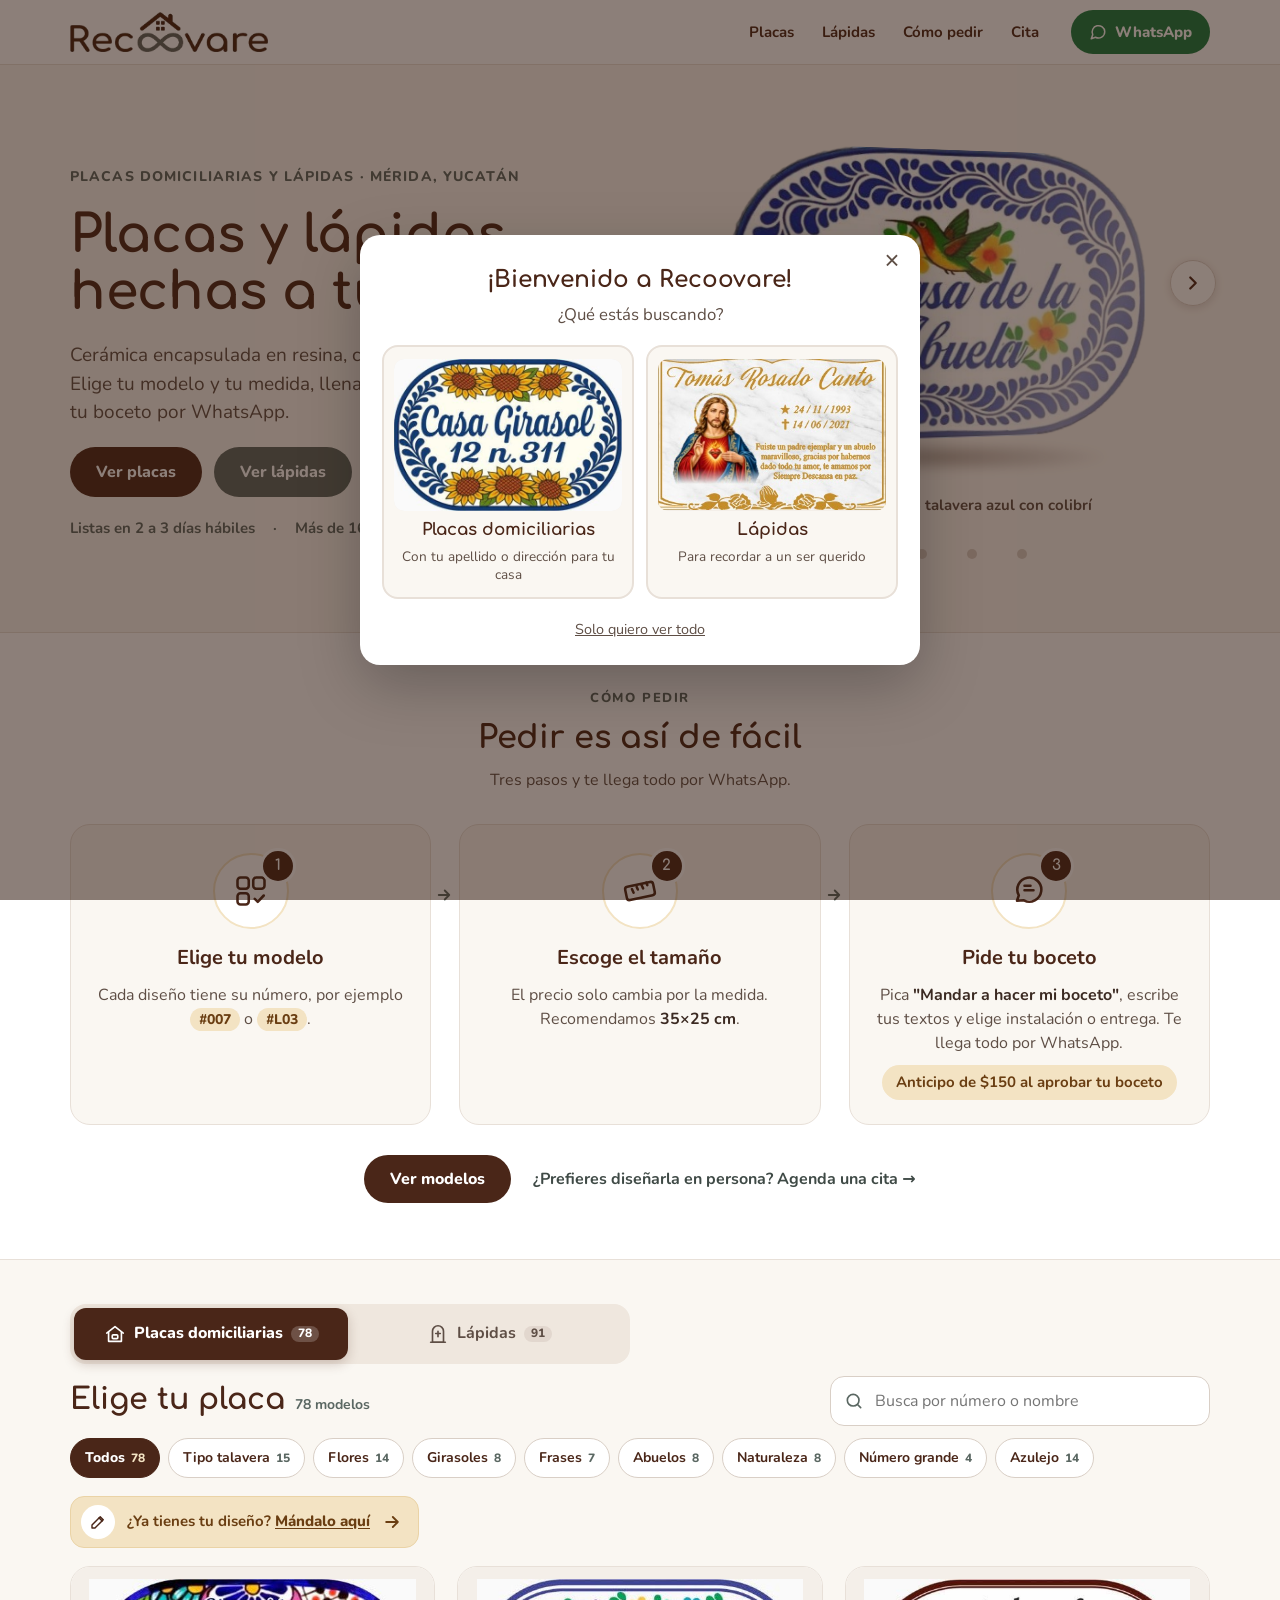
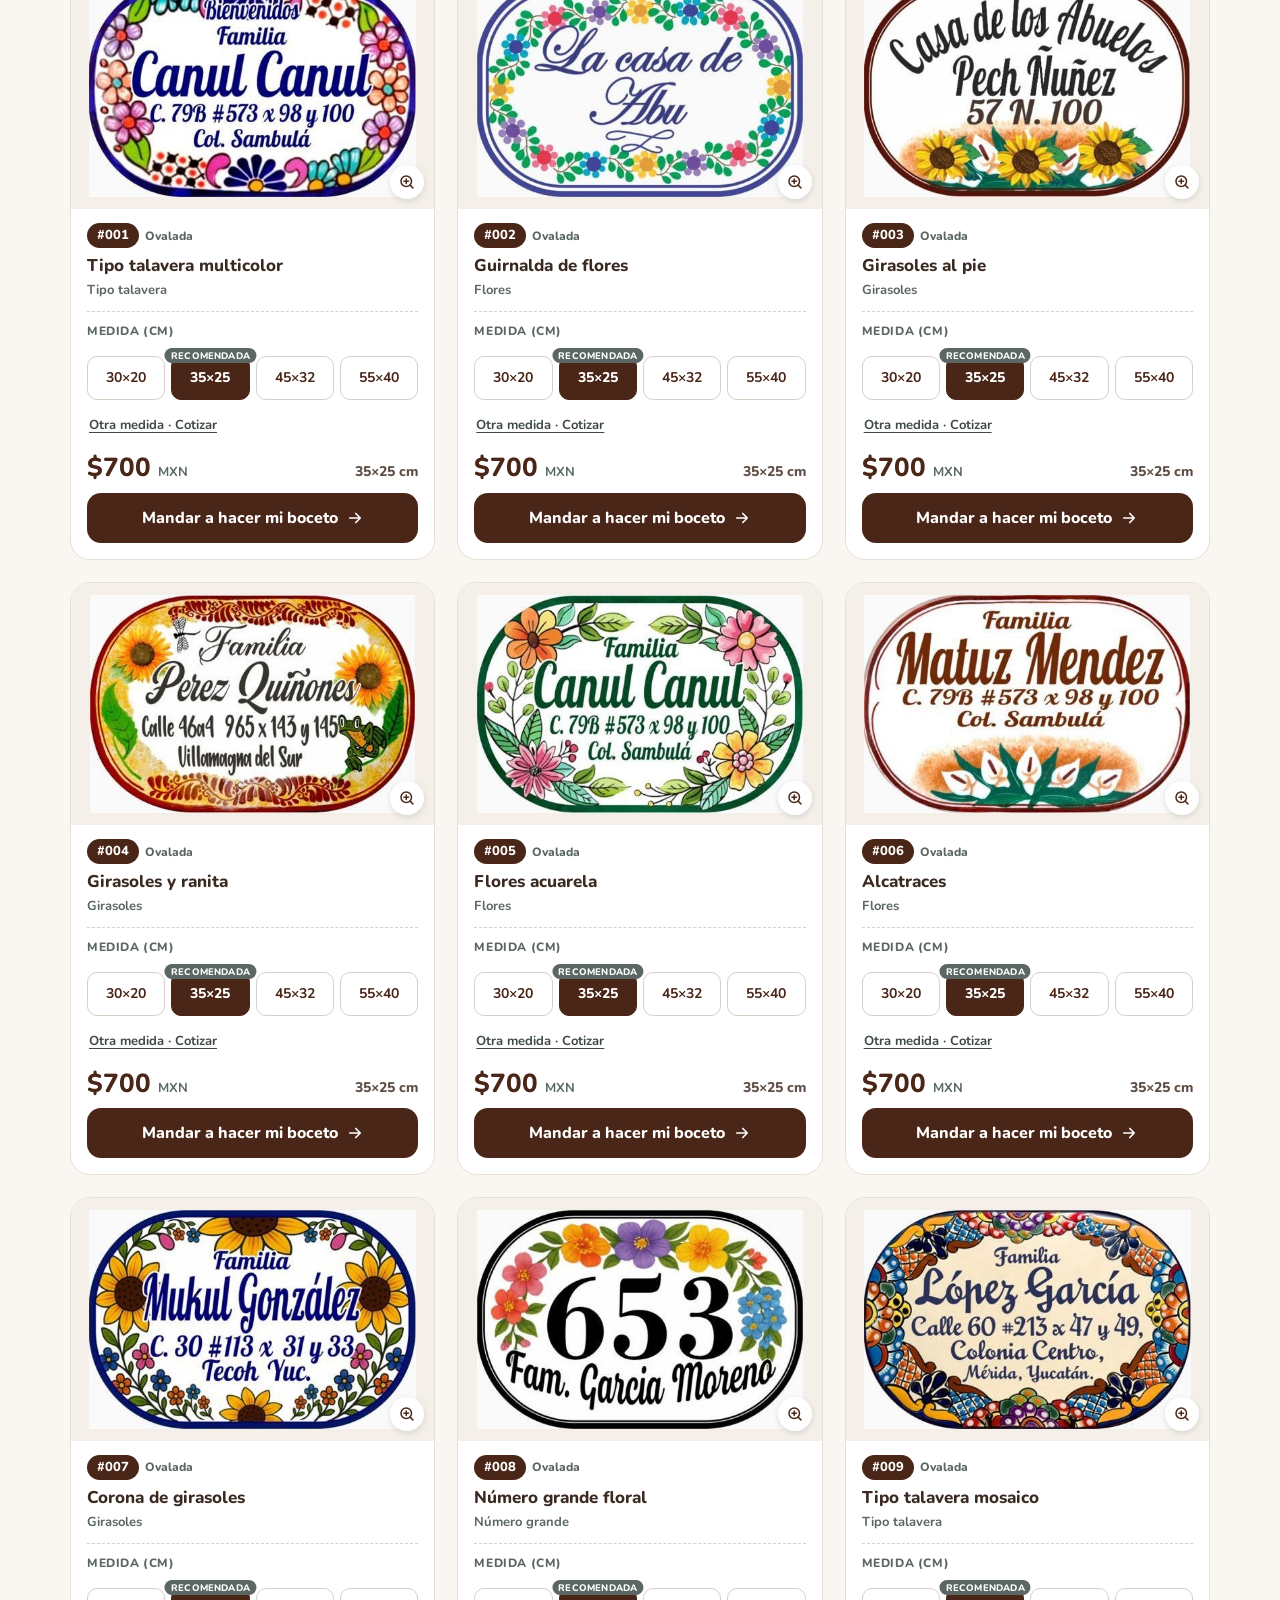
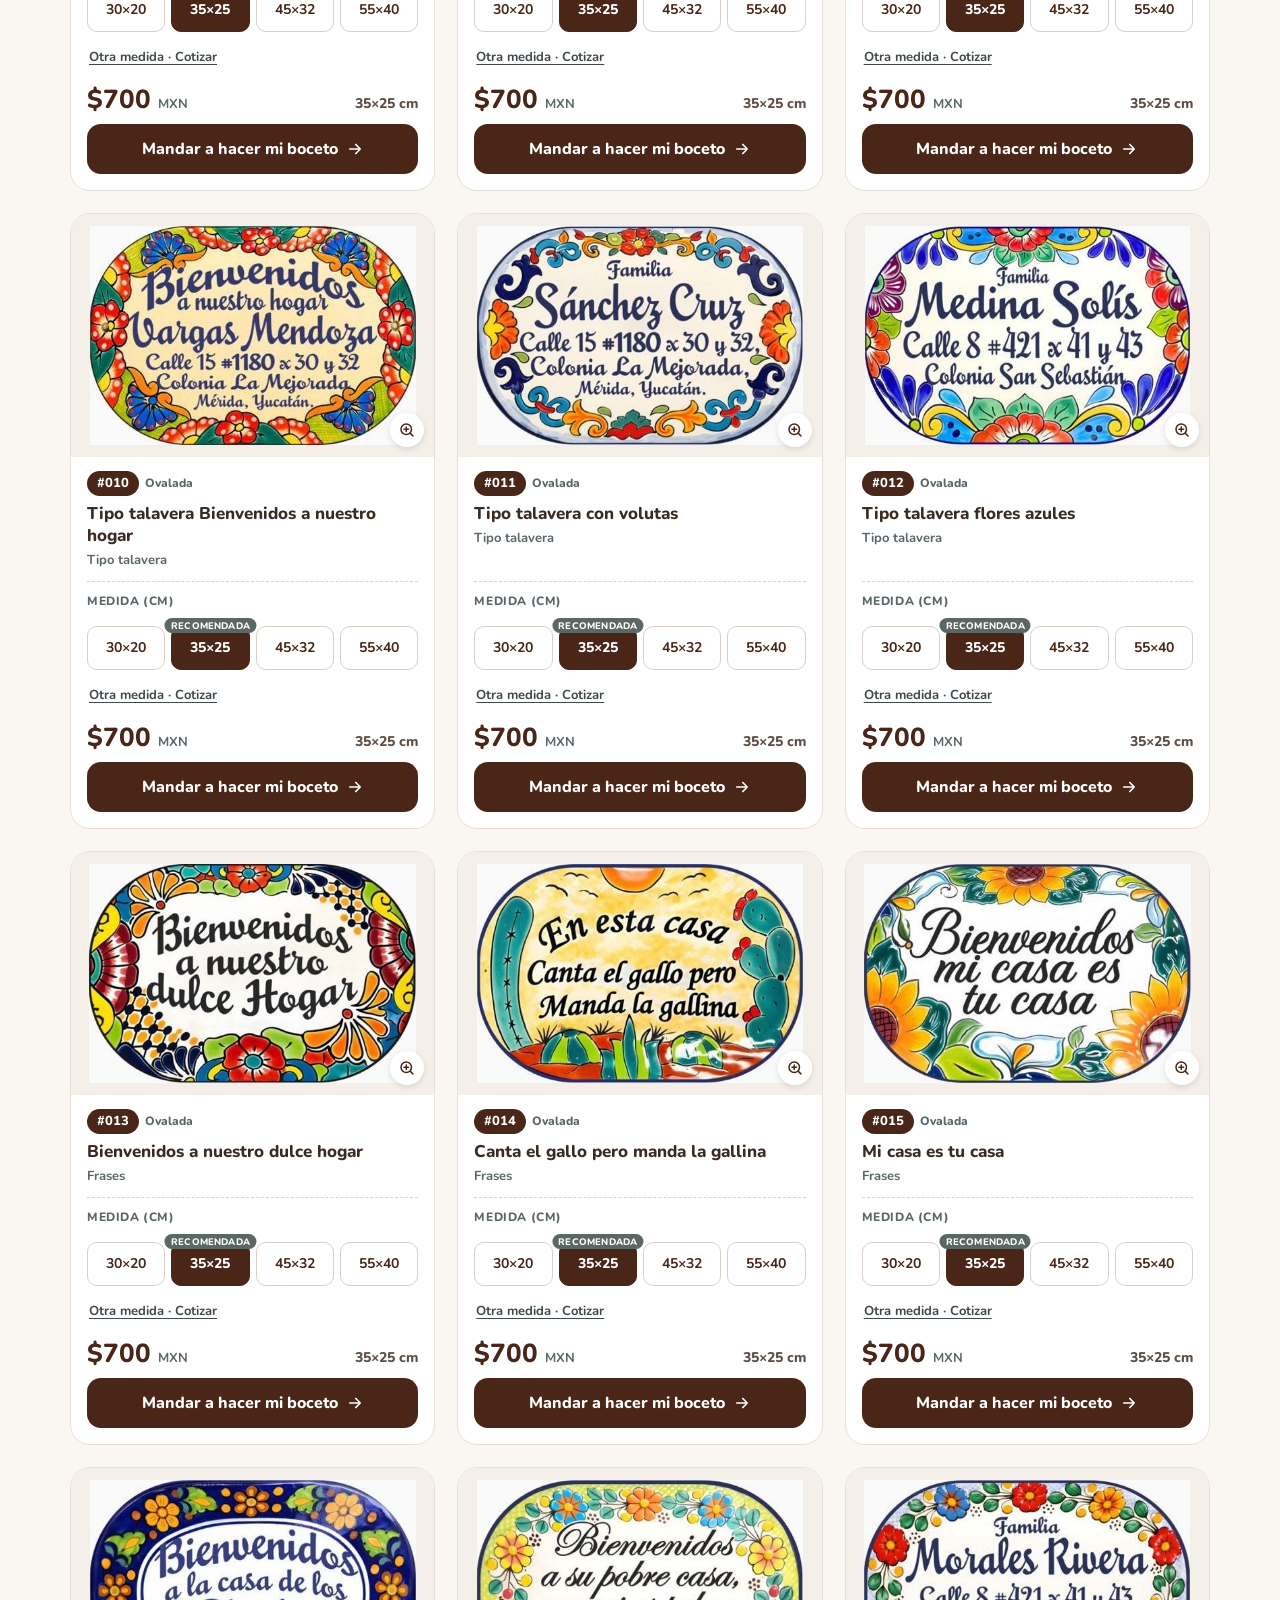
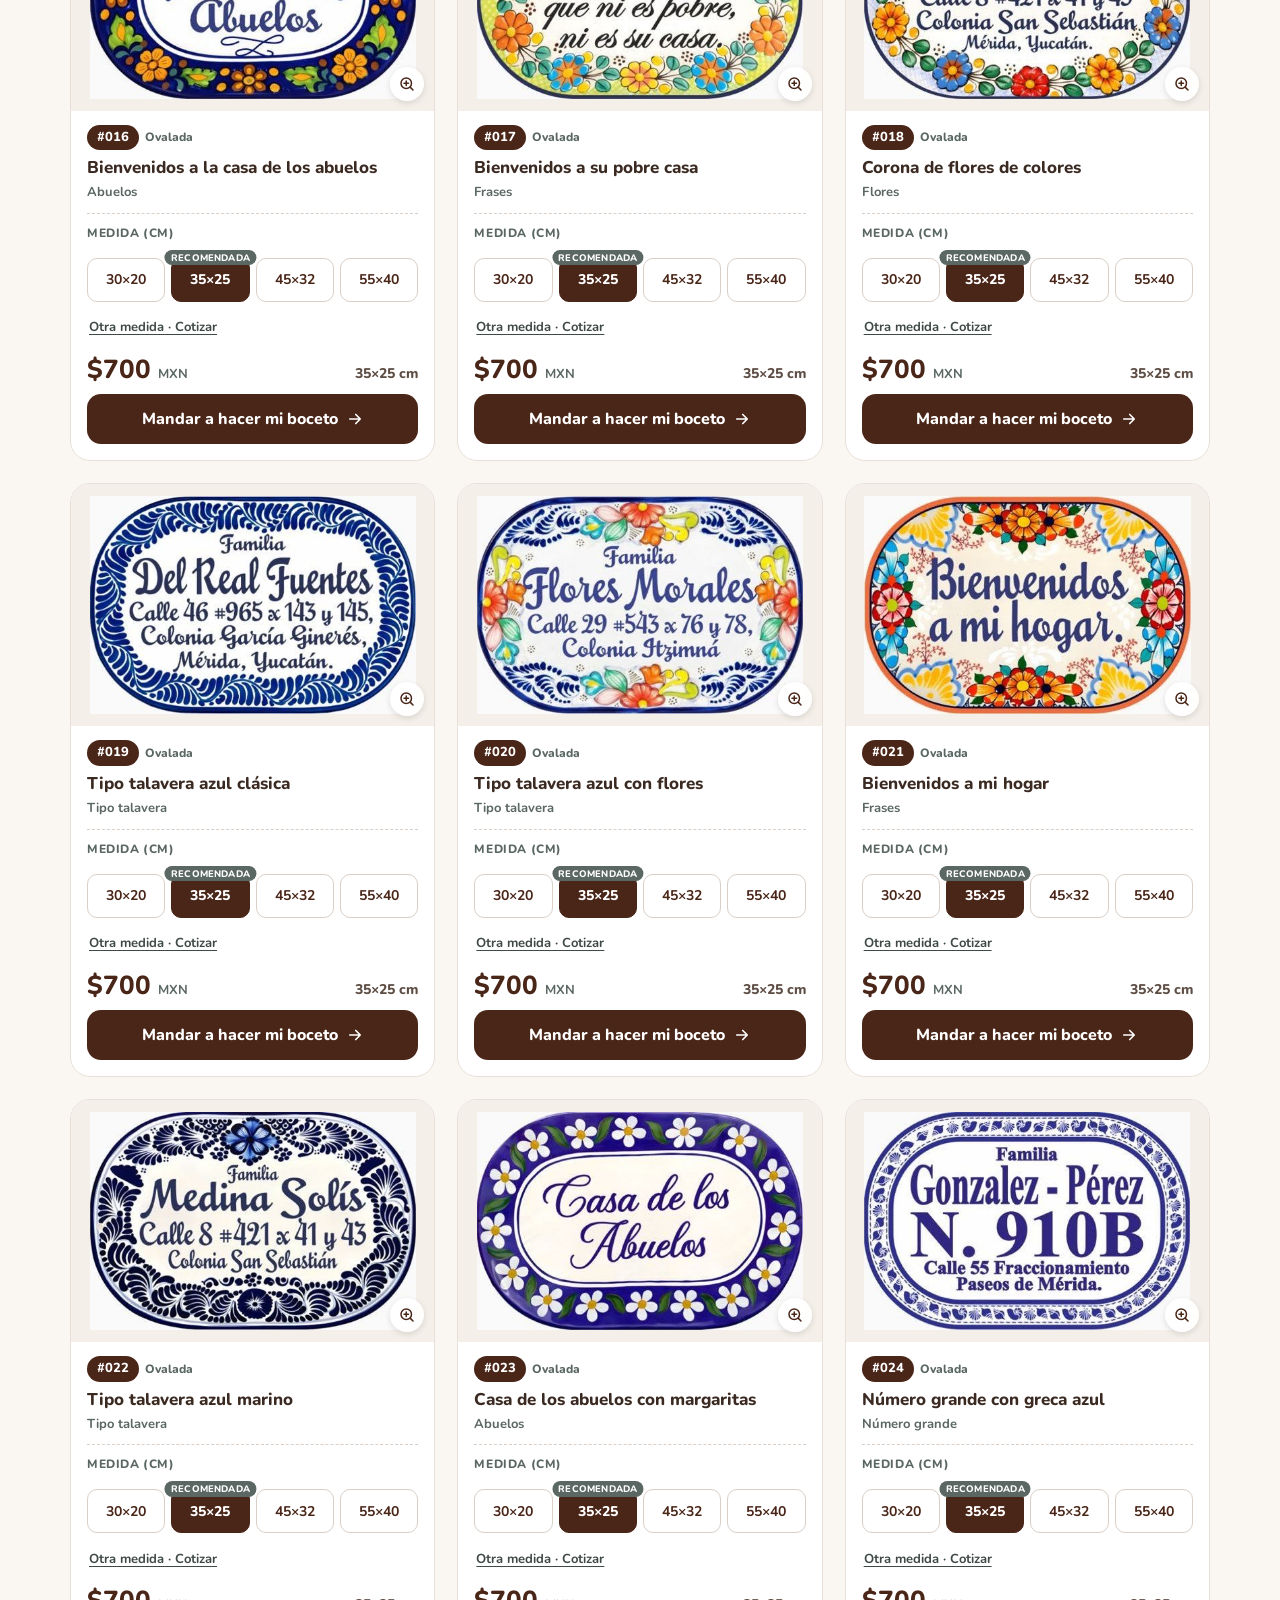
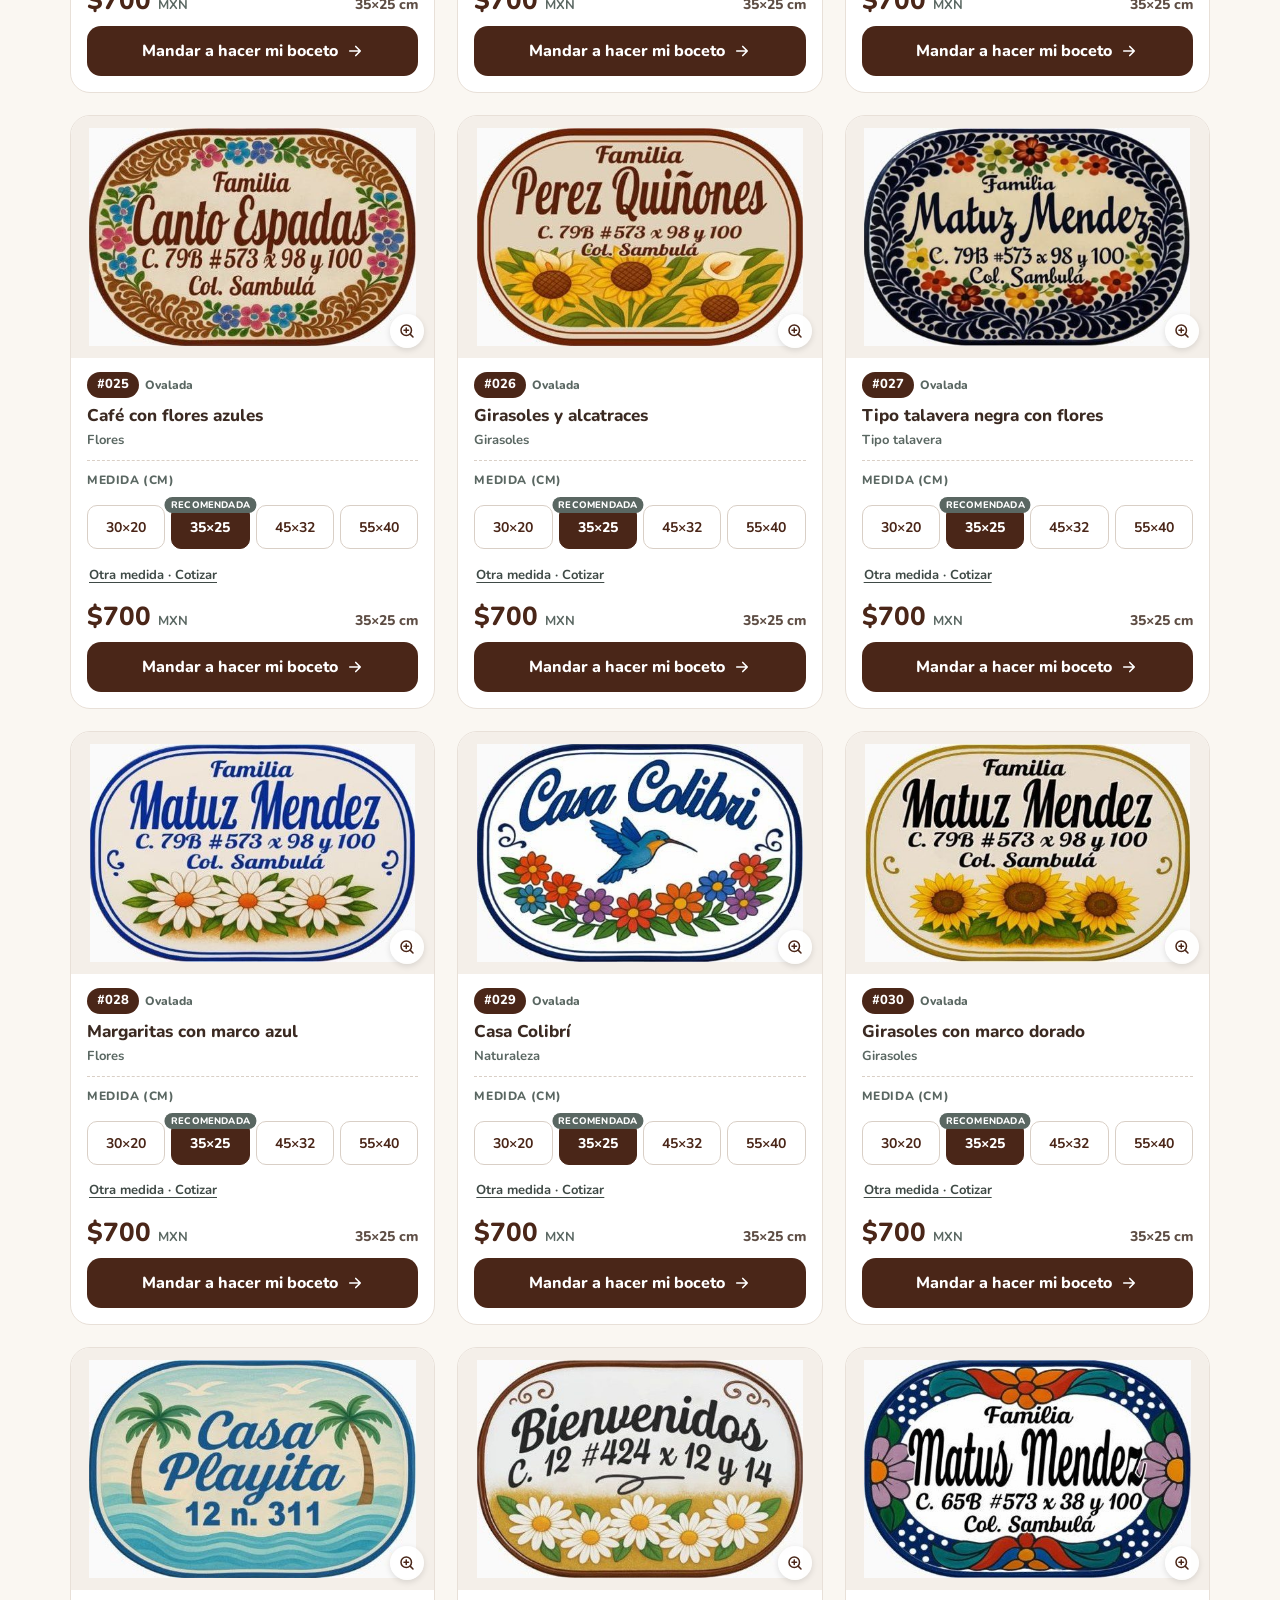
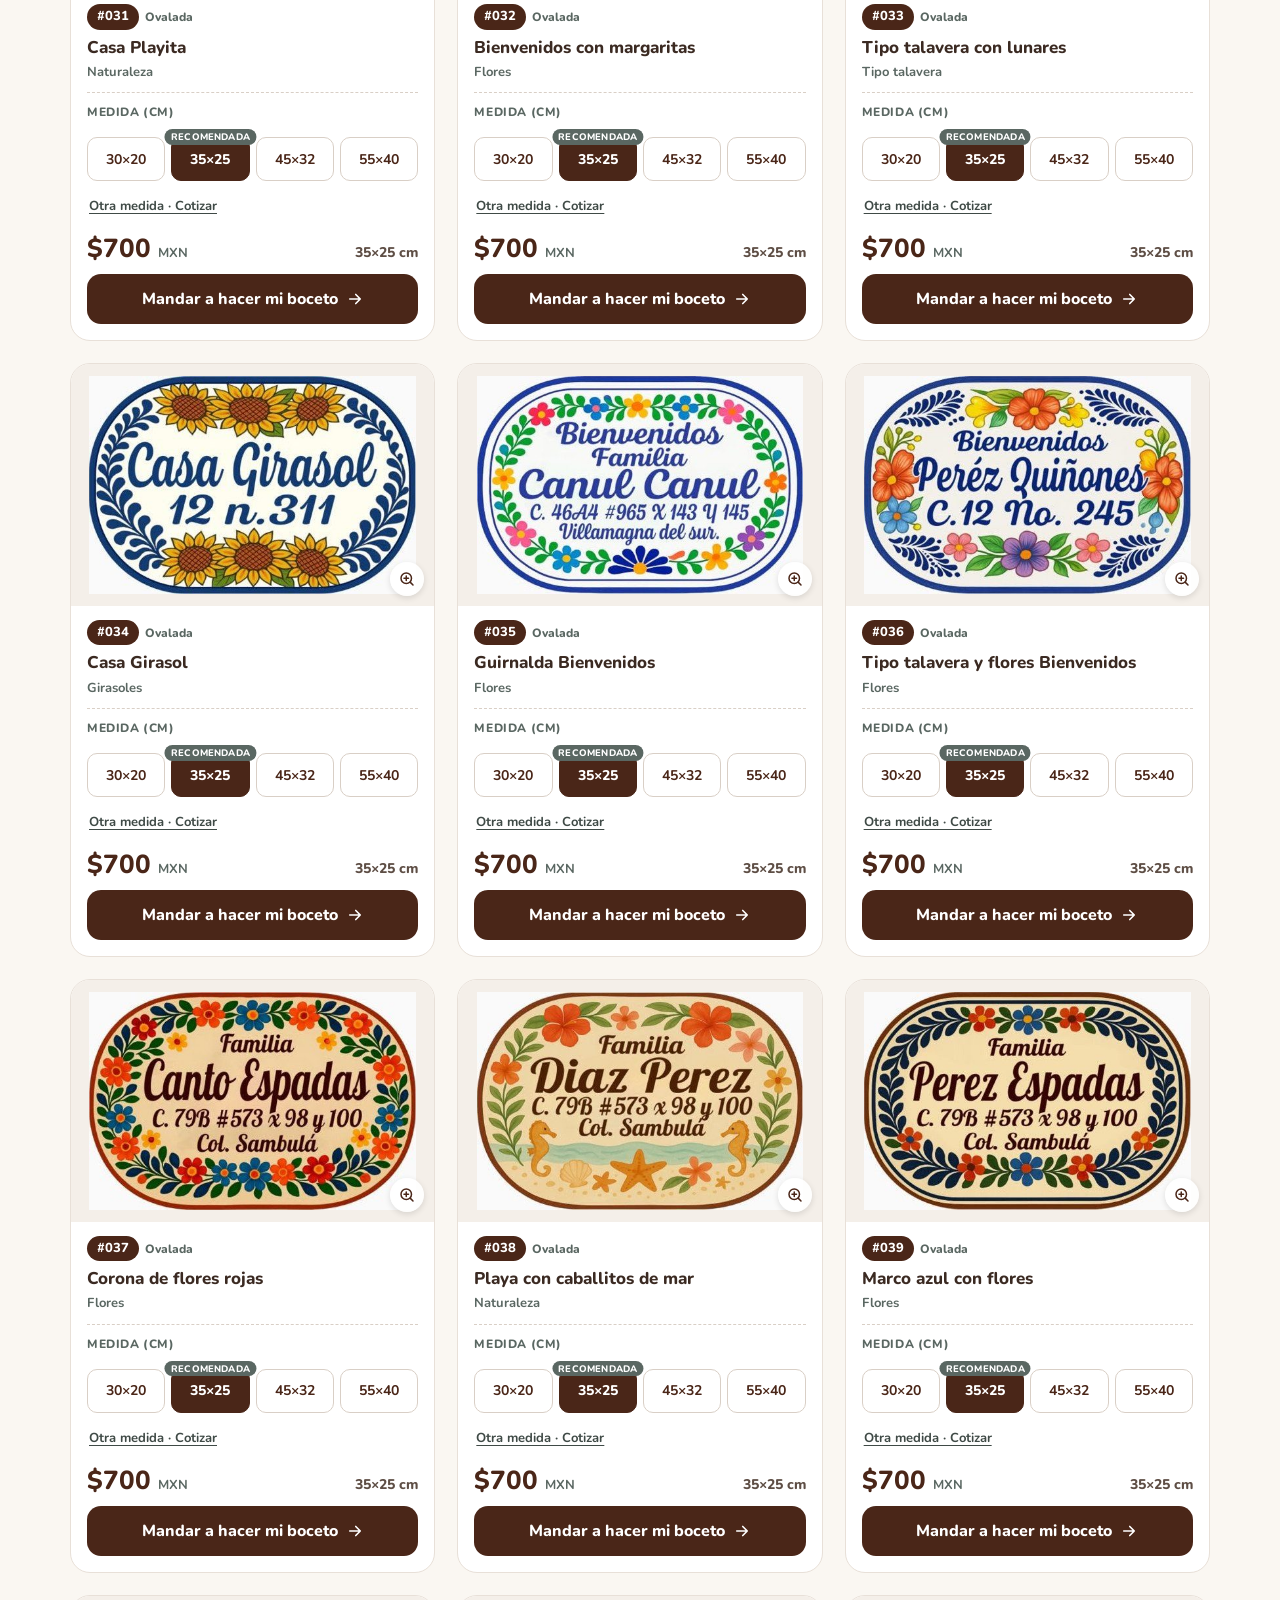
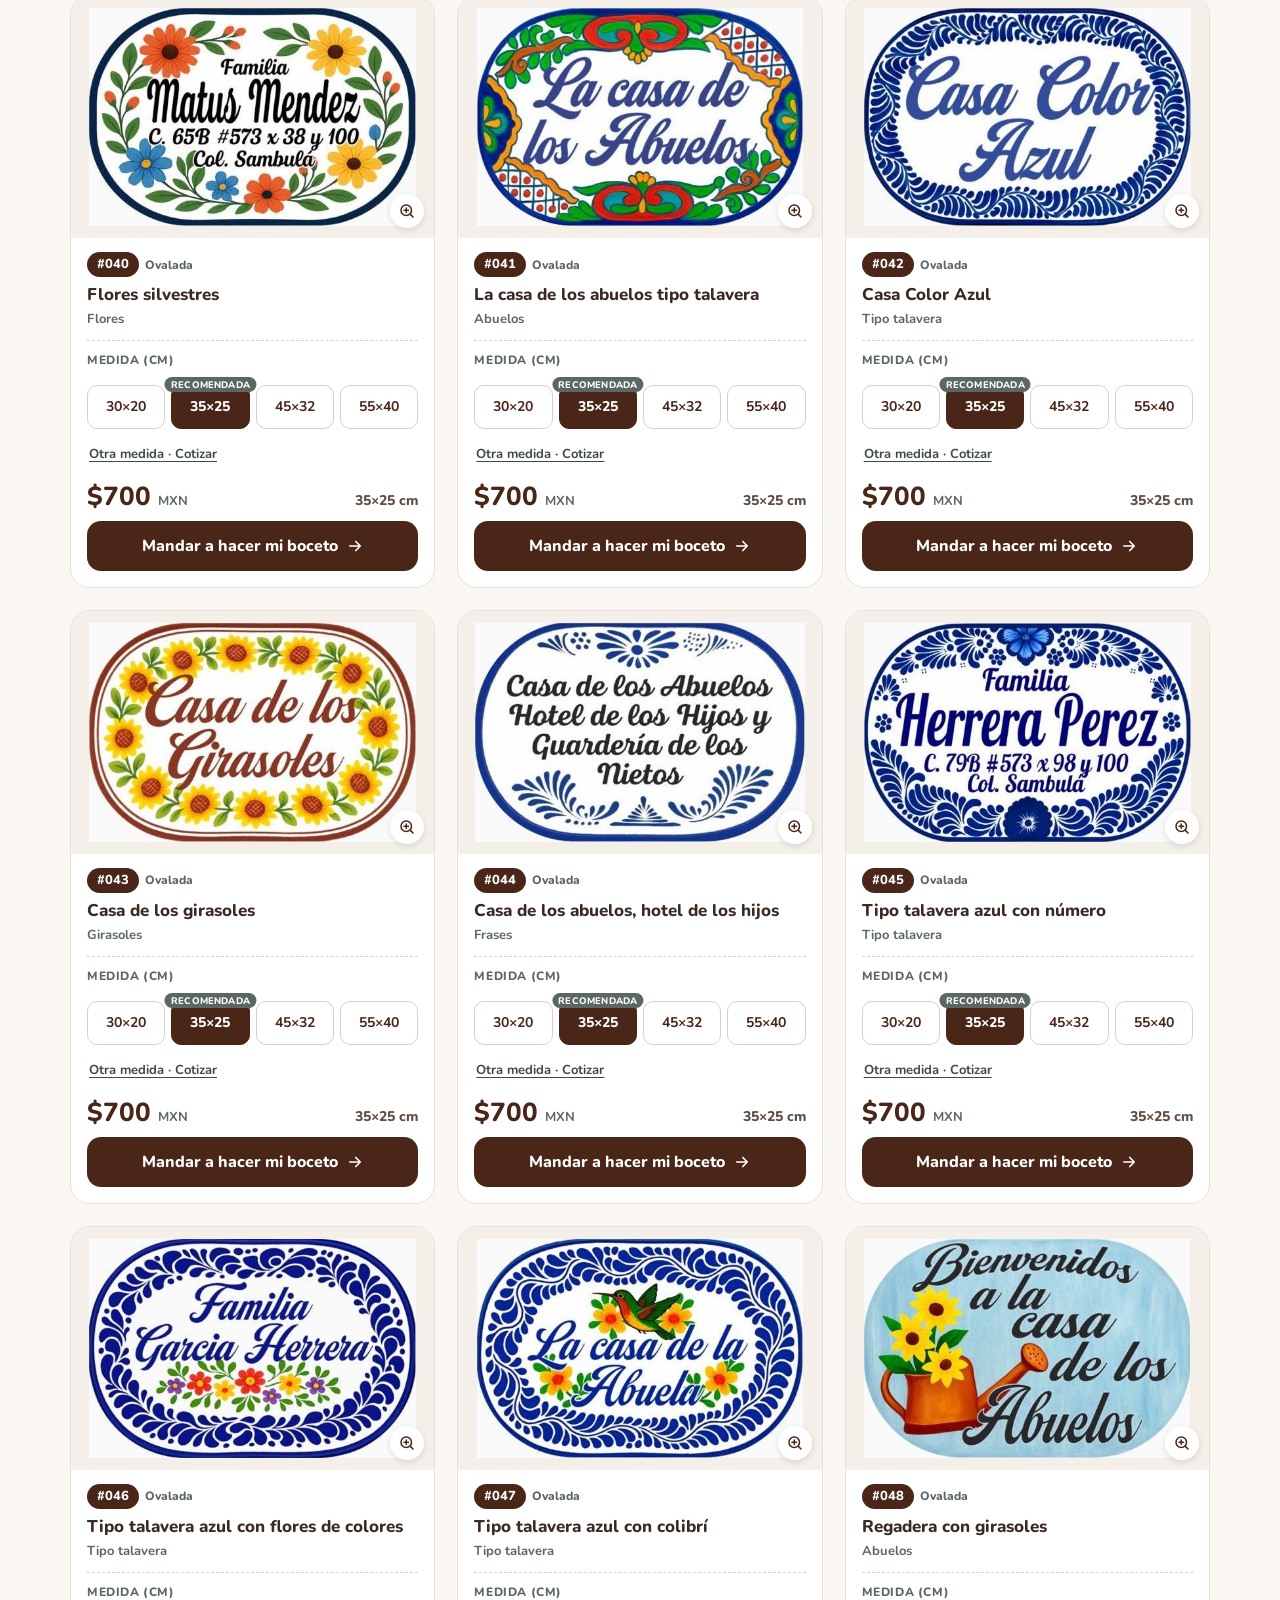
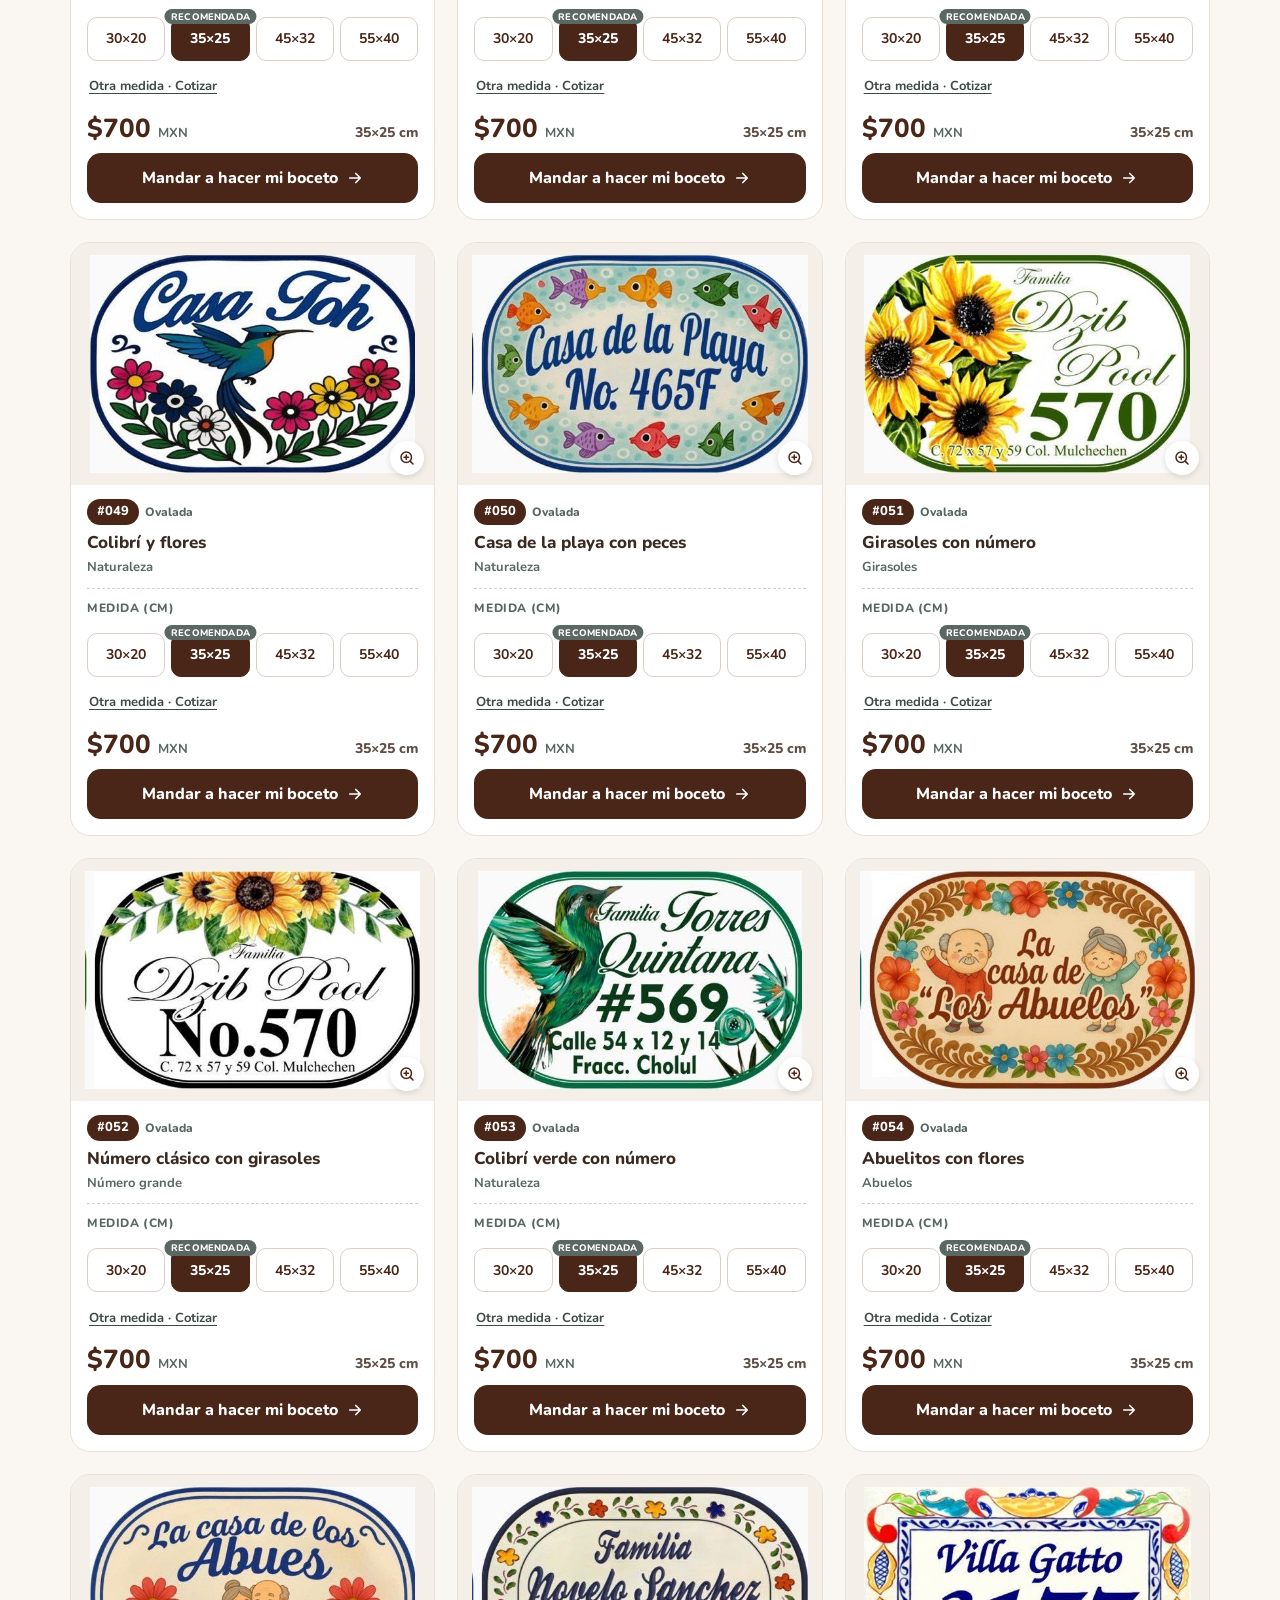
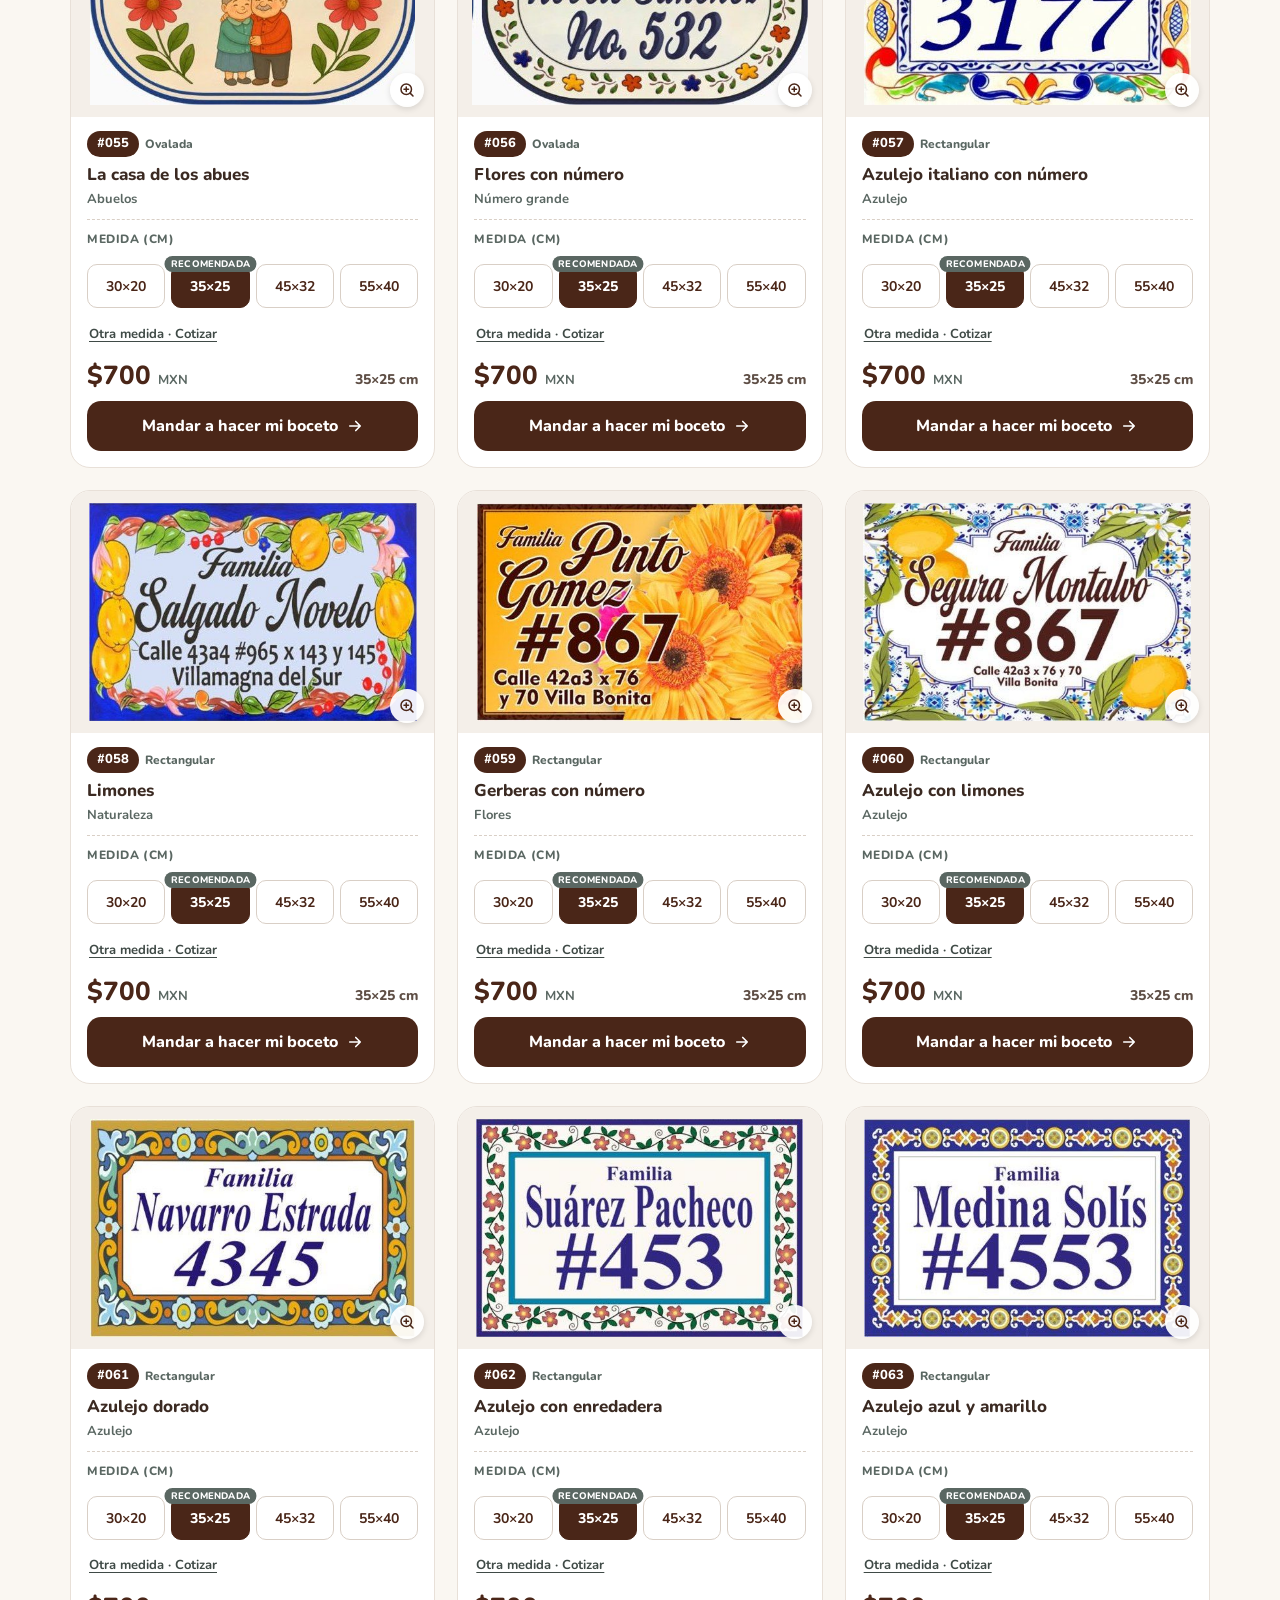
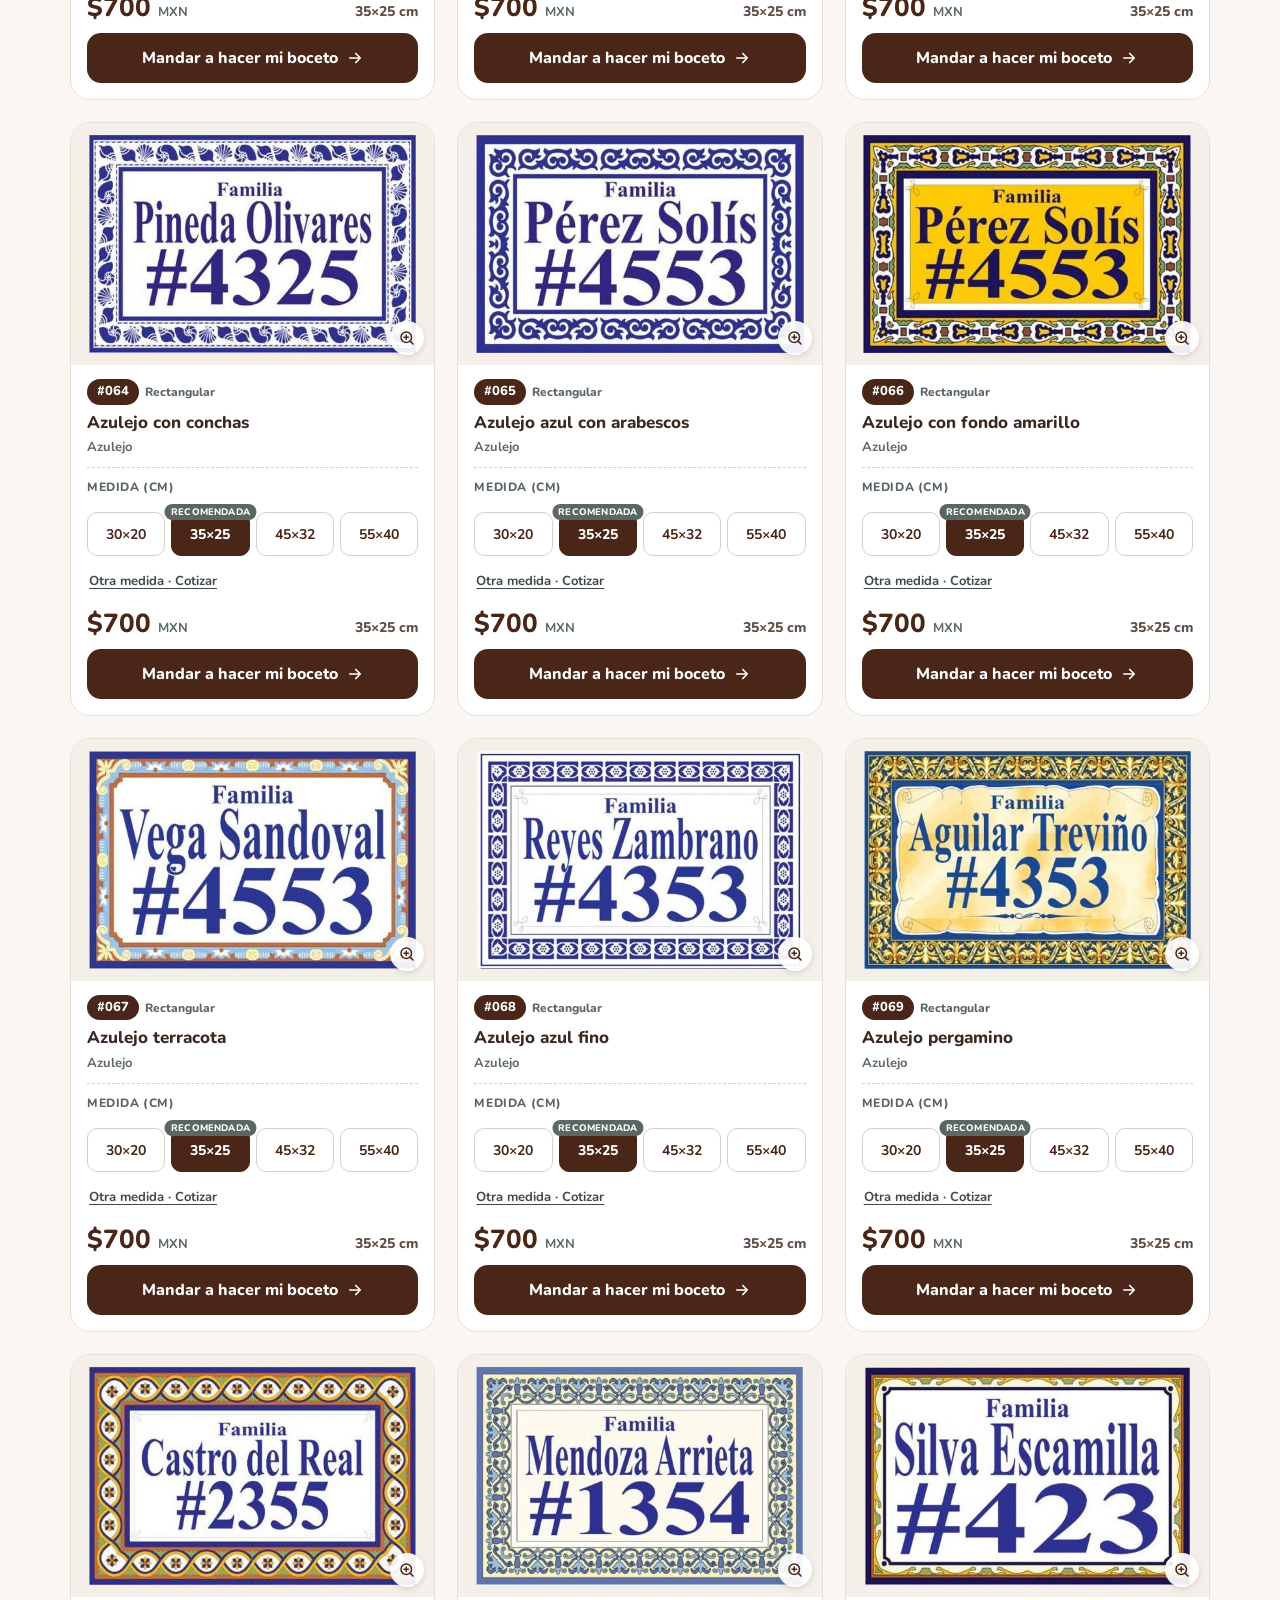
<file: index.html>
<!doctype html>
<html lang="es">
<head>
<meta charset="utf-8">
<meta name="viewport" content="width=device-width, initial-scale=1">
<title>Recoovare – Placas domiciliarias y lápidas en Mérida</title>
<meta name="description" content="Placas domiciliarias y lápidas personalizadas en Mérida, Yucatán. Más de 160 diseños personalizables. Pide por WhatsApp.">
<meta property="og:type" content="website">
<meta property="og:site_name" content="Recoovare">
<meta property="og:title" content="Catálogo de placas domiciliarias y lápidas · Recoovare">
<meta property="og:description" content="Más de 160 diseños personalizables en Mérida. Elige tu modelo y pide tu boceto digital gratis por WhatsApp.">
<meta property="og:image" content="https://recoovare.pages.dev/fotos/compartir.jpg">
<meta property="og:image:width" content="1200">
<meta property="og:image:height" content="630">
<meta property="og:url" content="https://recoovare.pages.dev/">
<meta name="twitter:card" content="summary_large_image">
<link rel="icon" href="fotos/logo.png">
<link rel="preconnect" href="https://fonts.googleapis.com">
<link rel="preconnect" href="https://fonts.gstatic.com" crossorigin>
<link rel="stylesheet" href="https://fonts.googleapis.com/css2?family=Comfortaa:wght@600;700&family=Nunito:wght@400;600;700;800&display=swap">
<link rel="stylesheet" href="estilos.css?v=202611151315">
</head>
<body>

<header class="topbar">
  <div class="wrap topbar-in">
    <a href="#inicio" class="logo"><img src="fotos/logo.png" alt="Recoovare"></a>
    <nav aria-label="Secciones" class="nav">
      <a href="#modelos" data-ir="placas">Placas</a>
      <a href="#modelos" data-ir="lapidas">Lápidas</a>
      <a href="#como-pedir">Cómo pedir</a>
      <a href="#cita">Cita</a>
    </nav>
    <a class="btn-wa-sm js-wa-general" href="#" target="_blank" rel="noopener">
      <svg width="18" height="18" viewBox="0 0 24 24" fill="none" stroke="currentColor" stroke-width="2" stroke-linecap="round" stroke-linejoin="round" aria-hidden="true"><path d="M21 11.5a8.4 8.4 0 0 1-12.3 7.5L3 21l2-5.5A8.4 8.4 0 1 1 21 11.5z"/></svg>
      WhatsApp
    </a>
  </div>
</header>

<main>
<section id="inicio" class="wrap hero">
  <div class="hero-text">
    <p class="kicker">Placas domiciliarias y lápidas · <span class="js-ciudad">Mérida, Yucatán</span></p>
    <h1>Placas y lápidas hechas a tu medida.</h1>
    <p class="lead">Cerámica encapsulada en resina, con más de 160 diseños. Elige tu modelo y tu medida, llena tus datos y te mandamos tu boceto por WhatsApp.</p>
    <div class="hero-btns">
      <a href="#modelos" class="btn btn-primary" data-ir="placas">Ver placas</a>
      <a href="#modelos" class="btn btn-secundario" data-ir="lapidas">Ver lápidas</a>
      <a href="#cita" class="btn btn-outline">Agendar cita</a>
    </div>
    <p class="hero-facts"><span>Listas en 2 a 3 días hábiles</span><span aria-hidden="true">·</span><span>Más de 160 diseños</span><span aria-hidden="true">·</span><span>100% editables</span></p>
  </div>
  <div class="hero-3d">
    <div class="escena" id="escena">
      <div class="placa3d" id="placa3d" aria-hidden="true"></div>
      <div class="sombra3d" id="sombra3d" aria-hidden="true"></div>
      <button type="button" class="p3d-flecha anterior" id="p3d-ant" aria-label="Diseño anterior"><svg width="22" height="22" viewBox="0 0 24 24" fill="none" stroke="currentColor" stroke-width="2.4" stroke-linecap="round" stroke-linejoin="round" aria-hidden="true"><path d="m15 18-6-6 6-6"/></svg></button>
      <button type="button" class="p3d-flecha siguiente" id="p3d-sig" aria-label="Siguiente diseño"><svg width="22" height="22" viewBox="0 0 24 24" fill="none" stroke="currentColor" stroke-width="2.4" stroke-linecap="round" stroke-linejoin="round" aria-hidden="true"><path d="m9 18 6-6-6-6"/></svg></button>
    </div>
    <a class="p3d-pie" id="p3d-pie" href="#modelos"></a>
    <div class="p3d-puntos" id="p3d-puntos" role="group" aria-label="Ver otro diseño"></div>
  </div>
</section>

<section id="como-pedir" class="band pedir">
  <div class="wrap stack">
    <div class="pedir-head">
      <span class="eyebrow">Cómo pedir</span>
      <h2>Pedir es así de fácil</h2>
      <p class="muted">Tres pasos y te llega todo por WhatsApp.</p>
    </div>
    <ol class="steps">
      <li class="step">
        <div class="step-ico" aria-hidden="true">
          <svg viewBox="0 0 24 24"><rect x="3" y="3" width="7.5" height="7.5" rx="2"/><rect x="13.5" y="3" width="7.5" height="7.5" rx="2"/><rect x="3" y="13.5" width="7.5" height="7.5" rx="2"/><path d="M14.5 17.2l2 2 4-4.2"/></svg>
          <span class="num">1</span>
        </div>
        <h3>Elige tu modelo</h3>
        <p>Cada diseño tiene su número, por ejemplo <span class="chip">#007</span> o <span class="chip">#L03</span>.</p>
      </li>
      <li class="step">
        <div class="step-ico" aria-hidden="true">
          <svg viewBox="0 0 24 24"><rect x="2.5" y="7.5" width="19" height="9" rx="1.8" transform="rotate(-12 12 12)"/><path d="M7 9.6l.6 2.6M10.4 8.9l.4 1.8M13.8 8.1l.6 2.6M17.2 7.4l.4 1.8" transform="rotate(-12 12 12) translate(0 0)"/></svg>
          <span class="num">2</span>
        </div>
        <h3>Escoge el tamaño</h3>
        <p>El precio solo cambia por la medida. Recomendamos <strong>35×25 cm</strong>.</p>
      </li>
      <li class="step">
        <div class="step-ico" aria-hidden="true">
          <svg viewBox="0 0 24 24"><path d="M4 18.5l1.2-3.6A8 8 0 1 1 8.6 18.2z"/><path d="M9 11.5h6M9 8.5h4"/></svg>
          <span class="num">3</span>
        </div>
        <h3>Pide tu boceto</h3>
        <p>Pica <strong>"Mandar a hacer mi boceto"</strong>, escribe tus textos y elige instalación o entrega. Te llega todo por WhatsApp.</p>
        <p class="step-nota">Anticipo de <strong class="js-anticipo">$150</strong> al aprobar tu boceto</p>
      </li>
    </ol>
    <div class="pedir-cta">
      <a href="#modelos" class="btn btn-primary">Ver modelos</a>
      <a href="#cita" class="pedir-link">¿Prefieres diseñarla en persona? Agenda una cita →</a>
    </div>
  </div>
</section>

<section id="modelos" class="modelos">
  <div class="wrap cat">
    <div class="cat-head">
      <div class="tabs" role="group" aria-label="Tipo de producto" id="tabs"></div>
      <div class="cat-fila">
        <div class="cat-titulo">
          <h2 id="titulo-modelos">Elige tu placa</h2>
          <p id="conteo"></p>
        </div>
        <div class="buscar">
          <label for="buscar" class="sr-only">Busca por número o nombre</label>
          <svg class="buscar-ico" viewBox="0 0 24 24" aria-hidden="true"><circle cx="11" cy="11" r="7"/><path d="M20 20l-3.5-3.5"/></svg>
          <input id="buscar" type="search" placeholder="Busca por número o nombre" autocomplete="off" enterkeyhint="search">
          <button type="button" class="buscar-limpiar" id="buscar-limpiar" aria-label="Borrar búsqueda" hidden>×</button>
        </div>
      </div>
      <div class="chips" role="group" aria-label="Categorías" id="categorias"></div>
    </div>
    <a class="franja-diseno js-abrir-diseno" href="#mi-diseno">
      <span class="franja-ico" aria-hidden="true"><svg viewBox="0 0 24 24"><path d="M4 20h4L19 9l-4-4L4 16z"/><path d="M13.5 6.5l4 4"/></svg></span>
      <span class="franja-txt"><strong>¿Ya tienes tu diseño?</strong> <span>Mándalo aquí</span></span>
      <svg class="franja-flecha" viewBox="0 0 24 24" aria-hidden="true"><path d="M5 12h14M13 6l6 6-6 6"/></svg>
    </a>
    <p class="vacio" id="vacio" hidden>No encontramos ese modelo. Prueba con otro número, nombre o categoría.</p>
    <div class="grid" id="grid"></div>
  </div>
</section>

<!-- Foto ampliada de un modelo -->
<div class="visor" id="visor" hidden role="dialog" aria-modal="true" aria-label="Foto ampliada del modelo">
  <div class="visor-caja">
    <button type="button" class="visor-cerrar" id="visor-cerrar" aria-label="Cerrar foto">×</button>
    <div class="visor-foto"><img id="visor-img" alt=""></div>
    <p class="visor-ayuda" id="visor-ayuda" aria-live="polite">Toca la foto para acercar</p>
    <div class="visor-pie">
      <div><span class="code" id="visor-code"></span> <strong id="visor-nombre"></strong></div>
      <button type="button" class="btn-pedir" id="visor-pedir">Mandar a hacer mi boceto</button>
    </div>
  </div>
</div>

<section id="mi-diseno" class="md-tarjeta-sec">
  <div class="wrap">
    <div class="md-tarjeta">
      <span class="md-tarjeta-ico" aria-hidden="true"><svg viewBox="0 0 24 24"><rect x="3" y="4" width="18" height="14" rx="2"/><path d="M3 15l5-5 4 4 3-3 6 6"/><circle cx="15.5" cy="8.5" r="1.5"/></svg></span>
      <div class="md-tarjeta-txt">
        <h2>¿Ya tienes tu diseño?</h2>
        <p>Lo hacemos en placa domiciliaria o lápida.</p>
      </div>
      <button type="button" class="btn-pedir js-abrir-diseno">Enviar mi diseño <svg width="18" height="18" viewBox="0 0 24 24" fill="none" stroke="currentColor" stroke-width="2.2" stroke-linecap="round" stroke-linejoin="round" aria-hidden="true"><path d="M5 12h14M13 6l6 6-6 6"/></svg></button>
    </div>
  </div>
</section>

<section id="cita" class="cita-sec">
  <div class="wrap">
    <div class="cita-head">
      <span class="eyebrow">Cita en persona</span>
      <h2>Diseñemos juntos tu placa</h2>
      <p>Agenda una visita para diseñar tu placa o lápida con nosotros.</p>
    </div>
    <div class="cita-grid">
      <form id="form-cita" class="cita-form" novalidate>
        <div class="campo">
          <label for="cita-nombre">Tu nombre <span class="req" aria-hidden="true">*</span></label>
          <input id="cita-nombre" name="nombre" type="text" placeholder="Ej. María López" autocomplete="name">
          <p class="msg-error" hidden>Escribe tu nombre.</p>
        </div>
        <fieldset class="campo">
          <legend class="cita-leg">¿Qué quieres diseñar?</legend>
          <div class="pildoras pildoras-3">
            <label><input type="radio" name="que" value="Placa domiciliaria" checked><span>Placa domiciliaria</span></label>
            <label><input type="radio" name="que" value="Lápida"><span>Lápida</span></label>
            <label><input type="radio" name="que" value="Placa domiciliaria y lápida"><span>Ambas</span></label>
          </div>
        </fieldset>
        <fieldset class="campo">
          <legend class="cita-leg">Día de tu visita <span class="req" aria-hidden="true">*</span></legend>
          <div class="dias" id="cita-dias" role="radiogroup" aria-label="Día de tu visita"></div>
        </fieldset>
        <fieldset class="campo">
          <legend class="cita-leg">Hora <span class="req" aria-hidden="true">*</span> <span class="cita-dia-sel" id="cita-dia-sel"></span></legend>
          <div class="horas" id="cita-horas" role="radiogroup" aria-label="Hora"></div>
          <p class="msg-error" id="cita-hora-error" hidden>Elige una hora para tu visita.</p>
        </fieldset>
        <details class="cita-mas">
          <summary>Agregar detalles <span>(opcional)</span></summary>
          <div class="cita-mas-cuerpo">
            <div class="campo">
              <label for="cita-modelo">Modelo que te gustó</label>
              <input id="cita-modelo" name="modelo" type="text" placeholder="Ej. #007 o L03">
            </div>
            <div class="campo">
              <label for="cita-notas">Comentarios</label>
              <textarea id="cita-notas" name="notas" placeholder="Ej. vamos dos personas, quiero ver colores…"></textarea>
            </div>
          </div>
        </details>
        <p class="aviso"><svg width="18" height="18" viewBox="0 0 24 24" fill="none" stroke="currentColor" stroke-width="2" stroke-linecap="round" stroke-linejoin="round" aria-hidden="true"><circle cx="12" cy="12" r="9"/><path d="M12 11v5M12 7.5v.5"/></svg><span>Te confirmaremos la disponibilidad por WhatsApp.</span></p>
        <button type="submit" class="btn-wa"><svg width="20" height="20" viewBox="0 0 24 24" fill="none" stroke="currentColor" stroke-width="2" stroke-linecap="round" stroke-linejoin="round" aria-hidden="true"><path d="M21 11.5a8.4 8.4 0 0 1-12.3 7.5L3 21l2-5.5A8.4 8.4 0 1 1 21 11.5z"/></svg> Solicitar cita por WhatsApp</button>
      </form>
      <aside class="ubicacion" id="ubicacion">
        <h3>Dónde estamos</h3>
        <div id="ubicacion-info"></div>
        <div class="horario" id="horario"></div>
      </aside>
    </div>
  </div>
</section>

<section id="info-sec" class="band saber">
  <div class="wrap stack">
    <div class="pedir-head">
      <span class="eyebrow">Lo que debes saber</span>
      <h2>Todo claro antes de pedir</h2>
      <p class="muted">Tiempos, pagos, entrega e instalación en un vistazo.</p>
    </div>

    <div class="saber-datos">
      <div class="dato">
        <div class="dato-ico" aria-hidden="true"><svg viewBox="0 0 24 24"><path d="M12 3l9 4.5-9 4.5-9-4.5z"/><path d="M3 12l9 4.5 9-4.5"/><path d="M3 16.5L12 21l9-4.5"/></svg></div>
        <div><span class="dato-tit">Material</span><strong class="dato-valor">Cerámica en losa</strong><p>Encapsulada en resina.</p></div>
      </div>
      <div class="dato">
        <div class="dato-ico" aria-hidden="true"><svg viewBox="0 0 24 24"><circle cx="12" cy="12" r="8.5"/><path d="M12 7.5V12l3 2"/></svg></div>
        <div><span class="dato-tit">Tiempo de entrega</span><strong class="dato-valor">2 a 3 días hábiles</strong><p>Después de tu anticipo.</p></div>
      </div>
      <div class="dato">
        <div class="dato-ico" aria-hidden="true"><svg viewBox="0 0 24 24"><rect x="2.5" y="6" width="19" height="12" rx="2"/><circle cx="12" cy="12" r="2.6"/><path d="M6 9.5v5M18 9.5v5"/></svg></div>
        <div><span class="dato-tit">Anticipo</span><strong class="dato-valor js-anticipo">$150</strong><p>Se descuenta del total. Lo pagas al aprobar tu boceto.</p></div>
      </div>
    </div>

    <div class="saber-dos">
      <article class="saber-card">
        <h3><span class="saber-h-ico" aria-hidden="true"><svg viewBox="0 0 24 24"><path d="M3 7h11v9H3z"/><path d="M14 10h4l3 3v3h-7"/><circle cx="7" cy="17.5" r="1.8"/><circle cx="17" cy="17.5" r="1.8"/></svg></span>Entrega</h3>
        <ul class="opciones">
          <li><div><strong>Pasas a recogerla</strong><span>Villamagna del Sur, Mérida.</span></div><em class="tag-ok">Sin costo</em></li>
          <li><div><strong>Te la enviamos a domicilio</strong><span>Si no requieres instalación.</span></div><em class="tag-extra">Costo extra</em></li>
          <li><div><strong>Si te la instalamos</strong><span>Llevamos la pieza al lugar.</span></div><em class="tag-ok">Traslado incluido</em></li>
        </ul>
      </article>

      <article class="saber-card">
        <h3><span class="saber-h-ico" aria-hidden="true"><svg viewBox="0 0 24 24"><path d="M14.5 5.5l4 4L9 19H5v-4z"/><path d="M12.5 7.5l4 4"/></svg></span>Instalación</h3>
        <div class="inst-cols">
          <div class="inst-col">
            <span class="inst-tit">La instalas tú</span>
            <ul class="opciones">
              <li><div><strong>Con orificios</strong><span>Para taquetes y tornillos.</span></div></li>
              <li><div><strong>Sin orificios</strong><span>Para cemento blanco.</span></div></li>
            </ul>
          </div>
          <div class="inst-col">
            <span class="inst-tit">Te la instalamos</span>
            <ul class="opciones">
              <li><div><strong>Con taquetes y tornillos</strong><span>Traslado incluido.</span></div><em class="precio">$125</em></li>
              <li><div><strong>Con cemento blanco</strong><span>Traslado incluido.</span></div><em class="precio">$150</em></li>
            </ul>
          </div>
        </div>
        <div class="cobertura">
          <p><strong>Placas:</strong> en tu domicilio, en Mérida y alrededores.</p>
          <p><strong>Lápidas:</strong> en cementerios de Mérida y alrededores.</p>
          <p class="muted">Con tu ubicación te confirmamos la cobertura.</p>
        </div>
      </article>
    </div>
  </div>
</section>


</main>

<!-- Página del pedido: se llena al picar "Mandar a hacer mi boceto" -->
<div id="pedido-vista" class="pd" hidden></div>

<!-- Página "Enviar mi diseño": se abre con el botón de la tarjeta -->
<div id="diseno-vista" class="pd" hidden>
  <div class="wrap pd-wrap md-wrap">
    <button type="button" class="pd-volver js-volver-diseno"><svg width="18" height="18" viewBox="0 0 24 24" fill="none" stroke="currentColor" stroke-width="2.2" stroke-linecap="round" stroke-linejoin="round" aria-hidden="true"><path d="M19 12H5M11 6l-6 6 6 6"/></svg> Volver al catálogo</button>
    <div class="pd-head">
      <span class="eyebrow">Diseño propio</span>
      <h1>Enviar mi diseño</h1>
      <p>Si ya traes tu diseño hecho, lo hacemos en cerámica encapsulada en resina. Mismo precio por medida que los modelos del catálogo.</p>
    </div>
    <div class="md-pasos">
      <p class="md-pasos-tit">Así funciona</p>
      <ol>
        <li><span class="num">1</span><span><strong>Llena el formulario</strong> con la medida, instalación o entrega.</span></li>
        <li><span class="num">2</span><span><strong>Manda tu diseño</strong> por WhatsApp en el chat que se abre.</span></li>
        <li><span class="num">3</span><span><strong>Revisa la prueba</strong> que te enviamos y apruébala.</span></li>
        <li><span class="num">4</span><span><strong>Lo hacemos</strong> en 2 a 3 días hábiles después de tu anticipo.</span></li>
      </ol>
    </div>
    <form id="form-diseno" class="pd-form" novalidate>
      <section class="pd-bloque">
        <div class="pd-cab"><span class="pd-ico" aria-hidden="true"><svg viewBox="0 0 24 24"><circle cx="12" cy="8" r="4"/><path d="M4 21a8 8 0 0 1 16 0"/></svg></span><div><h2>Tus datos</h2><p>¿A nombre de quién y qué vamos a hacer?</p></div></div>
        <div class="campo">
          <label for="md-nombre">Tu nombre <span class="req" aria-hidden="true">*</span></label>
          <input id="md-nombre" name="nombre" type="text" placeholder="Ej. María López" autocomplete="name">
          <p class="msg-error" hidden>Escribe tu nombre.</p>
        </div>
        <fieldset class="campo opciones">
          <legend>¿Qué es?</legend>
          <div class="op-lista op-dos">
            <label class="op-card"><input type="radio" name="md-tipo" value="placas" checked><span class="op-marca" aria-hidden="true"></span><span class="op-txt"><strong>Placa domiciliaria</strong></span></label>
            <label class="op-card"><input type="radio" name="md-tipo" value="lapidas"><span class="op-marca" aria-hidden="true"></span><span class="op-txt"><strong>Lápida</strong></span></label>
          </div>
        </fieldset>
      </section>
      <section class="pd-bloque">
        <div class="pd-cab"><span class="pd-ico" aria-hidden="true"><svg viewBox="0 0 24 24"><rect x="2.5" y="7.5" width="19" height="9" rx="1.8"/><path d="M7 7.5v3M11 7.5v2M15 7.5v3M19 7.5v2"/></svg></span><div><h2>Medida</h2><p>Elige el formato y el tamaño en centímetros.</p></div></div>
        <div id="md-medidas" class="md-medidas"></div>
        <div class="pd-precio-fila"><span class="pd-medida" id="md-medida-txt"></span><span class="pd-precio" id="md-precio">$700</span></div>
      </section>
      <div id="md-campos" class="md-campos">
        <section class="pd-bloque" data-b="instalacion">
          <div class="pd-cab"><span class="pd-ico" aria-hidden="true"><svg viewBox="0 0 24 24"><path d="M14.7 6.3a4 4 0 0 0-5.4 5.2L3.5 17.3a1.8 1.8 0 0 0 2.6 2.6l5.8-5.8a4 4 0 0 0 5.2-5.4l-2.4 2.4-2.4-.6-.6-2.4z"/></svg></span><div><h2>Instalación</h2><p>Elige solo una opción.</p></div></div>
          <div id="md-inst"></div>
        </section>
        <section class="pd-bloque" data-b="entrega">
          <div class="pd-cab"><span class="pd-ico" aria-hidden="true"><svg viewBox="0 0 24 24"><path d="M3 7h11v9H3zM14 10h4l3 3v3h-7"/><circle cx="7" cy="17.5" r="1.7"/><circle cx="17" cy="17.5" r="1.7"/></svg></span><div><h2>Entrega</h2><p>¿Cómo te la hacemos llegar?</p></div></div>
          <p class="pd-incluida" id="md-incluida" hidden><svg width="18" height="18" viewBox="0 0 24 24" fill="none" stroke="currentColor" stroke-width="2" stroke-linecap="round" stroke-linejoin="round" aria-hidden="true"><circle cx="12" cy="12" r="9"/><path d="M12 11v5M12 7.5v.5"/></svg><span>La instalación incluye el traslado sin costo; no necesitas elegir entrega.</span></p>
          <div id="md-ent"></div>
        </section>
      </div>
      <section class="pd-bloque pd-final">
        <div class="pd-cab"><span class="pd-ico" aria-hidden="true"><svg viewBox="0 0 24 24"><path d="M6 3h12v18l-3-2-3 2-3-2-3 2z"/><path d="M9 8h6M9 12h6"/></svg></span><div><h2>Resumen</h2></div></div>
        <div class="campo">
          <label for="md-notas">Comentarios (opcional)</label>
          <textarea id="md-notas" name="notas" placeholder="Ej. es para la fachada, quiero que se vea igual a mi imagen…"></textarea>
        </div>
        <div id="md-resumen"></div>
        <button type="submit" class="btn-wa">
          <svg width="20" height="20" viewBox="0 0 24 24" fill="none" stroke="currentColor" stroke-width="2" stroke-linecap="round" stroke-linejoin="round" aria-hidden="true"><path d="M21 11.5a8.4 8.4 0 0 1-12.3 7.5L3 21l2-5.5A8.4 8.4 0 1 1 21 11.5z"/></svg>
          Enviar mi diseño por WhatsApp
        </button>
        <p class="nota">Al abrirse el chat, adjunta tu diseño (imagen o PDF) en el mismo mensaje.</p>
      </section>
    </form>
  </div>
</div>

<footer class="footer">
  <div class="wrap footer-in">
    <div>
      <p class="footer-brand">Recoovare</p>
      <p>Placas domiciliarias y lápidas · <span class="js-ciudad">Mérida, Yucatán</span></p>
      <p class="footer-dir" id="footer-dir"></p>
    </div>
    <div class="footer-links" id="footer-links"></div>
  </div>
  <div class="wrap footer-pie">
    <p class="footer-copy">© <span class="js-anio">2026</span> Recoovare. Todos los derechos reservados.</p>
    <div class="pagos" aria-label="Formas de pago">
      <span class="pagos-tit">Aceptamos</span>
      <ul class="pagos-lista">
        <li class="pago" title="Visa"><span class="pago-visa">VISA</span></li>
        <li class="pago" title="Mastercard"><svg viewBox="0 0 38 24" aria-label="Mastercard" role="img"><circle cx="15" cy="12" r="7.5" fill="#EB001B"/><circle cx="23" cy="12" r="7.5" fill="#F79E1B"/><path d="M19 5.6a7.5 7.5 0 0 1 0 12.8 7.5 7.5 0 0 1 0-12.8z" fill="#FF5F00"/></svg></li>
        <li class="pago pago-txt" title="Tarjeta de débito y crédito"><svg viewBox="0 0 24 24" aria-hidden="true"><rect x="2.5" y="5.5" width="19" height="13" rx="2"/><path d="M2.5 9.5h19M6 15h4"/></svg>Tarjeta</li>
        <li class="pago pago-txt" title="Vales"><svg viewBox="0 0 24 24" aria-hidden="true"><path d="M3 8a2 2 0 0 0 2-2h14a2 2 0 0 0 2 2v8a2 2 0 0 0-2 2H5a2 2 0 0 0-2-2z"/><path d="M9 6v12" stroke-dasharray="2 2"/></svg>Vales</li>
        <li class="pago pago-txt" title="Transferencia"><svg viewBox="0 0 24 24" aria-hidden="true"><path d="M3 10l9-5 9 5M5 10v7M9.5 10v7M14.5 10v7M19 10v7M3 19.5h18"/></svg>Transferencia</li>
        <li class="pago pago-txt" title="Efectivo"><svg viewBox="0 0 24 24" aria-hidden="true"><rect x="2.5" y="6.5" width="19" height="11" rx="1.5"/><circle cx="12" cy="12" r="2.5"/><path d="M6 12h.01M18 12h.01"/></svg>Efectivo</li>
      </ul>
    </div>
  </div>
</footer>

<a class="burbuja" id="burbuja-asesor" target="_blank" rel="noopener" hidden></a>

<div class="bienvenida" id="bienvenida" hidden role="dialog" aria-modal="true" aria-labelledby="bv-titulo">
  <div class="bv-caja">
    <button type="button" class="bv-cerrar" id="bv-cerrar" aria-label="Cerrar">×</button>
    <h2 id="bv-titulo">¡Bienvenido a Recoovare!</h2>
    <p>¿Qué estás buscando?</p>
    <div class="bv-opciones">
      <button type="button" class="bv-op" data-bv="placas">
        <img src="fotos/placas/034.jpg" alt="" loading="lazy">
        <strong>Placas domiciliarias</strong>
        <span>Con tu apellido o dirección para tu casa</span>
      </button>
      <button type="button" class="bv-op" data-bv="lapidas">
        <img src="fotos/lapidas/L75.jpg" alt="" loading="lazy">
        <strong>Lápidas</strong>
        <span>Para recordar a un ser querido</span>
      </button>
    </div>
    <button type="button" class="bv-todo" id="bv-todo">Solo quiero ver todo</button>
  </div>
</div>
<script src="datos.js?v=202611141130"></script>
<script src="app.js?v=202611151315"></script>
</body>
</html>
</file>
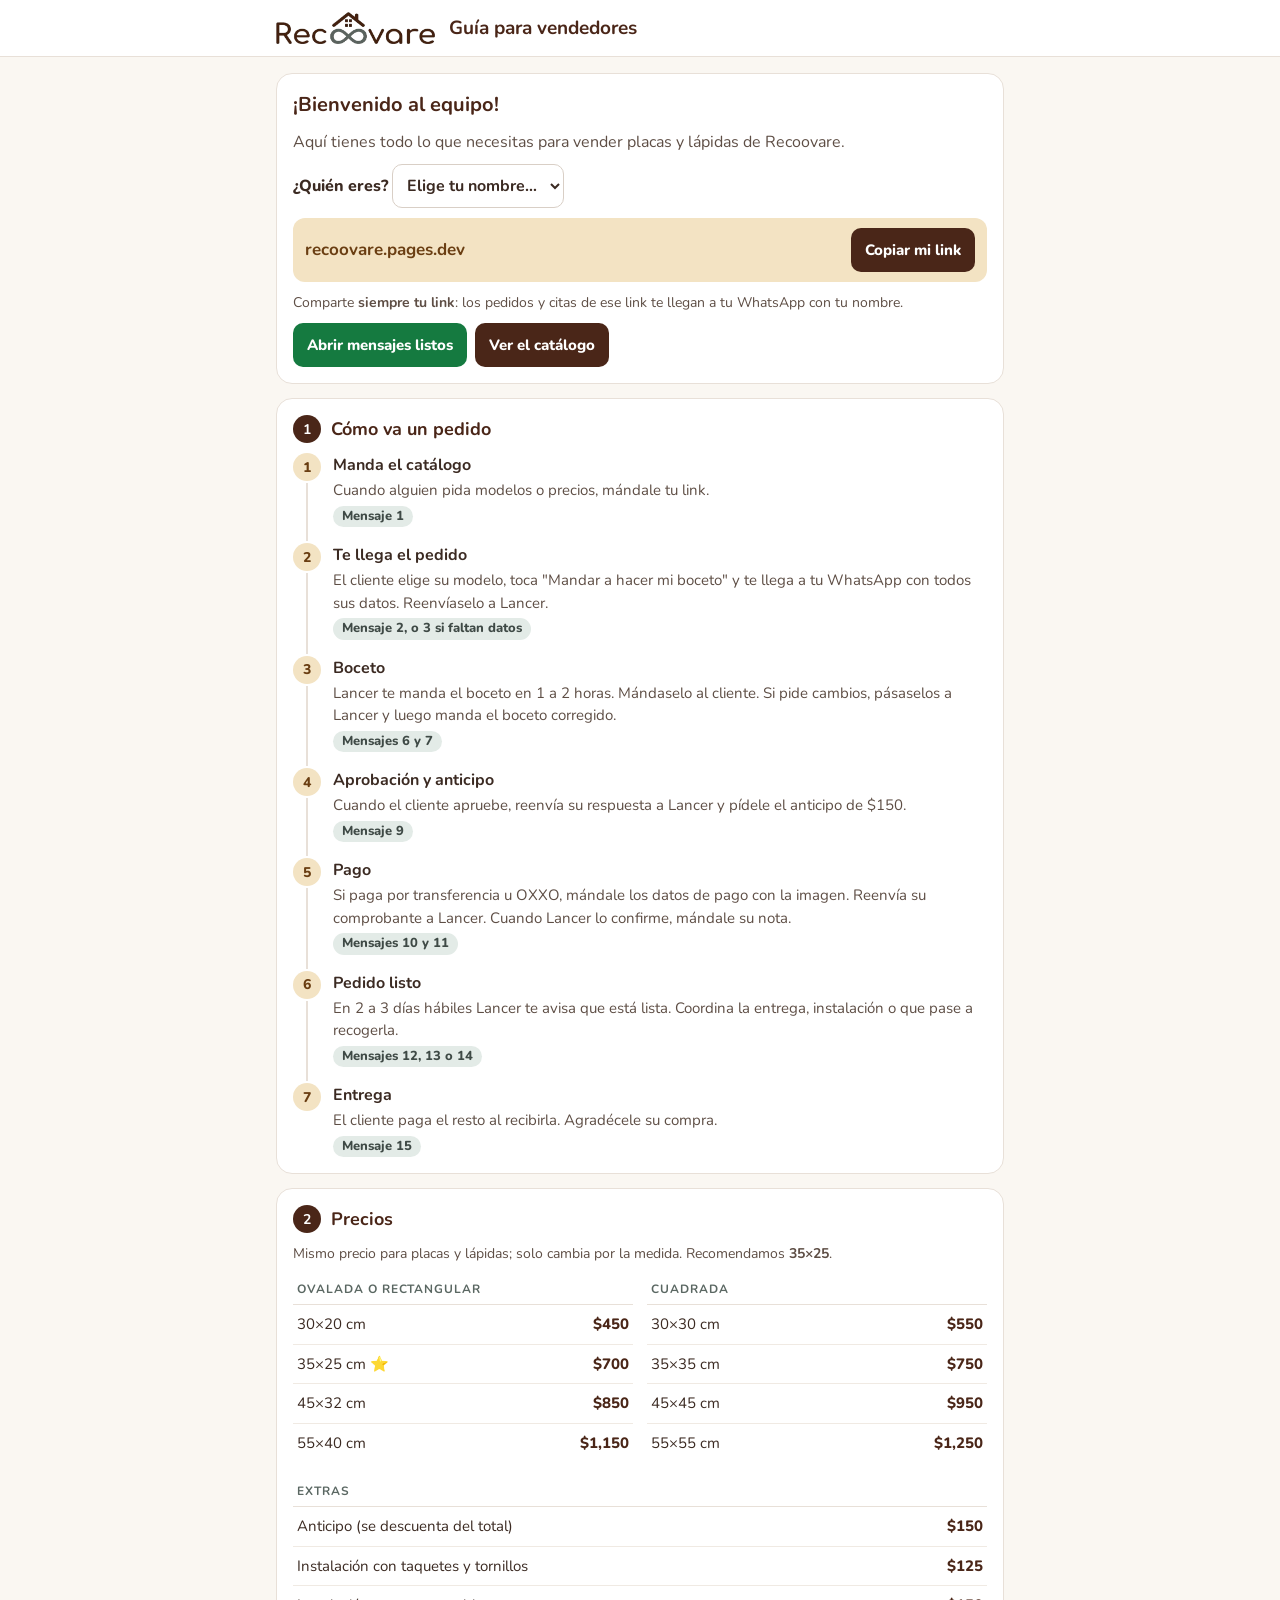
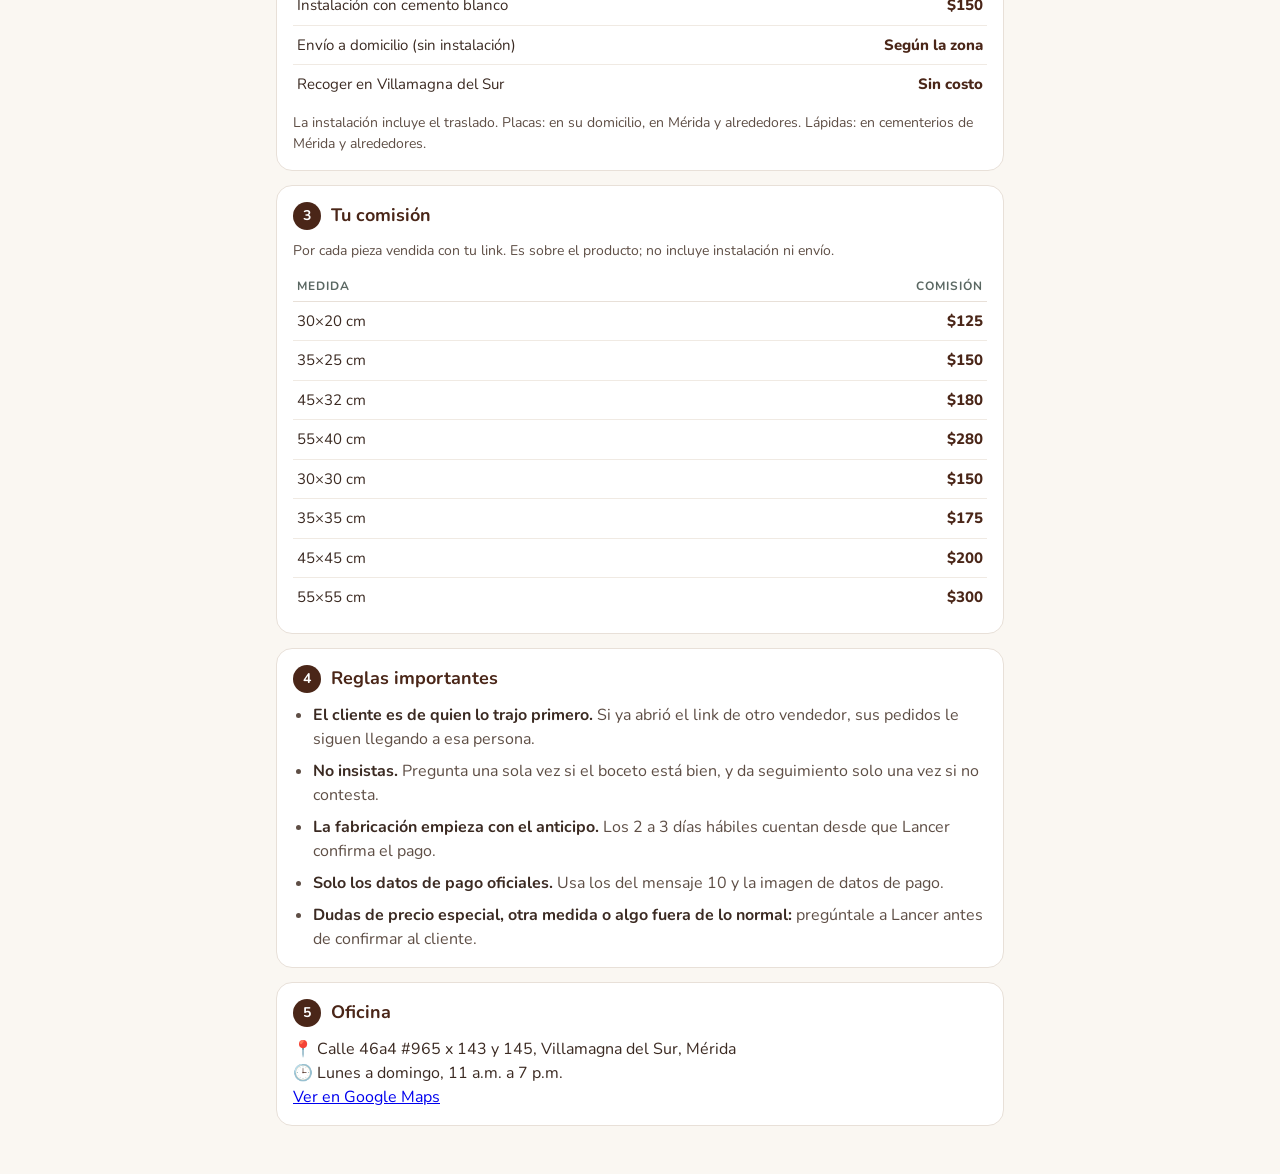
<file: guia/index.html>
<!doctype html>
<html lang="es"><head><meta charset="utf-8"><meta name="viewport" content="width=device-width, initial-scale=1"><meta name="robots" content="noindex, nofollow">
<title>Guía para vendedores – Recoovare</title><link rel="icon" href="../fotos/logo.png">
<link rel="stylesheet" href="https://fonts.googleapis.com/css2?family=Nunito:wght@400;700;800&display=swap">
<style>
*{box-sizing:border-box} body{margin:0;font-family:'Nunito',system-ui,sans-serif;background:#FAF7F2;color:#3B2A22;line-height:1.5}
header{background:#fff;border-bottom:1px solid #E8E0D8} .in{max-width:760px;margin:0 auto;padding:12px 16px}
header .in{display:flex;align-items:center;gap:14px;flex-wrap:wrap} header img{height:32px} h1{margin:0;font-size:19px;color:#4A2618}
main .in{display:flex;flex-direction:column;gap:14px;padding-top:16px;padding-bottom:48px}
.hola{background:#fff;border:1px solid #E8E0D8;border-radius:16px;padding:16px;display:flex;flex-direction:column;gap:10px}
.hola h2{margin:0;font-size:20px;color:#4A2618}
.hola p{margin:0;color:#5E4E45}
select{font:inherit;font-weight:700;font-size:16px;min-height:44px;border:1px solid #D9CFC6;border-radius:10px;padding:4px 10px;background:#fff;color:#3B2A22}
.link{display:flex;gap:8px;align-items:center;flex-wrap:wrap;background:#F3E3C3;border-radius:12px;padding:10px 12px}
.link b{font-size:17px;color:#6A3E12;word-break:break-all;flex:1;min-width:200px}
.btn{font:inherit;font-weight:800;font-size:15px;min-height:44px;padding:8px 14px;border-radius:10px;border:0;background:#157A40;color:#fff;cursor:pointer;text-decoration:none;display:inline-flex;align-items:center;justify-content:center}
.btn.cafe{background:#4A2618} .btn.ok{background:#4A2618}
.botones{display:flex;gap:8px;flex-wrap:wrap}
section.card{background:#fff;border:1px solid #E8E0D8;border-radius:16px;padding:16px}
section.card h2{margin:0 0 10px;font-size:18px;color:#4A2618;display:flex;align-items:center;gap:10px}
.n{width:28px;height:28px;border-radius:50%;background:#4A2618;color:#fff;font-size:14px;display:inline-flex;align-items:center;justify-content:center;flex:none}
ol.pasos{margin:0;padding:0;list-style:none;display:flex;flex-direction:column;gap:0}
ol.pasos li{position:relative;padding:0 0 16px 40px}
ol.pasos li::before{counter-increment:p;content:counter(p);position:absolute;left:0;top:0;width:28px;height:28px;border-radius:50%;background:#F3E3C3;color:#6A3E12;font-weight:800;font-size:14px;display:flex;align-items:center;justify-content:center}
ol.pasos li::after{content:"";position:absolute;left:13px;top:30px;bottom:2px;width:2px;background:#E8E0D8}
ol.pasos li:last-child{padding-bottom:0} ol.pasos li:last-child::after{display:none}
ol.pasos{counter-reset:p}
ol.pasos b{color:#3B2A22} ol.pasos p{margin:2px 0 0;color:#5E4E45;font-size:15px}
.msj{display:inline-block;background:#E3EBE7;color:#3F4A46;font-weight:800;font-size:13px;border-radius:999px;padding:1px 9px;margin-top:4px}
.tabla{width:100%;border-collapse:collapse;font-size:15px}
.tabla th{text-align:left;font-size:12px;letter-spacing:.08em;text-transform:uppercase;color:#5A6762;padding:6px 4px;border-bottom:1px solid #E8E0D8}
.tabla td{padding:8px 4px;border-bottom:1px solid #F0EAE3} .tabla td.r{text-align:right;font-weight:800;color:#4A2618;white-space:nowrap}
.tabla tr:last-child td{border-bottom:0}
.dos{display:grid;grid-template-columns:1fr 1fr;gap:14px}
@media(max-width:600px){.dos{grid-template-columns:1fr}}
ul.reglas{margin:0;padding-left:20px;display:flex;flex-direction:column;gap:8px;color:#5E4E45} ul.reglas b{color:#3B2A22}
.nota{font-size:14px;color:#5E4E45;margin:8px 0 0}
</style></head><body>
<header><div class="in"><img src="../fotos/logo.png" alt="Recoovare"><h1>Guía para vendedores</h1></div></header>
<main><div class="in">

<div class="hola">
  <h2 id="saludo">¡Bienvenido al equipo!</h2>
  <p>Aquí tienes todo lo que necesitas para vender placas y lápidas de Recoovare.</p>
  <label style="font-weight:800">¿Quién eres? <select id="quien"></select></label>
  <div class="link"><b id="mi-link">recoovare.pages.dev</b><button class="btn cafe" id="copiar-link" type="button">Copiar mi link</button></div>
  <p class="nota" style="margin:0">Comparte <b>siempre tu link</b>: los pedidos y citas de ese link te llegan a tu WhatsApp con tu nombre.</p>
  <div class="botones"><a class="btn" id="ir-mensajes" href="../mensajes/">Abrir mensajes listos</a><a class="btn cafe" id="ir-catalogo" href="../" target="_blank" rel="noopener">Ver el catálogo</a></div>
</div>

<section class="card">
  <h2><span class="n">1</span>Cómo va un pedido</h2>
  <ol class="pasos">
    <li><b>Manda el catálogo</b><p>Cuando alguien pida modelos o precios, mándale tu link.</p><span class="msj">Mensaje 1</span></li>
    <li><b>Te llega el pedido</b><p>El cliente elige su modelo, toca "Mandar a hacer mi boceto" y te llega a tu WhatsApp con todos sus datos. Reenvíaselo a Lancer.</p><span class="msj">Mensaje 2, o 3 si faltan datos</span></li>
    <li><b>Boceto</b><p>Lancer te manda el boceto en 1 a 2 horas. Mándaselo al cliente. Si pide cambios, pásaselos a Lancer y luego manda el boceto corregido.</p><span class="msj">Mensajes 6 y 7</span></li>
    <li><b>Aprobación y anticipo</b><p>Cuando el cliente apruebe, reenvía su respuesta a Lancer y pídele el anticipo de $150.</p><span class="msj">Mensaje 9</span></li>
    <li><b>Pago</b><p>Si paga por transferencia u OXXO, mándale los datos de pago con la imagen. Reenvía su comprobante a Lancer. Cuando Lancer lo confirme, mándale su nota.</p><span class="msj">Mensajes 10 y 11</span></li>
    <li><b>Pedido listo</b><p>En 2 a 3 días hábiles Lancer te avisa que está lista. Coordina la entrega, instalación o que pase a recogerla.</p><span class="msj">Mensajes 12, 13 o 14</span></li>
    <li><b>Entrega</b><p>El cliente paga el resto al recibirla. Agradécele su compra.</p><span class="msj">Mensaje 15</span></li>
  </ol>
</section>

<section class="card">
  <h2><span class="n">2</span>Precios</h2>
  <p class="nota" style="margin:0 0 10px">Mismo precio para placas y lápidas; solo cambia por la medida. Recomendamos <b>35×25</b>.</p>
  <div class="dos" id="precios"></div>
  <table class="tabla" style="margin-top:14px">
    <tr><th>Extras</th><th></th></tr>
    <tr><td>Anticipo (se descuenta del total)</td><td class="r" id="anticipo">$150</td></tr>
    <tr><td>Instalación con taquetes y tornillos</td><td class="r">$125</td></tr>
    <tr><td>Instalación con cemento blanco</td><td class="r">$150</td></tr>
    <tr><td>Envío a domicilio (sin instalación)</td><td class="r">Según la zona</td></tr>
    <tr><td>Recoger en Villamagna del Sur</td><td class="r">Sin costo</td></tr>
  </table>
  <p class="nota">La instalación incluye el traslado. Placas: en su domicilio, en Mérida y alrededores. Lápidas: en cementerios de Mérida y alrededores.</p>
</section>

<section class="card">
  <h2><span class="n">3</span>Tu comisión</h2>
  <p class="nota" style="margin:0 0 10px">Por cada pieza vendida con tu link. Es sobre el producto; no incluye instalación ni envío.</p>
  <table class="tabla" id="comisiones"></table>
</section>

<section class="card">
  <h2><span class="n">4</span>Reglas importantes</h2>
  <ul class="reglas">
    <li><b>El cliente es de quien lo trajo primero.</b> Si ya abrió el link de otro vendedor, sus pedidos le siguen llegando a esa persona.</li>
    <li><b>No insistas.</b> Pregunta una sola vez si el boceto está bien, y da seguimiento solo una vez si no contesta.</li>
    <li><b>La fabricación empieza con el anticipo.</b> Los 2 a 3 días hábiles cuentan desde que Lancer confirma el pago.</li>
    <li><b>Solo los datos de pago oficiales.</b> Usa los del mensaje 10 y la imagen de datos de pago.</li>
    <li><b>Dudas de precio especial, otra medida o algo fuera de lo normal:</b> pregúntale a Lancer antes de confirmar al cliente.</li>
  </ul>
</section>

<section class="card">
  <h2><span class="n">5</span>Oficina</h2>
  <p style="margin:0">📍 Calle 46a4 #965 x 143 y 145, Villamagna del Sur, Mérida<br>🕒 Lunes a domingo, 11 a.m. a 7 p.m.<br><a href="https://maps.app.goo.gl/8GmmaSbQXzLBScMY9" target="_blank" rel="noopener">Ver en Google Maps</a></p>
</section>

</div></main>
<script src="../datos.js"></script>
<script>
(function(){
  var D=window.CATALOGO||{}, V=D.vendedores||[];
  function dinero(n){return '$'+Number(n).toLocaleString('es-MX')}
  function esc(s){return String(s).replace(/[&<>"]/g,function(c){return{'&':'&amp;','<':'&lt;','>':'&gt;','"':'&quot;'}[c]})}
  var NF={ovalada:'Ovalada',rectangular:'Rectangular',cuadrada:'Cuadrada'};
  // Precios (de datos.js): ovalada y rectangular tienen las mismas medidas, se muestran juntas
  var P=D.precios||{};
  document.getElementById('precios').innerHTML=[['Ovalada o rectangular',P.rectangular||P.ovalada||[]],['Cuadrada',P.cuadrada||[]]].map(function(x){
    return '<table class="tabla"><tr><th>'+x[0]+'</th><th></th></tr>'+x[1].map(function(p){return '<tr><td>'+esc(p.medida)+' cm'+(p.recomendada?' ⭐':'')+'</td><td class="r">'+dinero(p.precio)+'</td></tr>'}).join('')+'</table>';
  }).join('');
  if(D.negocio&&D.negocio.anticipo) document.getElementById('anticipo').textContent=dinero(D.negocio.anticipo);
  // Comisiones
  var C=D.comisiones||{};
  document.getElementById('comisiones').innerHTML='<tr><th>Medida</th><th style="text-align:right">Comisión</th></tr>'+Object.keys(C).map(function(k){return '<tr><td>'+esc(k)+' cm</td><td class="r">'+dinero(C[k])+'</td></tr>'}).join('');
  // Quién soy
  var sel=document.getElementById('quien');
  sel.innerHTML='<option value="">Elige tu nombre…</option>'+V.map(function(v){return '<option value="'+esc(v.codigo)+'">'+esc(v.nombre)+'</option>'}).join('');
  var q=(new URLSearchParams(location.search).get('a')||'').toLowerCase(), guardado='';
  try{guardado=localStorage.getItem('recoovare_guia_quien')||''}catch(e){}
  var cod=V.some(function(v){return v.codigo===q})?q:guardado;
  function pintar(){
    var v=V.find(function(x){return x.codigo===cod});
    sel.value=v?v.codigo:'';
    var link='recoovare.pages.dev'+(v?'/'+v.codigo:'');
    document.getElementById('mi-link').textContent=link;
    document.getElementById('saludo').textContent=v?'¡Hola, '+v.nombre.split(' ')[0]+'! Bienvenid'+(/asesor\b(?!a)/i.test(v.titulo||'')?'o':'a')+' al equipo':'¡Bienvenido al equipo!';
    document.getElementById('ir-catalogo').href='https://'+link;
    document.getElementById('copiar-link').dataset.t='https://'+link;
  }
  sel.addEventListener('change',function(){cod=sel.value;try{localStorage.setItem('recoovare_guia_quien',cod);if(cod)localStorage.setItem('recoovare_msj_quien',cod)}catch(e){}pintar()});
  if(cod){try{localStorage.setItem('recoovare_msj_quien',cod)}catch(e){}}
  document.getElementById('copiar-link').addEventListener('click',function(){
    var b=this,t=b.dataset.t;
    var ok=function(){b.textContent='¡Copiado!';setTimeout(function(){b.textContent='Copiar mi link'},1600)};
    if(navigator.clipboard&&window.isSecureContext)navigator.clipboard.writeText(t).then(ok,ok);else{var a=document.createElement('textarea');a.value=t;document.body.appendChild(a);a.select();try{document.execCommand('copy')}catch(e){}a.remove();ok()}
  });
  pintar();
})();
</script>
</body></html>
</file>
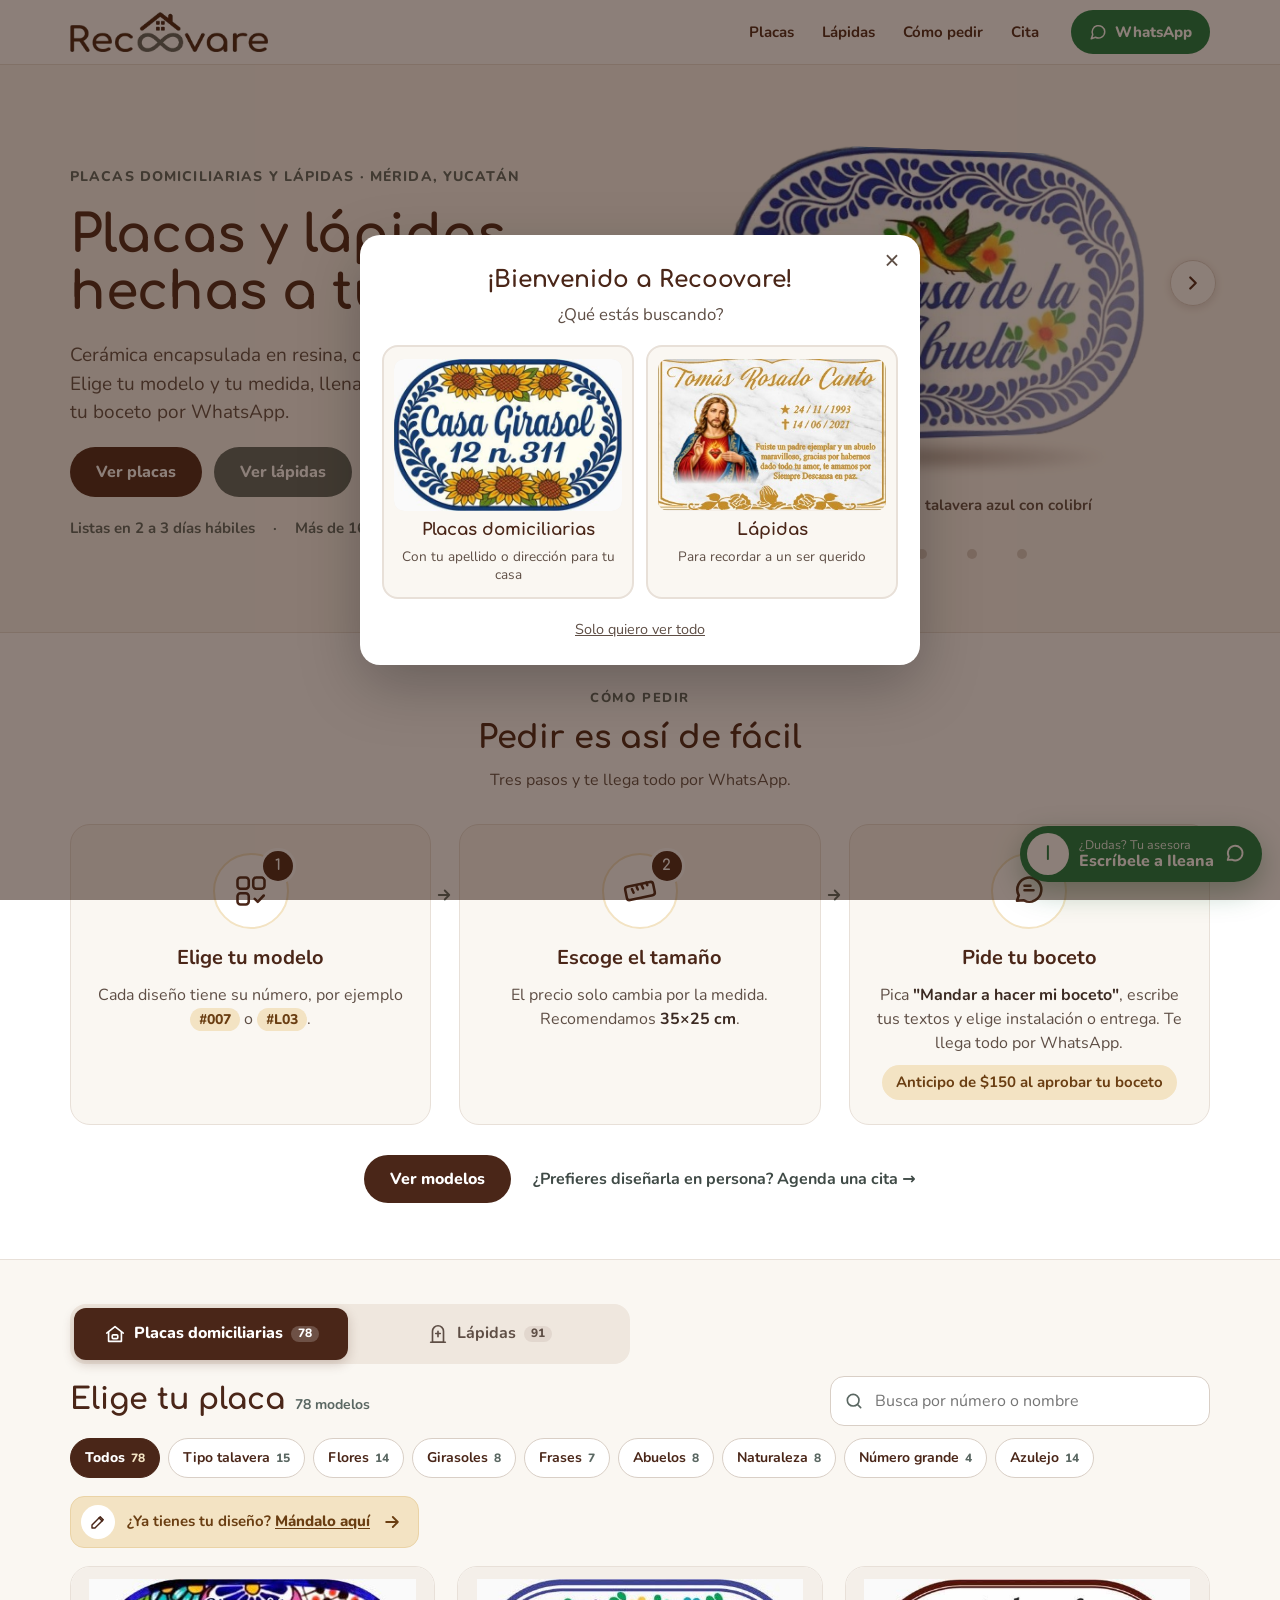
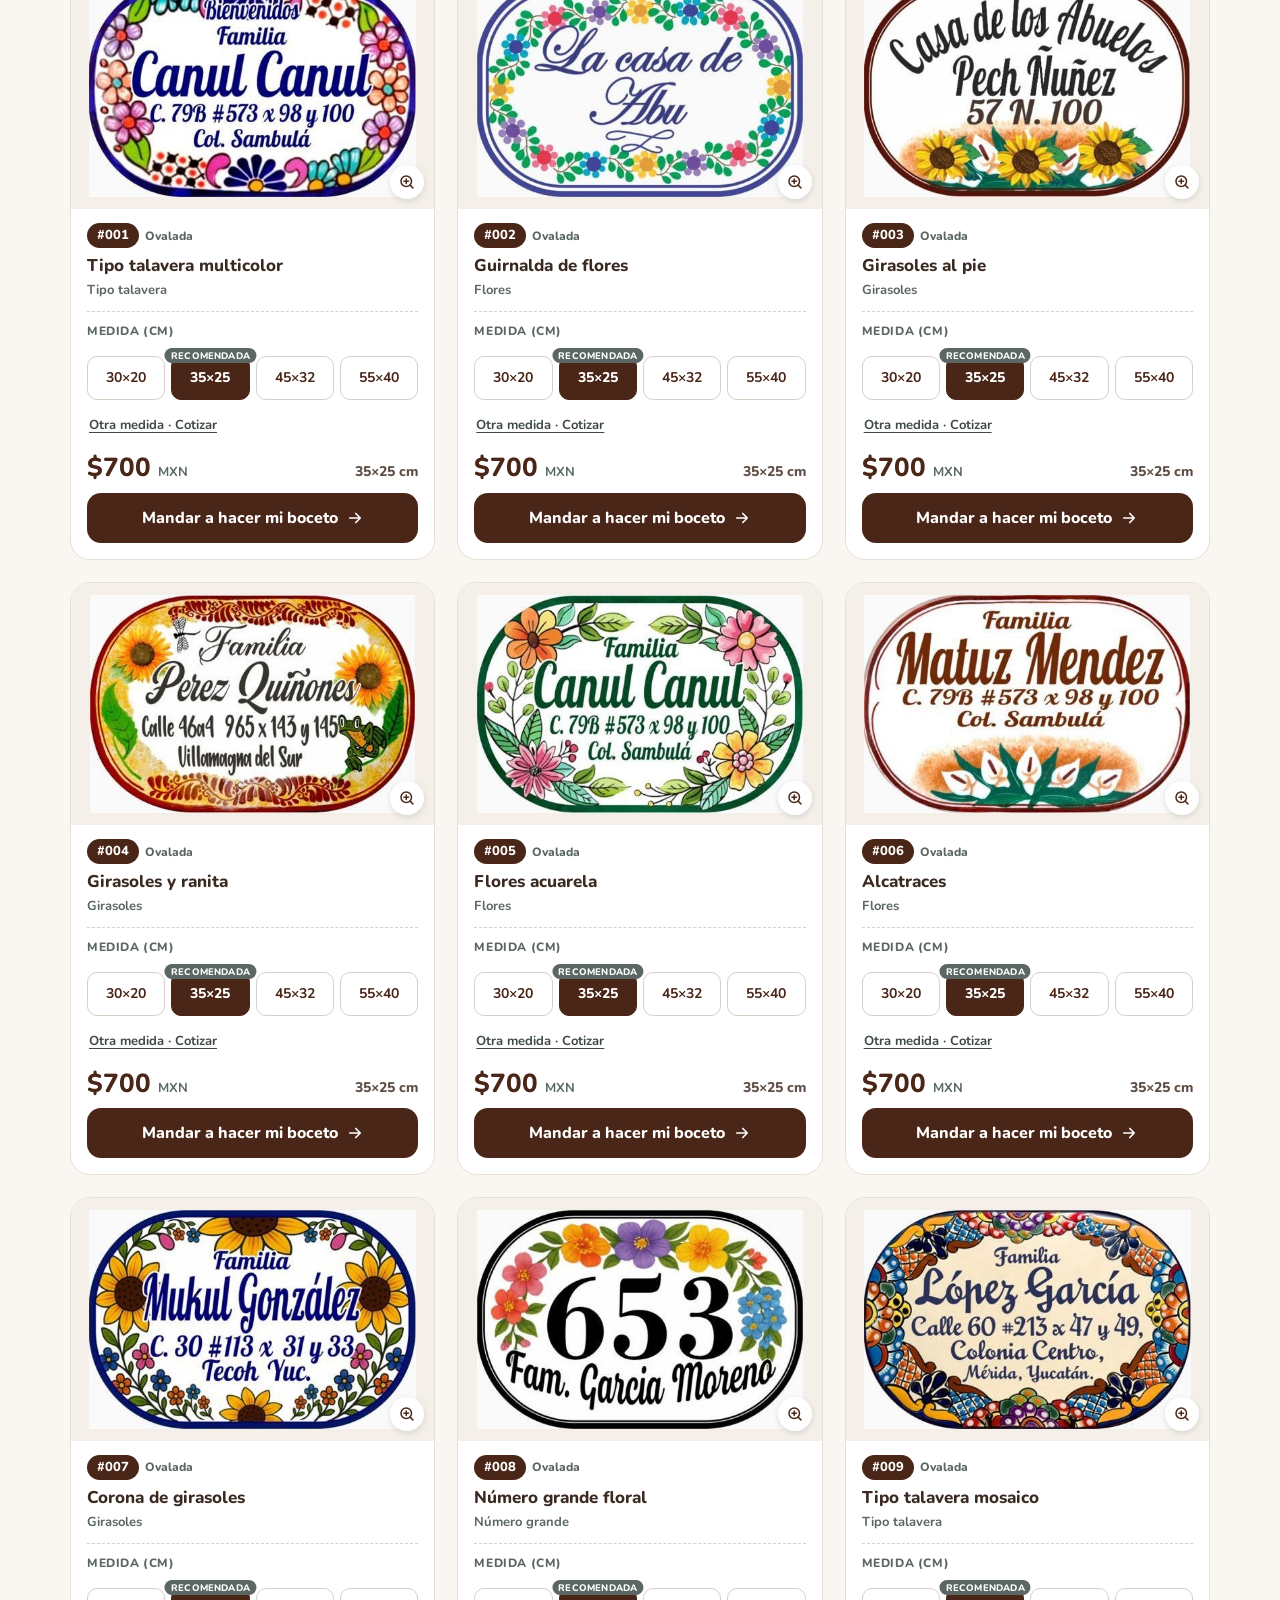
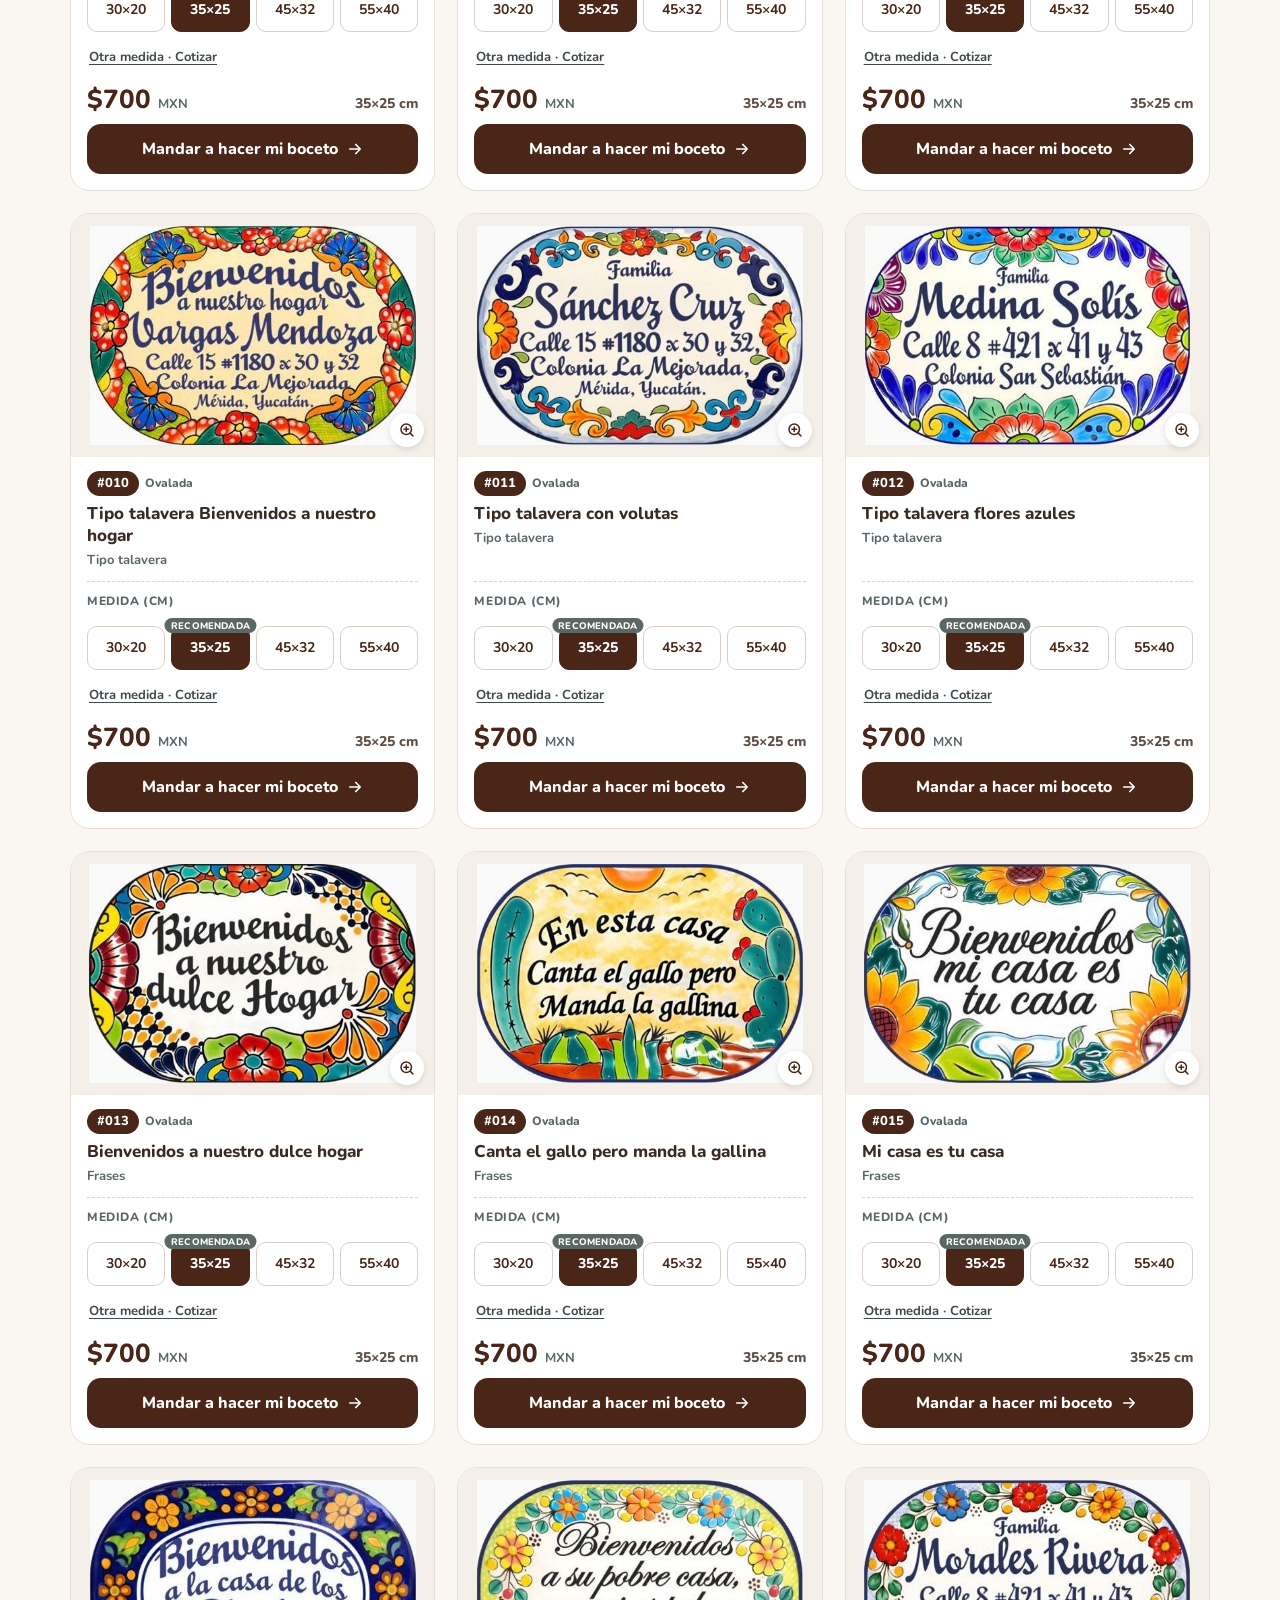
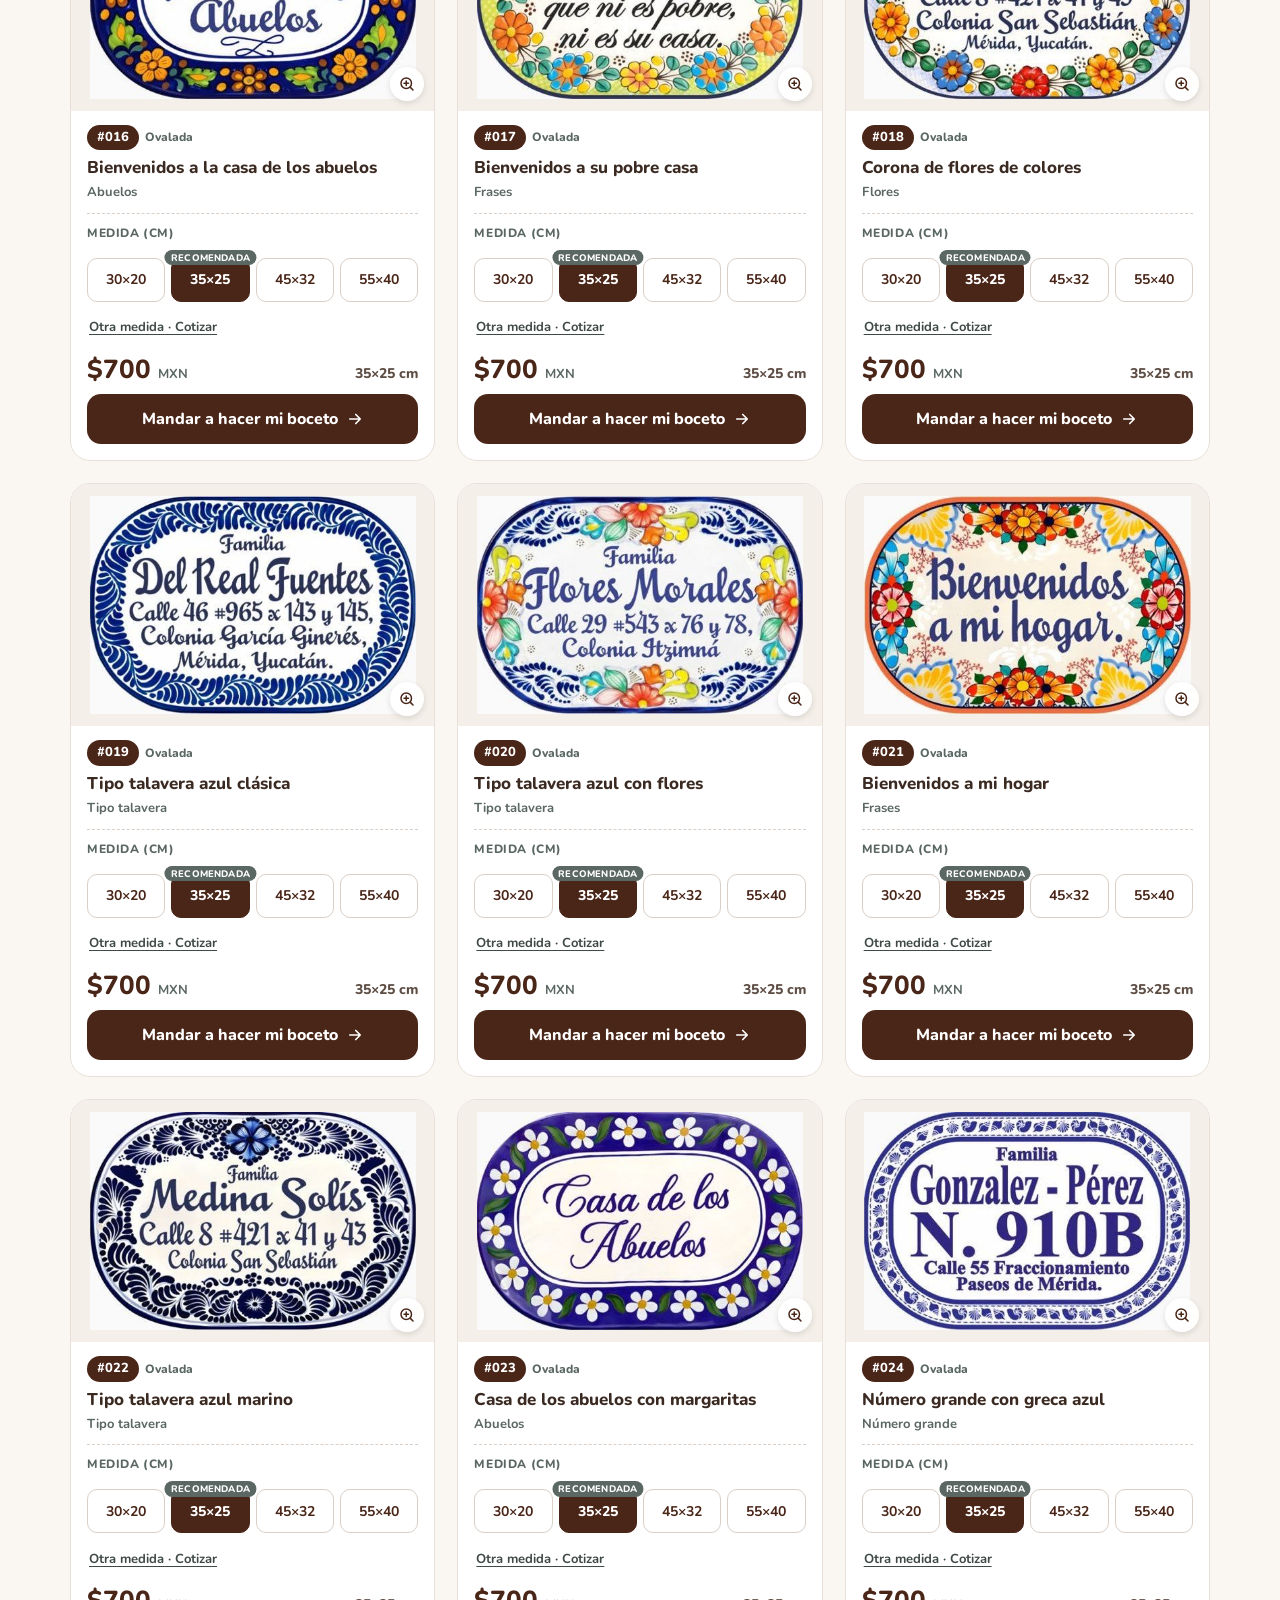
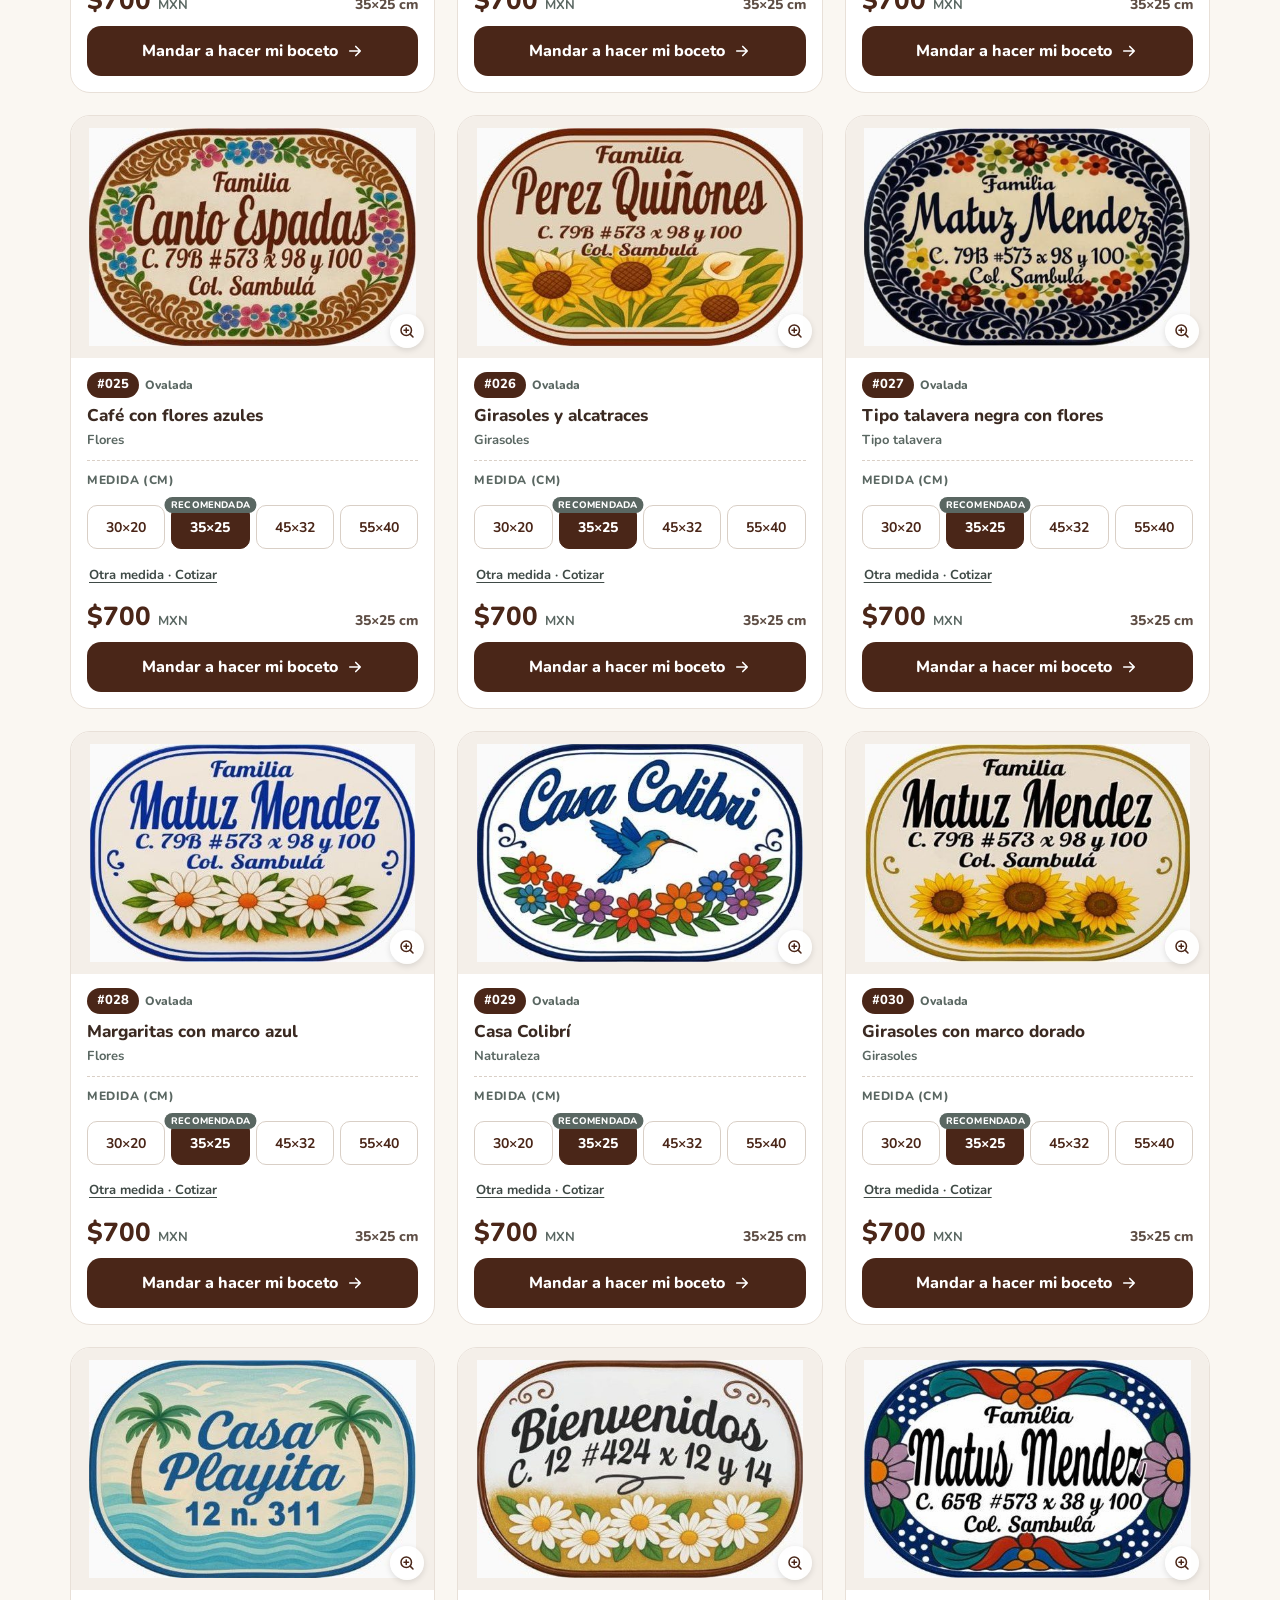
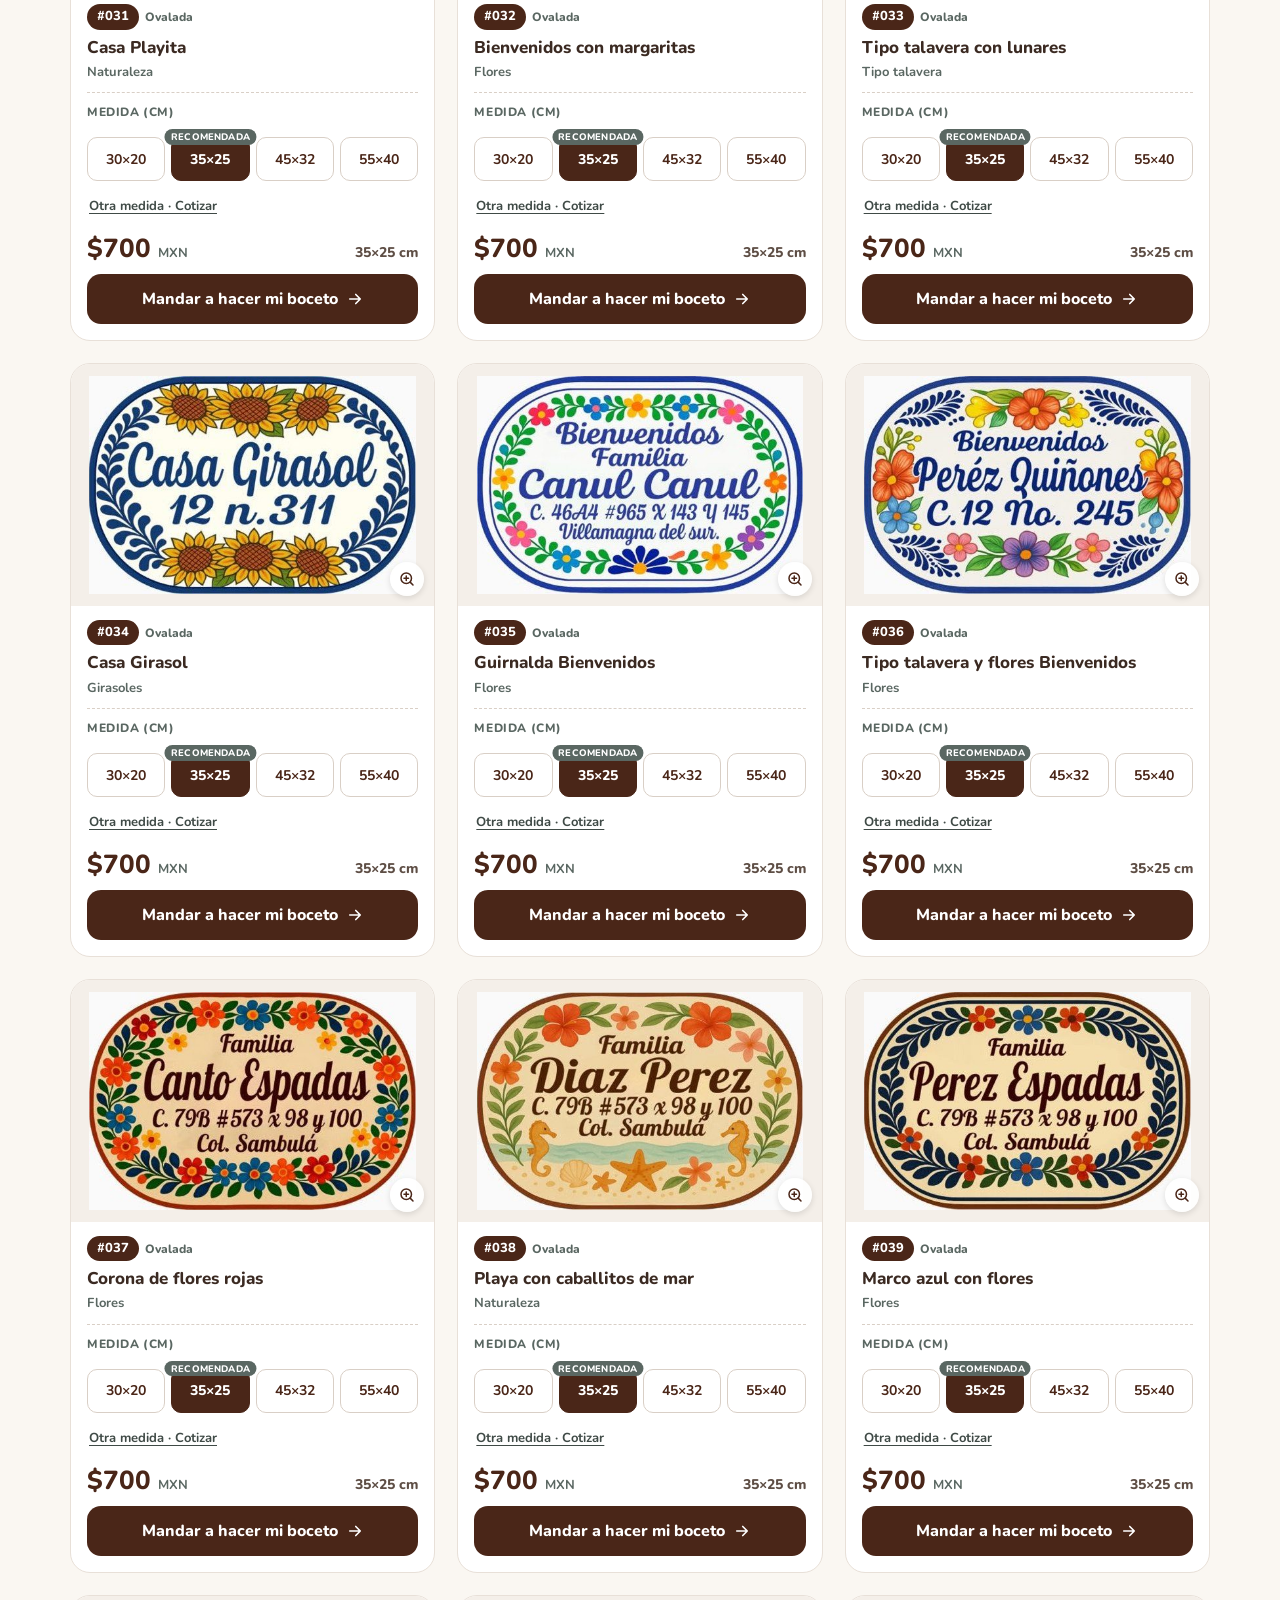
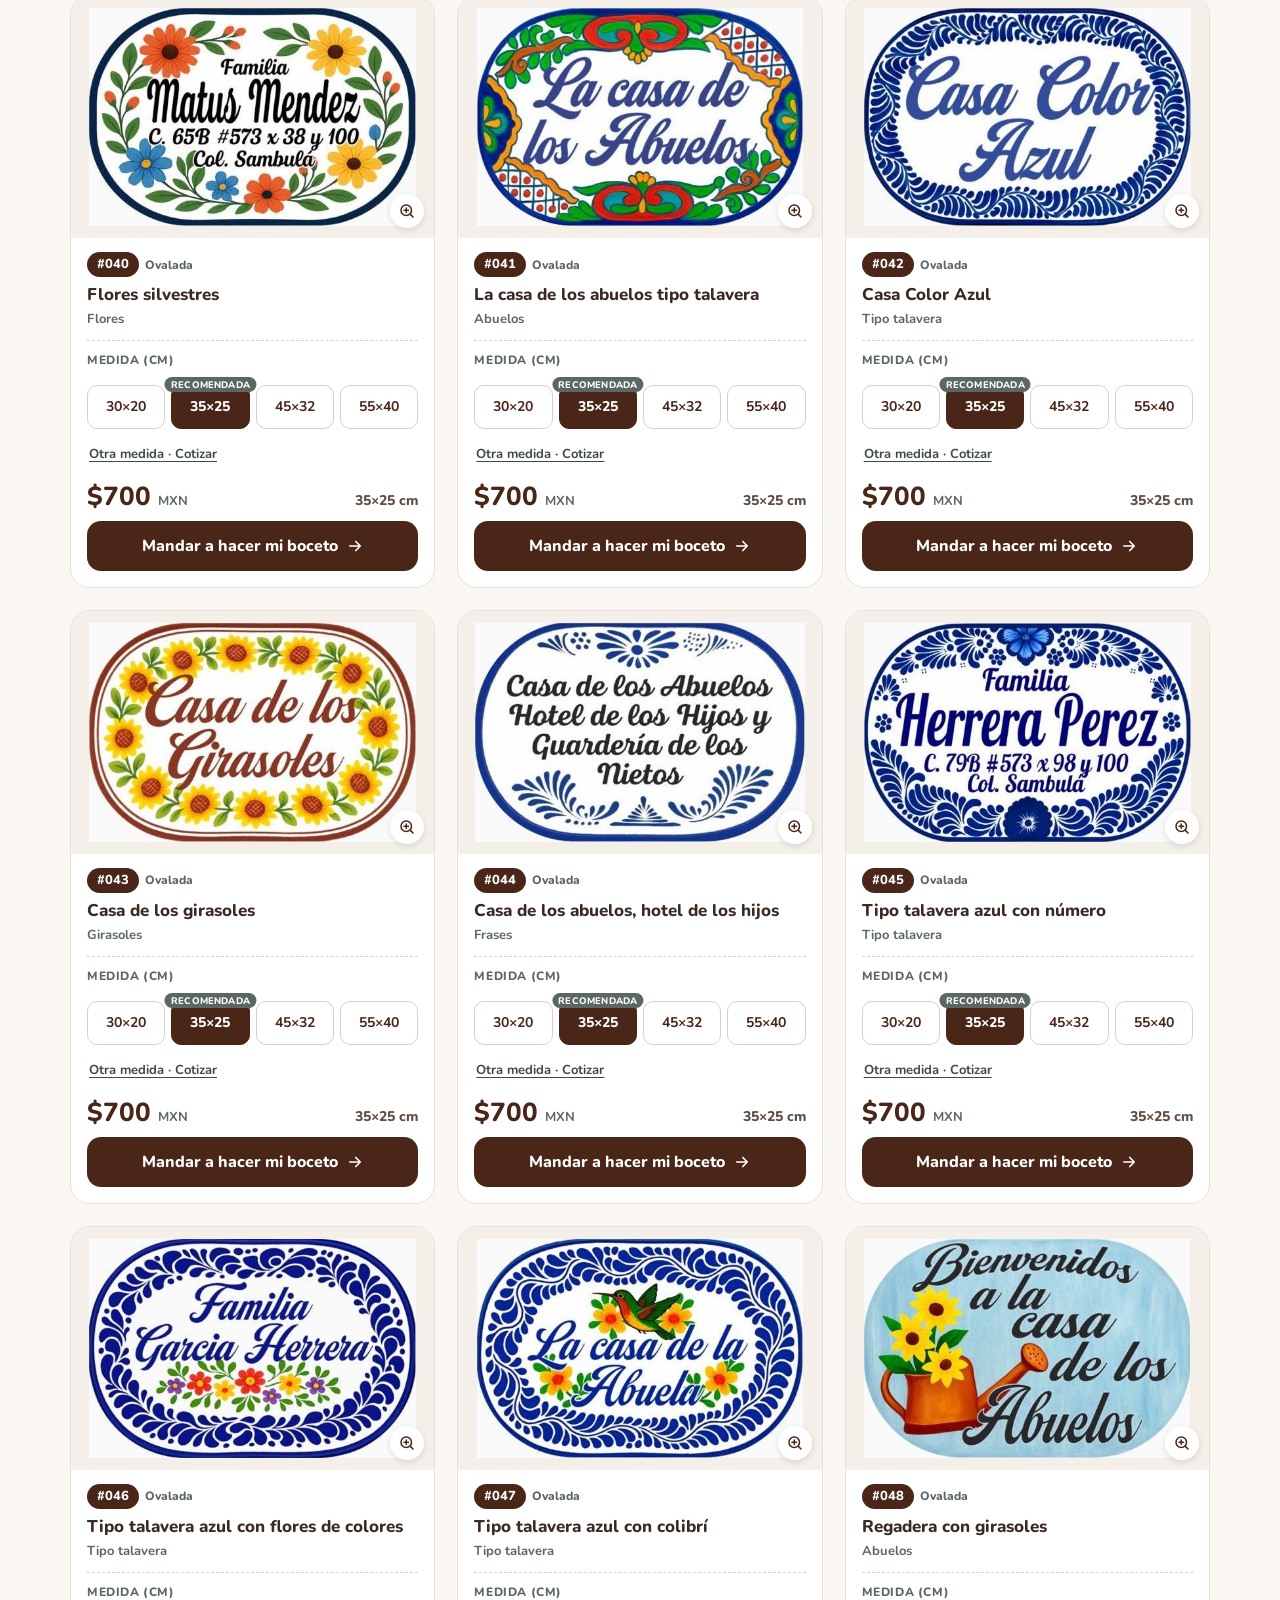
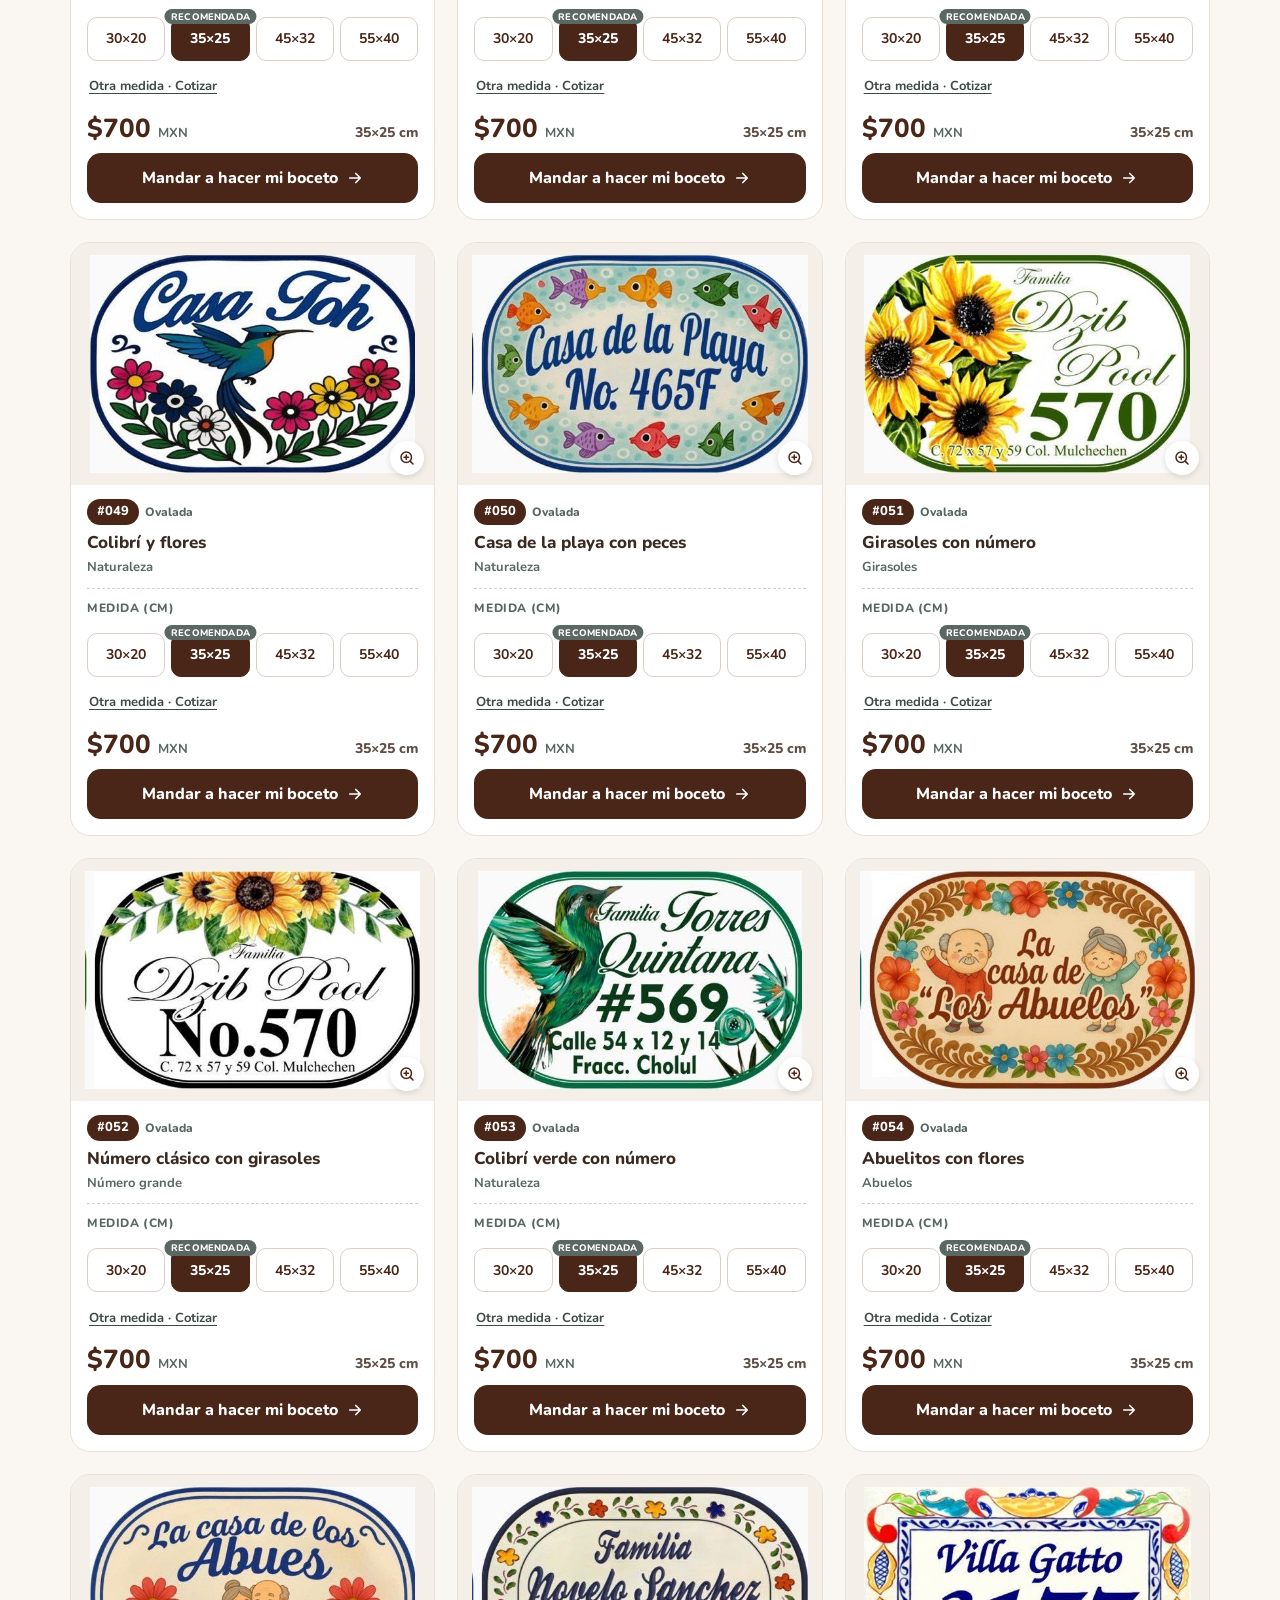
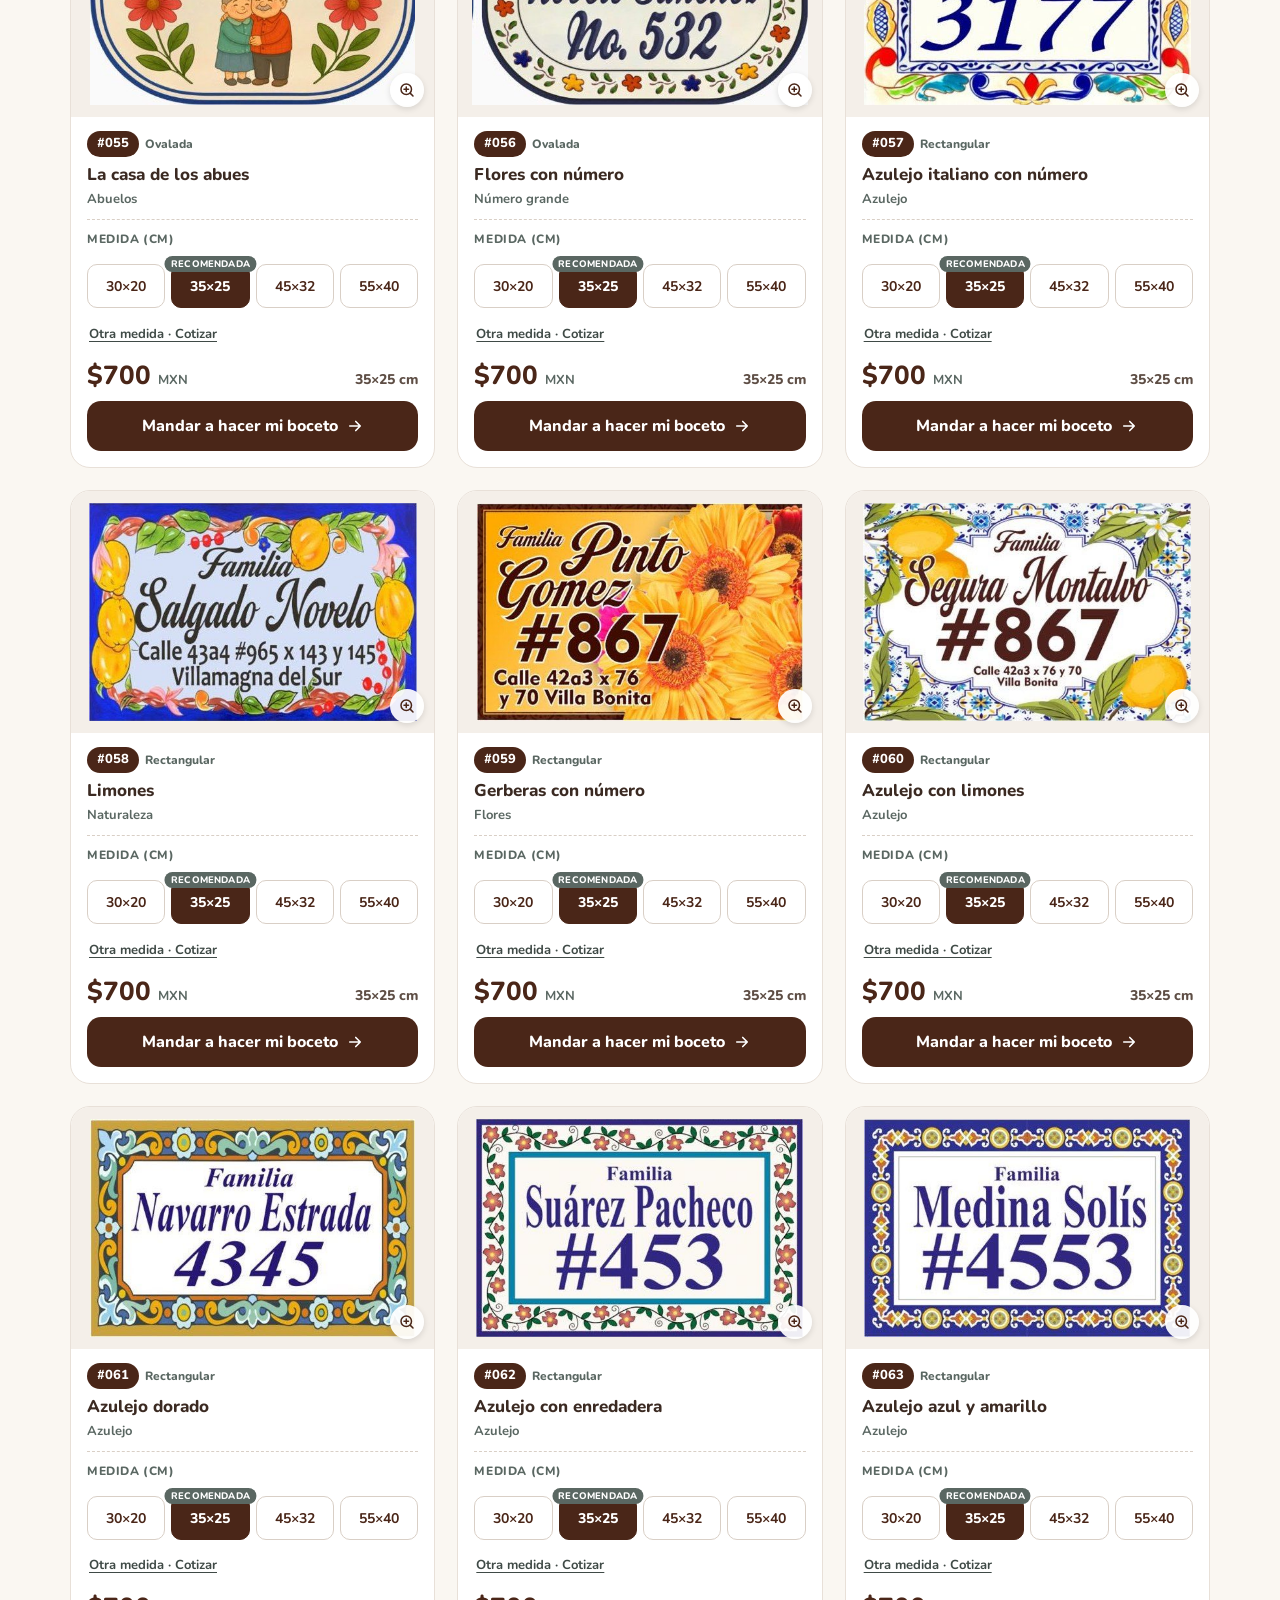
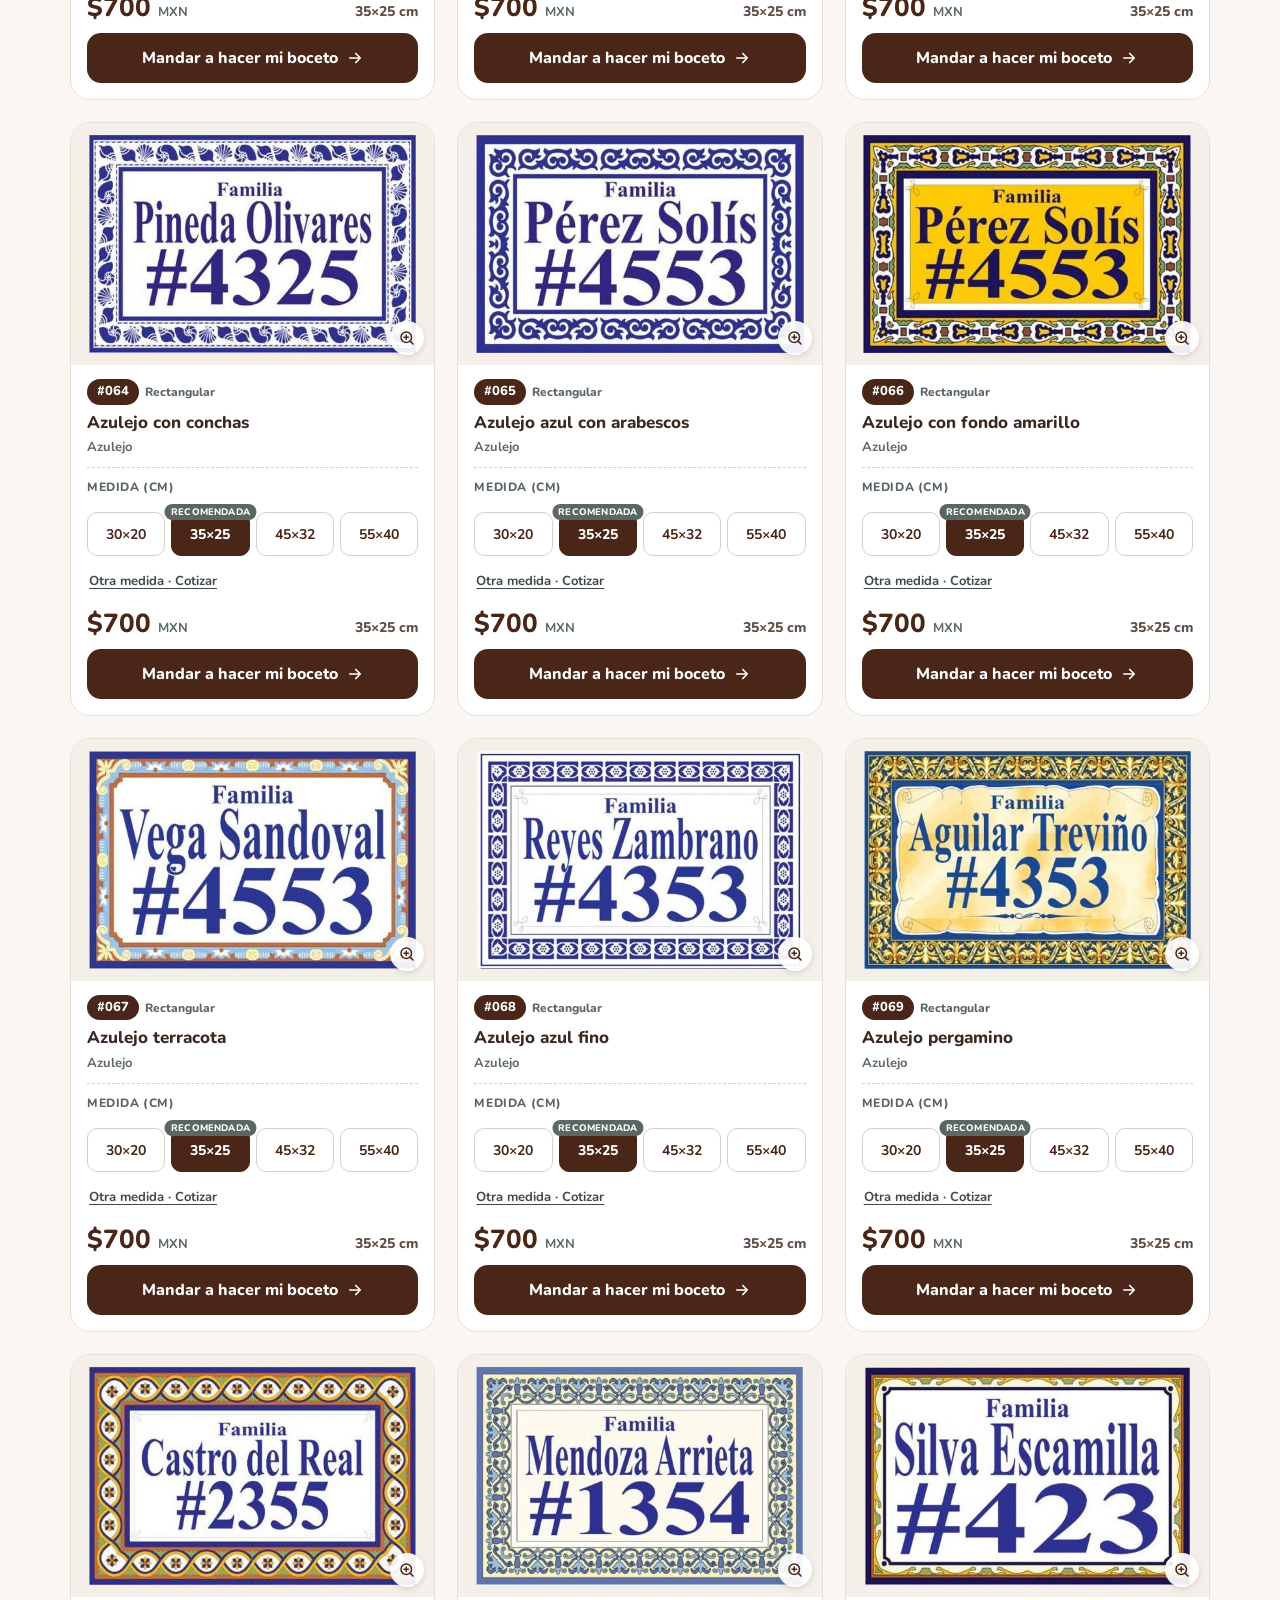
<file: ileana/index.html>
<!doctype html>
<html lang="es">
<head>
<meta charset="utf-8">
<meta property="og:type" content="website">
<meta property="og:site_name" content="Recoovare">
<meta property="og:title" content="Catálogo de placas domiciliarias y lápidas · Recoovare">
<meta property="og:description" content="Más de 160 diseños personalizables en Mérida. Elige tu modelo y pide tu boceto digital gratis por WhatsApp.">
<meta property="og:image" content="https://recoovare.pages.dev/fotos/compartir.jpg">
<meta property="og:image:width" content="1200">
<meta property="og:image:height" content="630">
<meta property="og:url" content="https://recoovare.pages.dev/ileana/">
<meta name="twitter:card" content="summary_large_image">
<meta name="viewport" content="width=device-width, initial-scale=1">
<meta name="robots" content="noindex">
<title>Recoovare</title>
<meta http-equiv="refresh" content="0; url=/?v=ileana">
<script>location.replace('/?v=ileana' + location.hash);</script>
</head>
<body style="font-family:sans-serif;text-align:center;padding:40px">
<p>Abriendo el catálogo de Recoovare…</p>
<p><a href="/?v=ileana">Toca aquí si no se abre</a></p>
</body>
</html>
</file>
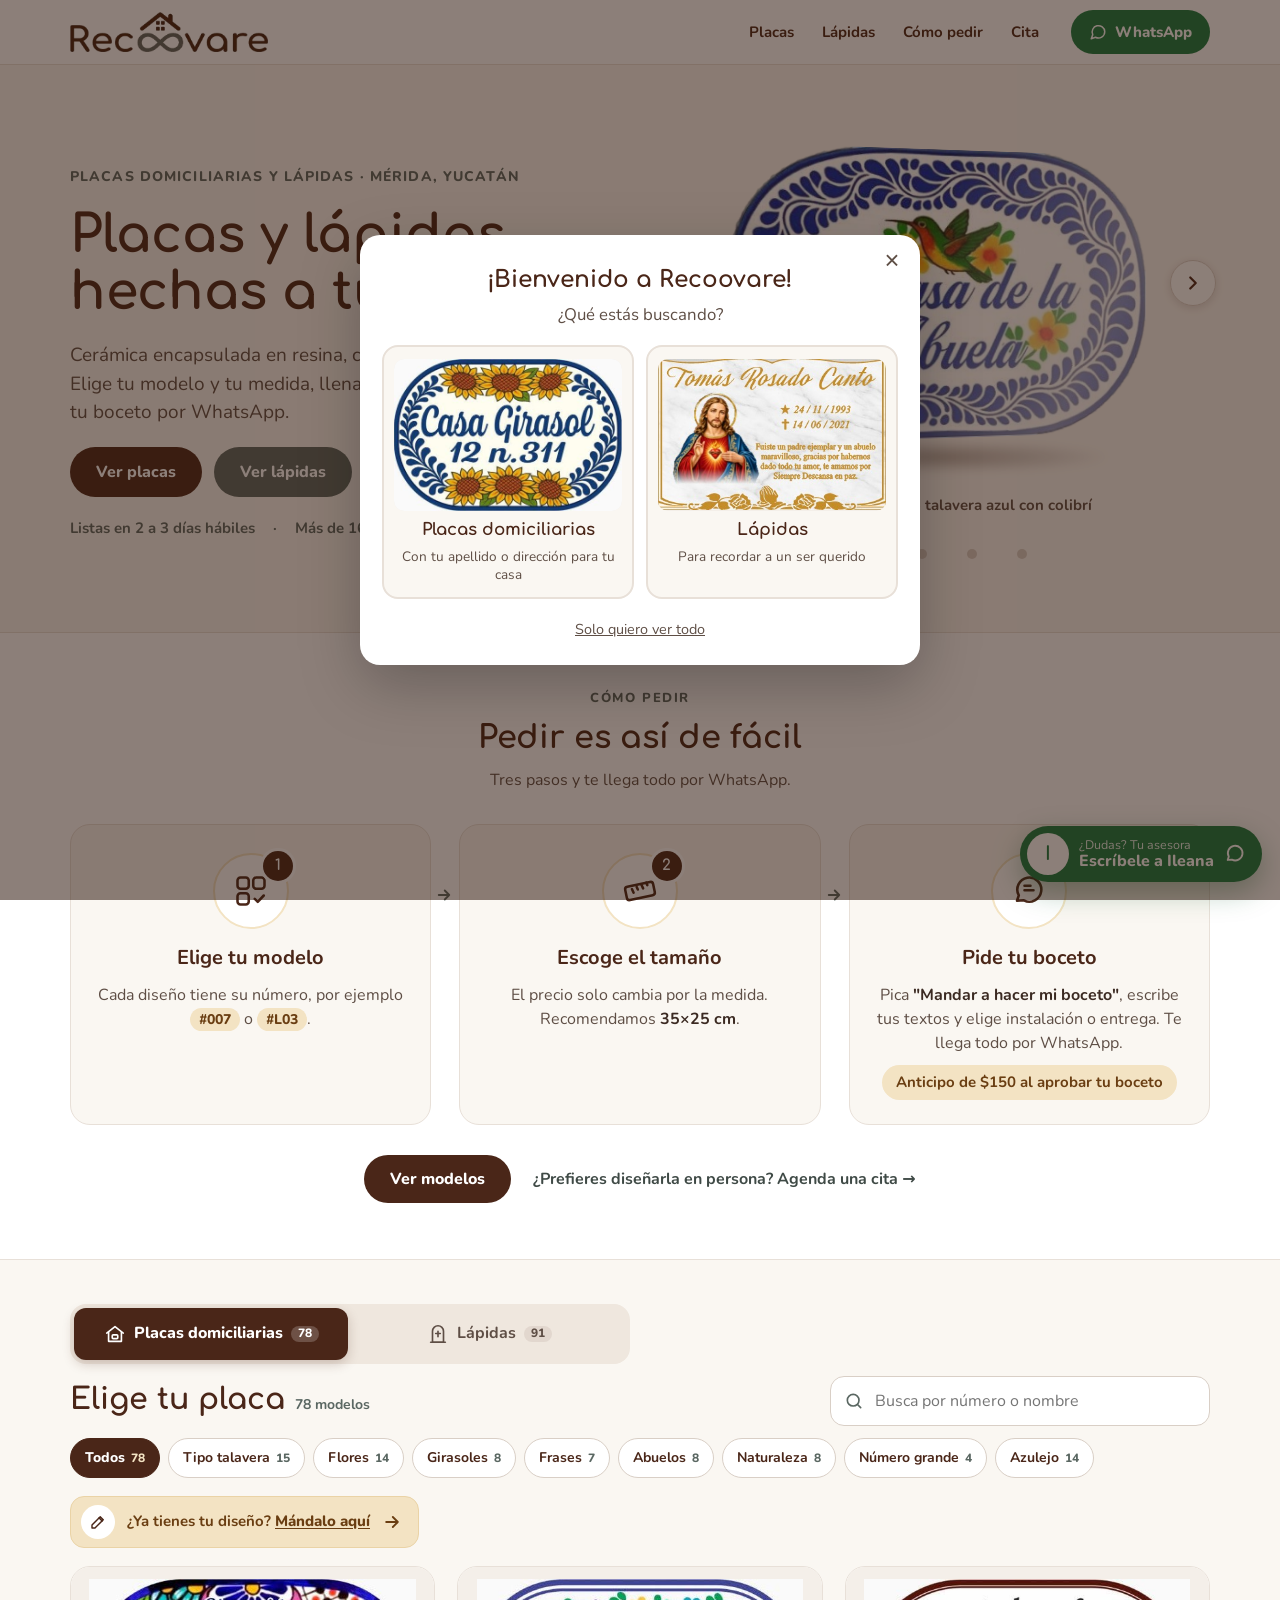
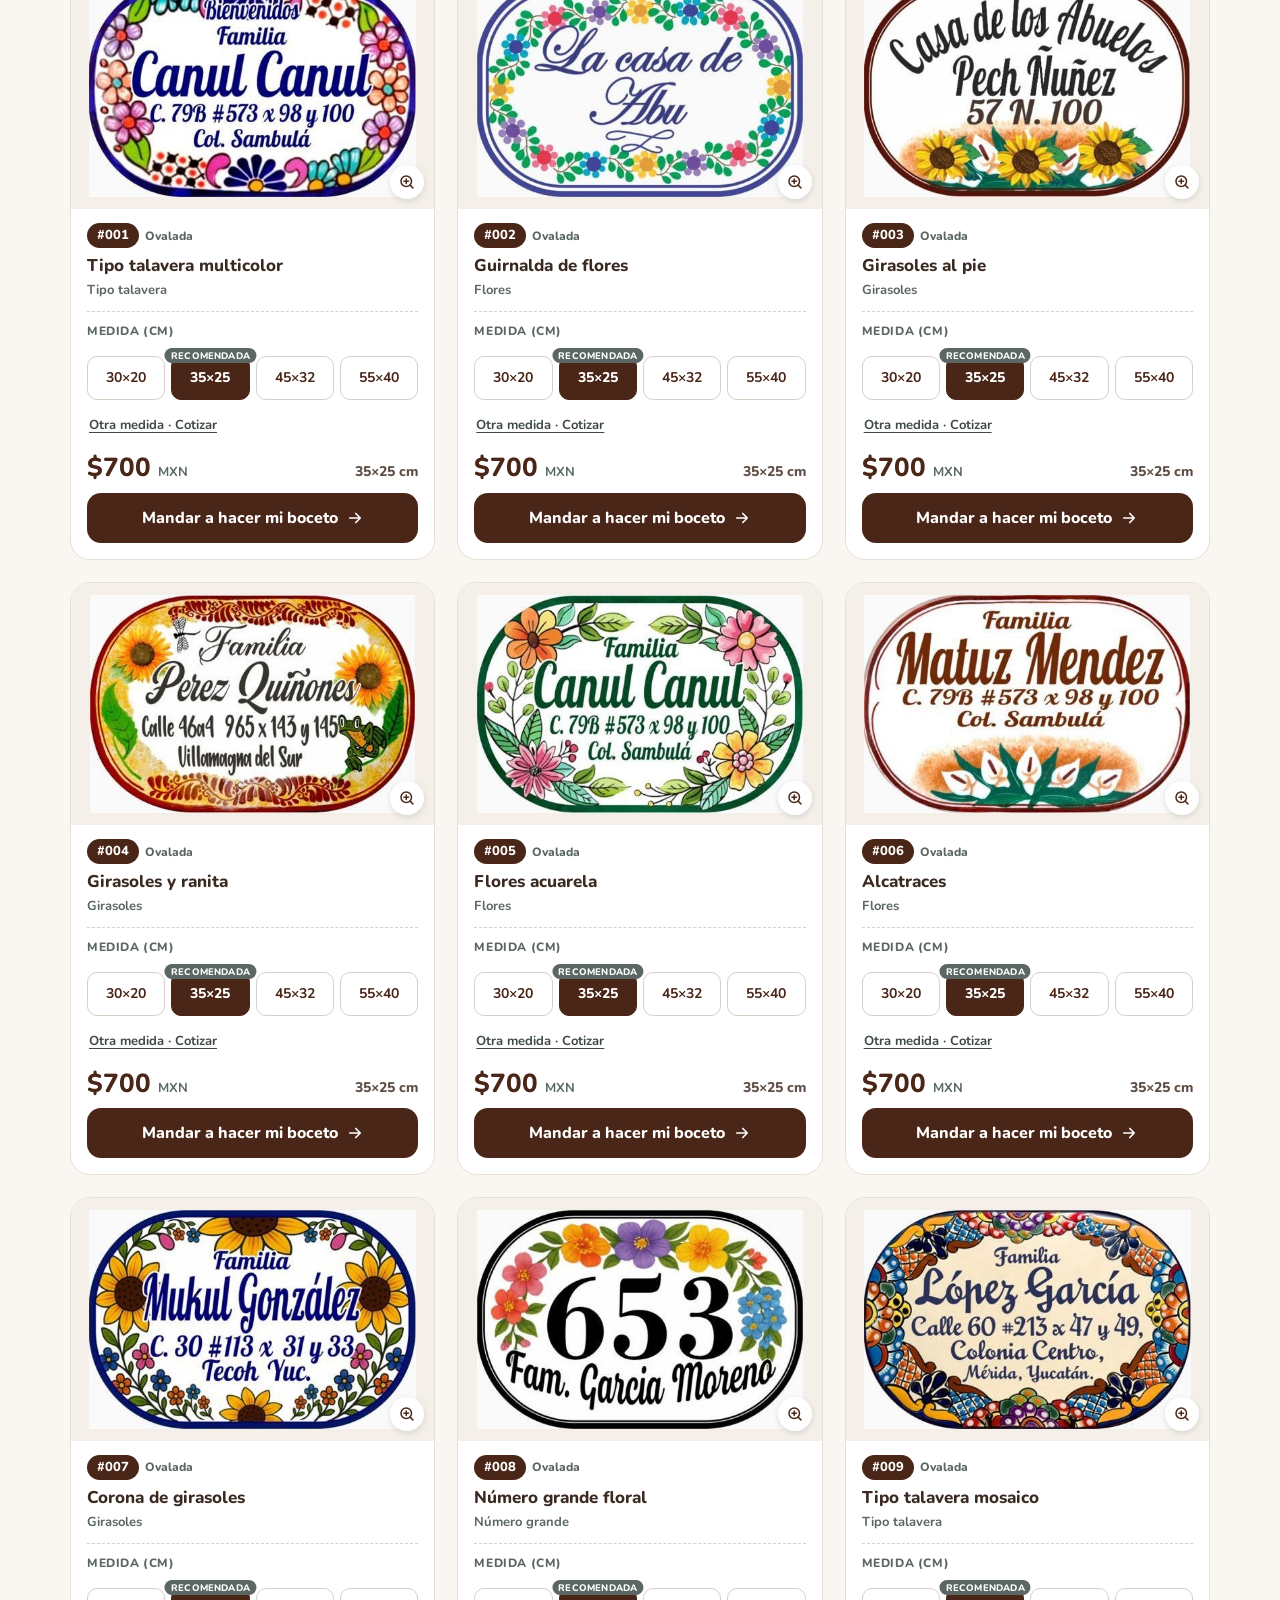
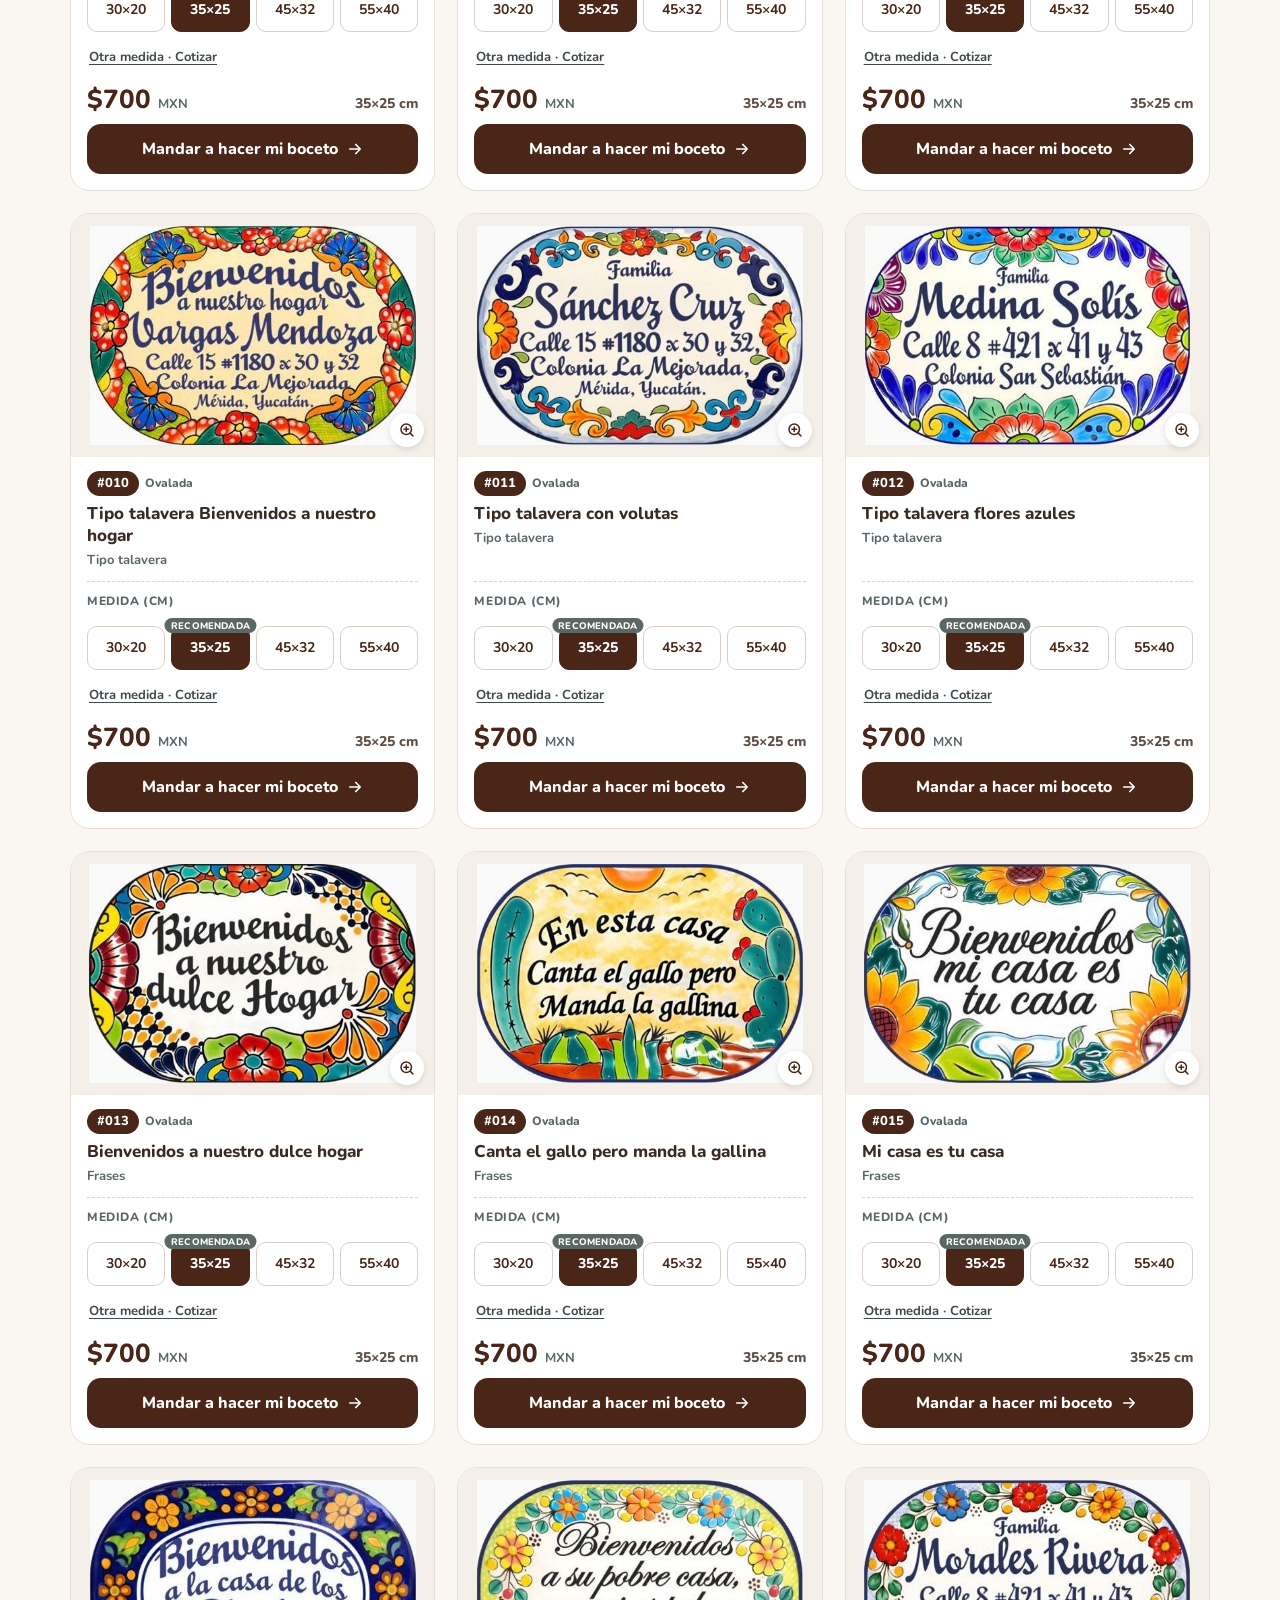
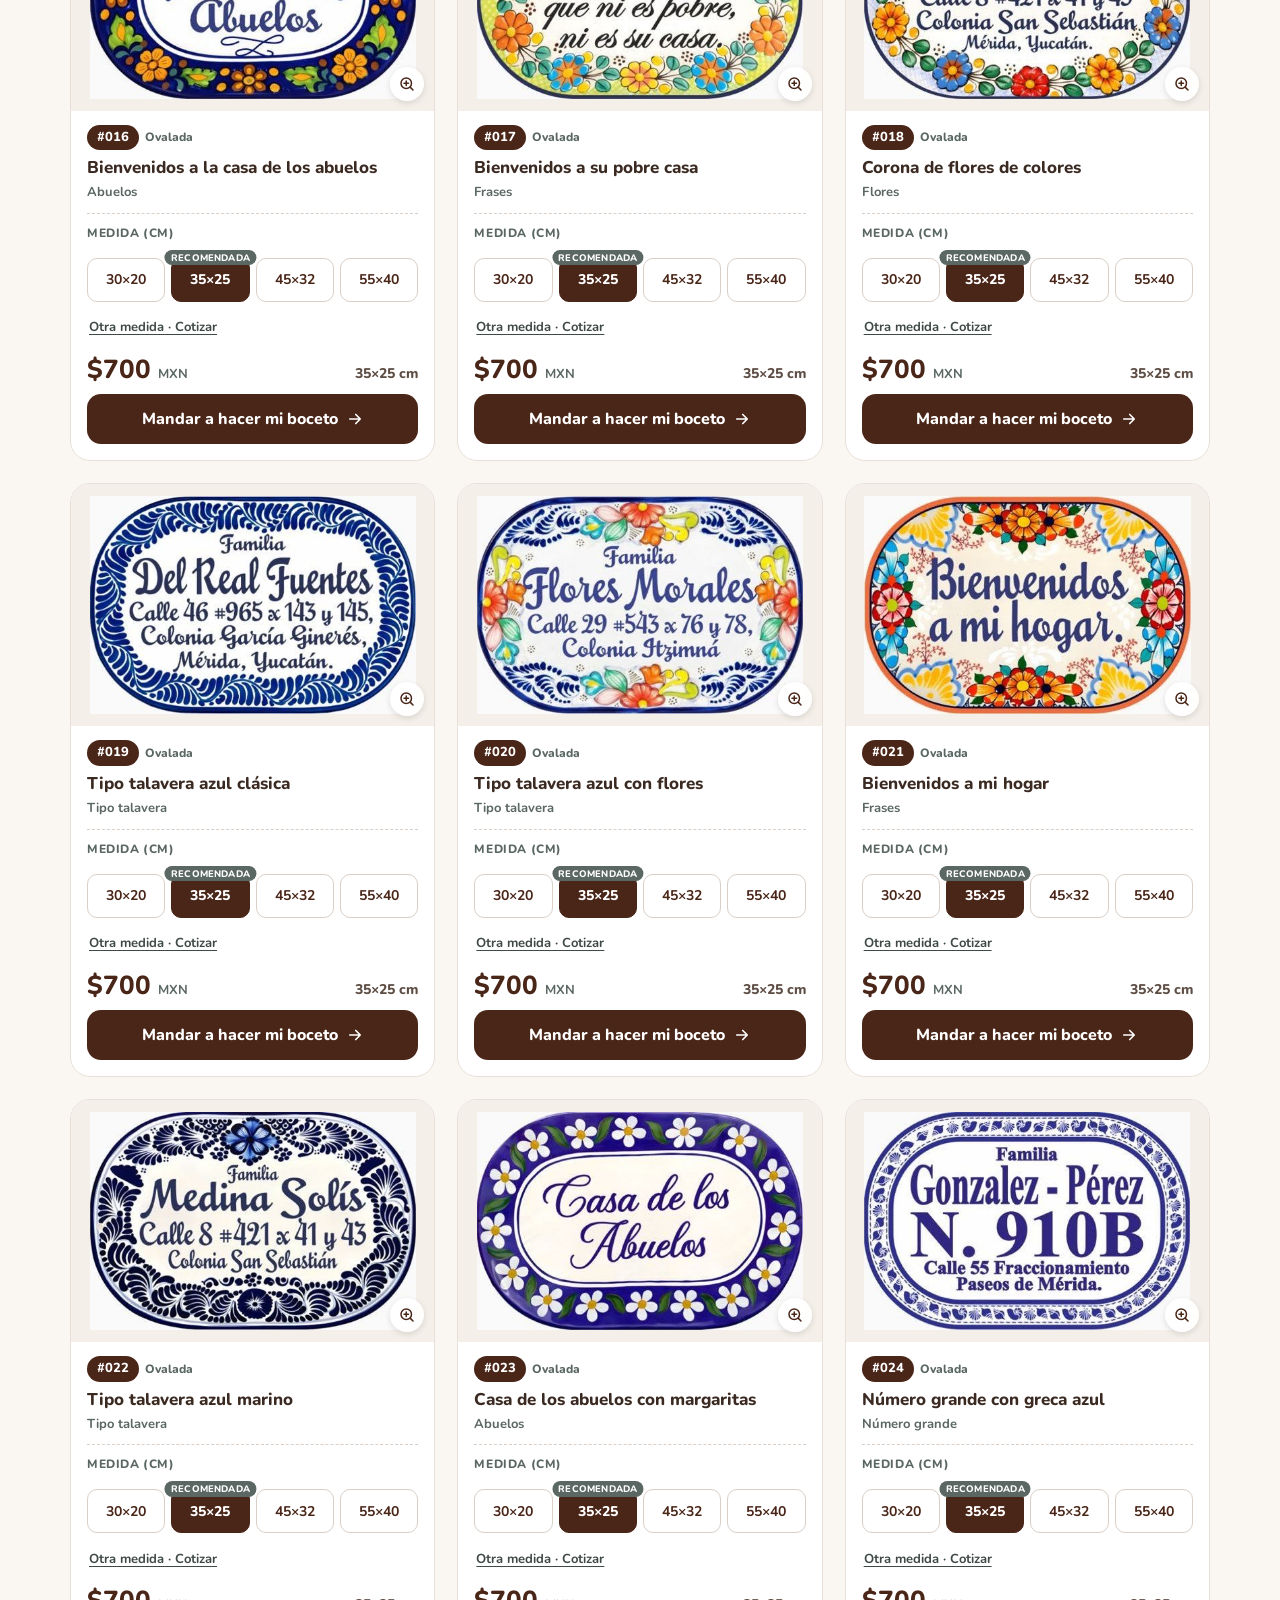
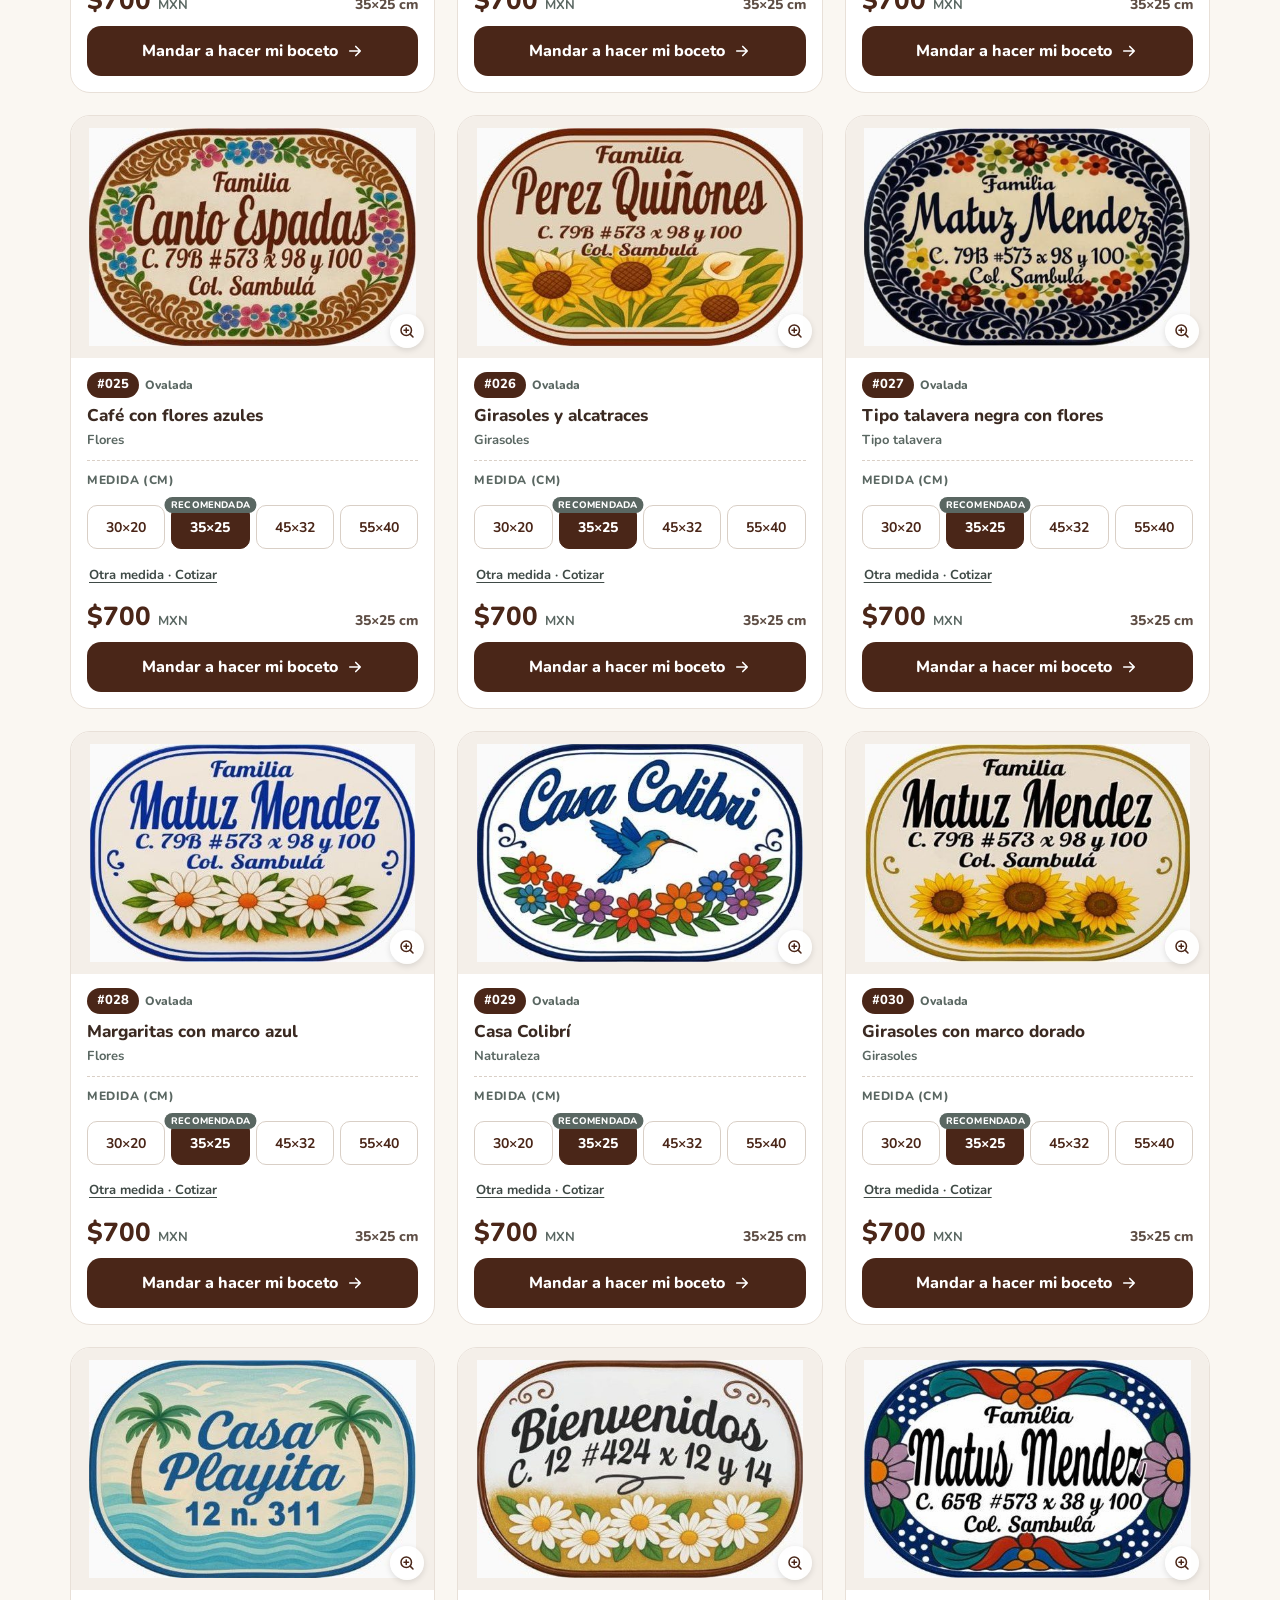
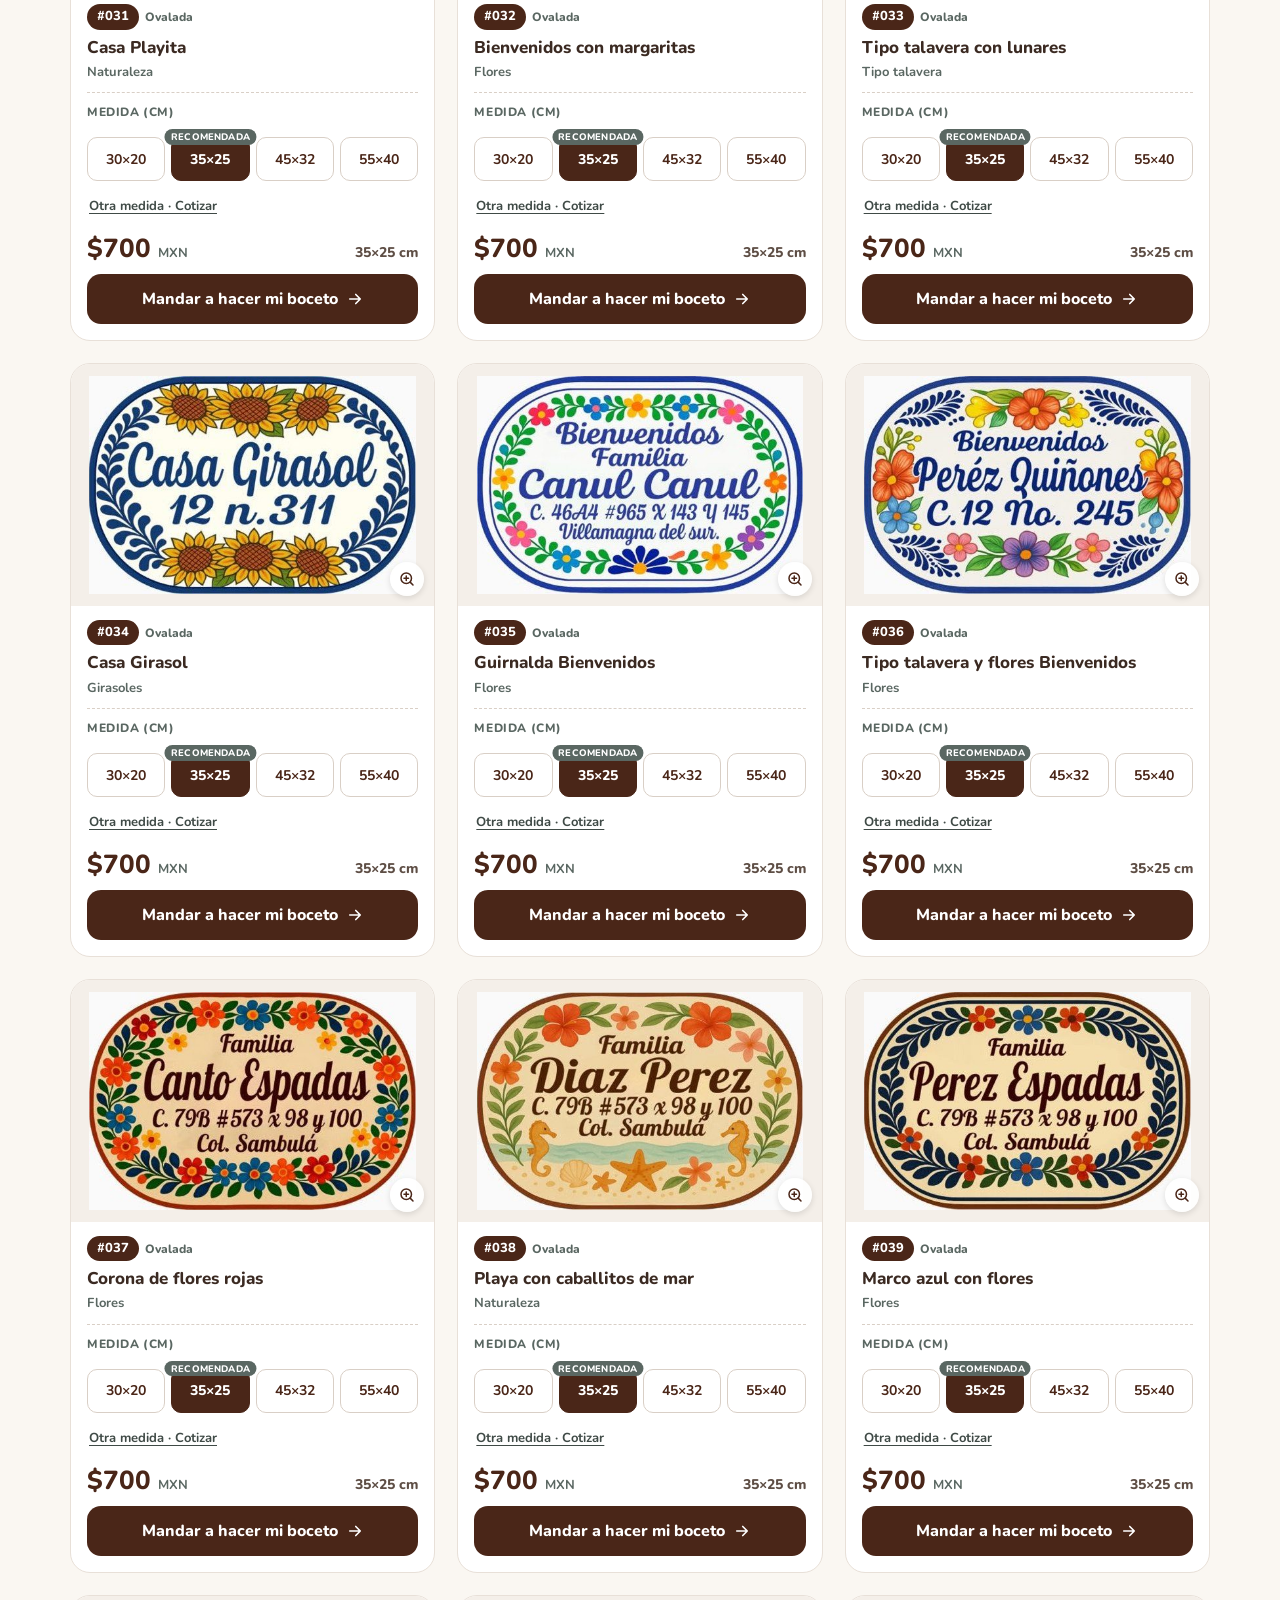
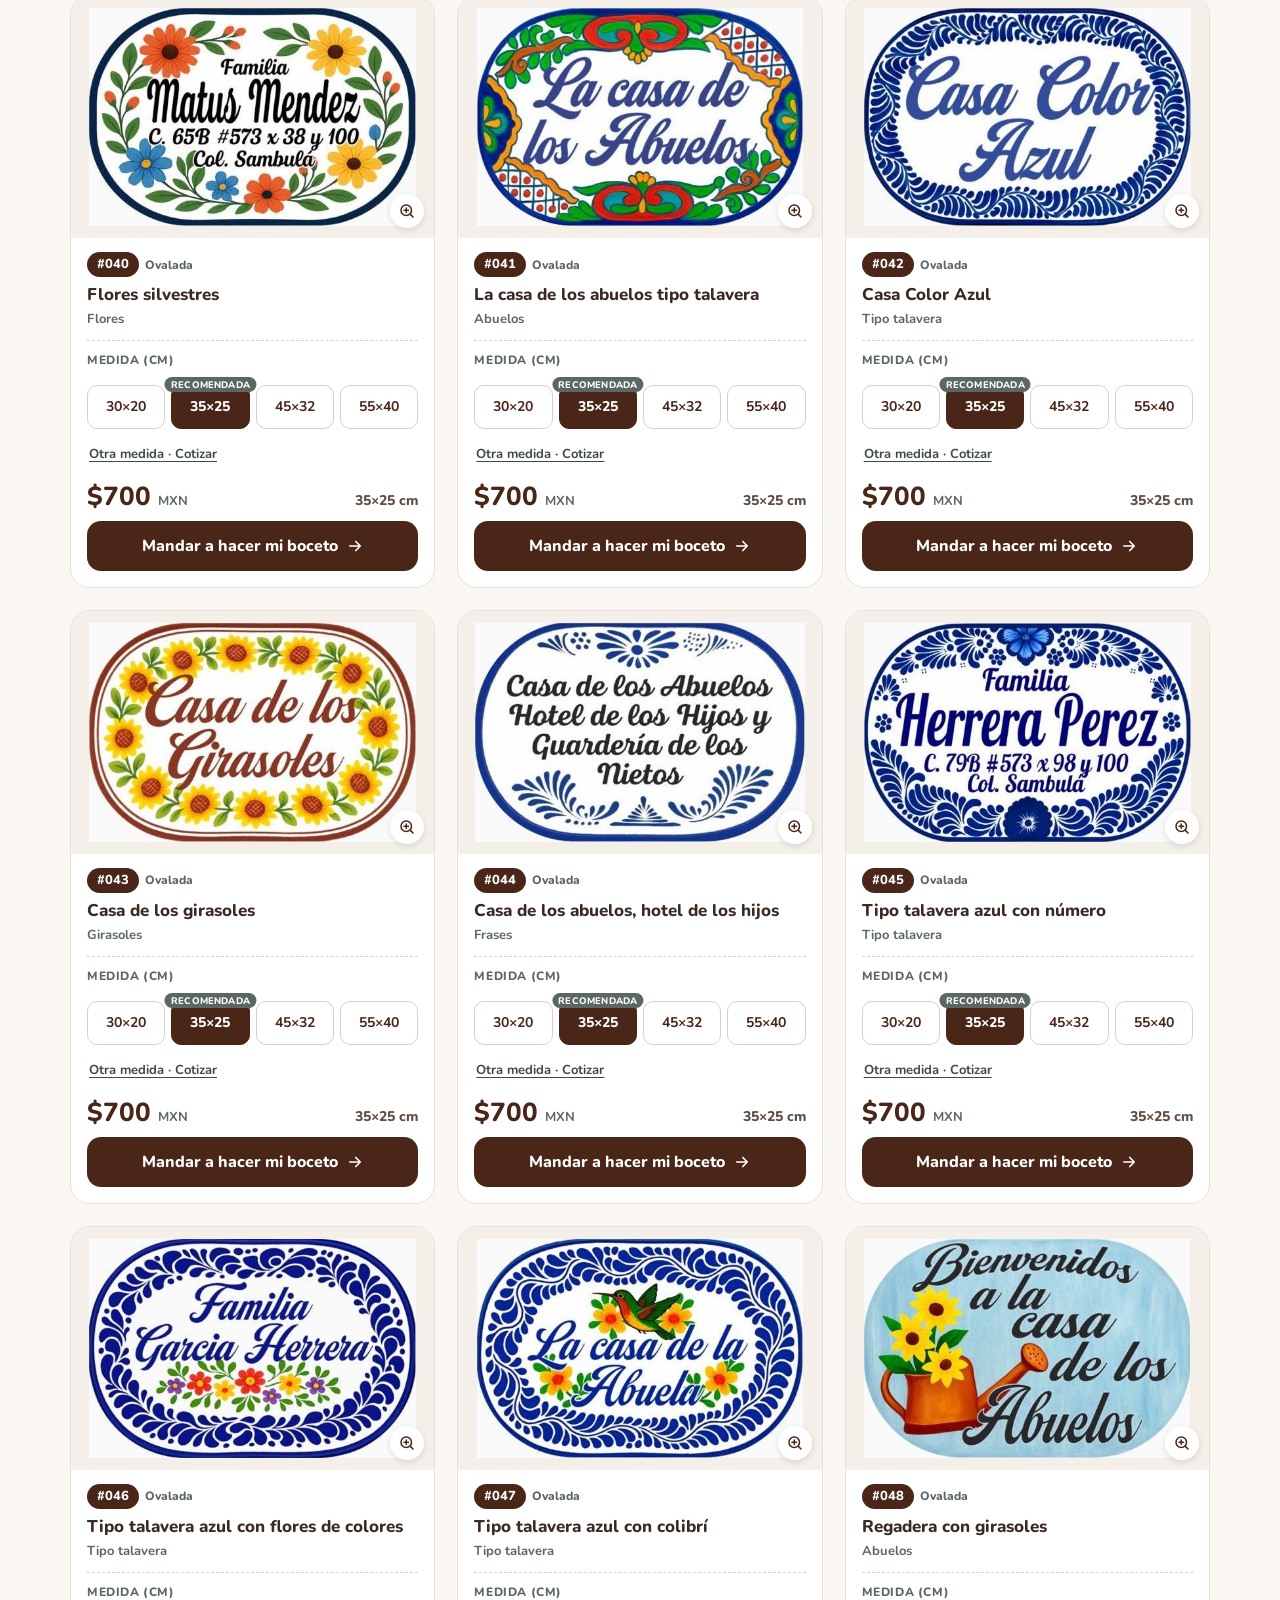
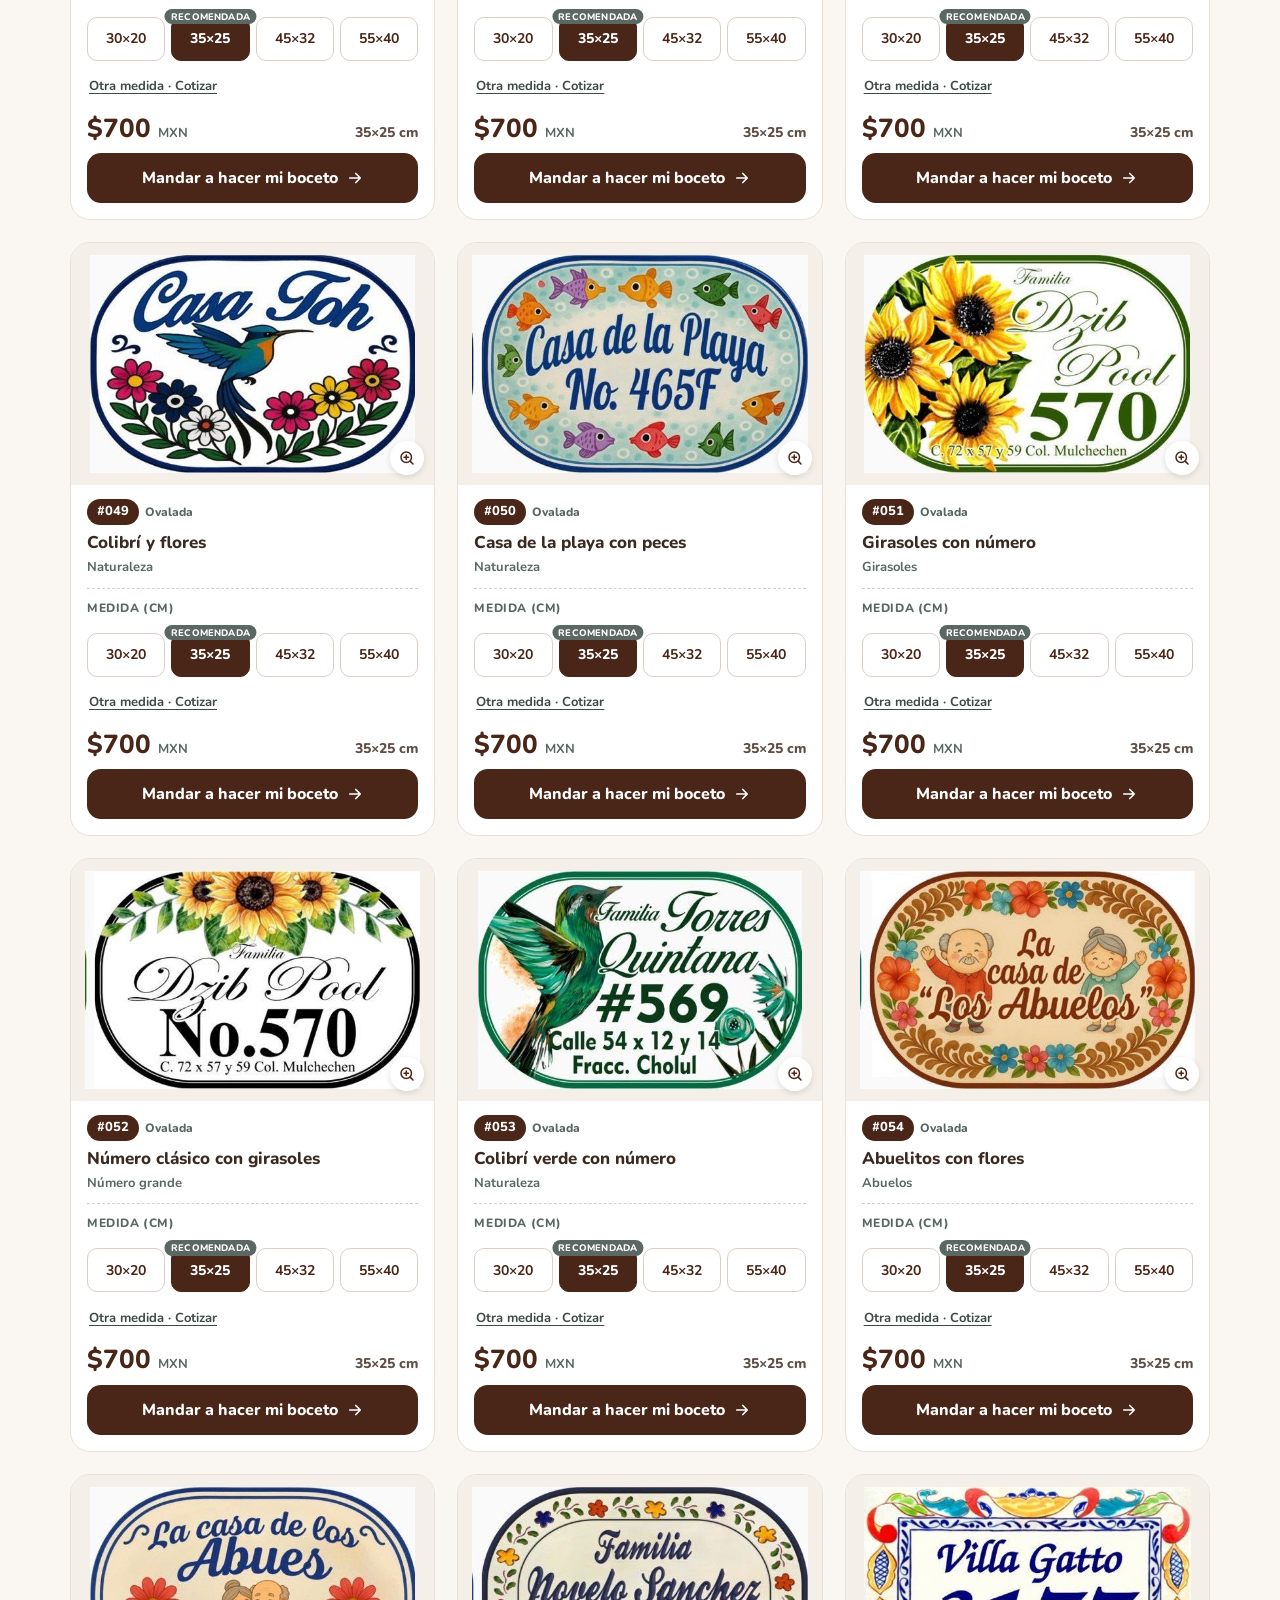
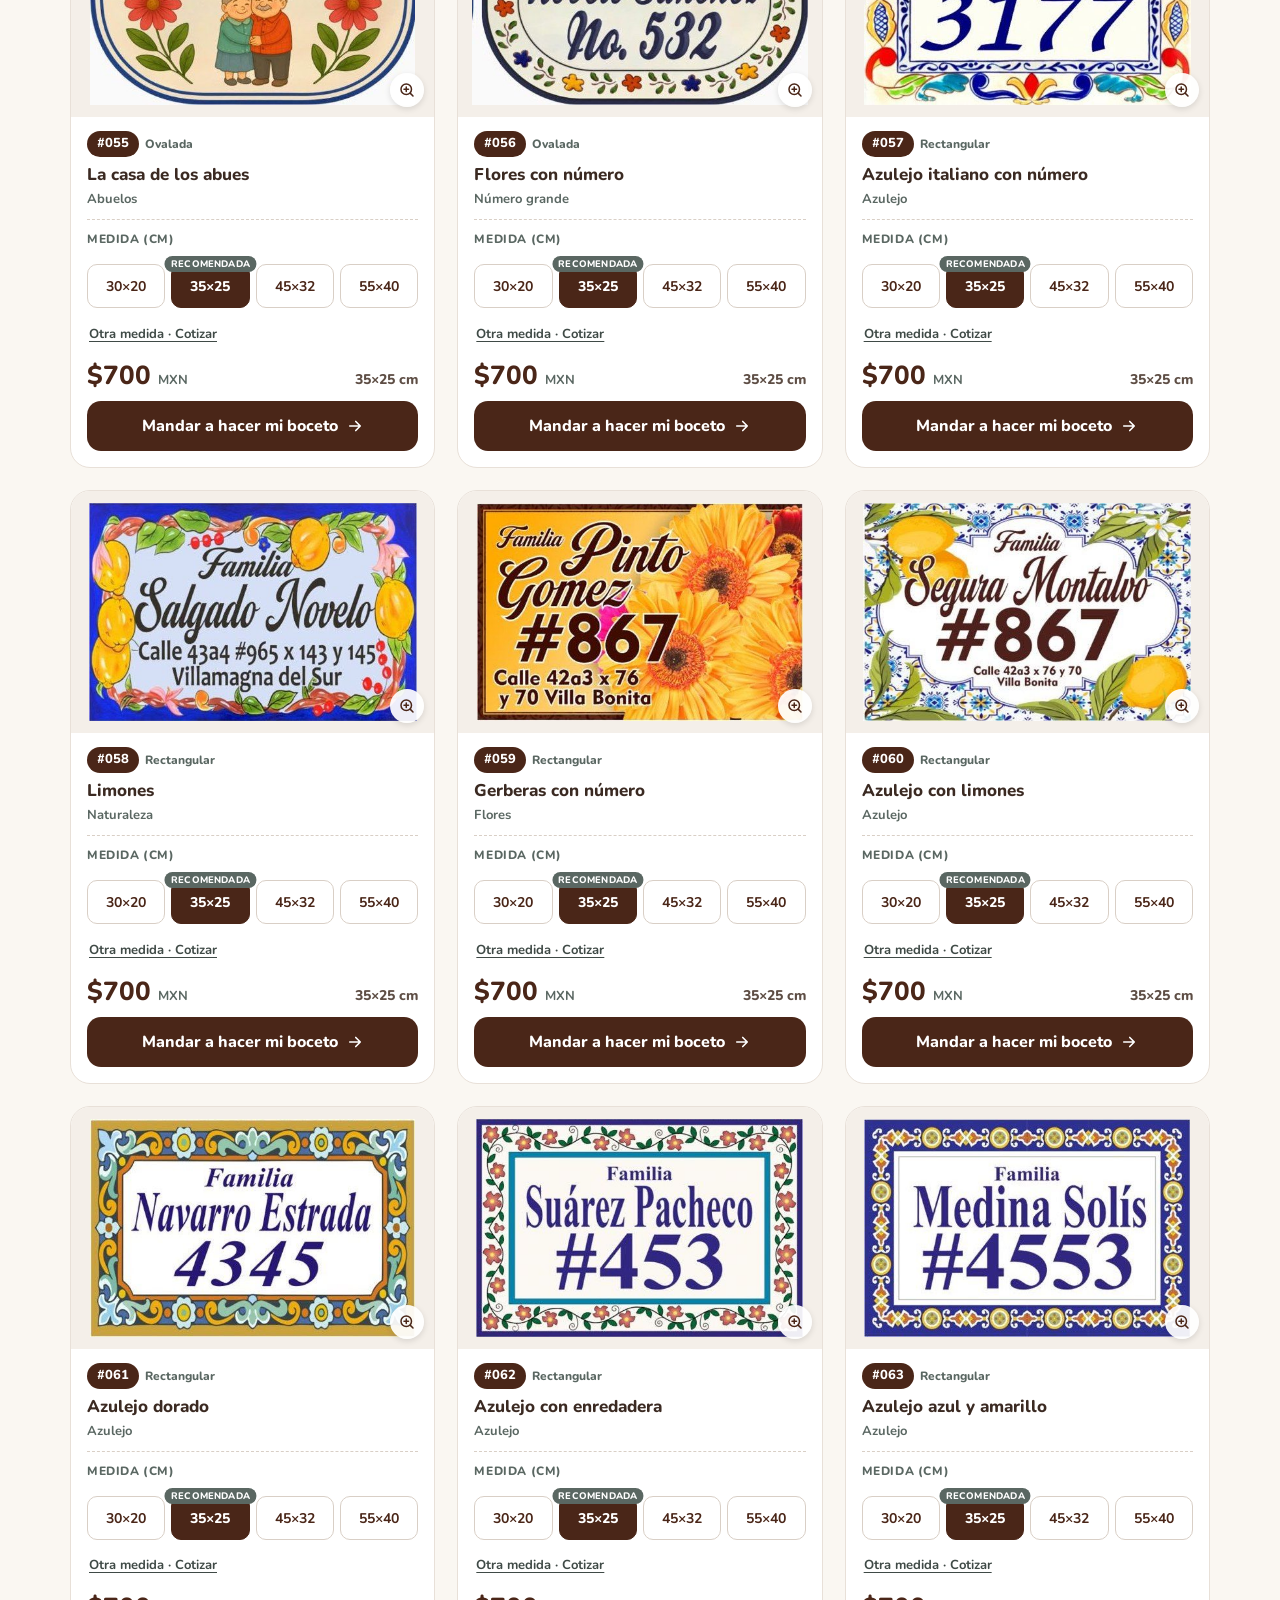
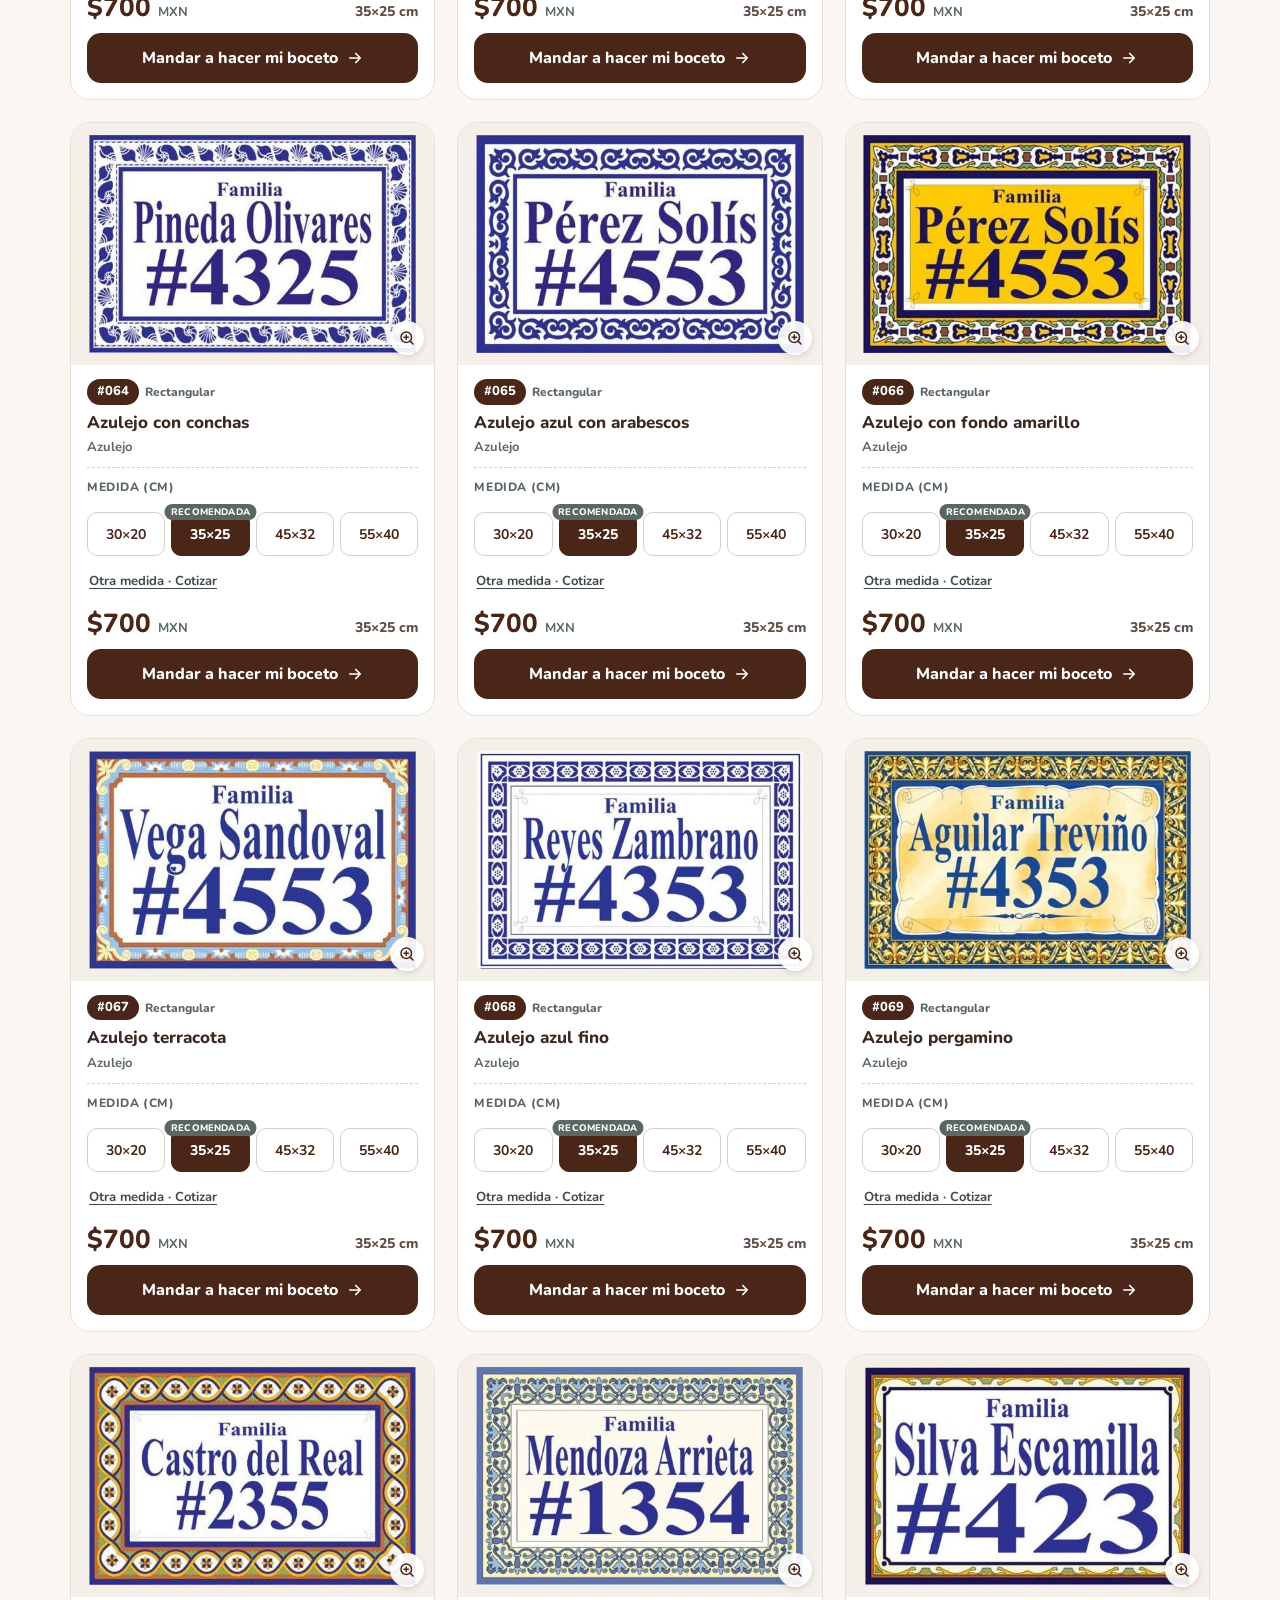
<file: josue/index.html>
<!doctype html>
<html lang="es">
<head>
<meta charset="utf-8">
<meta property="og:type" content="website">
<meta property="og:site_name" content="Recoovare">
<meta property="og:title" content="Catálogo de placas domiciliarias y lápidas · Recoovare">
<meta property="og:description" content="Más de 160 diseños personalizables en Mérida. Elige tu modelo y pide tu boceto digital gratis por WhatsApp.">
<meta property="og:image" content="https://recoovare.pages.dev/fotos/compartir.jpg">
<meta property="og:image:width" content="1200">
<meta property="og:image:height" content="630">
<meta property="og:url" content="https://recoovare.pages.dev/josue/">
<meta name="twitter:card" content="summary_large_image">
<meta name="viewport" content="width=device-width, initial-scale=1">
<meta name="robots" content="noindex">
<title>Recoovare</title>
<meta http-equiv="refresh" content="0; url=/?v=josue">
<script>location.replace('/?v=josue' + location.hash);</script>
</head>
<body style="font-family:sans-serif;text-align:center;padding:40px">
<p>Abriendo el catálogo de Recoovare…</p>
<p><a href="/?v=josue">Toca aquí si no se abre</a></p>
</body>
</html>
</file>
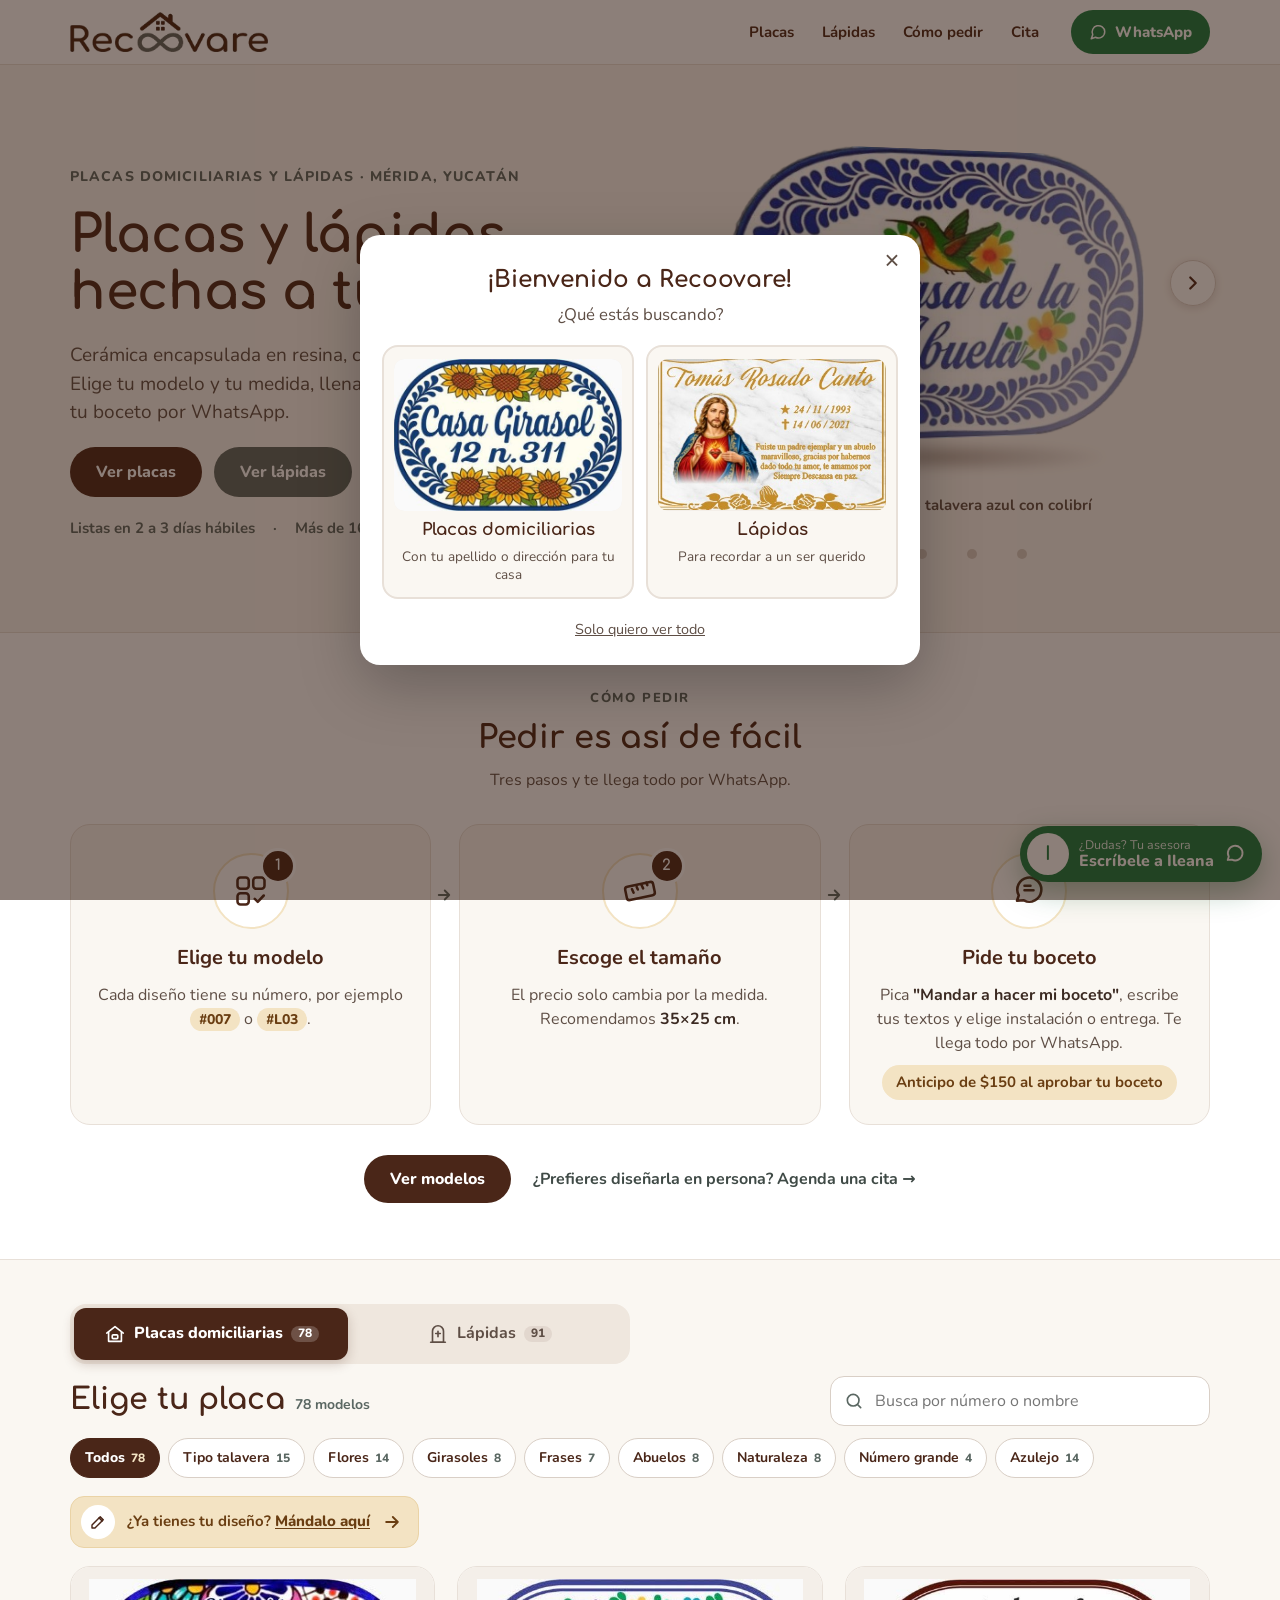
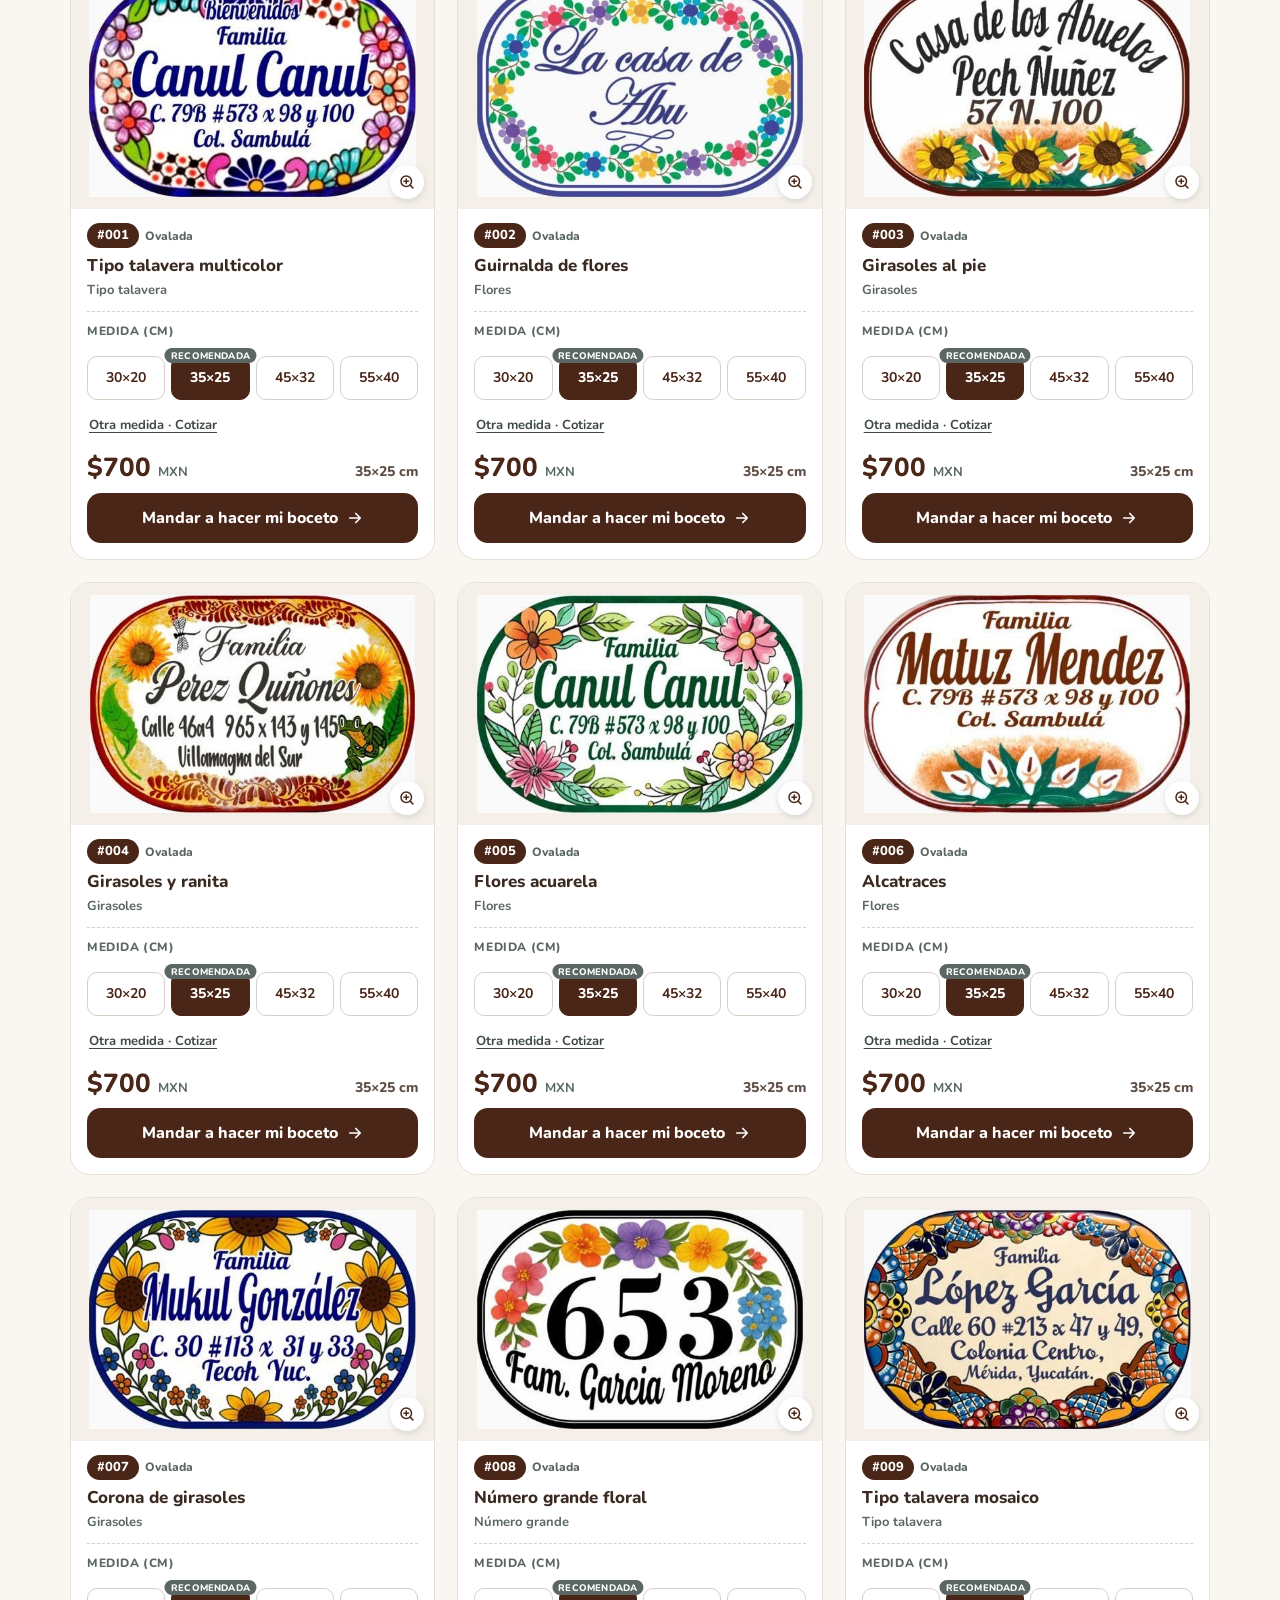
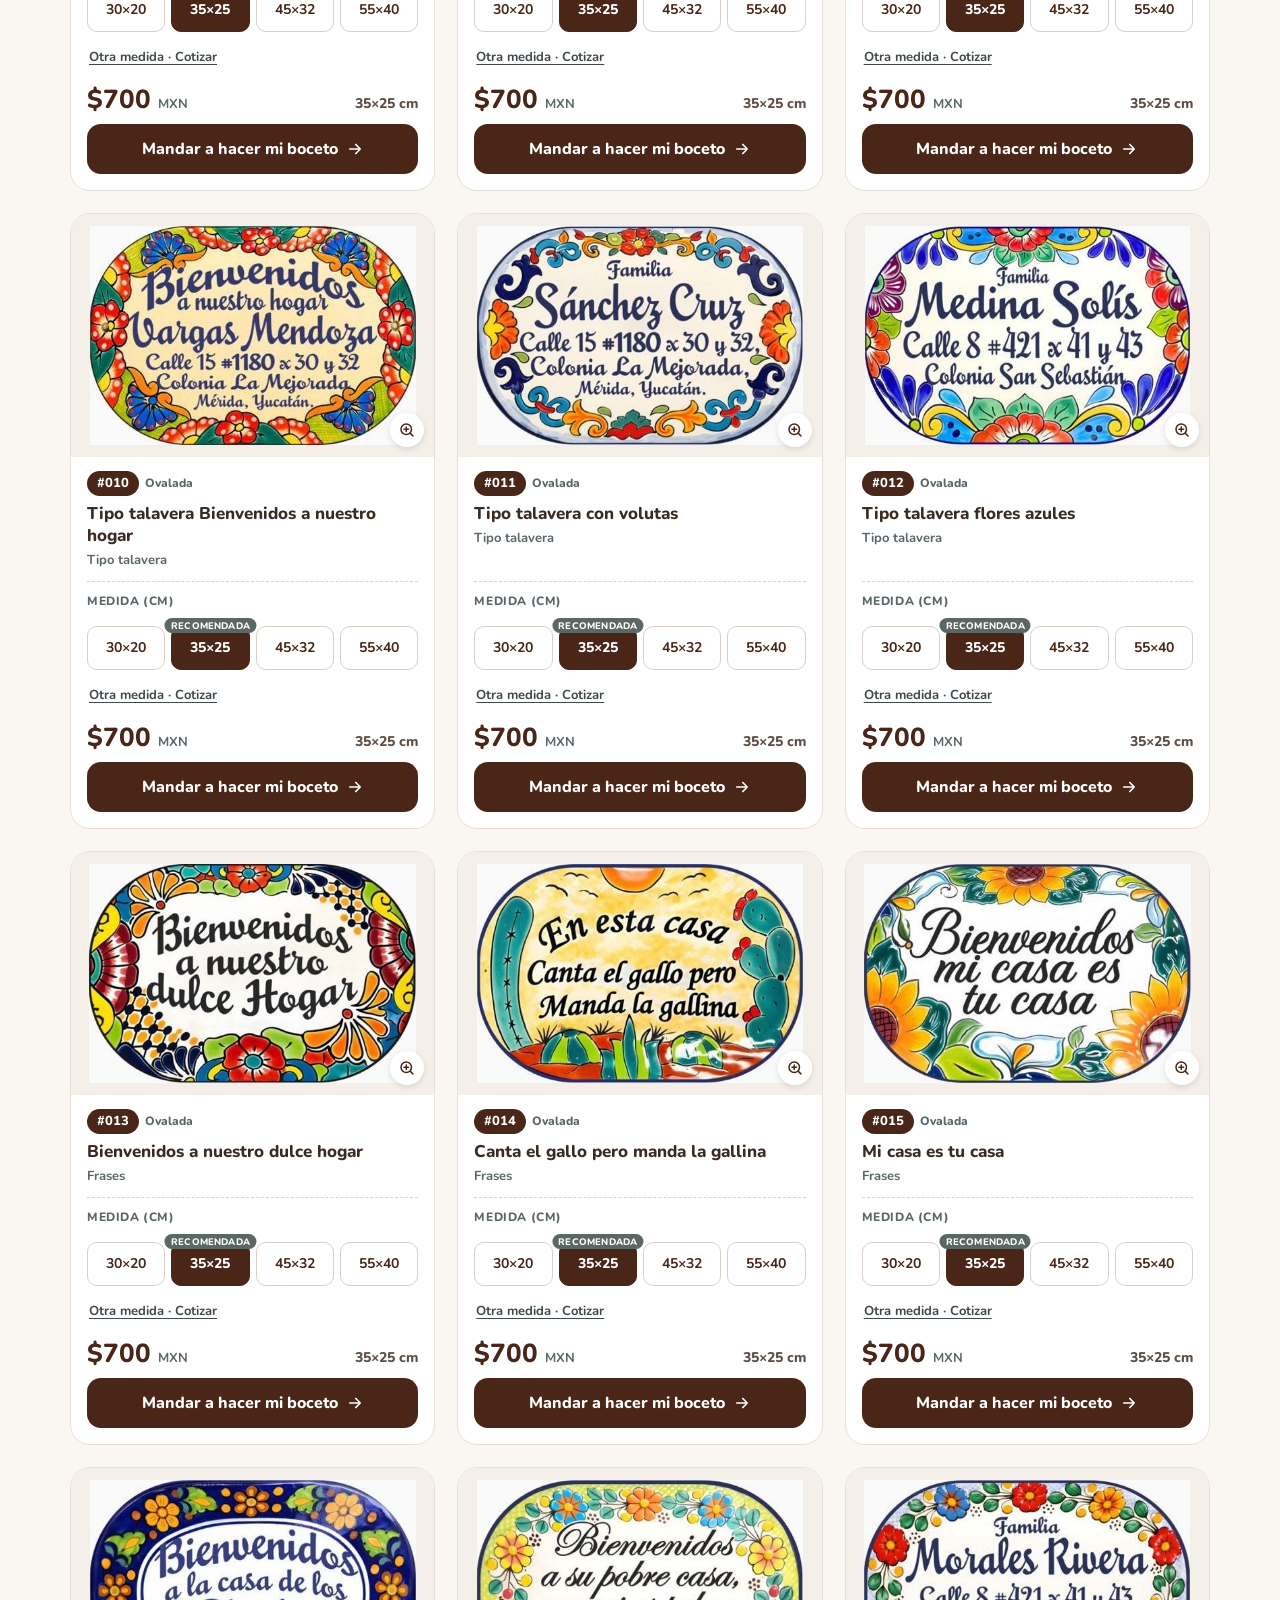
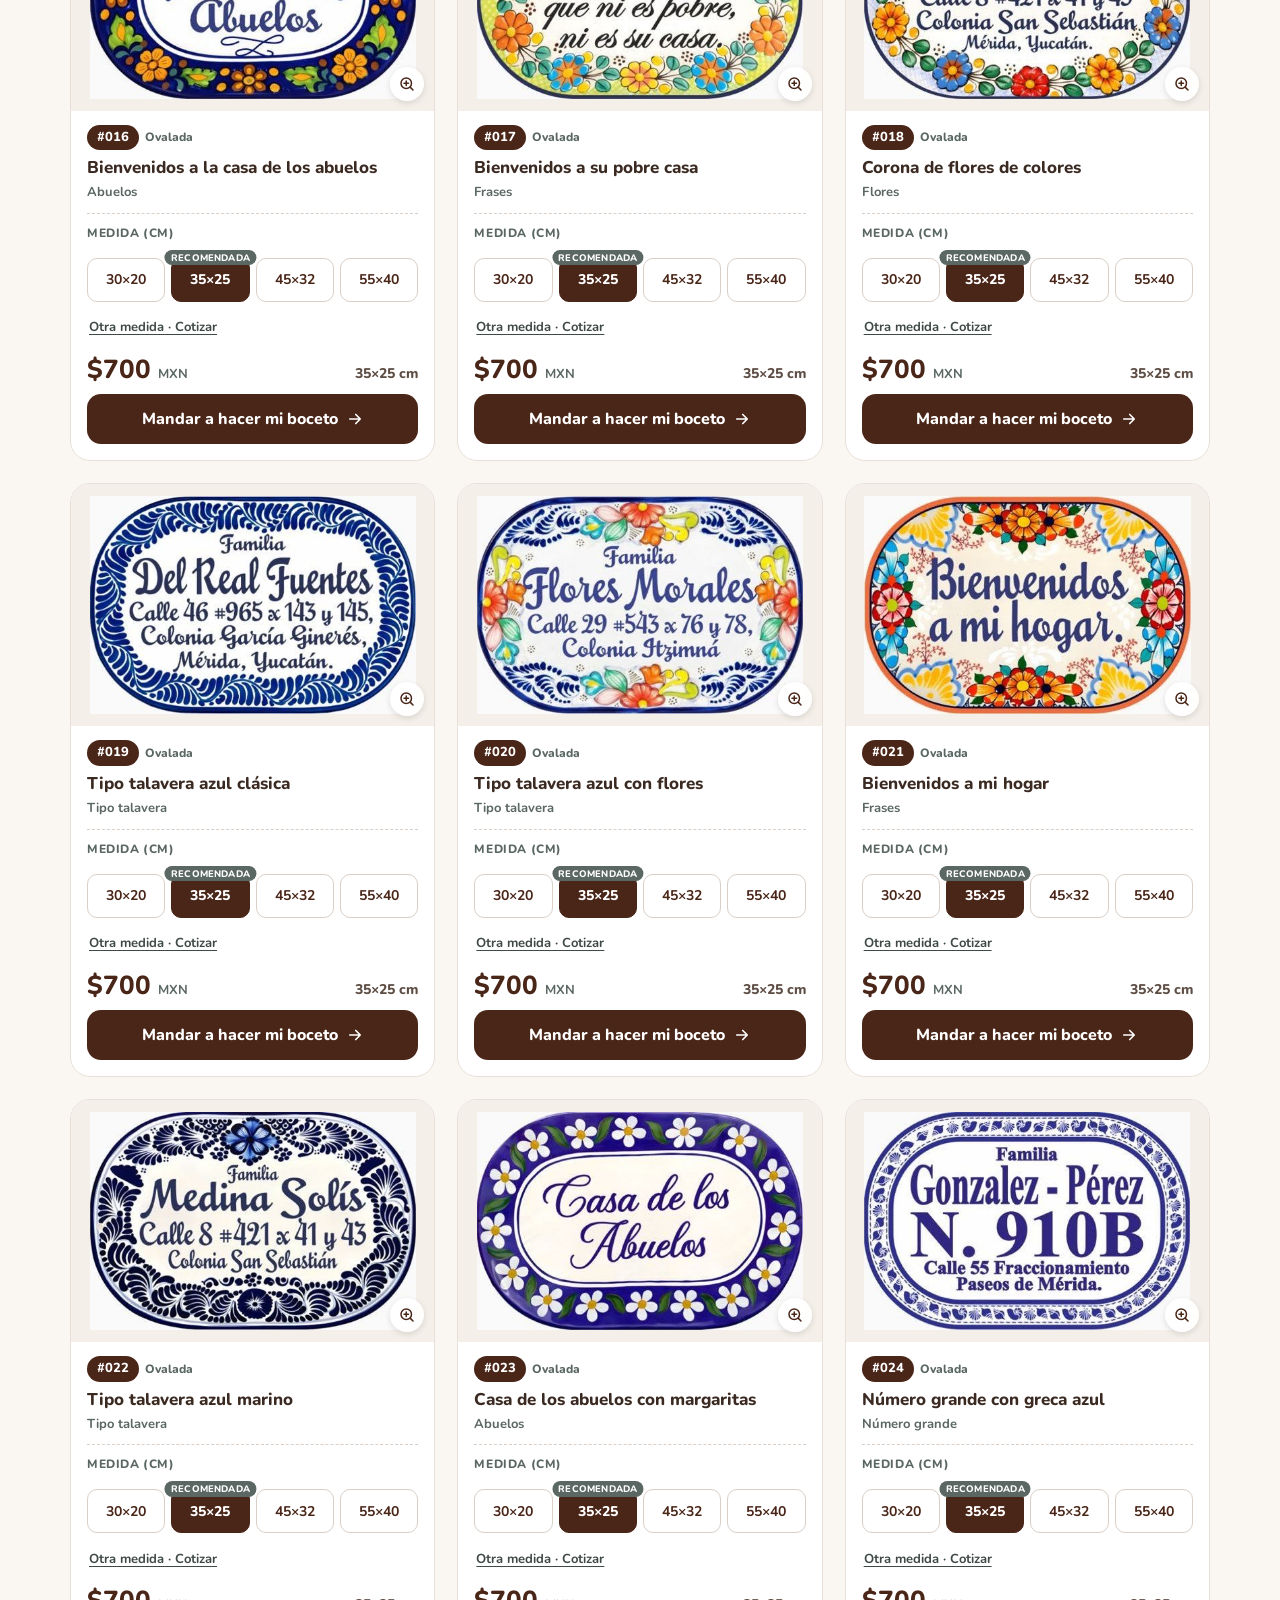
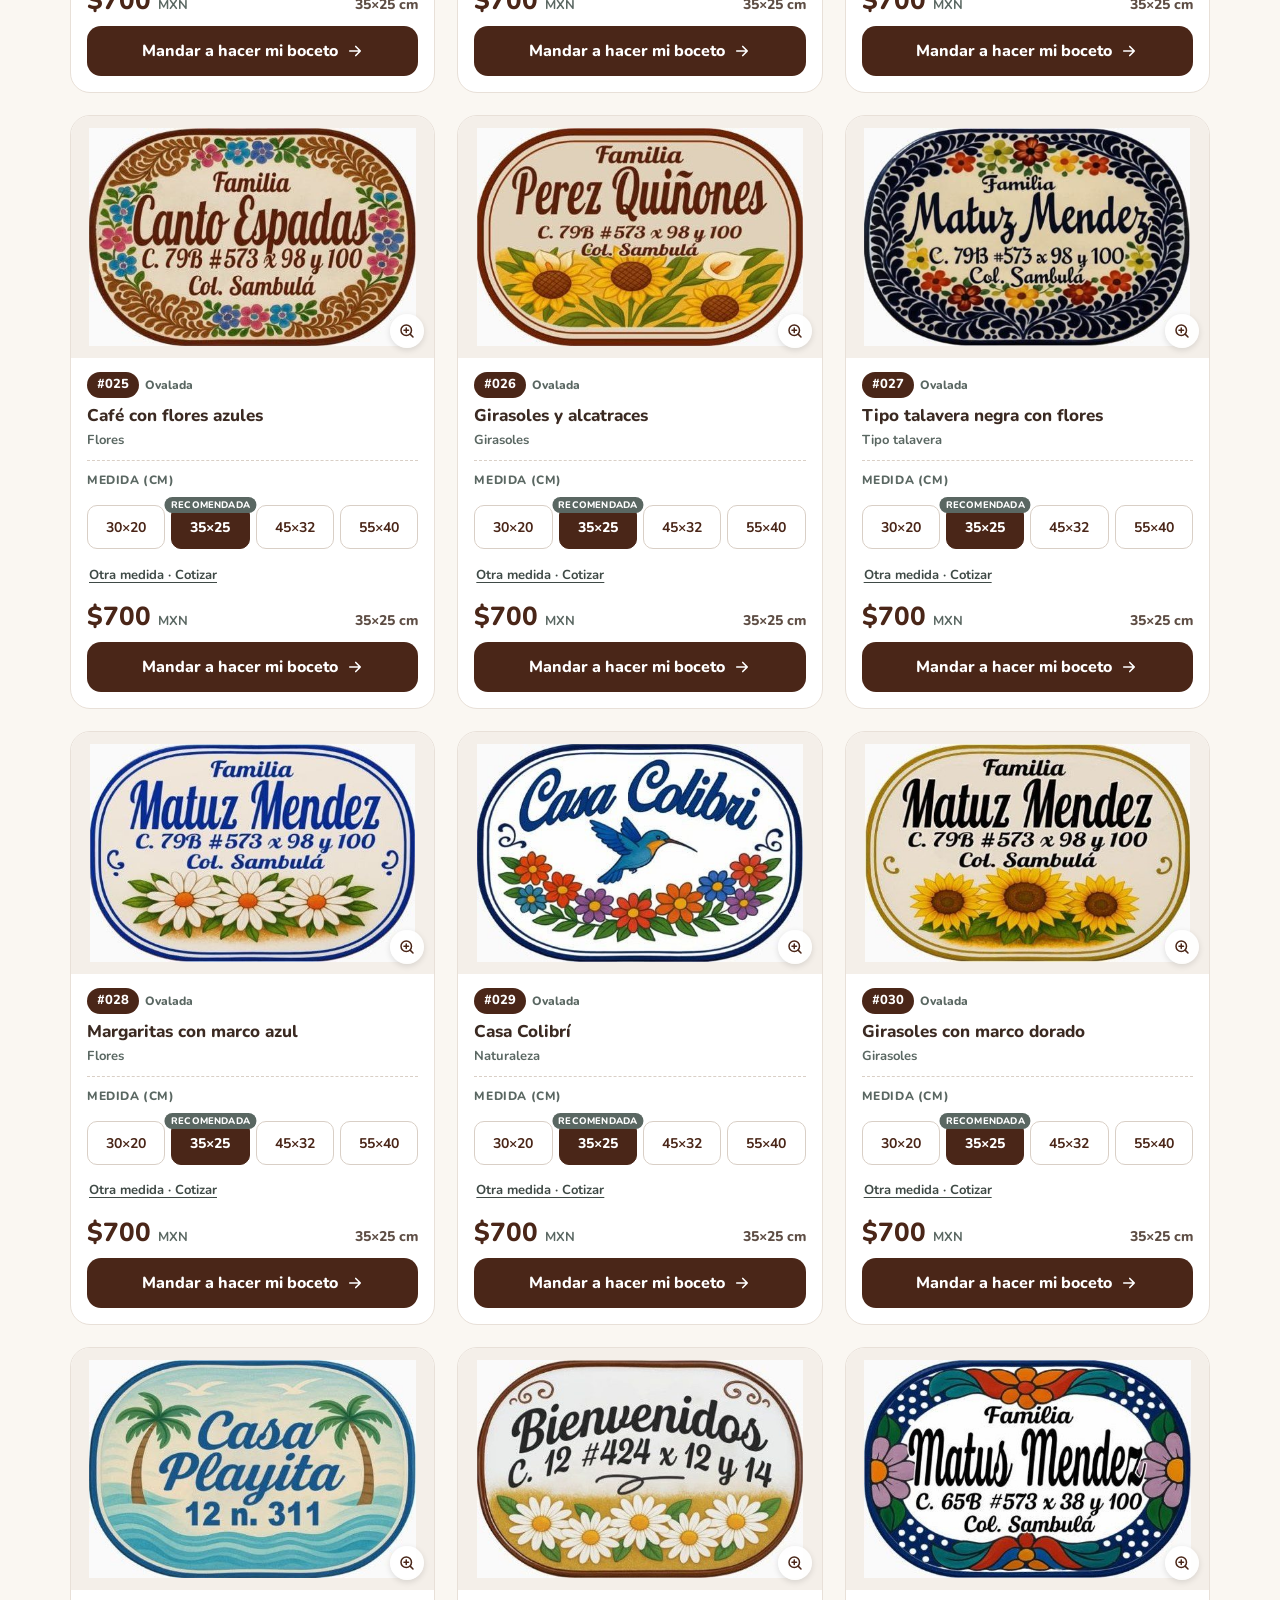
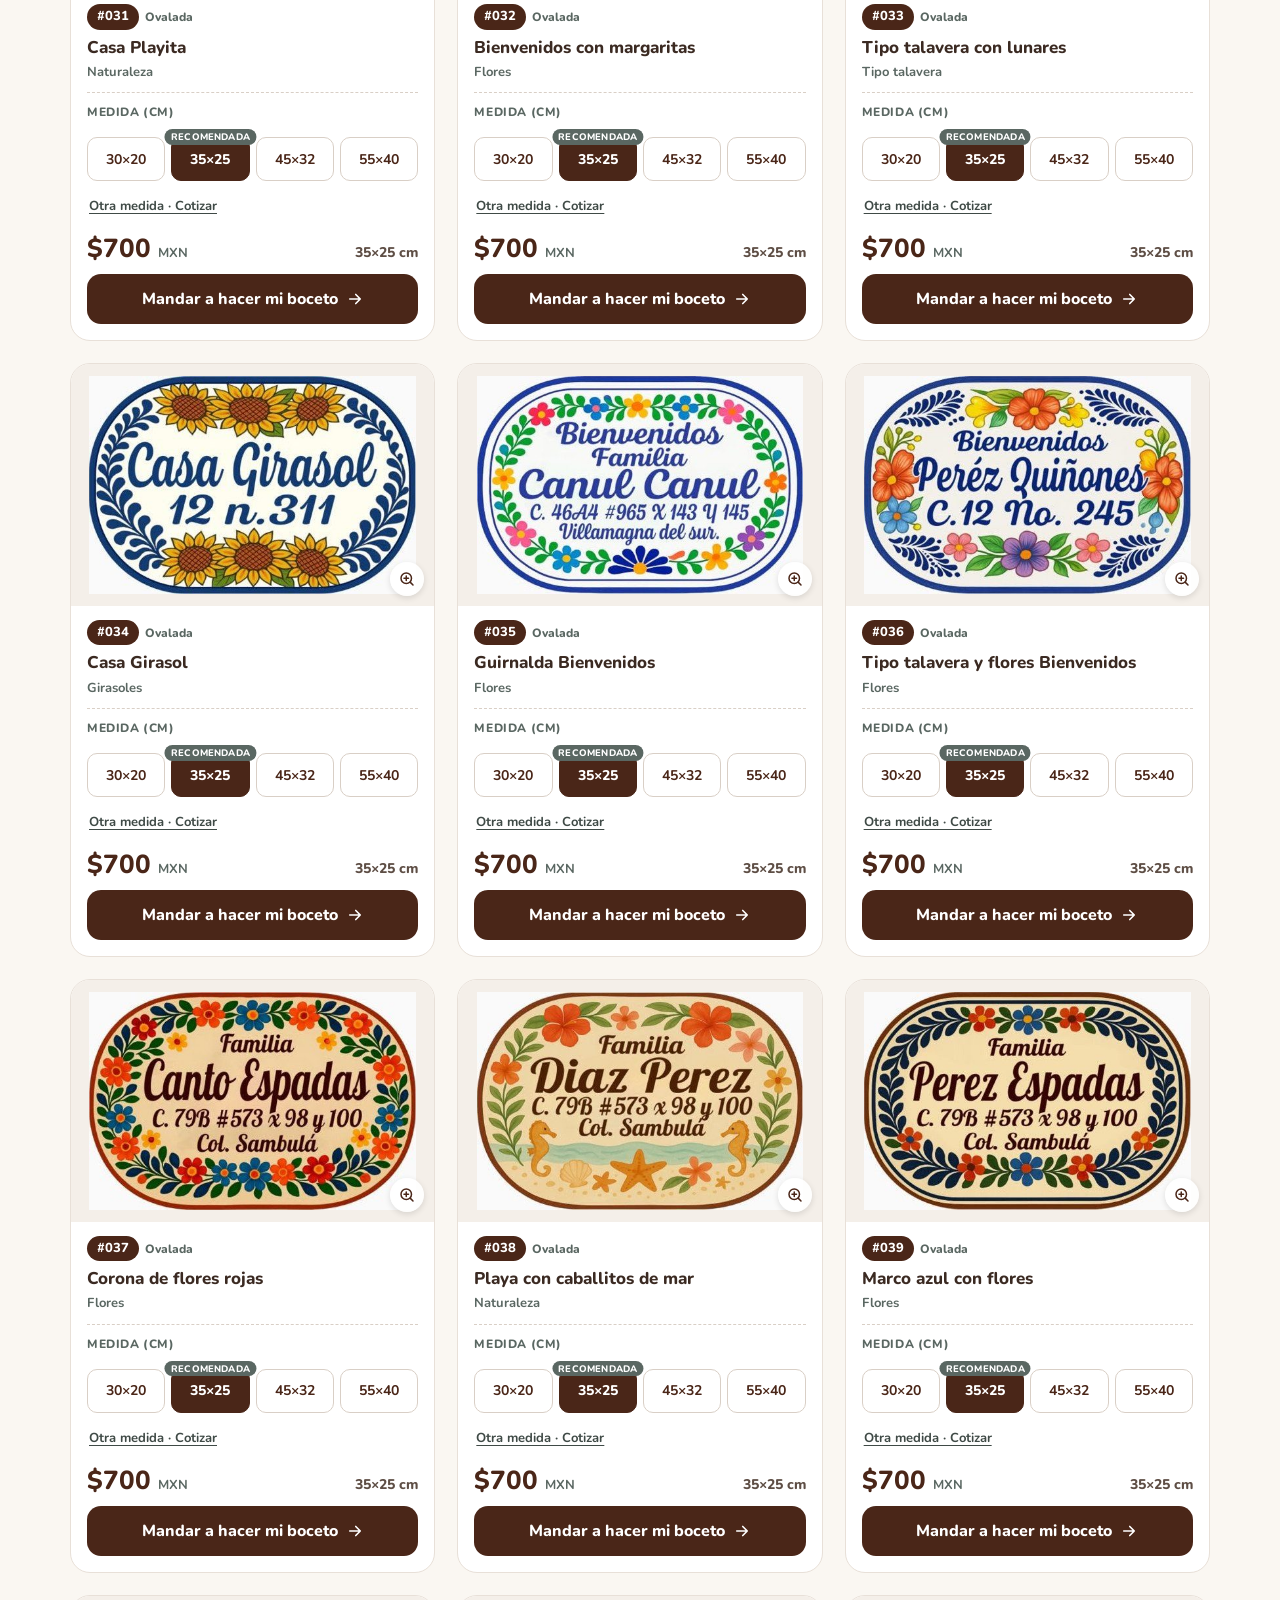
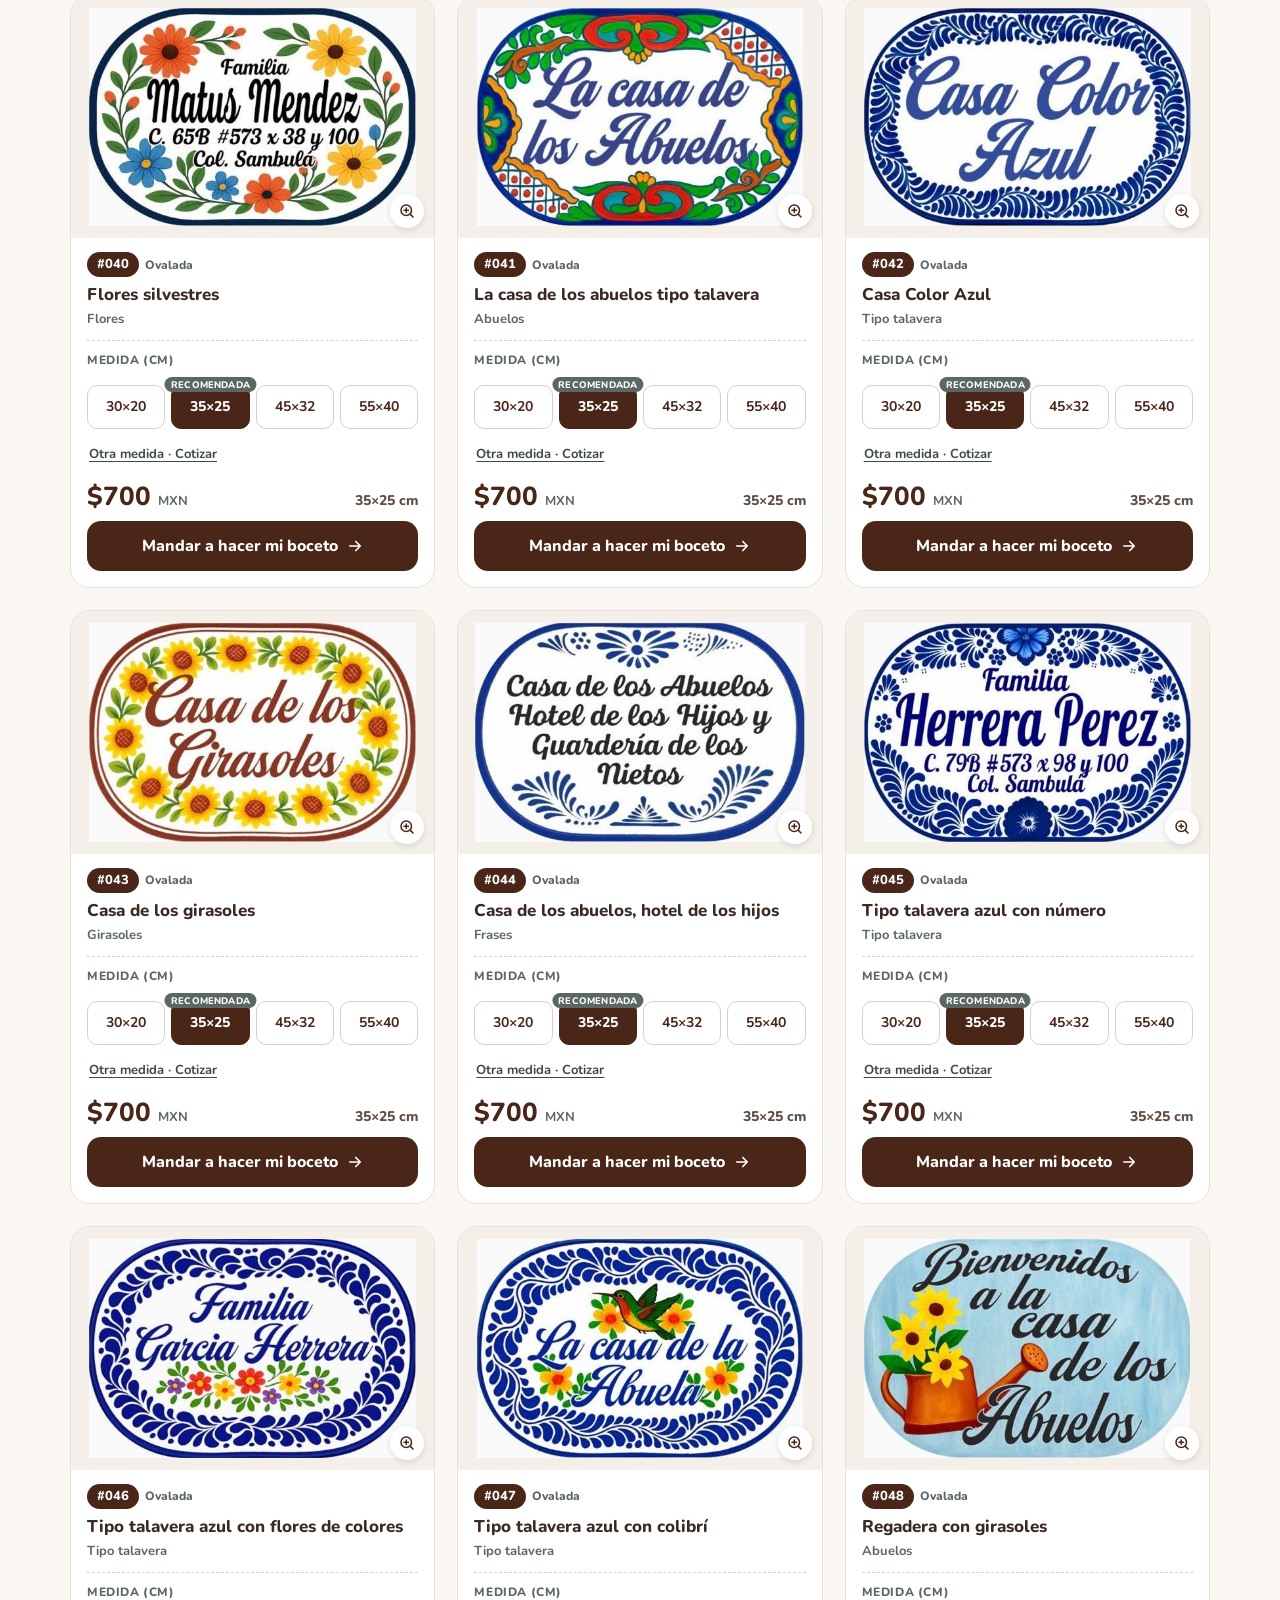
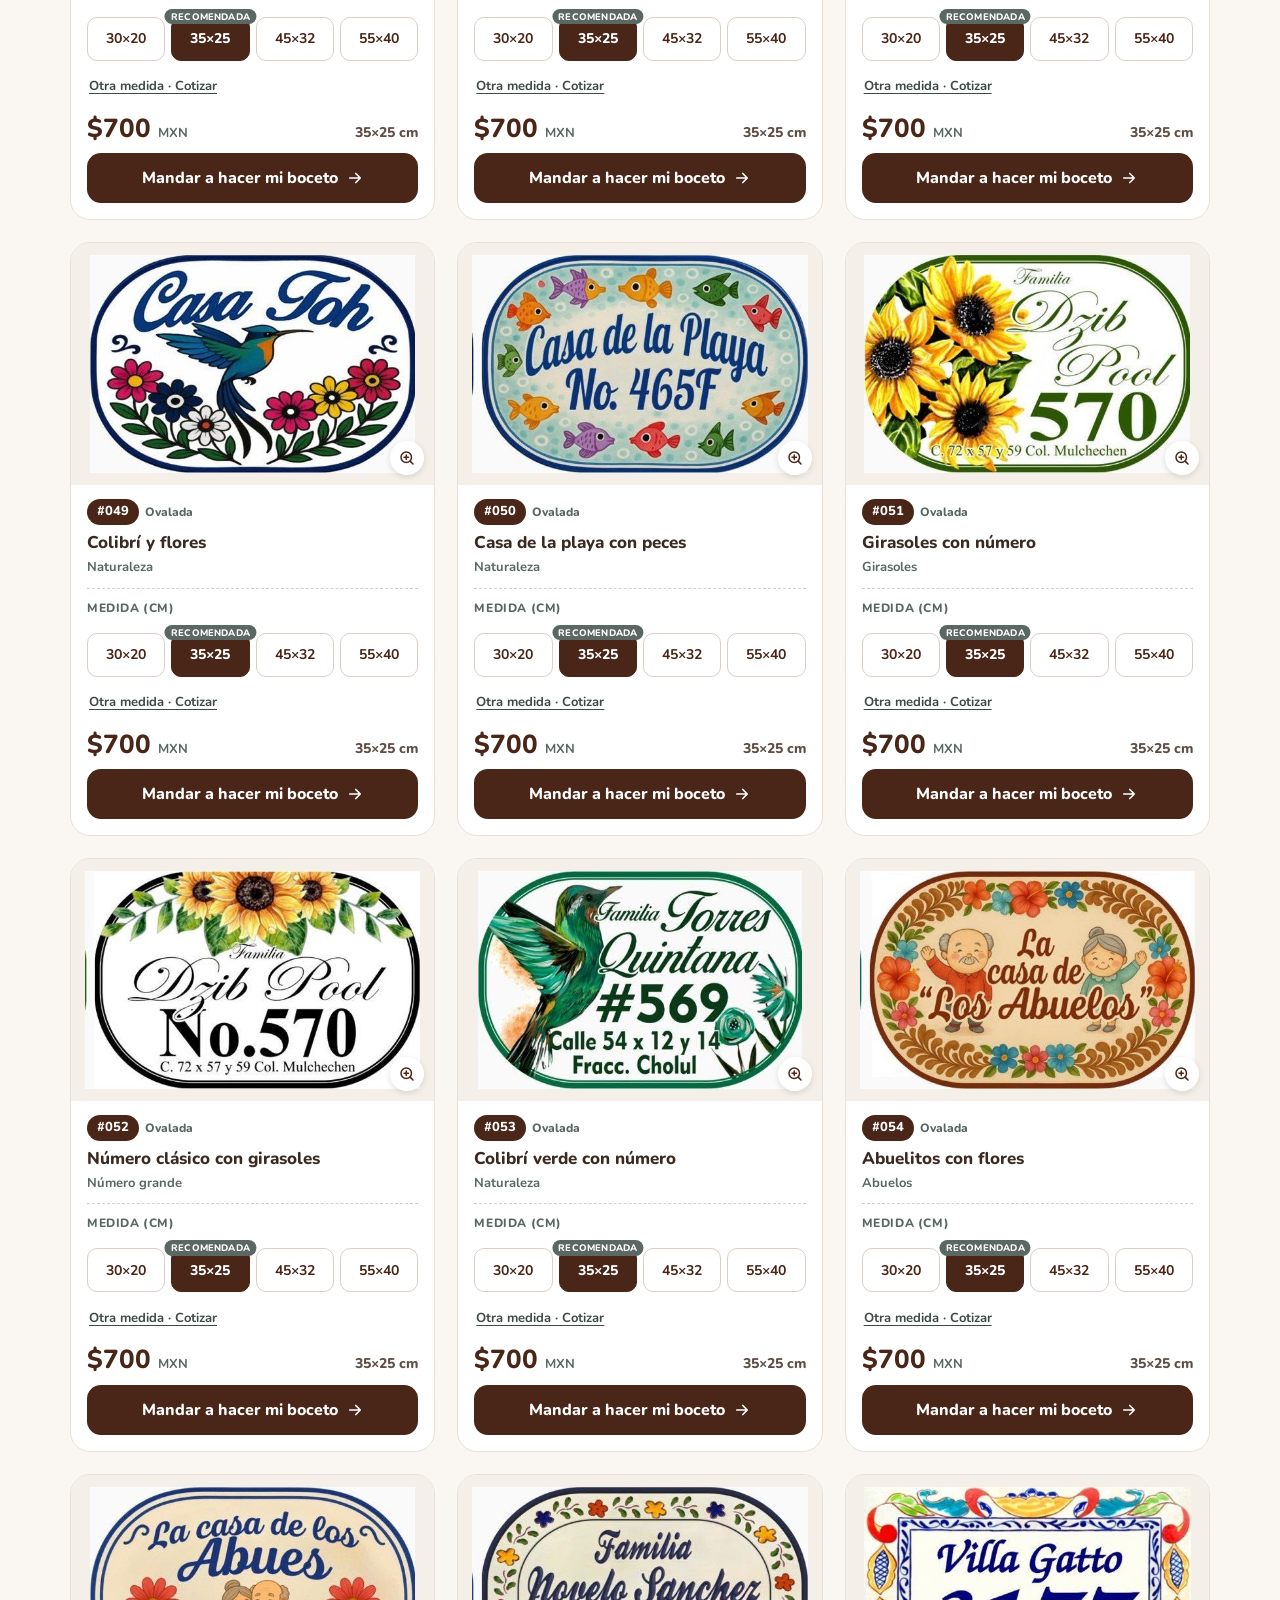
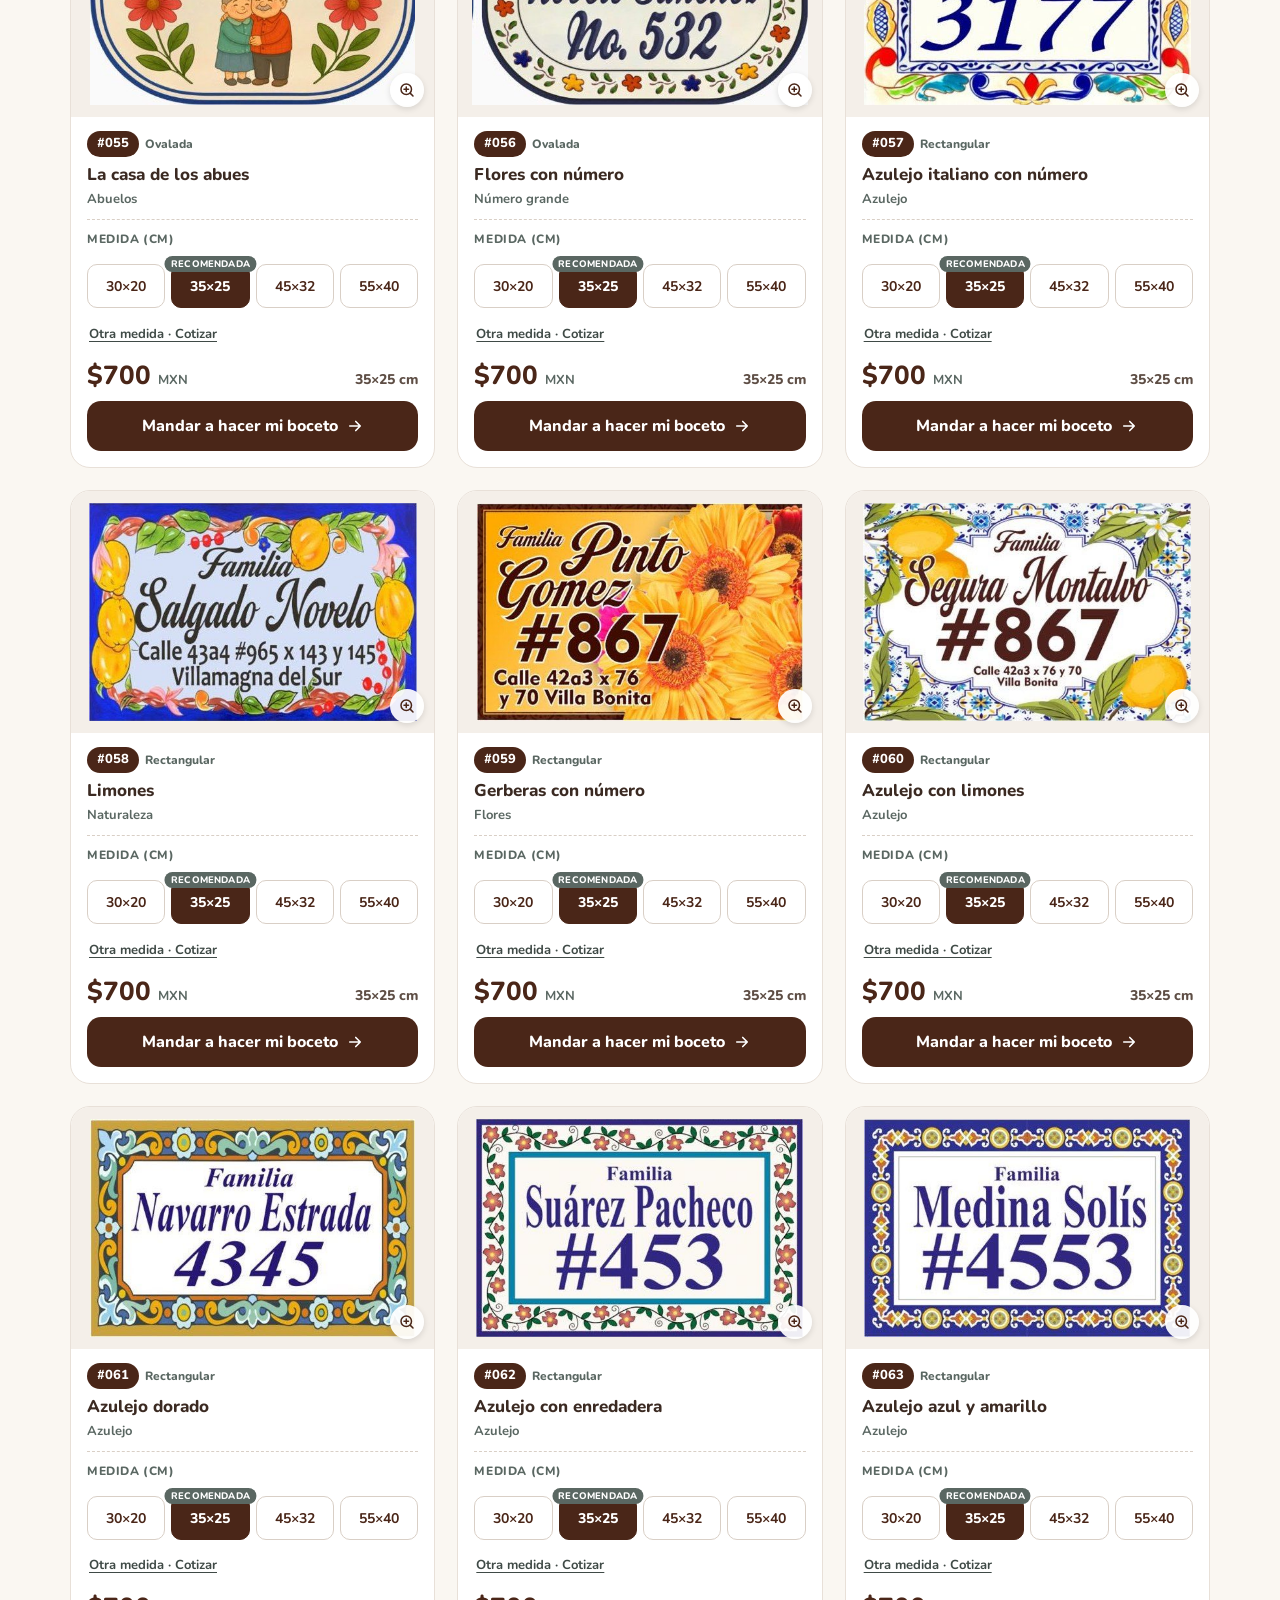
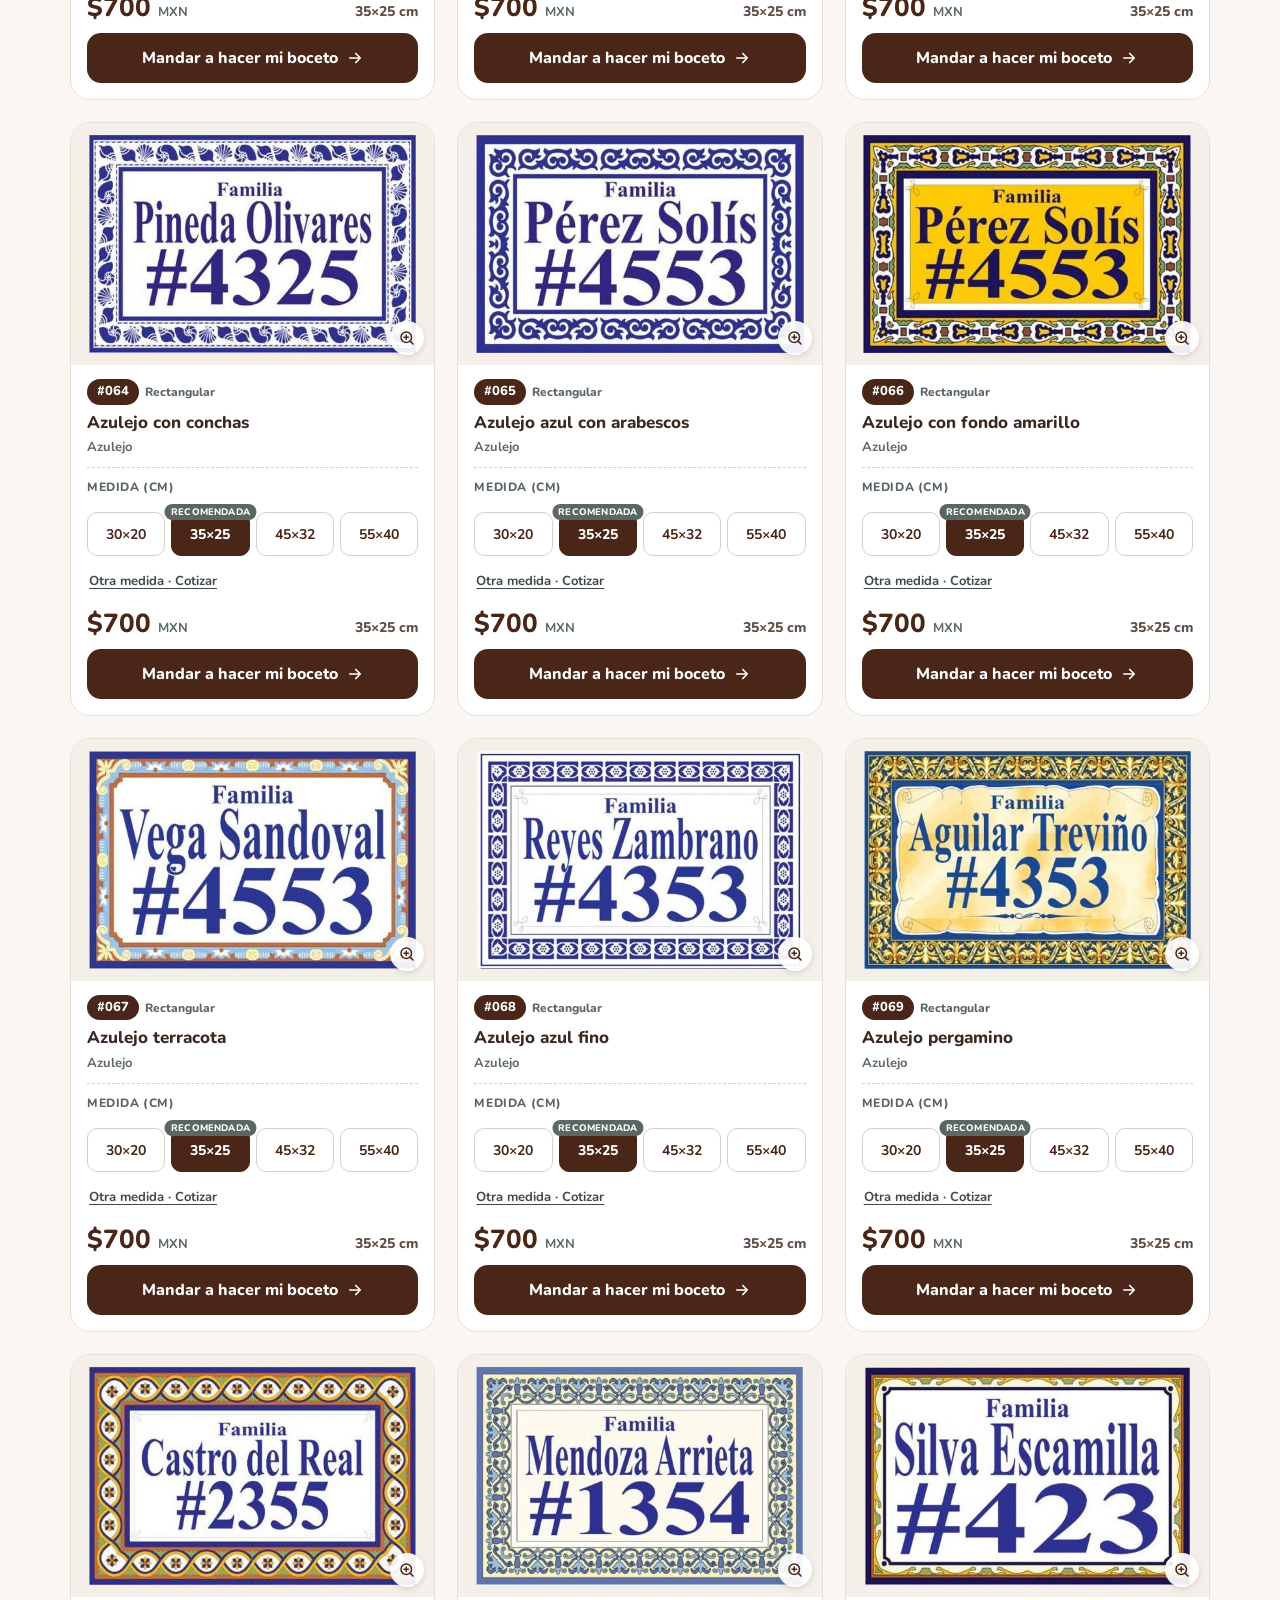
<file: maryfer/index.html>
<!doctype html>
<html lang="es">
<head>
<meta charset="utf-8">
<meta property="og:type" content="website">
<meta property="og:site_name" content="Recoovare">
<meta property="og:title" content="Catálogo de placas domiciliarias y lápidas · Recoovare">
<meta property="og:description" content="Más de 160 diseños personalizables en Mérida. Elige tu modelo y pide tu boceto digital gratis por WhatsApp.">
<meta property="og:image" content="https://recoovare.pages.dev/fotos/compartir.jpg">
<meta property="og:image:width" content="1200">
<meta property="og:image:height" content="630">
<meta property="og:url" content="https://recoovare.pages.dev/maryfer/">
<meta name="twitter:card" content="summary_large_image">
<meta name="viewport" content="width=device-width, initial-scale=1">
<meta name="robots" content="noindex">
<title>Recoovare</title>
<meta http-equiv="refresh" content="0; url=/?v=maryfer">
<script>location.replace('/?v=maryfer' + location.hash);</script>
</head>
<body style="font-family:sans-serif;text-align:center;padding:40px">
<p>Abriendo el catálogo de Recoovare…</p>
<p><a href="/?v=maryfer">Toca aquí si no se abre</a></p>
</body>
</html>
</file>
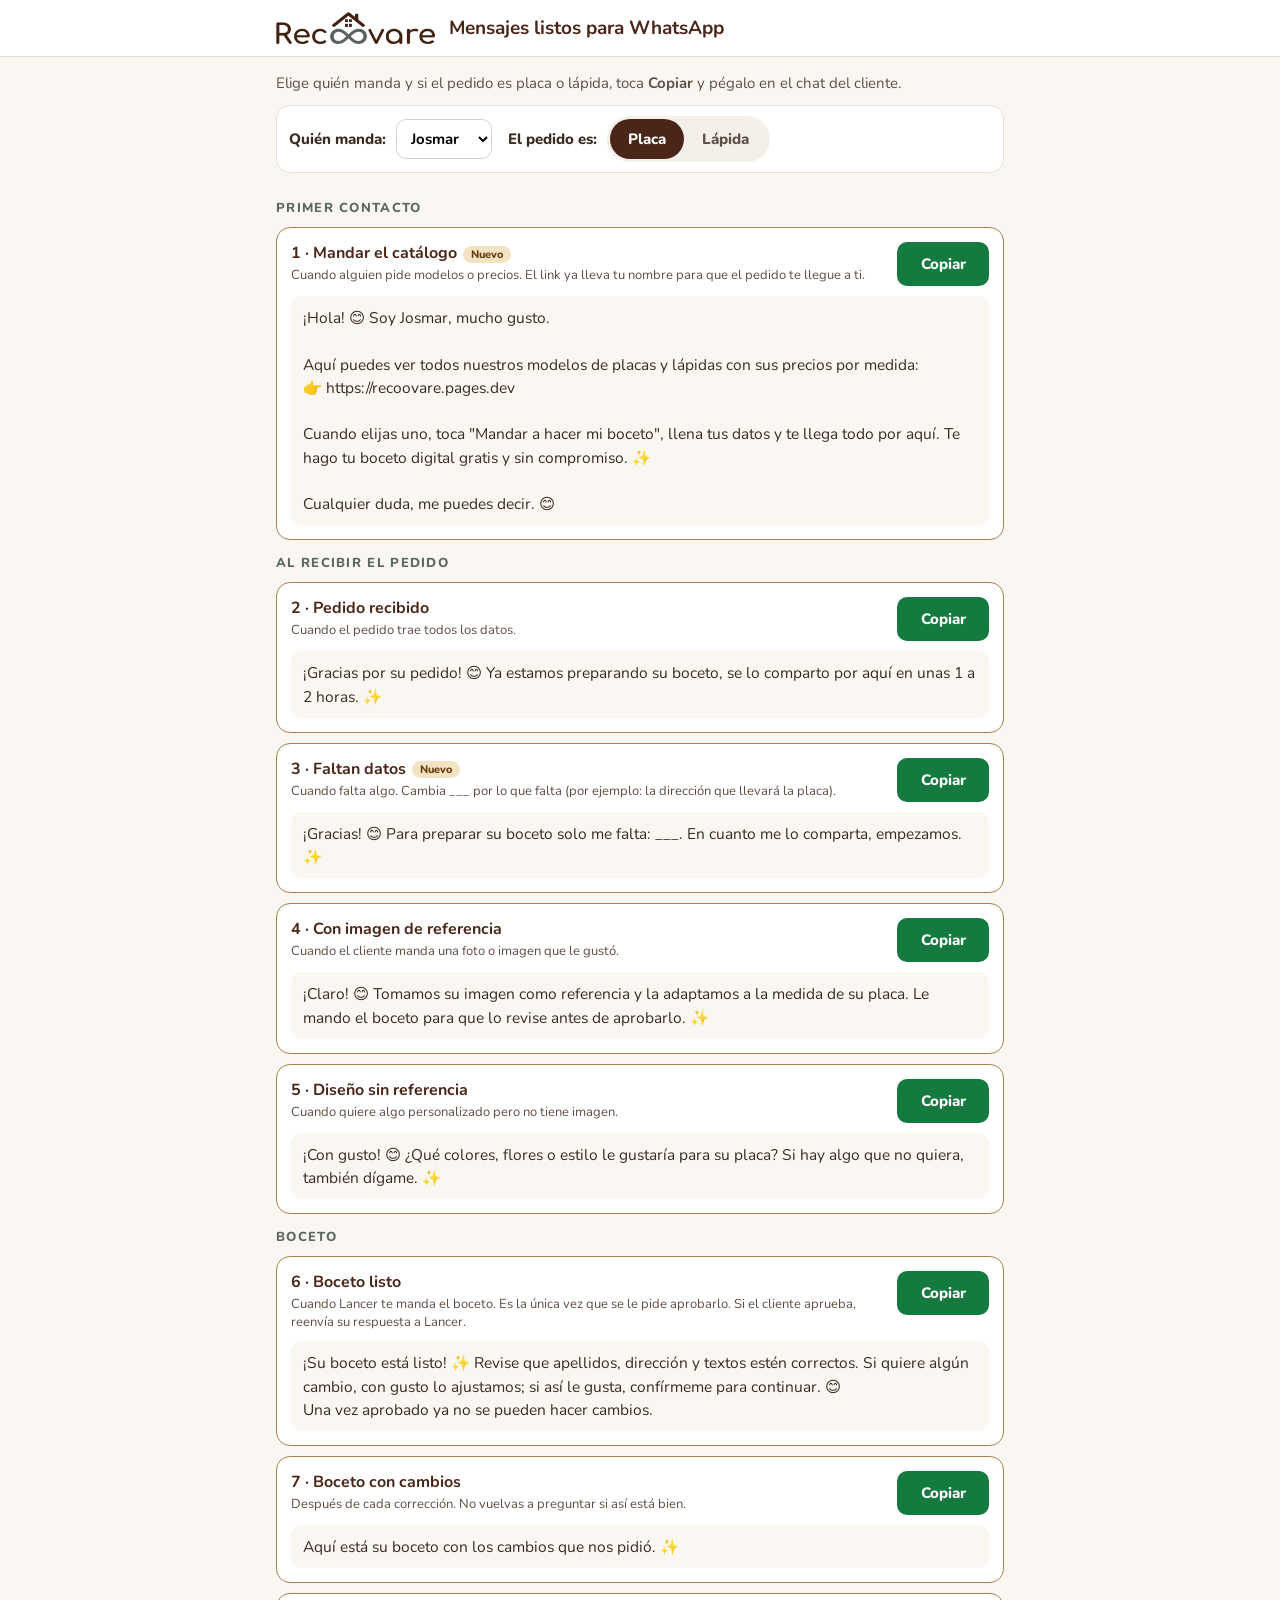
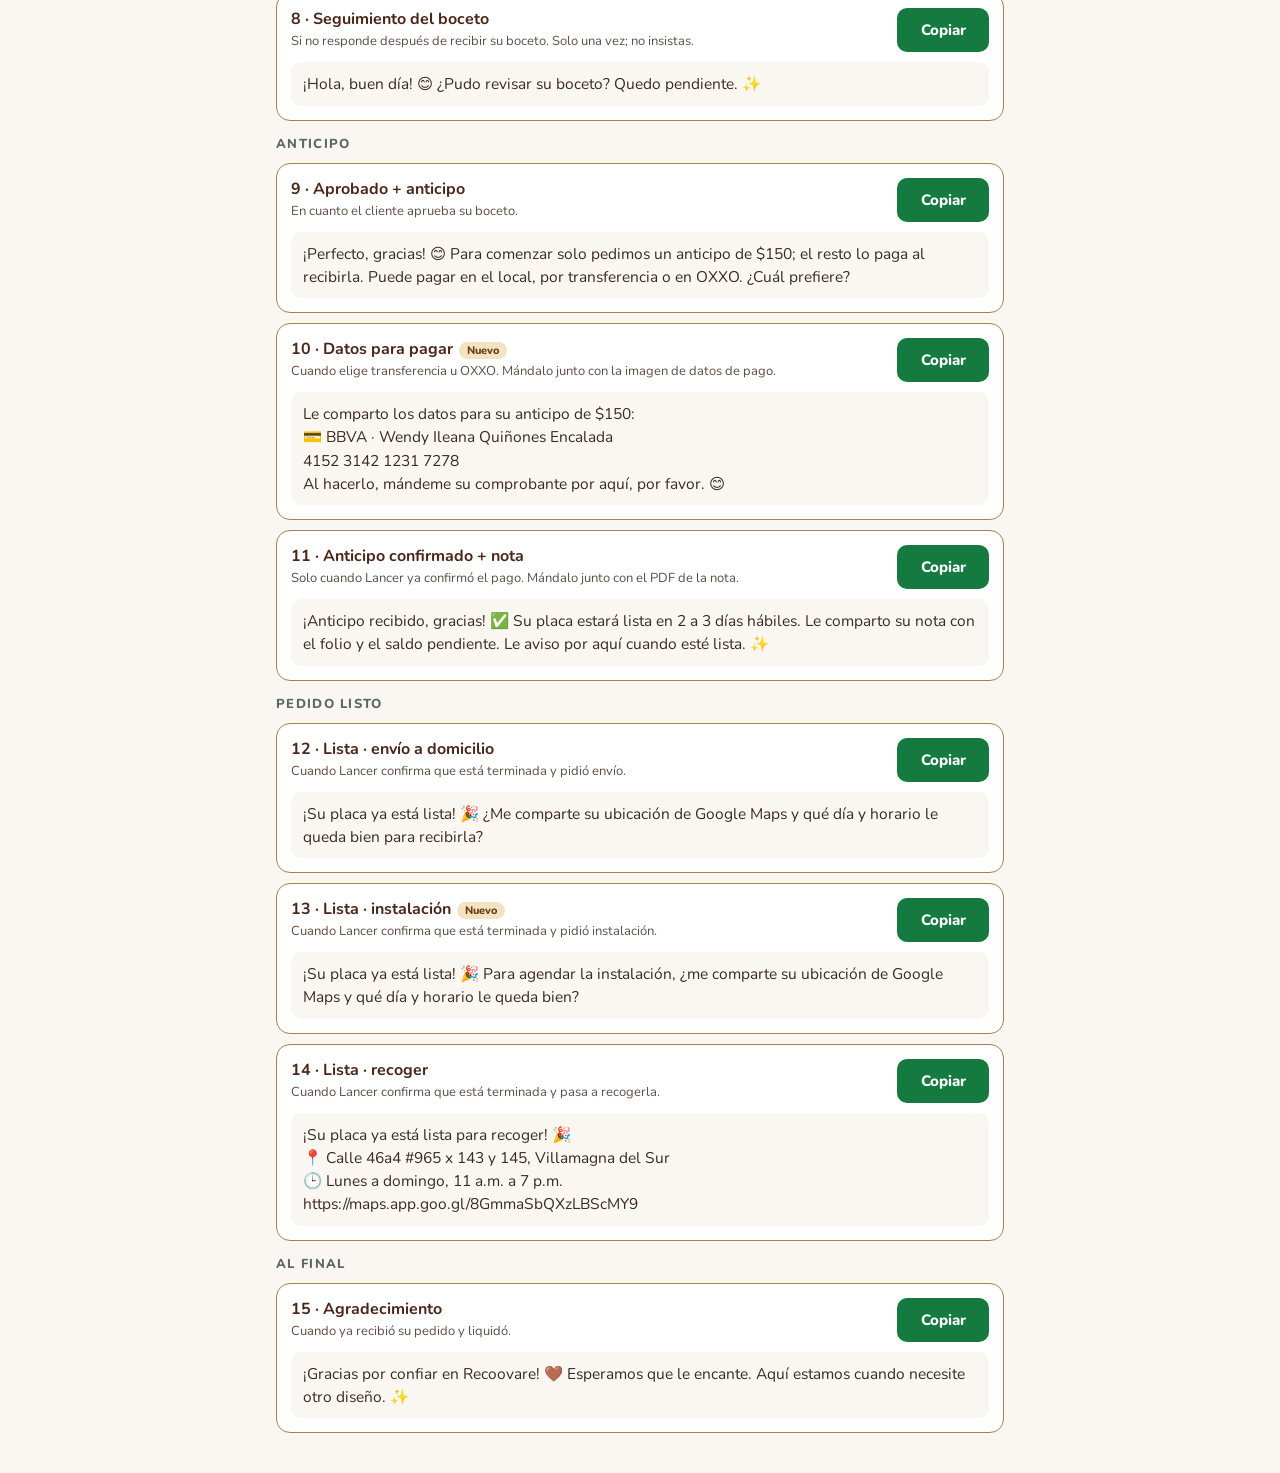
<file: mensajes/index.html>
<!doctype html>
<html lang="es"><head><meta charset="utf-8"><meta name="viewport" content="width=device-width, initial-scale=1"><meta name="robots" content="noindex, nofollow">
<title>Mensajes para asesoras – Recoovare</title><link rel="icon" href="../fotos/logo.png">
<link rel="stylesheet" href="https://fonts.googleapis.com/css2?family=Nunito:wght@400;700;800&display=swap">
<style>
*{box-sizing:border-box} body{margin:0;font-family:'Nunito',system-ui,sans-serif;background:#FAF7F2;color:#3B2A22}
header{background:#fff;border-bottom:1px solid #E8E0D8} .in{max-width:760px;margin:0 auto;padding:12px 16px}
header .in{display:flex;align-items:center;gap:14px;flex-wrap:wrap} header img{height:32px} h1{margin:0;font-size:19px;color:#4A2618}
main .in{display:flex;flex-direction:column;gap:12px;padding-top:16px;padding-bottom:40px}
.intro{margin:0;color:#5E4E45;font-size:15px}
.msg{background:#fff;border:1.5px solid #A7814F;border-radius:14px;padding:14px}
.cab{display:flex;justify-content:space-between;gap:10px;align-items:flex-start}
h2{margin:0;font-size:16px;color:#4A2618} .cuando{margin:2px 0 0;font-size:13px;color:#5E4E45}
.texto{white-space:pre-wrap;overflow-wrap:anywhere;margin-top:10px;font-size:15.5px;line-height:1.5;background:#FAF7F2;border-radius:10px;padding:10px 12px}
.copiar{font:inherit;font-weight:800;font-size:15px;min-height:44px;min-width:92px;padding:8px 14px;border-radius:10px;border:0;background:#157A40;color:#fff;cursor:pointer;flex:none}
.copiar.ok{background:#4A2618}

.tipo{display:flex;align-items:center;gap:10px;flex-wrap:wrap;background:#fff;border:1px solid #E8E0D8;border-radius:14px;padding:10px 12px;position:sticky;top:0;z-index:2}
.tipo span{font-weight:800;font-size:15px}
.seg{display:inline-flex;background:#F4EFE9;border-radius:999px;padding:3px}
.seg button{font:inherit;font-weight:800;font-size:15px;min-height:40px;padding:6px 18px;border:0;border-radius:999px;background:transparent;color:#5E4E45;cursor:pointer}
.seg button[aria-pressed="true"]{background:#4A2618;color:#fff}
.etapa{margin:14px 0 0;font-size:13px;font-weight:800;letter-spacing:.1em;text-transform:uppercase;color:#5A6762}
.nuevo{display:inline-block;margin-left:6px;font-size:11px;font-weight:800;background:#F3E3C3;color:#6A3E12;border-radius:999px;padding:1px 8px;vertical-align:middle}
</style></head><body>
<header><div class="in"><img src="../fotos/logo.png" alt="Recoovare"><h1>Mensajes listos para WhatsApp</h1></div></header>
<main><div class="in">
<p class="intro">Elige quién manda y si el pedido es placa o lápida, toca <b>Copiar</b> y pégalo en el chat del cliente.</p>
<div class="tipo"><span>Quién manda:</span><select id="quien" style="font:inherit;font-weight:700;font-size:15px;min-height:40px;border:1px solid #D9CFC6;border-radius:10px;padding:4px 10px;background:#fff"><option value="">Josmar</option><option value="soemy">Soemy</option><option value="maryfer">Maryfer</option><option value="ileana">Ileana</option><option value="josue">Josue</option></select><span style="margin-left:6px">El pedido es:</span><div class="seg" role="group" aria-label="Tipo de pedido"><button type="button" data-t="placa" aria-pressed="true">Placa</button><button type="button" data-t="lápida" aria-pressed="false">Lápida</button></div></div>
<div id="lista"></div>
</div></main>
<script>
var MAPA='https://maps.app.goo.gl/8GmmaSbQXzLBScMY9';
var M=[
 {e:'Primer contacto'},
 {t:'Mandar el catálogo',n:1,c:'Cuando alguien pide modelos o precios. El link ya lleva tu nombre para que el pedido te llegue a ti.',m:'¡Hola! 😊 Soy {q}, mucho gusto.\n\nAquí puedes ver todos nuestros modelos de placas y lápidas con sus precios por medida:\n👉 {l}\n\nCuando elijas uno, toca "Mandar a hacer mi boceto", llena tus datos y te llega todo por aquí. Te hago tu boceto digital gratis y sin compromiso. ✨\n\nCualquier duda, me puedes decir. 😊'},
 {e:'Al recibir el pedido'},
 {t:'Pedido recibido',c:'Cuando el pedido trae todos los datos.',m:'¡Gracias por su pedido! 😊 Ya estamos preparando su boceto, se lo comparto por aquí en unas 1 a 2 horas. ✨'},
 {t:'Faltan datos',n:1,c:'Cuando falta algo. Cambia ___ por lo que falta (por ejemplo: la dirección que llevará la placa).',m:'¡Gracias! 😊 Para preparar su boceto solo me falta: ___. En cuanto me lo comparta, empezamos. ✨'},
 {t:'Con imagen de referencia',c:'Cuando el cliente manda una foto o imagen que le gustó.',m:'¡Claro! 😊 Tomamos su imagen como referencia y la adaptamos a la medida de su {p}. Le mando el boceto para que lo revise antes de aprobarlo. ✨'},
 {t:'Diseño sin referencia',c:'Cuando quiere algo personalizado pero no tiene imagen.',m:'{d}'},
 {e:'Boceto'},
 {t:'Boceto listo',c:'Cuando Lancer te manda el boceto. Es la única vez que se le pide aprobarlo. Si el cliente aprueba, reenvía su respuesta a Lancer.',m:'¡Su boceto está listo! ✨ Revise que {r} estén correctos. Si quiere algún cambio, con gusto lo ajustamos; si así le gusta, confírmeme para continuar. 😊\nUna vez aprobado ya no se pueden hacer cambios.'},
 {t:'Boceto con cambios',c:'Después de cada corrección. No vuelvas a preguntar si así está bien.',m:'Aquí está su boceto con los cambios que nos pidió. ✨'},
 {t:'Seguimiento del boceto',c:'Si no responde después de recibir su boceto. Solo una vez; no insistas.',m:'¡Hola, buen día! 😊 ¿Pudo revisar su boceto? Quedo pendiente. ✨'},
 {e:'Anticipo'},
 {t:'Aprobado + anticipo',c:'En cuanto el cliente aprueba su boceto.',m:'¡Perfecto, gracias! 😊 Para comenzar solo pedimos un anticipo de $150; el resto lo paga al recibirla. Puede pagar en el local, por transferencia o en OXXO. ¿Cuál prefiere?'},
 {t:'Datos para pagar',n:1,c:'Cuando elige transferencia u OXXO. Mándalo junto con la imagen de datos de pago.',m:'Le comparto los datos para su anticipo de $150:\n💳 BBVA · Wendy Ileana Quiñones Encalada\n4152 3142 1231 7278\nAl hacerlo, mándeme su comprobante por aquí, por favor. 😊'},
 {t:'Anticipo confirmado + nota',c:'Solo cuando Lancer ya confirmó el pago. Mándalo junto con el PDF de la nota.',m:'¡Anticipo recibido, gracias! ✅ Su {p} estará lista en 2 a 3 días hábiles. Le comparto su nota con el folio y el saldo pendiente. Le aviso por aquí cuando esté lista. ✨'},
 {e:'Pedido listo'},
 {t:'Lista · envío a domicilio',c:'Cuando Lancer confirma que está terminada y pidió envío.',m:'¡Su {p} ya está lista! 🎉 ¿Me comparte su ubicación de Google Maps y qué día y horario le queda bien para recibirla?'},
 {t:'Lista · instalación',n:1,c:'Cuando Lancer confirma que está terminada y pidió instalación.',m:'¡Su {p} ya está lista! 🎉 Para agendar la instalación, ¿me comparte su ubicación de Google Maps y qué día y horario le queda bien?'},
 {t:'Lista · recoger',c:'Cuando Lancer confirma que está terminada y pasa a recogerla.',m:'¡Su {p} ya está lista para recoger! 🎉\n📍 Calle 46a4 #965 x 143 y 145, Villamagna del Sur\n🕒 Lunes a domingo, 11 a.m. a 7 p.m.\n'+MAPA},
 {e:'Al final'},
 {t:'Agradecimiento',c:'Cuando ya recibió su pedido y liquidó.',m:'¡Gracias por confiar en Recoovare! 🤎 Esperamos que le encante. Aquí estamos cuando necesite otro diseño. ✨'}
];
var tipo='placa',quien='';
try{quien=localStorage.getItem('recoovare_msj_quien')||''}catch(e){}
var NOMBRES={'':'Josmar',soemy:'Soemy',maryfer:'Maryfer',ileana:'Ileana',josue:'Josue'};
try{tipo=localStorage.getItem('recoovare_msj_tipo')||'placa'}catch(e){}
function esc(s){return s.replace(/[&<>"]/g,function(c){return{'&':'&amp;','<':'&lt;','>':'&gt;','"':'&quot;'}[c]})}
function texto(i){return M[i].m.replace(/\{q\}/g,NOMBRES[quien]).replace(/\{l\}/g,'https://recoovare.pages.dev'+(quien?'/'+quien:'')).replace(/\{p\}/g,tipo).replace(/\{r\}/g,tipo==='placa'?'apellidos, dirección y textos':'nombres, fechas y textos').replace(/\{d\}/g,tipo==='placa'?'¡Con gusto! 😊 ¿Qué colores, flores o estilo le gustaría para su placa? Si hay algo que no quiera, también dígame. ✨':'¡Con gusto! 😊 ¿Qué colores, flores o estilo le gustaría para su lápida? Si desea incluir una foto o una frase, puede mandármela por aquí. ✨')}
function pintar(){
  var n=0;
  document.getElementById('lista').innerHTML=M.map(function(x,i){
    if(x.e)return '<h2 class="etapa">'+esc(x.e)+'</h2>';
    n++;
    return '<article class="msg" style="margin-top:10px"><div class="cab"><div><h2>'+n+' · '+esc(x.t)+(x.n?'<span class="nuevo">Nuevo</span>':'')+'</h2><p class="cuando">'+esc(x.c)+'</p></div><button type="button" class="copiar" data-i="'+i+'">Copiar</button></div><div class="texto">'+esc(texto(i))+'</div></article>';
  }).join('');
  document.querySelectorAll('.seg button').forEach(function(b){b.setAttribute('aria-pressed',b.dataset.t===tipo?'true':'false')});
}
function copiar(t,b){
  var ok=function(){b.textContent='¡Copiado!';b.classList.add('ok');setTimeout(function(){b.textContent='Copiar';b.classList.remove('ok')},1600)};
  if(navigator.clipboard&&window.isSecureContext){navigator.clipboard.writeText(t).then(ok,function(){viejo(t);ok()})}else{viejo(t);ok()}
}
function viejo(t){var a=document.createElement('textarea');a.value=t;a.style.position='fixed';a.style.opacity='0';document.body.appendChild(a);a.select();try{document.execCommand('copy')}catch(e){}a.remove()}
document.addEventListener('click',function(e){
  var b=e.target.closest('.copiar');if(b){copiar(texto(+b.dataset.i),b);return}
  var s=e.target.closest('.seg button');if(s){tipo=s.dataset.t;try{localStorage.setItem('recoovare_msj_tipo',tipo)}catch(er){}pintar()}
});
document.getElementById('quien').value=quien;
document.getElementById('quien').addEventListener('change',function(e){quien=e.target.value;try{localStorage.setItem('recoovare_msj_quien',quien)}catch(er){}pintar()});
pintar();
</script>
</body></html>
</file>
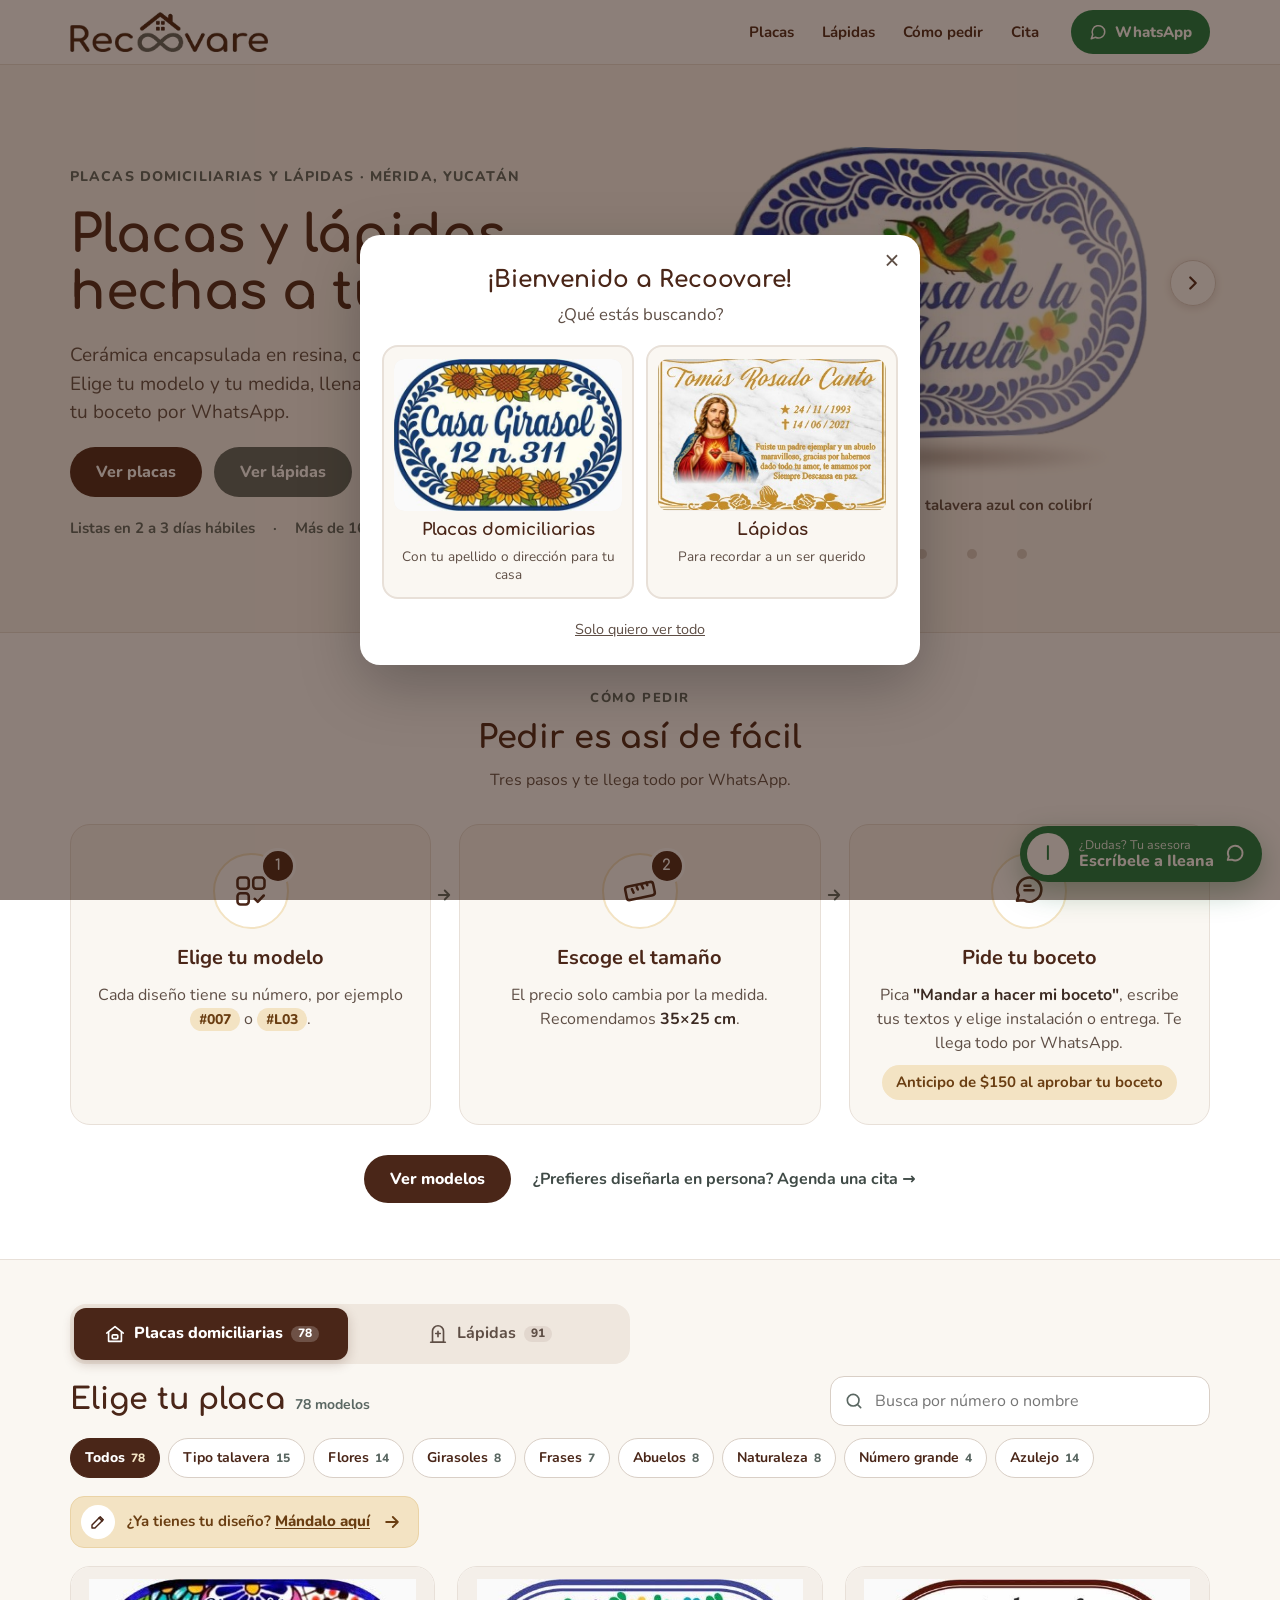
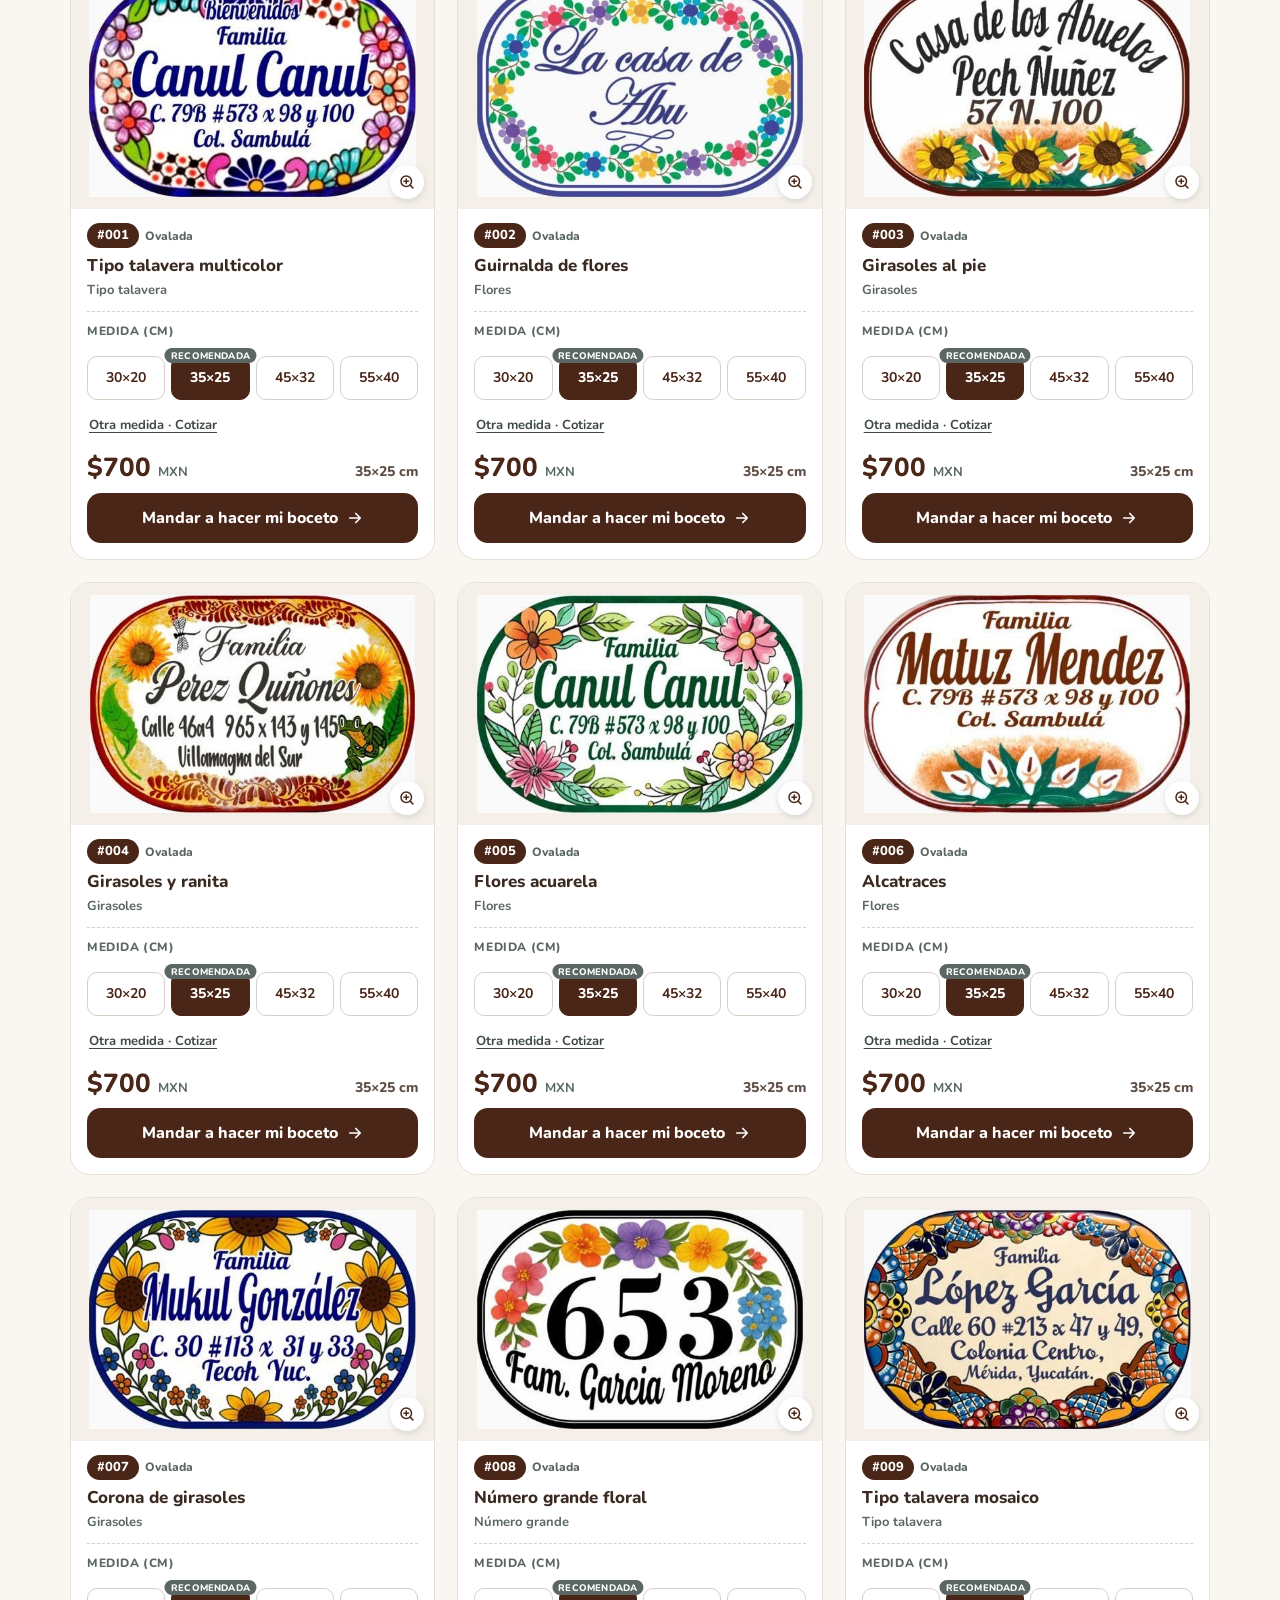
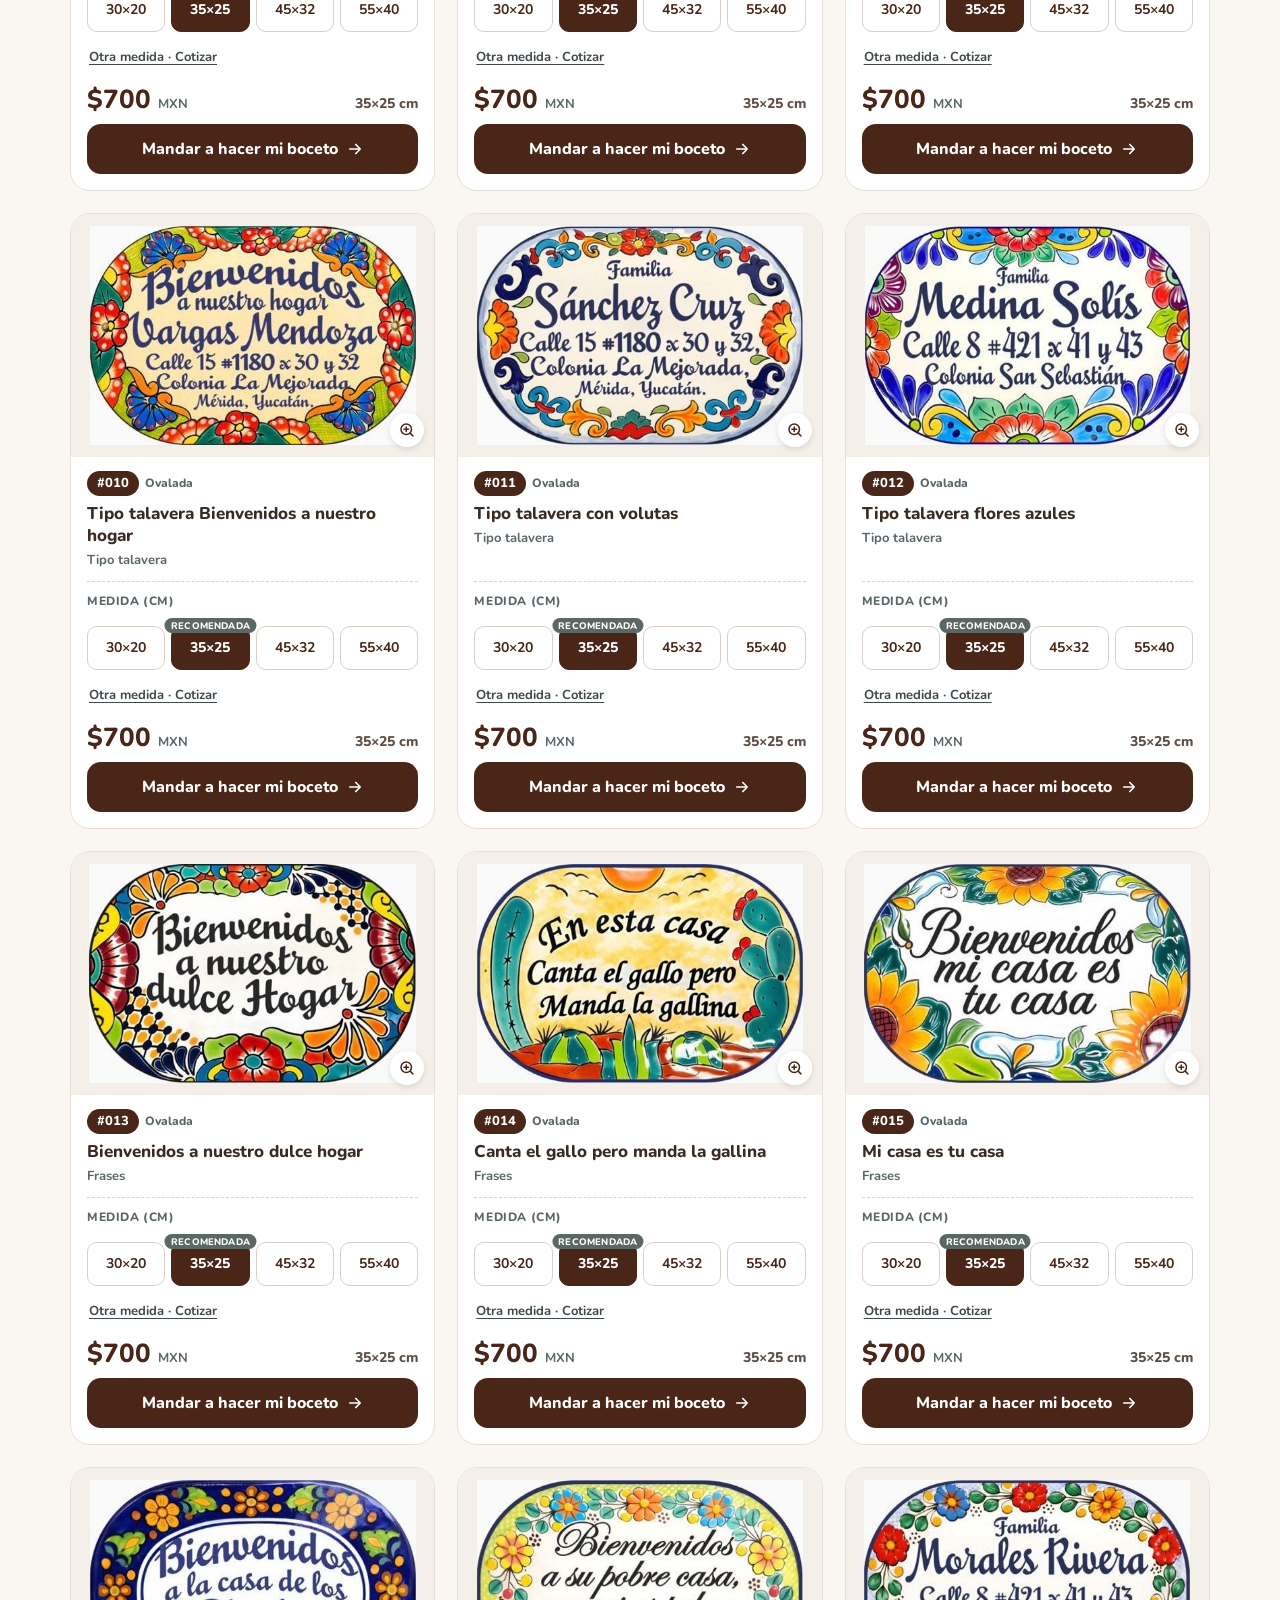
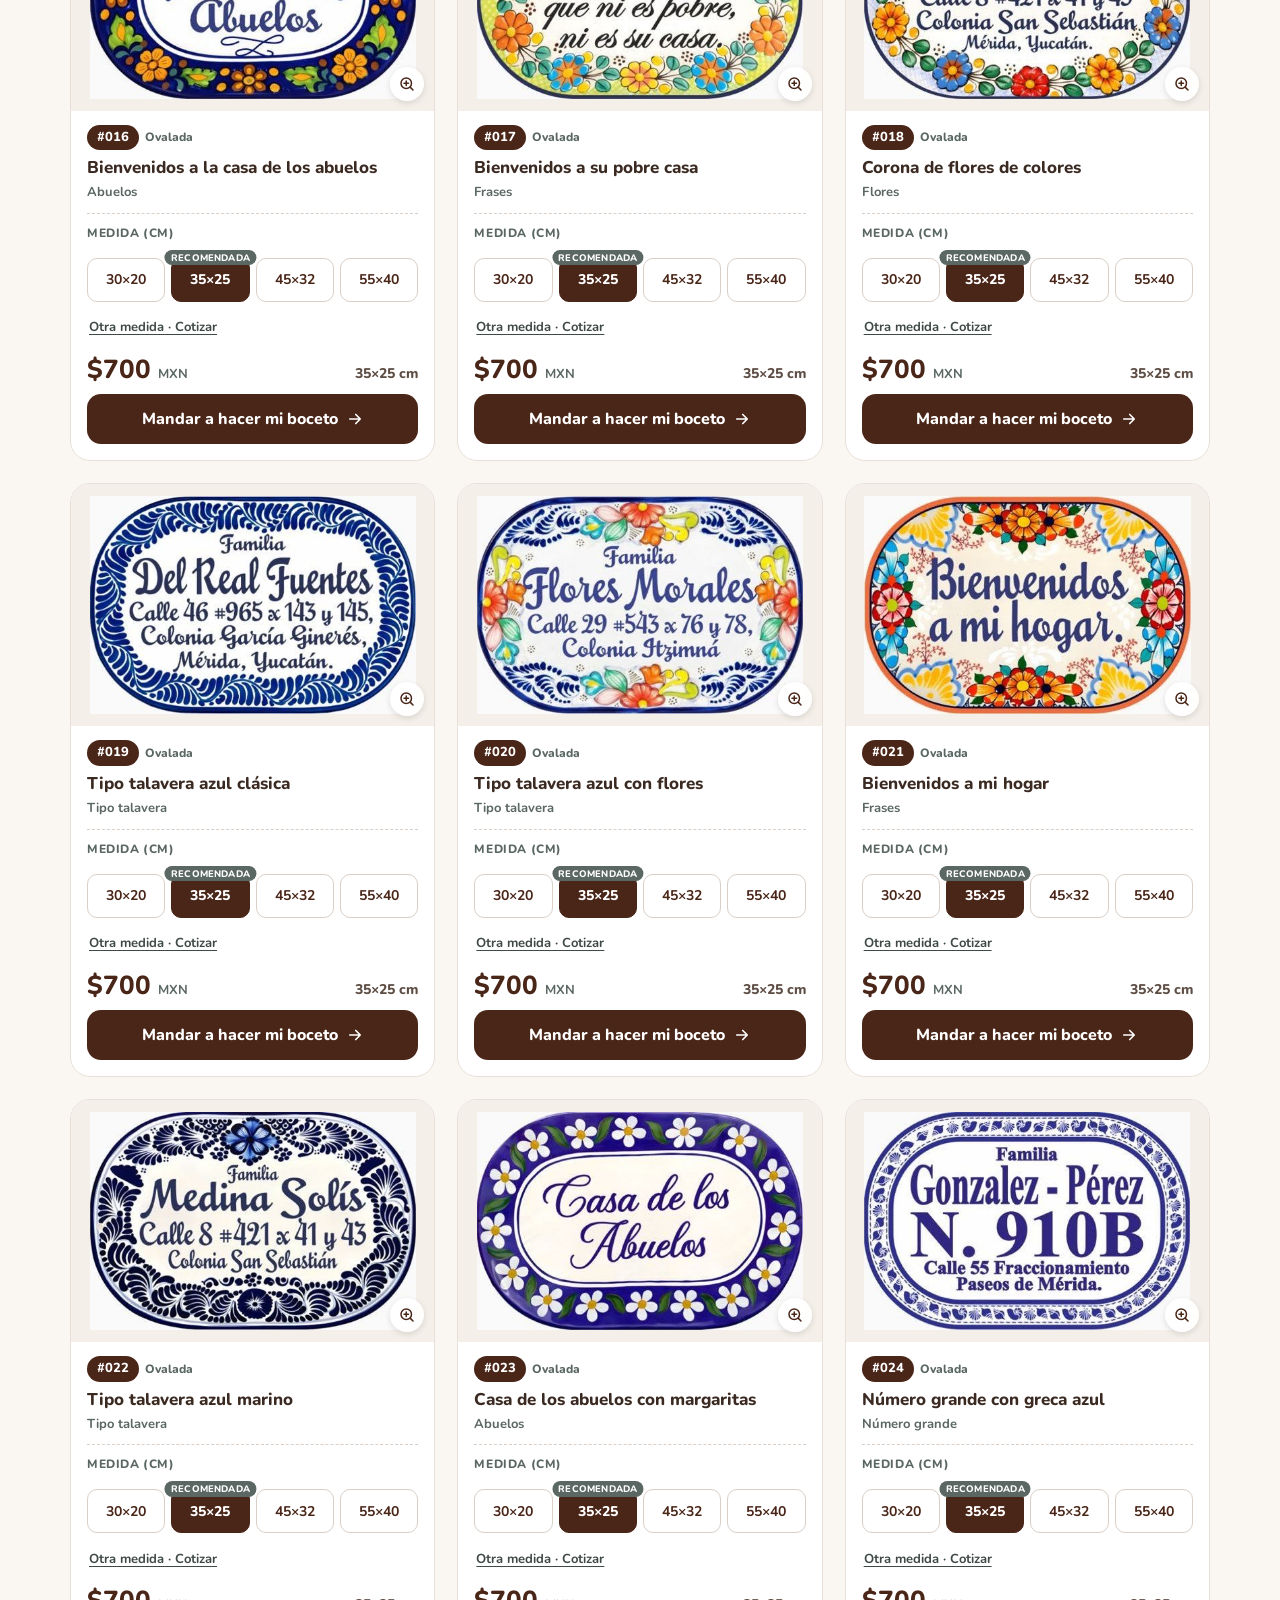
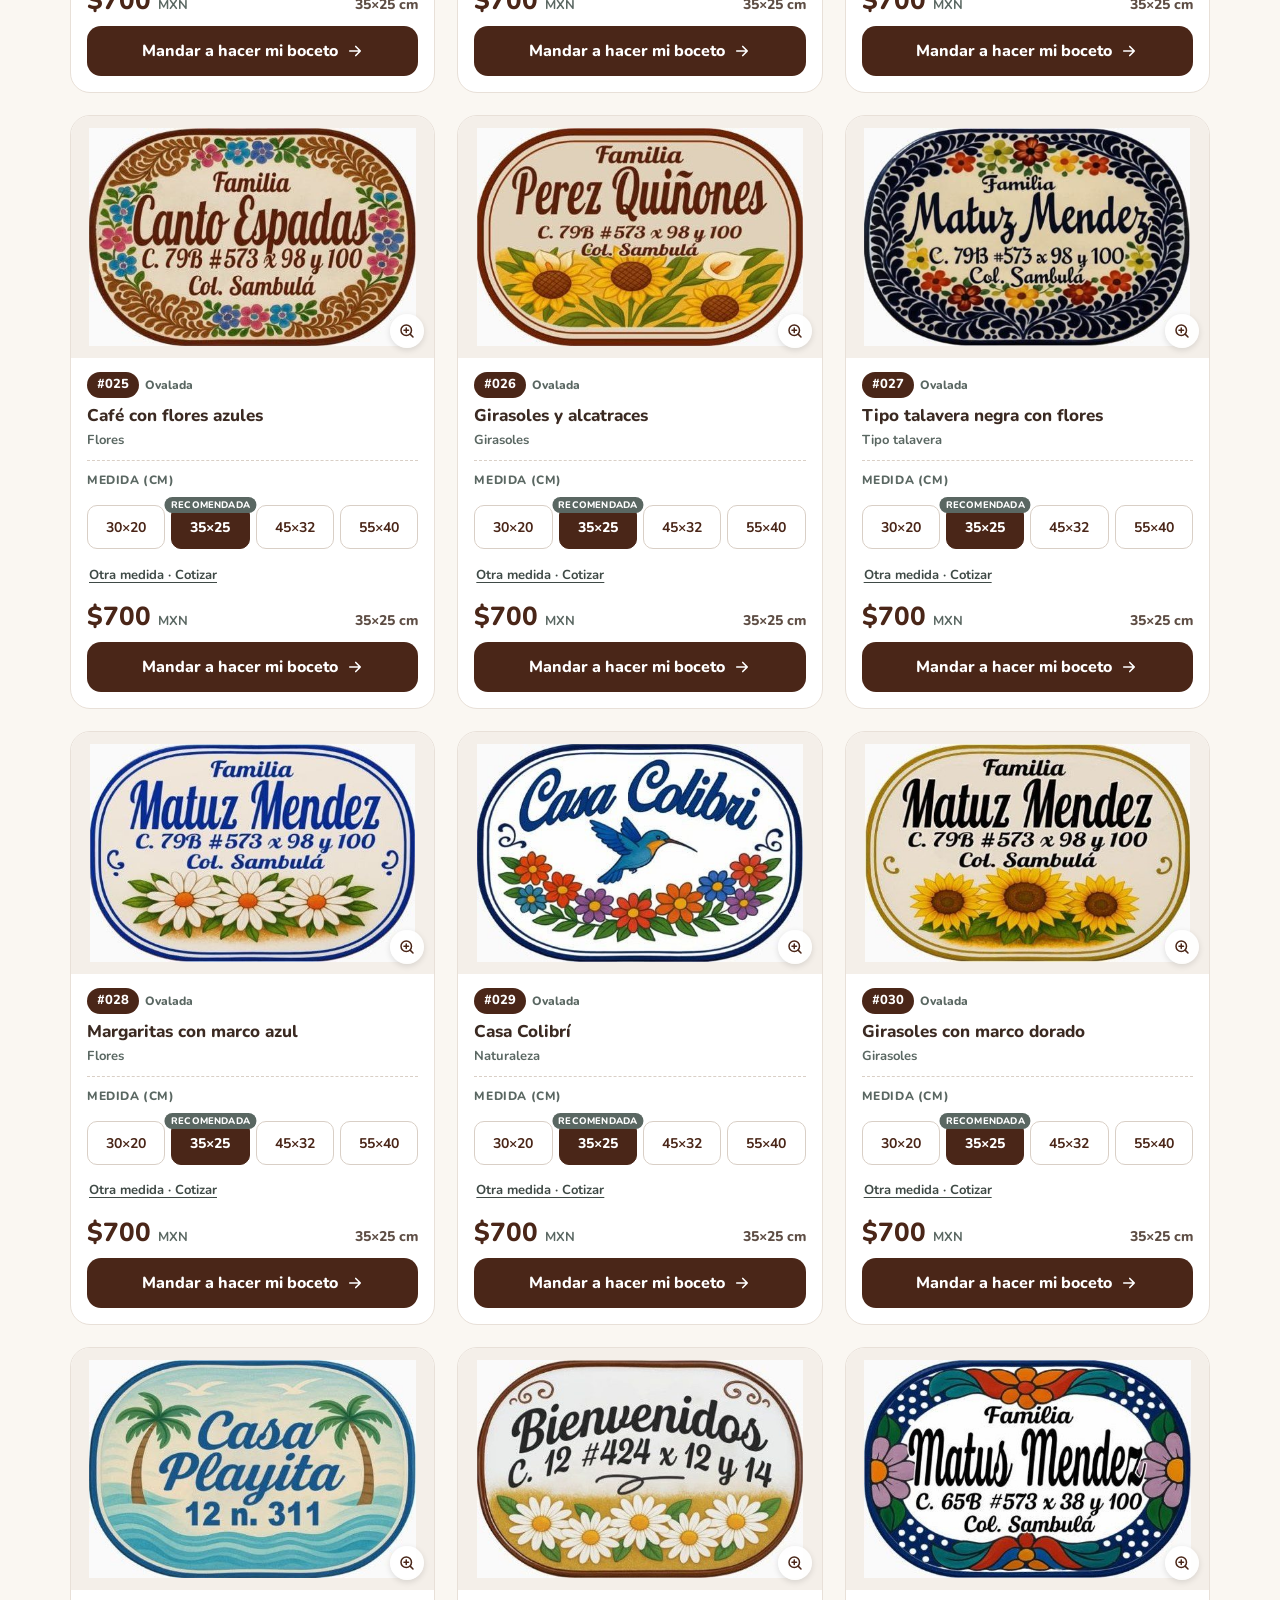
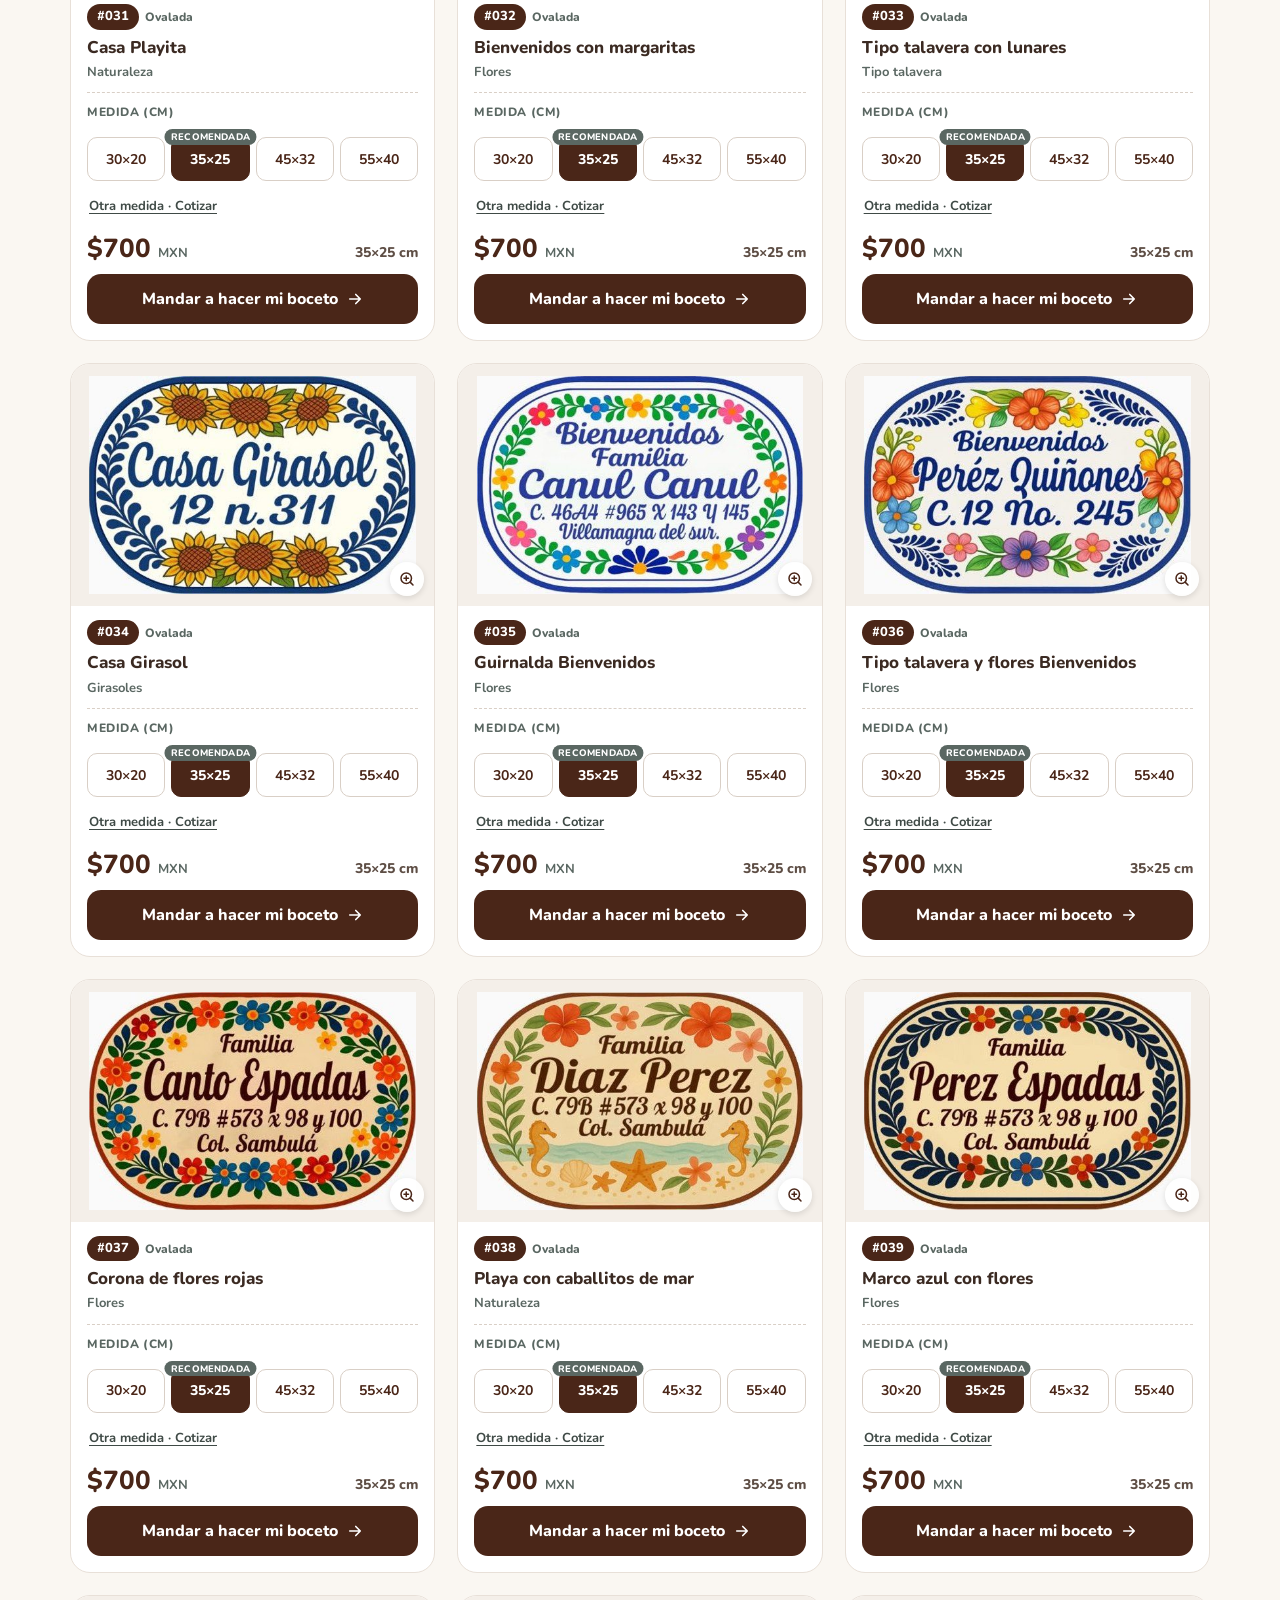
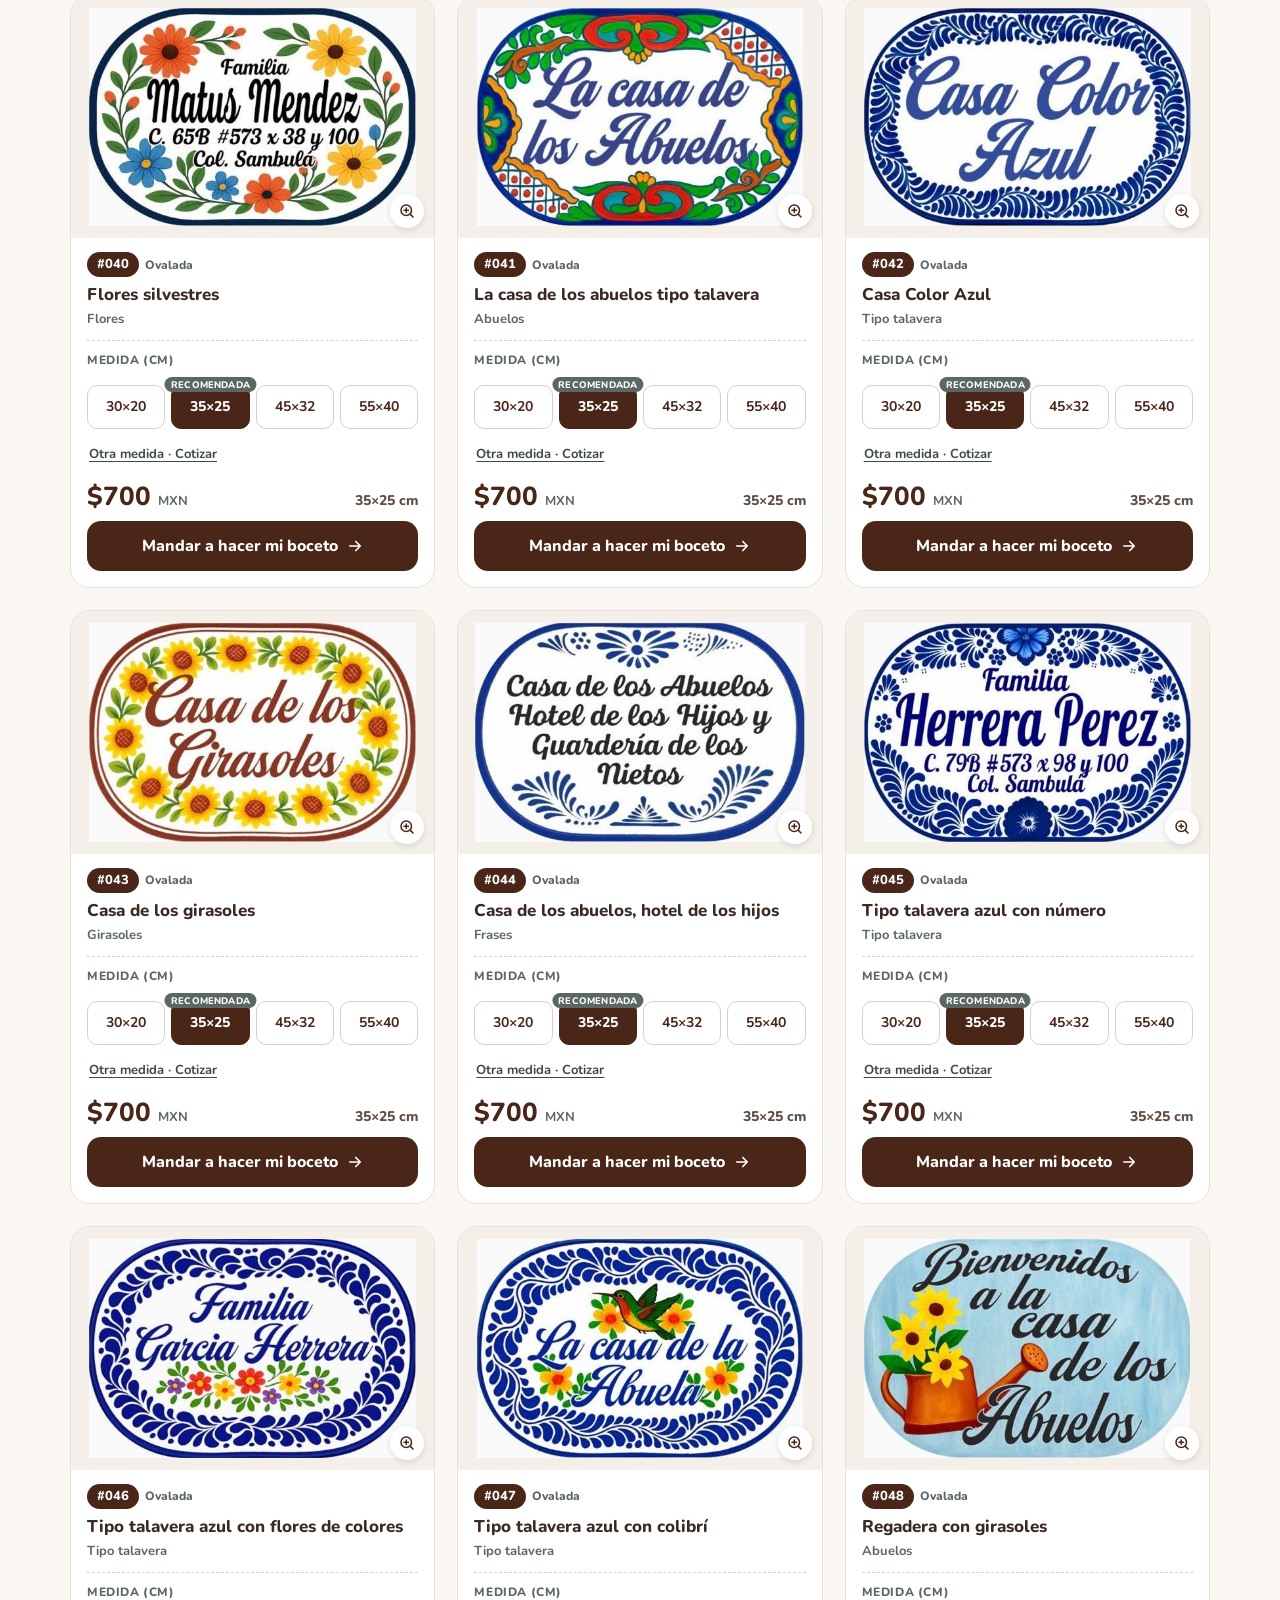
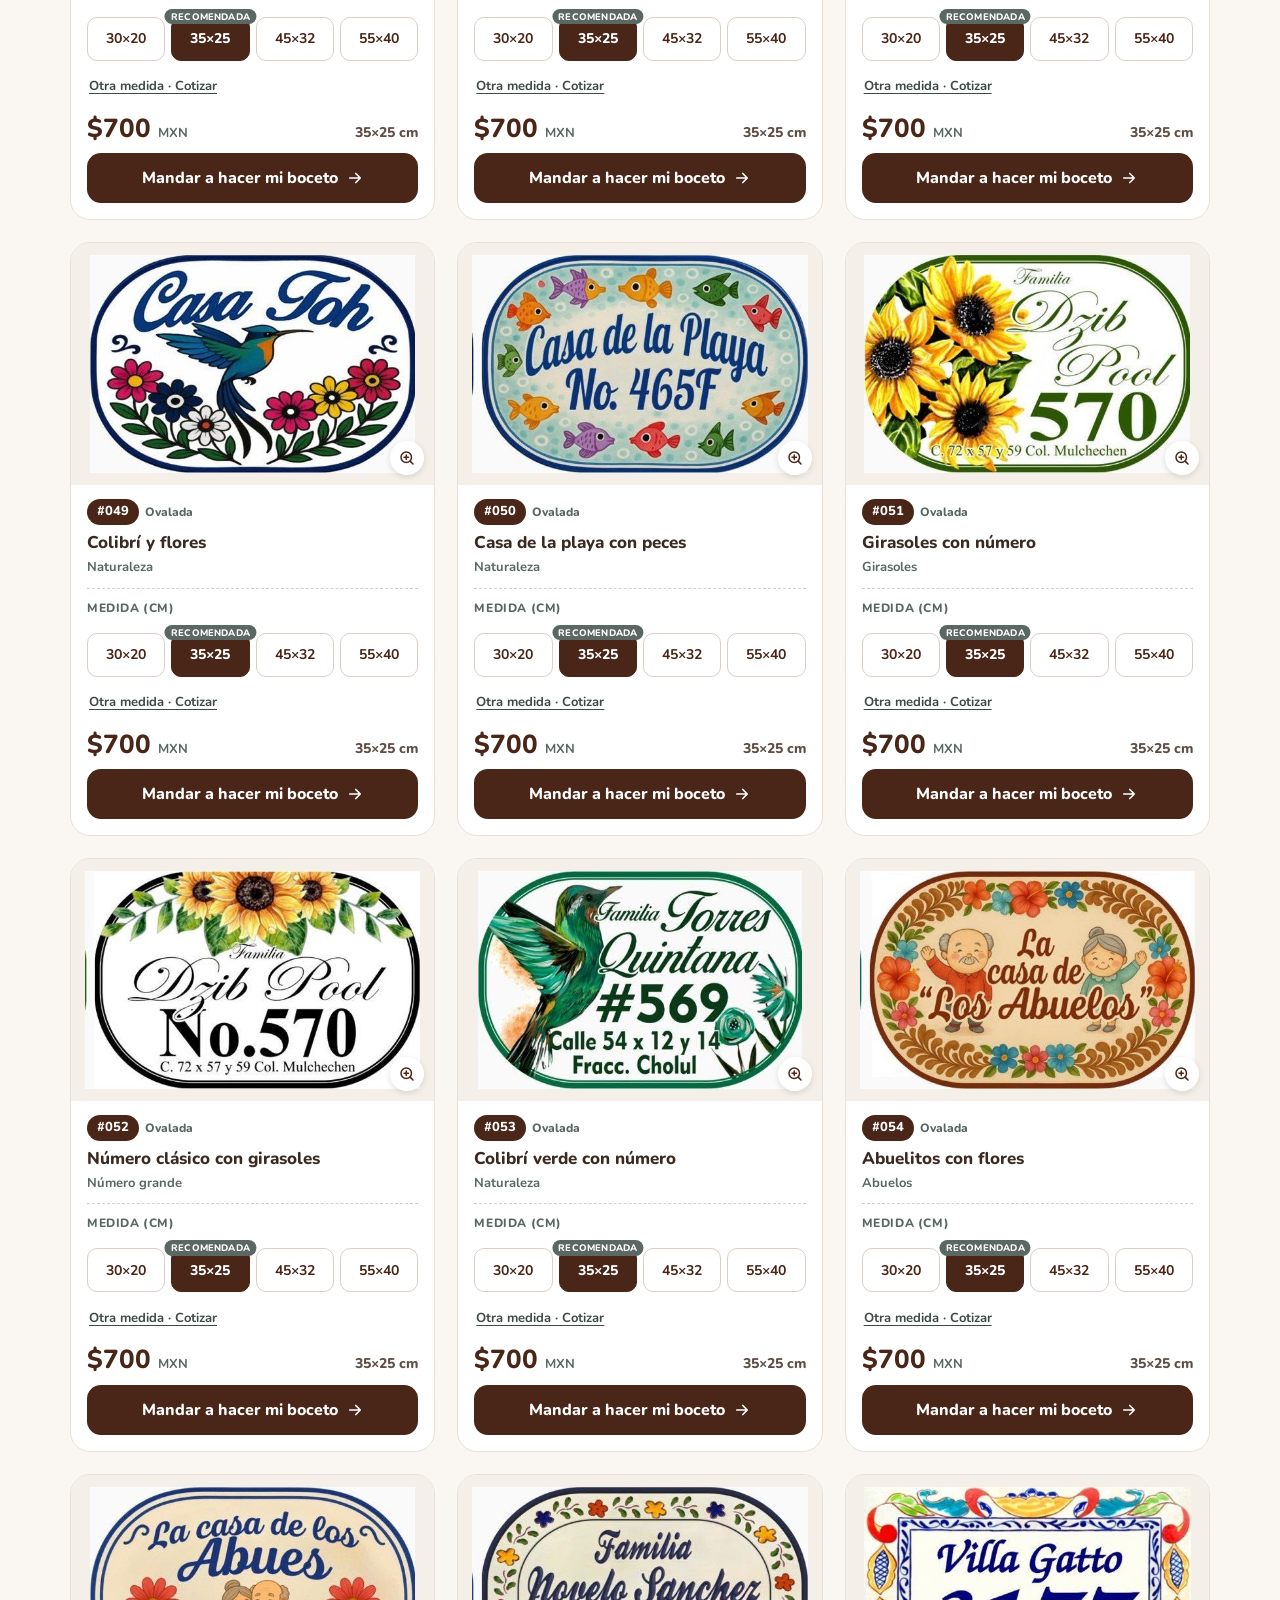
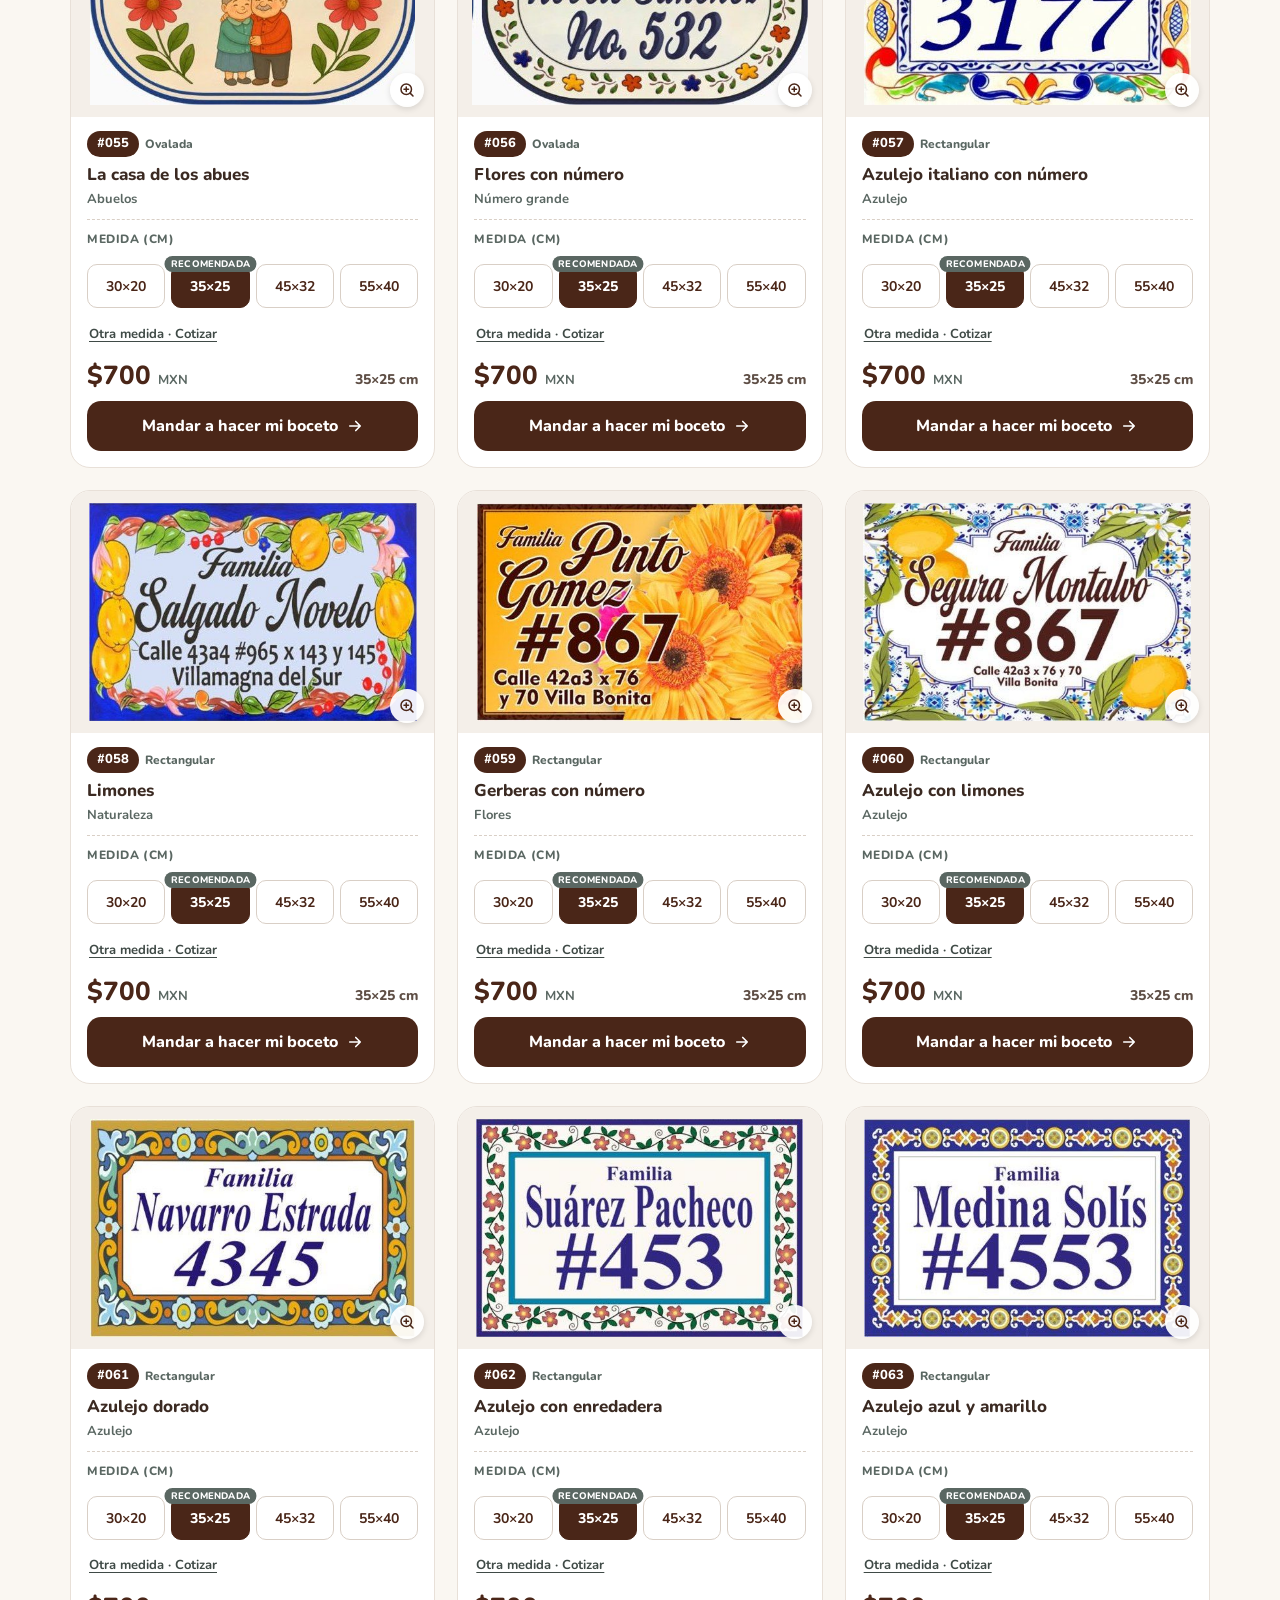
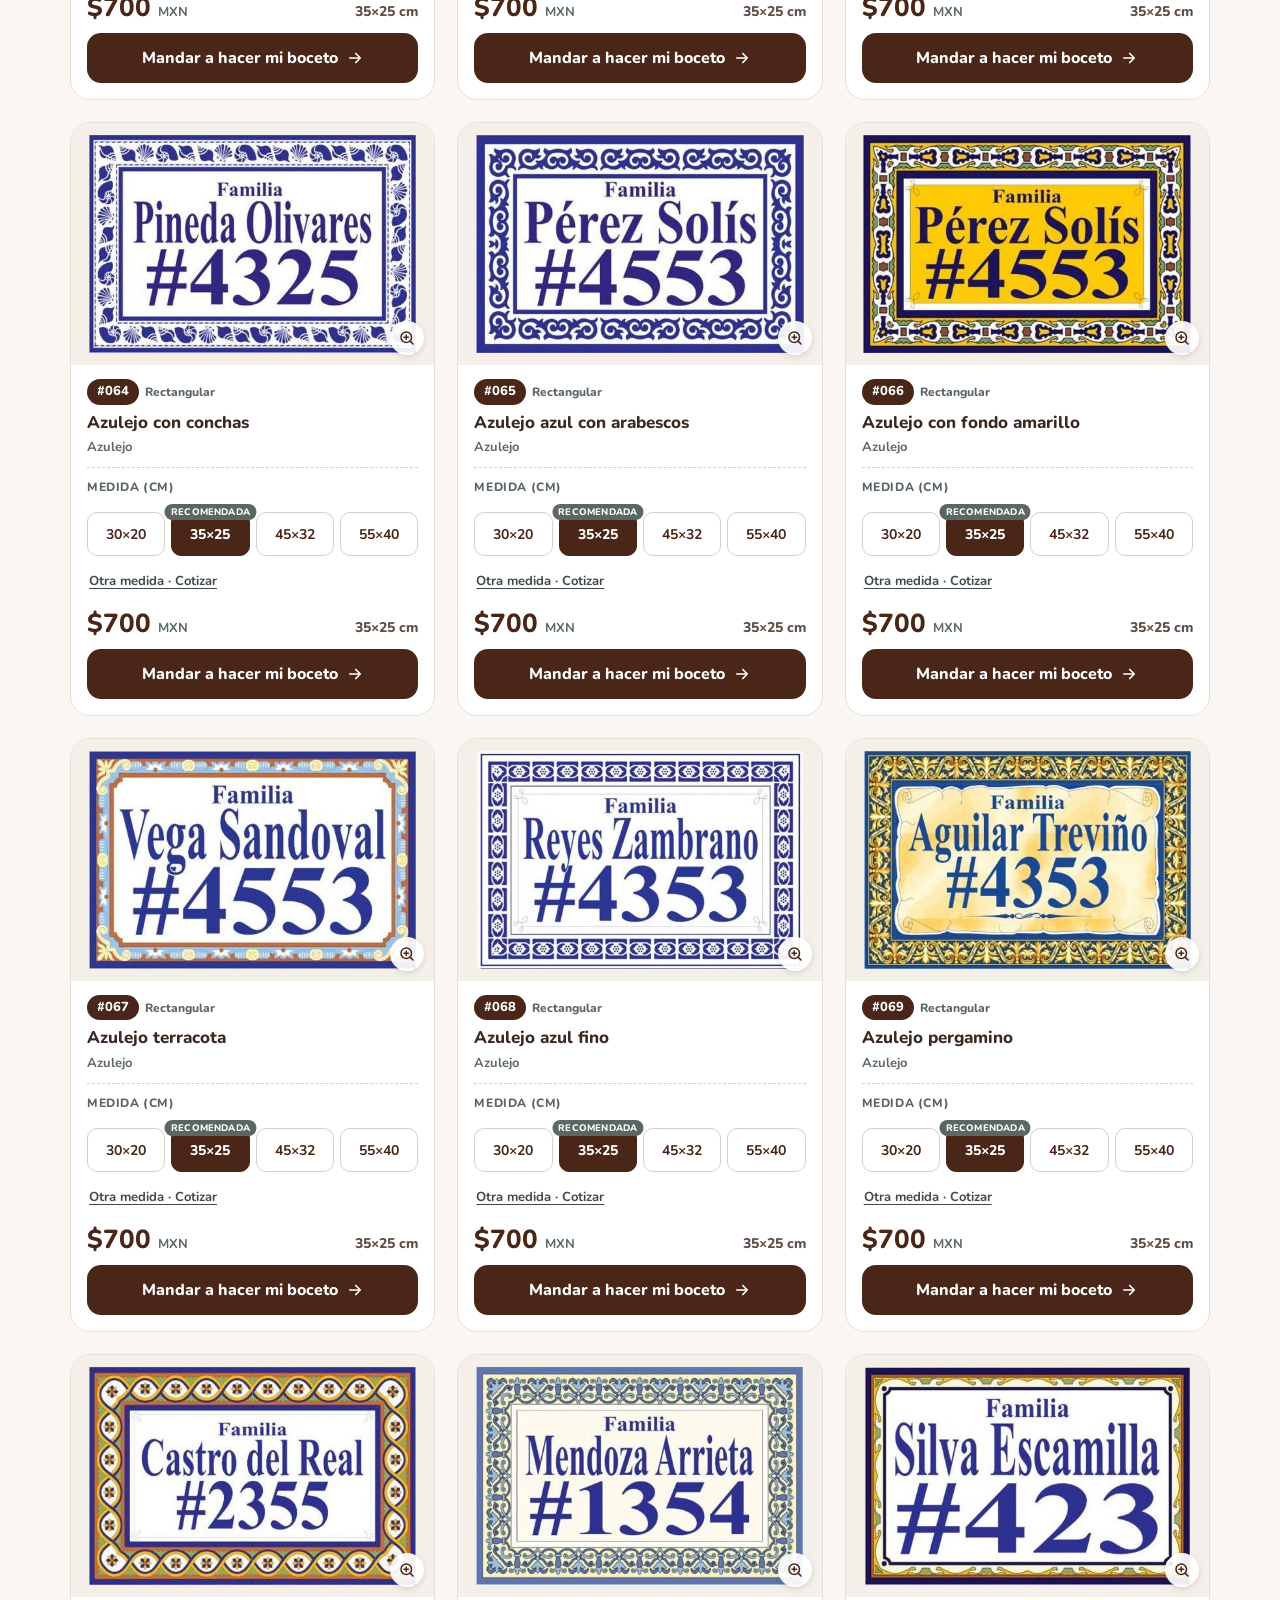
<file: soemy/index.html>
<!doctype html>
<html lang="es">
<head>
<meta charset="utf-8">
<meta property="og:type" content="website">
<meta property="og:site_name" content="Recoovare">
<meta property="og:title" content="Catálogo de placas domiciliarias y lápidas · Recoovare">
<meta property="og:description" content="Más de 160 diseños personalizables en Mérida. Elige tu modelo y pide tu boceto digital gratis por WhatsApp.">
<meta property="og:image" content="https://recoovare.pages.dev/fotos/compartir.jpg">
<meta property="og:image:width" content="1200">
<meta property="og:image:height" content="630">
<meta property="og:url" content="https://recoovare.pages.dev/soemy/">
<meta name="twitter:card" content="summary_large_image">
<meta name="viewport" content="width=device-width, initial-scale=1">
<meta name="robots" content="noindex">
<title>Recoovare</title>
<meta http-equiv="refresh" content="0; url=/?v=soemy">
<script>location.replace('/?v=soemy' + location.hash);</script>
</head>
<body style="font-family:sans-serif;text-align:center;padding:40px">
<p>Abriendo el catálogo de Recoovare…</p>
<p><a href="/?v=soemy">Toca aquí si no se abre</a></p>
</body>
</html>
</file>
<file: estilos.css>
/* ============ Colores y tipografía de la marca ============ */
:root {
  --cafe: #4A2618;
  --cafe-oscuro: #2E160C;
  --texto: #3B2A22;
  --texto-suave: #5E4E45;
  --salvia: #5A6762;
  --salvia-oscuro: #3F4A46;
  --fondo: #FAF7F2;
  --fondo-foto: #F4EFE9;
  --borde: #E8E0D8;
  --borde-fuerte: #D9CFC6;
  --verde-wa: #157A40;
  --verde-wa-oscuro: #0F5E31;
  --etiqueta: #F3E3C3;
  --etiqueta-texto: #6A3E12;
  --error: #B42318;
  --titulos: 'Comfortaa', system-ui, sans-serif;
  --cuerpo: 'Nunito', system-ui, sans-serif;
}

* { box-sizing: border-box; }
[hidden] { display: none !important; }
html { scroll-behavior: smooth; }
body { margin: 0; font-family: var(--cuerpo); color: var(--texto); background: var(--fondo); line-height: 1.5; }
img { max-width: 100%; display: block; }
a { color: var(--cafe); }
a:hover { color: var(--cafe-oscuro); }
h1, h2, h3 { margin: 0; color: var(--cafe); }
h2 { font-family: var(--titulos); font-size: clamp(26px, 4vw, 32px); }
p { margin: 0; }
.muted { color: var(--texto-suave); font-size: 16px; }
.wrap { max-width: 1180px; margin: 0 auto; padding-left: 20px; padding-right: 20px; }
.stack { display: flex; flex-direction: column; gap: 24px; padding-top: 56px; padding-bottom: 56px; }
.band { background: #fff; border-top: 1px solid var(--borde); border-bottom: 1px solid var(--borde); }
:focus-visible { outline: 3px solid #1D4ED8; outline-offset: 2px; }

/* ============ Botones ============ */
.btn { display: inline-flex; align-items: center; justify-content: center; min-height: 48px; padding: 12px 26px; border-radius: 999px; font-weight: 800; font-size: 16px; text-decoration: none; }
.btn-primary { background: var(--cafe); color: #fff; }
.btn-primary:hover { background: var(--cafe-oscuro); color: #fff; }
.btn-secundario { background: var(--salvia); color: #fff; }
.btn-secundario:hover { background: var(--salvia-oscuro); color: #fff; }
.btn-outline { background: #fff; color: var(--cafe); border: 1.5px solid var(--cafe); }
.btn-light { background: #fff; color: var(--salvia-oscuro); }

/* ============ Encabezado ============ */
.topbar { background: #fff; border-bottom: 1px solid var(--borde); position: sticky; top: 0; z-index: 10; }
.topbar-in { display: flex; flex-wrap: wrap; align-items: center; justify-content: space-between; gap: 8px 16px; padding-top: 10px; padding-bottom: 10px; }
.logo img { height: 40px; width: auto; }
.nav { display: flex; flex-wrap: wrap; align-items: center; gap: 4px; margin-left: auto; }
.nav a { padding: 10px 12px; font-weight: 700; font-size: 15px; text-decoration: none; min-height: 44px; display: inline-flex; align-items: center; }
.btn-wa-sm { display: inline-flex; align-items: center; min-height: 44px; text-decoration: none; font-size: 15px;  background: var(--verde-wa); color: #fff; border-radius: 999px; padding: 10px 18px; gap: 8px; font-weight: 800; margin-left: 4px; }
.btn-wa-sm:hover { background: var(--verde-wa-oscuro); color: #fff; }

/* ============ Asesor ============ */
.asesor-banda { background: var(--salvia-oscuro); color: #fff; font-size: 15px; }
.asesor-in { display: flex; flex-wrap: wrap; align-items: center; justify-content: space-between; gap: 6px 16px; padding-top: 8px; padding-bottom: 8px; }
.asesor-in a { color: #fff; font-weight: 800; min-height: 40px; display: inline-flex; align-items: center; }

/* ============ Portada ============ */
.hero { display: flex; flex-wrap: wrap; align-items: center; gap: 48px; padding-top: 64px; padding-bottom: 56px; }
.hero-text { flex: 1 1 420px; min-width: 0; display: flex; flex-direction: column; gap: 20px; }
.kicker { font-size: 14px; font-weight: 800; letter-spacing: .08em; text-transform: uppercase; color: var(--salvia); }
.hero h1 { font-family: var(--titulos); font-weight: 700; font-size: clamp(34px, 6vw, 52px); line-height: 1.1; }
.lead { font-size: 19px; color: var(--texto-suave); max-width: 520px; }
.hero-btns { display: flex; flex-wrap: wrap; gap: 12px; }
.hero-facts { display: flex; flex-wrap: wrap; gap: 6px 18px; font-size: 15px; font-weight: 700; color: var(--salvia); }
.hero-collage { flex: 1 1 380px; min-width: 0; display: grid; grid-template-columns: repeat(2, minmax(0, 1fr)); gap: 14px; }
.hero-collage > div { min-width: 0; display: flex; align-items: center; justify-content: center; aspect-ratio: 4 / 3; background: #fff; border-radius: 18px; padding: 14px; box-shadow: 0 1px 2px rgba(74,38,24,.08); }
.hero-collage img { width: 100%; height: 100%; object-fit: contain; }
.hero-collage .down { margin-top: 36px; }

/* ============ Placa 3D ============ */
.hero-3d { flex: 1 1 380px; min-width: 0; display: flex; flex-direction: column; align-items: center; gap: 14px; }
.escena { position: relative; width: 100%; max-width: 540px; aspect-ratio: 3 / 2; perspective: 1100px; touch-action: pan-y; cursor: grab; }
.placa3d { position: absolute; inset: 6% 6% 12%; transform-style: preserve-3d; will-change: transform; }
.placa3d .capa { position: absolute; inset: 0; display: flex; align-items: center; justify-content: center; backface-visibility: hidden; }
.placa3d .capa img { width: 100%; height: 100%; object-fit: contain; display: block; user-select: none; -webkit-user-drag: none; pointer-events: none; }
.placa3d .canto img { filter: brightness(.62) saturate(.8); }
.placa3d .frente img { filter: drop-shadow(0 0 0.5px rgba(0,0,0,.25)); }
.placa3d .brillo { position: absolute; inset: 0; pointer-events: none; mix-blend-mode: screen;
  background: linear-gradient(115deg, rgba(255,255,255,0) 35%, rgba(255,255,255,.55) 48%, rgba(255,255,255,0) 62%);
  background-size: 300% 300%; -webkit-mask-size: contain; mask-size: contain; -webkit-mask-repeat: no-repeat; mask-repeat: no-repeat; -webkit-mask-position: center; mask-position: center; }
.sombra3d { position: absolute; left: 14%; right: 14%; bottom: 2%; height: 9%; border-radius: 50%; background: radial-gradient(closest-side, rgba(46,22,12,.35), rgba(46,22,12,0)); filter: blur(4px); }
.p3d-flecha { position: absolute; top: 44%; transform: translateY(-50%); z-index: 2; width: 46px; height: 46px; border-radius: 50%; border: 1.5px solid var(--borde-fuerte); background: rgba(255,255,255,.92); color: var(--cafe); display: flex; align-items: center; justify-content: center; cursor: pointer; box-shadow: 0 2px 8px rgba(46,22,12,.15); transition: background .15s, transform .15s; }
.p3d-flecha:hover { background: #fff; border-color: var(--cafe); }
.p3d-flecha:active { transform: translateY(-50%) scale(.94); }
.p3d-flecha.anterior { left: -6px; }
.p3d-flecha.siguiente { right: -6px; }
@media (max-width: 640px) { .p3d-flecha.anterior { left: 0; } .p3d-flecha.siguiente { right: 0; } }
.p3d-pie { font-size: 15px; font-weight: 700; color: var(--texto-suave); text-decoration: none; text-align: center; min-height: 24px; }
.p3d-pie:hover { color: var(--cafe); text-decoration: underline; }
.p3d-puntos { display: flex; gap: 6px; }
.p3d-puntos button { width: 44px; height: 44px; border: 0; background: transparent; cursor: pointer; display: flex; align-items: center; justify-content: center; padding: 0; }
.p3d-puntos button::before { content: ""; width: 10px; height: 10px; border-radius: 50%; background: var(--borde-fuerte); transition: background .2s, transform .2s; }
.p3d-puntos button[aria-pressed="true"]::before { background: var(--cafe); transform: scale(1.3); }

/* ============ Cómo pedir ============ */
.pedir-head { text-align: center; display: flex; flex-direction: column; align-items: center; gap: 6px; }
.pedir-head .muted { margin: 0; }
.eyebrow { font-size: 13px; font-weight: 800; letter-spacing: .12em; text-transform: uppercase; color: var(--salvia); }
.steps { list-style: none; margin: 8px 0 0; padding: 0; display: grid; grid-template-columns: repeat(3, 1fr); gap: 28px; counter-reset: paso; }
.step { position: relative; background: var(--fondo); border: 1px solid var(--borde); border-radius: 20px; padding: 28px 24px 24px; display: flex; flex-direction: column; align-items: center; text-align: center; gap: 10px; transition: transform .2s, box-shadow .2s; }
.step:hover { transform: translateY(-4px); box-shadow: 0 14px 30px rgba(74,38,24,.10); }
.step:not(:last-child)::after { content: ""; position: absolute; top: 58px; right: -26px; width: 24px; height: 24px; background: no-repeat center/18px url("data:image/svg+xml,%3Csvg xmlns='http://www.w3.org/2000/svg' viewBox='0 0 24 24' fill='none' stroke='%235A6762' stroke-width='2.5' stroke-linecap='round' stroke-linejoin='round'%3E%3Cpath d='M5 12h14M13 6l6 6-6 6'/%3E%3C/svg%3E"); z-index: 1; }
.step-ico { position: relative; width: 76px; height: 76px; border-radius: 50%; background: #fff; border: 2px solid var(--etiqueta); display: flex; align-items: center; justify-content: center; margin-bottom: 4px; }
.step-ico svg { width: 36px; height: 36px; fill: none; stroke: var(--cafe); stroke-width: 1.7; stroke-linecap: round; stroke-linejoin: round; }
.step-ico .num { position: absolute; top: -4px; right: -6px; }
.step h3 { font-size: 20px; margin: 0; }
.step p { color: var(--texto-suave); margin: 0; }
.step p strong { color: var(--texto); }
.chip { display: inline-block; background: var(--etiqueta); color: var(--etiqueta-texto); font-weight: 800; font-size: 14px; padding: 1px 9px; border-radius: 999px; }
.step-nota { margin-top: auto !important; padding-top: 8px; background: var(--etiqueta); color: var(--etiqueta-texto) !important; border-radius: 999px; padding: 6px 14px; font-size: 15px; font-weight: 700; }
.step-nota strong { color: var(--etiqueta-texto) !important; }
.num { width: 30px; height: 30px; border-radius: 999px; background: var(--cafe); color: #fff; display: flex; align-items: center; justify-content: center; font-family: var(--titulos); font-weight: 700; font-size: 15px; box-shadow: 0 0 0 3px #fff; }
.pedir-cta { display: flex; flex-wrap: wrap; align-items: center; justify-content: center; gap: 14px 22px; margin-top: 6px; }
.pedir-link { font-weight: 700; color: var(--salvia-oscuro); text-decoration: none; }
.pedir-link:hover { text-decoration: underline; }
@media (max-width: 760px) {
  .steps { grid-template-columns: 1fr; gap: 26px; }
  .step { flex-direction: row; flex-wrap: wrap; text-align: left; align-items: center; column-gap: 16px; padding: 20px; }
  .step-ico { width: 60px; height: 60px; margin: 0; flex: none; }
  .step-ico svg { width: 28px; height: 28px; }
  .step h3 { flex: 1; }
  .step p { flex-basis: 100%; }
  .step-nota { flex-basis: auto !important; }
  .step:not(:last-child)::after { top: auto; bottom: -25px; right: auto; left: 50%; transform: translateX(-50%) rotate(90deg); }
  .pedir-cta { flex-direction: column; text-align: center; }
}

/* ============ Lo que debes saber ============ */
.saber-datos { display: grid; grid-template-columns: repeat(3, 1fr); gap: 18px; margin-top: 8px; }
.dato { background: var(--fondo); border: 1px solid var(--borde); border-radius: 20px; padding: 22px; display: flex; gap: 16px; align-items: flex-start; }
.dato-ico, .saber-h-ico { flex: none; width: 52px; height: 52px; border-radius: 50%; background: #fff; border: 2px solid var(--etiqueta); display: flex; align-items: center; justify-content: center; }
.dato-ico svg, .saber-h-ico svg { width: 26px; height: 26px; fill: none; stroke: var(--cafe); stroke-width: 1.7; stroke-linecap: round; stroke-linejoin: round; }
.dato-tit, .inst-tit { display: block; font-size: 12px; font-weight: 800; letter-spacing: .1em; text-transform: uppercase; color: var(--salvia); }
.dato-valor { display: block; font-family: var(--titulos); font-size: 20px; color: var(--cafe); margin: 4px 0 2px; }
.dato p { margin: 0; color: var(--texto-suave); font-size: 15px; }
.saber-dos { display: grid; grid-template-columns: 1fr 1.4fr; gap: 18px; align-items: start; }
.saber-card { background: var(--fondo); border: 1px solid var(--borde); border-radius: 20px; padding: 24px; display: flex; flex-direction: column; gap: 16px; }
.saber-card h3 { display: flex; align-items: center; gap: 12px; font-size: 20px; margin: 0; }
.saber-h-ico { width: 44px; height: 44px; }
.saber-h-ico svg { width: 22px; height: 22px; }
.opciones { list-style: none; margin: 0; padding: 0; display: flex; flex-direction: column; gap: 10px; }
.opciones li { background: #fff; border: 1px solid var(--borde); border-radius: 14px; padding: 12px 14px; display: flex; align-items: center; justify-content: space-between; gap: 12px; }
.opciones strong { display: block; color: var(--texto); font-size: 15.5px; }
.opciones span { display: block; color: var(--texto-suave); font-size: 14px; }
.opciones em { font-style: normal; font-weight: 800; font-size: 13px; padding: 4px 10px; border-radius: 999px; white-space: nowrap; }
.tag-ok { background: #E3EBE7; color: var(--salvia-oscuro); }
.tag-extra { background: var(--etiqueta); color: var(--etiqueta-texto); }
.opciones em.precio { background: none; padding: 0; font-family: var(--titulos); font-size: 18px; color: var(--cafe); }
.inst-cols { display: grid; grid-template-columns: 1fr 1fr; gap: 16px; }
.inst-col { display: flex; flex-direction: column; gap: 8px; }
.cobertura { border-top: 1px dashed var(--borde-fuerte); padding-top: 12px; display: flex; flex-direction: column; gap: 2px; }
.cobertura p { margin: 0; font-size: 15px; color: var(--texto-suave); }
.cobertura strong { color: var(--texto); }
@media (max-width: 900px) {
  .saber-dos { grid-template-columns: 1fr; }
}
@media (max-width: 760px) {
  .saber-datos { grid-template-columns: 1fr; gap: 12px; }
  .dato { padding: 16px; }
  .dato-ico { width: 46px; height: 46px; }
  .saber-card { padding: 18px; }
  .inst-cols { grid-template-columns: 1fr; }
}

/* ============ Catálogo (placas y lápidas) — primero celular ============ */
input, textarea { font: inherit; font-size: 16px; padding: 12px 14px; border: 1.5px solid var(--borde-fuerte); border-radius: 12px; background: #fff; color: var(--texto); width: 100%; }
input { min-height: 48px; }
textarea { min-height: 84px; resize: vertical; }
input:focus, textarea:focus { border-color: var(--cafe); outline: none; box-shadow: 0 0 0 3px rgba(74,38,24,.15); }
.sr-only { position: absolute; width: 1px; height: 1px; padding: 0; margin: -1px; overflow: hidden; clip: rect(0 0 0 0); white-space: nowrap; border: 0; }
html.sin-scroll { overflow: hidden; }
.modelos { padding: 28px 0 48px; scroll-margin-top: 64px; }
.cat { display: flex; flex-direction: column; gap: 14px; }
.cat-head { display: flex; flex-direction: column; gap: 12px; }

/* Pestañas */
.tabs { display: grid; grid-template-columns: repeat(2, minmax(0, 1fr)); gap: 4px; padding: 4px; background: #EFE7DE; border-radius: 16px; }
.tabs button { font: inherit; display: flex; align-items: center; justify-content: center; gap: 8px; min-height: 52px; padding: 6px 10px; border-radius: 12px; border: 0; background: transparent; color: var(--texto-suave); cursor: pointer; font-size: 15px; font-weight: 700; line-height: 1.15; transition: background .15s, color .15s; }
.tabs button svg { flex: none; width: 22px; height: 22px; fill: none; stroke: currentColor; stroke-width: 1.8; stroke-linecap: round; stroke-linejoin: round; }
.tabs button small { font-size: 12px; font-weight: 800; background: rgba(74,38,24,.08); color: inherit; padding: 1px 7px; border-radius: 999px; }
.tabs button[aria-pressed="true"] { background: var(--cafe); color: #fff; font-weight: 800; box-shadow: 0 4px 12px rgba(74,38,24,.22); }
.tabs button[aria-pressed="true"] small { background: rgba(255,255,255,.2); }

/* Título + buscador */
.cat-fila { display: flex; flex-direction: column; gap: 10px; }
.cat-titulo { display: flex; align-items: baseline; gap: 10px; flex-wrap: wrap; }
.cat-titulo h2 { font-size: 24px; line-height: 1.15; }
.cat-titulo p { margin: 0; font-size: 14px; font-weight: 700; color: var(--salvia); }
.buscar { position: relative; }
.buscar input { padding-left: 44px; padding-right: 44px; border-radius: 14px; background: #fff; min-height: 50px; }
.buscar input::-webkit-search-cancel-button { display: none; }
.buscar-ico { position: absolute; left: 14px; top: 50%; transform: translateY(-50%); width: 20px; height: 20px; fill: none; stroke: var(--salvia); stroke-width: 2; stroke-linecap: round; pointer-events: none; }
.buscar-limpiar { position: absolute; right: 6px; top: 50%; transform: translateY(-50%); width: 38px; height: 38px; border: 0; border-radius: 50%; background: var(--fondo); color: var(--texto-suave); font-size: 22px; line-height: 1; cursor: pointer; }

/* Categorías: una fila deslizable en celular */
.chips { display: flex; gap: 8px; overflow-x: auto; scrollbar-width: none; margin: 0 -20px; padding: 2px 20px 4px; scroll-padding: 0 20px; -webkit-overflow-scrolling: touch; }
.chips::-webkit-scrollbar { display: none; }
.chips button { flex: none; font: inherit; font-size: 14px; font-weight: 700; padding: 8px 14px; min-height: 40px; border-radius: 999px; border: 1.5px solid var(--borde-fuerte); background: #fff; color: var(--cafe); cursor: pointer; white-space: nowrap; display: inline-flex; align-items: center; gap: 6px; }
.chips button small { font-size: 12px; font-weight: 800; color: var(--salvia); }
.chips button[aria-pressed="true"] { background: var(--cafe); border-color: var(--cafe); color: #fff; font-weight: 800; }
.chips button[aria-pressed="true"] small { color: #F3E3C3; }

/* Franja "¿Ya tienes tu diseño?" */
.franja-diseno { display: flex; align-items: center; gap: 12px; padding: 10px 14px; border-radius: 14px; background: var(--etiqueta); color: var(--etiqueta-texto); text-decoration: none; border: 1px solid #EAD3A6; }
.franja-diseno:hover { color: var(--etiqueta-texto); background: #F0DCB4; }
.franja-ico { flex: none; width: 34px; height: 34px; border-radius: 50%; background: #fff; display: flex; align-items: center; justify-content: center; }
.franja-ico svg { width: 18px; height: 18px; fill: none; stroke: var(--cafe); stroke-width: 1.9; stroke-linecap: round; stroke-linejoin: round; }
.franja-txt { flex: 1; font-size: 15px; line-height: 1.3; }
.franja-txt span { font-weight: 800; text-decoration: underline; text-underline-offset: 2px; }
.franja-flecha { flex: none; width: 20px; height: 20px; fill: none; stroke: currentColor; stroke-width: 2.2; stroke-linecap: round; stroke-linejoin: round; }

.vacio { padding: 28px; background: #fff; border: 1px solid var(--borde); border-radius: 16px; text-align: center; font-size: 16px; color: var(--texto-suave); margin: 0; }
.grid { display: grid; grid-template-columns: 1fr; gap: 16px; align-items: stretch; }


/* ============ Tarjeta de modelo ============ */
.card { background: #fff; border: 1px solid var(--borde); border-radius: 20px; overflow: hidden; display: flex; flex-direction: column; transition: box-shadow .2s; }
.card:hover { box-shadow: 0 12px 28px rgba(74,38,24,.08); }
.card-img { display: block; position: relative; width: 100%; aspect-ratio: 3 / 2; padding: 0; border: 0; background: var(--fondo-foto); cursor: zoom-in; overflow: hidden; }
@supports not (aspect-ratio: 3 / 2) { .card-img { height: 0; padding-top: 66.66%; } }
.card-img img { position: absolute; top: 12px; left: 12px; width: calc(100% - 24px); height: calc(100% - 24px); max-width: none; object-fit: contain; object-position: center; }
.card-img .zoom { position: absolute; right: 10px; bottom: 10px; width: 34px; height: 34px; border-radius: 50%; background: rgba(255,255,255,.92); color: var(--cafe); display: flex; align-items: center; justify-content: center; box-shadow: 0 2px 6px rgba(0,0,0,.12); }
.card-img .tag-nuevo { position: absolute; left: 10px; top: 10px; }
.card-body { padding: 14px 16px 16px; display: flex; flex-direction: column; gap: 10px; flex: 1; }
.card-tit { display: flex; align-items: flex-start; gap: 8px; }
.card-tit h3 { font-size: 17px; font-weight: 800; color: var(--texto); line-height: 1.3; padding-top: 1px; }
.card-cat { margin: -6px 0 0; font-size: 13px; font-weight: 700; color: var(--salvia); }
.code { flex: none; background: var(--cafe); color: #fff; font-weight: 800; font-size: 13px; padding: 3px 10px; border-radius: 999px; line-height: 1.5; }
.card-meta { display: flex; flex-wrap: wrap; align-items: center; gap: 8px 10px; font-size: 14px; font-weight: 700; color: var(--salvia); }
.tag-nuevo { background: #DCEBFA; color: #123E6B; font-weight: 800; padding: 3px 10px; border-radius: 999px; font-size: 12px; }
.js-sel { display: flex; flex-direction: column; gap: 10px; margin-top: auto; }
.card-sel { display: flex; flex-direction: column; gap: 8px; padding-top: 10px; border-top: 1px dashed var(--borde-fuerte); }
.label-sm { font-size: 12px; font-weight: 800; color: var(--salvia); text-transform: uppercase; letter-spacing: .05em; }
.grupo-medida { display: block; font-size: 12px; font-weight: 800; color: var(--salvia); text-transform: uppercase; letter-spacing: .05em; margin-top: 10px; }

/* Formato: Rectangular / Cuadrada */
.seg { display: grid; grid-auto-flow: column; grid-auto-columns: 1fr; gap: 3px; padding: 3px; background: #EFE7DE; border-radius: 12px; }
.seg button { font: inherit; font-size: 14px; font-weight: 700; min-height: 38px; border: 0; border-radius: 9px; background: transparent; color: var(--texto-suave); cursor: pointer; }
.seg .f-corta { display: none; }
.seg button[aria-pressed="true"] { background: #fff; color: var(--cafe); font-weight: 800; box-shadow: 0 1px 4px rgba(74,38,24,.18); }

/* Medidas */
.sizes { display: grid; grid-template-columns: repeat(4, minmax(0, 1fr)); gap: 6px; }
.grupo-medida + .sizes { margin-top: 8px; }
.sizes button { position: relative; font: inherit; font-size: 14px; font-weight: 700; min-height: 44px; padding: 0 2px; border-radius: 10px; border: 1.5px solid var(--borde-fuerte); background: #fff; color: var(--cafe); cursor: pointer; }
.sizes button[aria-pressed="true"] { background: var(--cafe); border-color: var(--cafe); color: #fff; font-weight: 800; }
.sizes button.es-reco { margin-top: 8px; }
.sizes:has(.es-reco) button:not(.es-reco) { margin-top: 8px; }
.sizes .reco { position: absolute; top: -9px; left: 50%; transform: translateX(-50%); font-size: 9.5px; font-weight: 800; letter-spacing: .02em; line-height: 1; white-space: nowrap; padding: 3px 6px; border-radius: 999px; background: var(--salvia); color: #fff; text-transform: uppercase; }
.otra-medida { align-self: flex-start; font: inherit; font-size: 13px; font-weight: 700; min-height: 36px; padding: 4px 2px; border: 0; background: none; color: var(--salvia-oscuro); text-decoration: underline; text-underline-offset: 3px; cursor: pointer; }
.otra-medida[aria-pressed="true"] { align-self: stretch; text-decoration: none; padding: 6px 12px; border-radius: 10px; background: var(--cafe); color: #fff; font-weight: 800; }

/* Precio y botón */
.price-row { display: flex; align-items: baseline; justify-content: space-between; gap: 10px; }
.price { margin: 0; font-size: 26px; font-weight: 800; color: var(--cafe); line-height: 1.1; }
.price .mxn { font-size: 13px; font-weight: 700; color: var(--salvia); }
.price-med { font-size: 14px; font-weight: 800; color: var(--texto-suave); }
.tag-rec { background: var(--etiqueta); color: var(--etiqueta-texto); font-size: 13px; font-weight: 800; padding: 5px 10px; border-radius: 8px; }
.btn-pedir { font: inherit; font-size: 16px; font-weight: 800; min-height: 50px; padding: 8px 14px; border-radius: 14px; border: 0; background: var(--cafe); color: #fff; cursor: pointer; display: flex; align-items: center; justify-content: center; gap: 8px; transition: background .15s, transform .1s; }
.btn-pedir:hover { background: var(--cafe-oscuro); }
.btn-pedir:active { transform: scale(.98); }

/* Foto ampliada */
.visor { position: fixed; inset: 0; z-index: 1100; background: rgba(30,15,8,.82); display: flex; align-items: center; justify-content: center; padding: 14px; animation: bvFondo .2s ease; }
.visor-caja { position: relative; width: 100%; max-width: 980px; max-height: 100%; display: flex; flex-direction: column; background: #fff; border-radius: 18px; overflow: hidden; }
.visor-foto { background: var(--fondo-foto); padding: 12px; display: flex; align-items: center; justify-content: center; min-height: 0; flex: 1; cursor: zoom-in; overflow: hidden; }
.visor-foto.acercada { display: block; overflow: auto; cursor: zoom-out; padding: 0; max-height: calc(100vh - 190px); max-height: calc(100dvh - 190px); -webkit-overflow-scrolling: touch; }
.visor-foto.acercada img { max-width: none; max-height: none; width: 220%; }
.visor-ayuda { margin: 0; padding: 6px 16px 0; font-size: 12px; font-weight: 700; color: var(--salvia); text-align: center; }
@media (max-width: 600px) { .visor { padding: 8px; } .visor-foto { padding: 6px; } }
.visor-foto img { max-width: 100%; max-height: calc(100vh - 170px); max-height: calc(100dvh - 170px); width: auto; height: auto; object-fit: contain; }
.visor-pie { display: flex; flex-wrap: wrap; align-items: center; justify-content: space-between; gap: 10px 16px; padding: 12px 16px 14px; }
.visor-pie > div { display: flex; align-items: center; gap: 8px; font-size: 16px; }
.visor-pie .btn-pedir { flex: 1 1 240px; max-width: 340px; min-height: 46px; }
.visor-cerrar { position: absolute; top: 10px; right: 10px; z-index: 1; width: 44px; height: 44px; border: 0; border-radius: 50%; background: rgba(255,255,255,.95); color: var(--cafe); font-size: 28px; line-height: 1; cursor: pointer; box-shadow: 0 2px 8px rgba(0,0,0,.2); }

/* Dos columnas cuando hay espacio, luego tres y cuatro */
@media (min-width: 600px) {
  .grid { grid-template-columns: repeat(2, minmax(0, 1fr)); gap: 18px; }
  .tabs { max-width: 560px; }
  .tabs button { font-size: 16px; }
}
@media (min-width: 860px) {
  .modelos { padding: 44px 0 64px; }
  .cat { gap: 18px; }
  .cat-fila { flex-direction: row; align-items: center; justify-content: space-between; gap: 20px; }
  .cat-titulo h2 { font-size: 30px; }
  .buscar { flex: 0 1 380px; }
  .chips { flex-wrap: wrap; overflow: visible; margin: 0; padding: 0; }
  .grid { grid-template-columns: repeat(3, minmax(0, 1fr)); gap: 22px; }
  .franja-diseno { align-self: flex-start; padding: 8px 16px 8px 10px; }
}

/* ============ Formulario del pedido ============ */
.pedido { display: flex; flex-direction: column; gap: 14px; padding-top: 16px; border-top: 1px dashed var(--borde-fuerte); }
.campo { display: flex; flex-direction: column; gap: 6px; }
.campo label { font-size: 14px; font-weight: 700; color: var(--texto); }
.campo .req { color: var(--error); }
.campo.con-error input, .campo.con-error textarea { border-color: var(--error); }
.msg-error { color: var(--error); font-size: 14px; font-weight: 700; }
.resumen { background: var(--fondo); border-radius: 12px; padding: 12px 14px; font-size: 15px; color: var(--texto-suave); display: flex; flex-direction: column; gap: 6px; }
.resumen strong { color: var(--texto); }
.resumen .total { font-size: 19px; font-weight: 800; color: var(--cafe); }
fieldset.opciones { border: 0; padding: 0; margin: 0; gap: 8px; }
fieldset.opciones legend { font-size: 14px; font-weight: 700; color: var(--texto); padding: 0; margin-bottom: 8px; }
.opcion { display: flex; align-items: flex-start; gap: 10px; padding: 11px 12px; min-height: 44px; border: 1.5px solid var(--borde-fuerte); border-radius: 12px; background: #fff; cursor: pointer; font-size: 15px; line-height: 1.35; }
.opcion + .opcion { margin-top: 8px; }
.opcion input { width: 20px; height: 20px; min-height: 0; margin: 0; flex: none; accent-color: var(--cafe); padding: 0; }
.opcion:has(input:checked) { border-color: var(--cafe); background: var(--fondo); }
.opcion .costo { font-weight: 800; color: var(--cafe); white-space: nowrap; }
.btn-wa { font: inherit; font-size: 16px; font-weight: 800; min-height: 52px; border-radius: 12px; border: 0; background: var(--verde-wa); color: #fff; cursor: pointer; display: flex; align-items: center; justify-content: center; gap: 8px; padding: 12px 16px; }
.btn-wa:hover { background: var(--verde-wa-oscuro); }
.ayuda { font-size: 14px; color: var(--etiqueta-texto); background: var(--etiqueta); border-radius: 10px; padding: 8px 12px; margin: 0 0 8px; }
.campo .ayuda { margin: 4px 0 0; }
.nota { font-size: 13px; color: var(--texto-suave); }

/* ============ Diseño propio ============ */
#mi-diseno { background: #fff; }
.md-campos { display: flex; flex-direction: column; gap: 14px; }
.md-campos [hidden] { display: none !important; }
.pasos-diseno { margin: 0; padding-left: 22px; display: flex; flex-direction: column; gap: 12px; font-size: 16px; color: var(--texto-suave); }
.pasos-diseno strong { color: var(--texto); }
.aviso-diseno { margin: 0; font-size: 16px; font-weight: 700; color: var(--texto-suave); }
.aviso-diseno a { font-weight: 800; }
#form-diseno .fila-2 .opcion + .opcion { margin-top: 0; }

/* ============ Cita ============ */
/* ============ Cita en persona ============ */
.cita-sec { padding: 32px 0 44px; background: var(--fondo); scroll-margin-top: 64px; }
.cita-head { margin-bottom: 16px; }
.cita-head h2 { font-size: clamp(24px, 4vw, 30px); margin: 4px 0 4px; line-height: 1.15; }
.cita-head p { margin: 0; color: var(--texto-suave); font-size: 15px; }
.cita-grid { display: grid; grid-template-columns: 1fr; gap: 16px; align-items: start; }
.cita-form { min-width: 0; background: #fff; border: 1px solid var(--borde); border-radius: 20px; padding: 18px; display: flex; flex-direction: column; gap: 16px; }
.cita-form fieldset { border: 0; margin: 0; padding: 0; min-width: 0; }
.cita-leg { font-size: 14px; font-weight: 700; color: var(--texto); padding: 0; margin-bottom: 8px; }
.cita-dia-sel { font-weight: 600; color: var(--salvia); font-size: 13px; }
.pildoras { display: grid; gap: 6px; }
.pildoras-3 { grid-template-columns: 1.35fr 1fr 1fr; }
.pildoras label { position: relative; display: block; cursor: pointer; }
.pildoras input { position: absolute; opacity: 0; width: 1px; height: 1px; min-height: 0; padding: 0; }
.pildoras span { display: flex; align-items: center; justify-content: center; text-align: center; min-height: 46px; padding: 6px 8px; border: 1.5px solid var(--borde-fuerte); border-radius: 12px; background: #fff; color: var(--cafe); font-weight: 700; font-size: 14px; line-height: 1.2; transition: background .15s, border-color .15s; }
.pildoras input:checked + span { background: var(--cafe); border-color: var(--cafe); color: #fff; font-weight: 800; }
.pildoras input:focus-visible + span { outline: 3px solid rgba(74,38,24,.35); outline-offset: 2px; }
.dias { display: flex; gap: 8px; overflow-x: auto; scrollbar-width: none; margin: 0 -18px; padding: 2px 18px 4px; -webkit-overflow-scrolling: touch; }
.dias::-webkit-scrollbar { display: none; }
.dias button { flex: none; width: 62px; display: flex; flex-direction: column; align-items: center; gap: 0; padding: 7px 4px; border: 1.5px solid var(--borde-fuerte); border-radius: 14px; background: #fff; color: var(--cafe); cursor: pointer; font: inherit; line-height: 1.15; }
.dias button small { font-size: 12px; font-weight: 700; color: var(--texto-suave); }
.dias button strong { font-size: 20px; font-weight: 800; }
.dias button[aria-checked="true"] { background: var(--cafe); border-color: var(--cafe); color: #fff; }
.dias button[aria-checked="true"] small { color: #F3E3C3; }
.horas { display: flex; flex-direction: column; gap: 10px; }
.horas-grupo { display: flex; flex-direction: column; gap: 6px; }
.horas-tit { font-size: 12px; font-weight: 800; letter-spacing: .05em; text-transform: uppercase; color: var(--salvia); }
.horas-fila { display: flex; gap: 6px; overflow-x: auto; scrollbar-width: none; margin: 0 -18px; padding: 2px 18px 4px; -webkit-overflow-scrolling: touch; }
.horas-fila::-webkit-scrollbar { display: none; }
.horas button { flex: none; font: inherit; font-size: 14px; font-weight: 700; min-height: 40px; padding: 0 12px; border: 0; border-radius: 999px; background: var(--fondo); color: var(--texto); cursor: pointer; white-space: nowrap; box-shadow: inset 0 0 0 1px var(--borde); }
.horas button[aria-checked="true"] { background: var(--cafe); color: #fff; font-weight: 800; box-shadow: none; }
.campo.con-error .horas button { border-color: var(--error); }
.cita-mas { border: 1px solid var(--borde); border-radius: 14px; background: var(--fondo); }
.cita-mas summary { cursor: pointer; list-style: none; padding: 12px 14px; font-weight: 800; font-size: 15px; color: var(--cafe); display: flex; align-items: center; gap: 6px; min-height: 46px; }
.cita-mas summary::-webkit-details-marker { display: none; }
.cita-mas summary span { font-weight: 600; color: var(--texto-suave); }
.cita-mas summary::after { content: "+"; margin-left: auto; font-size: 22px; line-height: 1; color: var(--salvia); }
.cita-mas[open] summary::after { content: "–"; }
.cita-mas-cuerpo { padding: 0 14px 14px; display: flex; flex-direction: column; gap: 12px; }
.cita-form .aviso { margin: 0; }
.cita-form .btn-wa { width: 100%; min-height: 54px; font-size: 16px; border-radius: 14px; }
.ubicacion { min-width: 0; background: #fff; border: 1px solid var(--borde); border-radius: 20px; padding: 18px; display: flex; flex-direction: column; gap: 12px; }
.ubicacion h3 { font-size: 18px; font-weight: 800; font-family: var(--titulos); color: var(--cafe); }
.ubicacion .dir { display: flex; gap: 8px; align-items: flex-start; margin: 0; font-size: 15px; font-weight: 700; color: var(--texto); }
.ubicacion .dir svg { flex: none; color: var(--salvia); margin-top: 1px; }
.btn-mapa { display: flex; align-items: center; justify-content: center; gap: 8px; min-height: 50px; border-radius: 14px; background: var(--cafe); color: #fff !important; font-weight: 800; font-size: 16px; text-decoration: none; }
.btn-mapa:hover { background: var(--cafe-oscuro); }
.ver-mapa summary { cursor: pointer; list-style: none; font-weight: 800; font-size: 14px; color: var(--salvia-oscuro); padding: 4px 0; display: inline-flex; gap: 4px; align-items: center; }
.ver-mapa summary::-webkit-details-marker { display: none; }
.ver-mapa summary::after { content: "›"; font-size: 18px; transition: transform .2s; }
.ver-mapa[open] summary::after { transform: rotate(90deg); }
.mapa-caja { margin-top: 8px; }
.ubicacion iframe { width: 100%; height: 240px; border: 0; border-radius: 12px; display: block; }
.horario { font-size: 15px; color: var(--texto-suave); }
.horario-linea { display: flex; gap: 8px; align-items: center; margin: 0; padding-top: 10px; border-top: 1px dashed var(--borde-fuerte); }
.horario-linea svg { flex: none; color: var(--salvia); }
.horario-linea strong { color: var(--texto); }
.horario table { width: 100%; border-collapse: collapse; }
.horario td { padding: 6px 0; border-top: 1px solid var(--borde); }
.horario td:last-child { text-align: right; font-weight: 700; color: var(--texto); }
@media (min-width: 860px) {
  .cita-sec { padding: 52px 0 60px; }
  .cita-grid { grid-template-columns: minmax(0, 1.3fr) minmax(0, 1fr); gap: 22px; }
  .cita-form, .ubicacion { padding: 24px; }
  .dias, .horas-fila { flex-wrap: wrap; overflow: visible; margin: 0; padding: 0; }
  .ubicacion { position: sticky; top: 84px; }
}
.fila-2 { display: grid; grid-template-columns: repeat(2, minmax(0, 1fr)); gap: 12px; }
select { font: inherit; font-size: 16px; padding: 12px 14px; min-height: 48px; border: 1.5px solid var(--borde-fuerte); border-radius: 12px; background: #fff; color: var(--texto); width: 100%; }
select:focus { border-color: var(--cafe); outline: none; box-shadow: 0 0 0 3px rgba(74,38,24,.15); }
@media (max-width: 480px) { .fila-2 { grid-template-columns: 1fr; } }

/* ============ Precios e info ============ */
.precios { display: grid; grid-template-columns: repeat(auto-fit, minmax(280px, 1fr)); gap: 24px; }
.tabla-precio { background: var(--fondo); border-radius: 18px; padding: 24px; }
.tabla-precio h3 { font-size: 20px; font-weight: 800; margin-bottom: 8px; }
.fila { display: flex; align-items: center; justify-content: space-between; gap: 12px; padding: 12px 0; border-top: 1px solid var(--borde); font-size: 17px; font-weight: 700; }
.fila .p { font-size: 18px; font-weight: 800; color: var(--cafe); }
.fila .tag-rec { font-size: 12px; padding: 3px 8px; margin-left: 8px; }
.info { display: grid; grid-template-columns: repeat(auto-fit, minmax(240px, 1fr)); gap: 20px; }
.info-item { background: #fff; border: 1px solid var(--borde); border-radius: 16px; padding: 22px; display: flex; flex-direction: column; gap: 8px; }
.info-item h3 { font-size: 18px; font-weight: 800; }
.info-item p { font-size: 15px; color: var(--texto-suave); }

/* ============ Lápidas y pie ============ */
.lapidas-cta { padding-bottom: 56px; }
.cta-box { background: var(--salvia-oscuro); color: #fff; border-radius: 20px; padding: 36px; display: flex; flex-wrap: wrap; align-items: center; justify-content: space-between; gap: 20px; }
.cta-box > div { flex: 1 1 380px; display: flex; flex-direction: column; gap: 8px; }
.cta-box h2 { color: #fff; font-size: 26px; }
.cta-box p { color: #E6EBE8; }
.footer { background: var(--cafe); color: #E9DFD6; }
.footer-in { display: flex; flex-wrap: wrap; justify-content: space-between; gap: 24px; padding-top: 40px; padding-bottom: 40px; }
.footer-brand { font-family: var(--titulos); font-weight: 700; font-size: 24px; color: #fff; margin-bottom: 6px; }
.footer-links { display: flex; flex-direction: column; gap: 8px; }
.footer a { color: #fff; font-weight: 700; }

@media (max-width: 900px) {
  .logo { order: 1; }
  .btn-wa-sm { order: 2; margin-left: auto; padding: 8px 14px !important; }
  .nav { order: 3; width: 100%; margin-left: 0; justify-content: space-between; }
  .nav a { padding: 6px 4px; font-size: 14px; min-height: 40px; }
}
@media (max-width: 640px) {
  .topbar { position: static; }
  .hero { padding-top: 36px; gap: 32px; }
  .hero-collage .down { margin-top: 20px; }
  .cta-box { padding: 26px; }
}

/* ---------- Aviso de bienvenida: ¿placas o lápidas? ---------- */
.bienvenida { position: fixed; inset: 0; z-index: 1000; background: rgba(46,22,12,.55); display: flex; align-items: center; justify-content: center; padding: 16px; animation: bvFondo .25s ease; }
.bv-caja { position: relative; background: #fff; border-radius: 20px; max-width: 560px; width: 100%; padding: 28px 22px 18px; text-align: center; box-shadow: 0 20px 60px rgba(0,0,0,.25); animation: bvSube .3s ease; max-height: calc(100vh - 32px); overflow: auto; }
.bv-caja h2 { font-family: var(--titulos); color: var(--cafe); margin: 0 0 4px; font-size: 1.45rem; }
.bv-caja > p { margin: 0 0 18px; color: var(--texto-suave); font-size: 1.05rem; }
.bv-opciones { display: grid; grid-template-columns: 1fr 1fr; gap: 12px; }
.bv-op { display: flex; flex-direction: column; align-items: center; gap: 6px; background: var(--fondo); border: 2px solid var(--borde); border-radius: 16px; padding: 12px 10px 14px; cursor: pointer; font: inherit; color: var(--texto); transition: border-color .15s, transform .15s; }
.bv-op:hover, .bv-op:focus-visible { border-color: var(--cafe); transform: translateY(-2px); outline: none; }
.bv-op img { width: 100%; aspect-ratio: 3/2; object-fit: contain; background: var(--fondo-foto); border-radius: 10px; }
.bv-op strong { font-family: var(--titulos); color: var(--cafe); font-size: 1.05rem; }
.bv-op span { font-size: .85rem; color: var(--texto-suave); line-height: 1.3; }
.bv-todo { margin-top: 14px; background: none; border: 0; color: var(--texto-suave); text-decoration: underline; font: inherit; font-size: .9rem; cursor: pointer; padding: 6px; }
.bv-cerrar { position: absolute; top: 8px; right: 10px; width: 36px; height: 36px; border: 0; background: none; font-size: 1.6rem; line-height: 1; color: var(--texto-suave); cursor: pointer; border-radius: 50%; }
.bv-cerrar:hover { background: var(--fondo); }
@media (max-width: 420px) { .bv-opciones { gap: 8px; } .bv-op strong { font-size: .95rem; } .bv-caja { padding: 24px 14px 14px; } }
@keyframes bvFondo { from { opacity: 0; } }
@keyframes bvSube { from { opacity: 0; transform: translateY(20px); } }

/* ==========================================================
   Opciones como tarjetas (pedido y "ya tengo mi diseño")
   ========================================================== */
.op-lista { display: flex; flex-direction: column; gap: 8px; }
.op-grupo + .op-grupo { margin-top: 16px; }
.op-grupo-tit { margin: 0 0 8px; font-size: 13px; font-weight: 800; letter-spacing: .06em; text-transform: uppercase; color: var(--salvia); }
.op-card { position: relative; display: flex; align-items: center; gap: 12px; padding: 12px 14px; min-height: 56px; border: 1.5px solid var(--borde); border-radius: 14px; background: #fff; cursor: pointer; transition: border-color .15s, box-shadow .15s, background .15s; }
.op-card:hover { border-color: var(--borde-fuerte); }
.op-card input { position: absolute; opacity: 0; width: 1px; height: 1px; min-height: 0; padding: 0; margin: 0; }
.op-marca { flex: none; width: 20px; height: 20px; border-radius: 50%; border: 2px solid var(--borde-fuerte); background: #fff; transition: border .15s; }
.op-txt { flex: 1; display: flex; flex-direction: column; gap: 1px; line-height: 1.3; }
.op-txt strong { font-size: 15px; color: var(--texto); }
.op-txt small { font-size: 13px; color: var(--texto-suave); }
.op-precio { flex: none; font-weight: 800; font-size: 15px; color: var(--cafe); background: var(--etiqueta); padding: 3px 10px; border-radius: 999px; }
.op-card:has(input:checked) { border-color: var(--cafe); background: var(--fondo); box-shadow: 0 0 0 3px rgba(74,38,24,.10); }
.op-card:has(input:checked) .op-marca { border: 6px solid var(--cafe); }
.op-card:has(input:focus-visible) { outline: 3px solid rgba(74,38,24,.35); outline-offset: 2px; }
.aviso { display: flex; gap: 8px; align-items: flex-start; margin: 0 0 10px; padding: 9px 12px; border-radius: 12px; background: #F6EFE2; border: 1px solid var(--etiqueta); color: var(--etiqueta-texto); font-size: 13px; line-height: 1.4; }
.aviso svg { flex: none; margin-top: 1px; }

/* ==========================================================
   Página del pedido
   ========================================================== */
body.modo-pedido main, body.modo-diseno main { display: none; }
.pd { background: var(--fondo); min-height: 70vh; }
.pd-wrap { padding-top: 18px; padding-bottom: 48px; }
.pd-volver { display: inline-flex; align-items: center; gap: 6px; font: inherit; font-weight: 800; font-size: 15px; color: var(--cafe); background: #fff; border: 1.5px solid var(--borde); border-radius: 999px; padding: 8px 16px 8px 12px; cursor: pointer; min-height: 42px; }
.pd-volver:hover { border-color: var(--cafe); }
.pd-head { margin: 18px 0 20px; }
.pd-head h1 { font-family: var(--titulos); color: var(--cafe); font-size: clamp(24px, 4vw, 32px); margin: 4px 0 6px; line-height: 1.15; }
.pd-head p { margin: 0; color: var(--texto-suave); font-size: 15px; max-width: 560px; }
.pd-grid { display: grid; grid-template-columns: minmax(260px, 340px) 1fr; gap: 24px; align-items: start; }
.pd-modelo { position: sticky; top: 84px; background: #fff; border: 1px solid var(--borde); border-radius: 20px; overflow: hidden; }
.pd-foto { background: var(--fondo-foto); padding: 18px; }
.pd-foto img { width: 100%; aspect-ratio: 3/2; object-fit: contain; }
.pd-modelo-info { padding: 16px 18px 18px; display: flex; flex-direction: column; gap: 8px; }
.pd-modelo-info h3 { margin: 0; font-size: 18px; color: var(--texto); }
.pd-precio-fila { display: flex; align-items: baseline; justify-content: space-between; gap: 10px; padding-top: 10px; border-top: 1px dashed var(--borde-fuerte); }
.pd-medida { font-weight: 800; color: var(--texto-suave); font-size: 15px; }
.pd-precio { font-family: var(--titulos); font-weight: 700; font-size: 24px; color: var(--cafe); }
.pd-cambiar { padding: 0 18px 16px; margin-top: -6px; }
.pd-cambiar summary { cursor: pointer; font-size: 14px; font-weight: 800; color: var(--salvia-oscuro); list-style: none; display: inline-flex; align-items: center; gap: 4px; padding: 4px 0; }
.pd-cambiar summary::-webkit-details-marker { display: none; }
.pd-cambiar summary::after { content: "›"; font-size: 18px; transition: transform .2s; }
.pd-cambiar[open] summary::after { transform: rotate(90deg); }
.pd-cambiar .sizes button { min-height: 40px; font-size: 14px; }
.pd-form { display: flex; flex-direction: column; gap: 16px; }
.pd-bloque { background: #fff; border: 1px solid var(--borde); border-radius: 20px; padding: 20px; display: flex; flex-direction: column; gap: 14px; }
.pd-cab { display: flex; align-items: center; gap: 12px; }
.pd-cab h2 { margin: 0; font-size: 18px; font-family: var(--titulos); color: var(--cafe); line-height: 1.2; }
.pd-cab p { margin: 2px 0 0; font-size: 13px; color: var(--texto-suave); }
.pd-ico { flex: none; width: 42px; height: 42px; border-radius: 50%; background: var(--fondo); border: 2px solid var(--etiqueta); display: flex; align-items: center; justify-content: center; }
.pd-ico svg { width: 21px; height: 21px; fill: none; stroke: var(--cafe); stroke-width: 1.8; stroke-linecap: round; stroke-linejoin: round; }
.pd-bloque .campo label { font-size: 14px; }
.pd-bloque fieldset.opciones > legend { font-size: 14px; }
.pd-bloque[data-b="instalacion"] fieldset > legend, .pd-bloque[data-b="entrega"] fieldset > legend { position: absolute; width: 1px; height: 1px; overflow: hidden; clip: rect(0 0 0 0); }
.pd-incluida { display: flex; gap: 8px; align-items: flex-start; margin: 0; padding: 10px 12px; border-radius: 12px; background: var(--fondo); color: var(--texto-suave); font-size: 14px; }
.pd-incluida svg { flex: none; margin-top: 1px; color: var(--salvia); }
.pd-final { border: 1.5px solid var(--etiqueta); background: linear-gradient(#fff, #FFFCF7); }
.pd-lineas { display: flex; flex-direction: column; gap: 6px; }
.pd-fila { display: flex; justify-content: space-between; gap: 12px; font-size: 14px; color: var(--texto-suave); }
.pd-fila span:last-child { white-space: nowrap; font-weight: 700; color: var(--texto); }
.pd-total { display: flex; justify-content: space-between; align-items: baseline; gap: 12px; padding-top: 12px; border-top: 1px dashed var(--borde-fuerte); }
.pd-total span { font-weight: 800; color: var(--texto); font-size: 16px; }
.pd-total strong { font-family: var(--titulos); font-size: 28px; color: var(--cafe); text-align: right; }
.pd-total small { font-family: var(--cuerpo); font-size: 13px; color: var(--texto-suave); font-weight: 700; }
.pd-anticipo { background: var(--etiqueta); color: var(--etiqueta-texto); border-radius: 14px; padding: 10px 14px; margin-top: 10px; }
.pd-anticipo div { display: flex; justify-content: space-between; align-items: baseline; font-weight: 700; font-size: 15px; }
.pd-anticipo strong { font-size: 18px; }
.pd-anticipo p { margin: 2px 0 0; font-size: 13px; }
.js-pd-resumen .aviso { margin: 10px 0 0; }
.pd-final .btn-wa { width: 100%; min-height: 56px; font-size: 17px; border-radius: 14px; box-shadow: 0 8px 20px rgba(21,122,64,.22); }
.pd-final .nota { margin: 0; text-align: center; }
@media (max-width: 820px) {
  .pd-grid { grid-template-columns: 1fr; gap: 16px; }
  .pd-modelo { position: static; display: block; }
  .pd-foto { padding: 14px 16px; }
  .pd-foto img { max-height: 240px; }
  .pd-modelo-info { padding: 12px 14px; gap: 6px; }
  .pd-modelo-info h3 { font-size: 17px; }
  .pd-modelo .card-meta { font-size: 12px; }
  .pd-precio { font-size: 20px; }
  .pd-cambiar { grid-column: 1 / -1; padding: 0 14px 12px; margin-top: 0; }
  .pd-head { margin: 14px 0 14px; }
  .pd-bloque { padding: 16px; border-radius: 18px; }
  .pd-final .btn-wa { font-size: 16px; padding: 12px; }
}
@media (max-width: 420px) {
  .op-card { padding: 11px 12px; gap: 10px; }
  .op-txt strong { font-size: 14px; }
}
.op-reco { display: inline-block; vertical-align: 1px; margin-left: 4px; font-style: normal; font-size: 11px; font-weight: 800; letter-spacing: .03em; text-transform: uppercase; color: #fff; background: var(--salvia); padding: 2px 8px; border-radius: 999px; }

/* ============ Tarjeta "¿Ya tienes tu diseño?" y su página ============ */
.md-tarjeta-sec { padding: 8px 0 40px; }
.md-tarjeta { display: grid; grid-template-columns: auto 1fr; align-items: center; gap: 12px 14px; background: #fff; border: 1px solid var(--borde); border-radius: 20px; padding: 16px; }
.md-tarjeta-ico { width: 48px; height: 48px; border-radius: 50%; background: var(--fondo); border: 2px solid var(--etiqueta); display: flex; align-items: center; justify-content: center; }
.md-tarjeta-ico svg { width: 24px; height: 24px; fill: none; stroke: var(--cafe); stroke-width: 1.8; stroke-linecap: round; stroke-linejoin: round; }
.md-tarjeta-txt h2 { font-size: 19px; line-height: 1.2; }
.md-tarjeta-txt p { margin: 2px 0 0; font-size: 14px; color: var(--texto-suave); }
.md-tarjeta .btn-pedir { grid-column: 1 / -1; }
@media (min-width: 640px) {
  .md-tarjeta { grid-template-columns: auto 1fr auto; padding: 18px 22px; max-width: 760px; margin: 0 auto; }
  .md-tarjeta .btn-pedir { grid-column: auto; padding: 8px 22px; }
}
.md-wrap { max-width: 760px; }
.md-pasos { background: #fff; border: 1px solid var(--borde); border-radius: 20px; padding: 16px 18px; margin-bottom: 16px; }
.md-pasos-tit { margin: 0 0 10px; font-size: 13px; font-weight: 800; letter-spacing: .06em; text-transform: uppercase; color: var(--salvia); }
.md-pasos ol { list-style: none; margin: 0; padding: 0; display: grid; gap: 10px; }
.md-pasos li { display: flex; align-items: flex-start; gap: 10px; font-size: 14px; color: var(--texto-suave); line-height: 1.4; }
.md-pasos li .num { flex: none; width: 26px; height: 26px; font-size: 13px; box-shadow: none; }
.md-pasos li strong { color: var(--texto); }
@media (min-width: 640px) { .md-pasos ol { grid-template-columns: 1fr 1fr; gap: 12px 18px; } }
.md-campos { display: flex; flex-direction: column; gap: 16px; }
.md-medidas { display: flex; flex-direction: column; gap: 10px; }
.op-dos { display: grid; grid-template-columns: 1fr 1fr; gap: 8px; }
.op-dos .op-card { padding: 12px; }
.op-dos .op-txt strong { font-size: 14px; }
#diseno-vista .pd-precio-fila { padding-top: 12px; }
#diseno-vista .pd-bloque[data-b] fieldset > legend { position: absolute; width: 1px; height: 1px; overflow: hidden; clip: rect(0 0 0 0); }
#md-resumen .aviso { margin: 10px 0 0; }

/* Celular: dos productos por fila con tarjeta compacta */
@media (max-width: 599px) {
  .grid { grid-template-columns: repeat(2, minmax(0, 1fr)); gap: 10px; }
  .card { border-radius: 16px; }
  .card-img img { top: 6px; left: 6px; width: calc(100% - 12px); height: calc(100% - 12px); }
  .card-img .zoom { width: 24px; height: 24px; right: 5px; bottom: 5px; background: rgba(255,255,255,.85); }
  .card-img .zoom svg { width: 13px; height: 13px; }
  .card-body { padding: 10px 10px 12px; gap: 8px; }
  .card-tit { flex-direction: column; gap: 4px; }
  .card-tit .code { font-size: 11.5px; padding: 1px 8px; }
  .card-tit h3 { font-size: 14px; line-height: 1.25; display: -webkit-box; -webkit-line-clamp: 2; -webkit-box-orient: vertical; overflow: hidden; }
  .card-cat { display: none; }
  .card-sel { gap: 6px; padding-top: 8px; }
  .card .label-sm { font-size: 10.5px; letter-spacing: .03em; }
  .card .seg { padding: 2px; border-radius: 10px; }
  .card .seg button { font-size: 12.5px; min-height: 32px; border-radius: 8px; padding: 0 2px; }
  .card .seg .f-larga { display: none; }
  .card .seg .f-corta { display: inline; }
  .card .card-sel > .label-sm { display: none; }
  .card .price-med { display: none; }
  .card .sizes { grid-template-columns: repeat(2, minmax(0, 1fr)); gap: 5px; }
  .card .sizes button { font-size: 13px; min-height: 36px; border-radius: 9px; }
  .card .sizes button.es-reco, .card .sizes:has(.es-reco) button:not(.es-reco) { margin-top: 0; }
  .card .sizes:has(.es-reco) { padding-top: 7px; row-gap: 9px; }
  .card .sizes .reco { font-size: 8px; padding: 2px 5px; top: -7px; letter-spacing: 0; }
  .card .otra-medida { font-size: 11.5px; min-height: 28px; padding: 2px 0; white-space: nowrap; align-self: center; }
  .card .otra-medida[aria-pressed="true"] { padding: 6px 8px; }
  .card .price-row { justify-content: center; }
  .card .price { font-size: 20px; }
  .card .price .mxn { font-size: 11px; }
  .card .price-med { font-size: 12px; }
  .card .btn-pedir { font-size: 13.5px; min-height: 44px; padding: 6px 8px; border-radius: 12px; line-height: 1.2; gap: 4px; }
  .card .btn-pedir svg { display: none; }
}

/* Número + forma del modelo */
.card-id { display: flex; align-items: center; gap: 6px; flex-wrap: wrap; }
.card-forma { font-size: 12px; font-weight: 800; color: var(--salvia); }
.card-tit { flex-direction: column; gap: 6px; }
.vacio .vacio-ir { display: inline-flex; margin-top: 12px; padding: 8px 18px; }
.footer-dir { margin: 8px 0 0; font-size: 14px; opacity: .9; }
@media (max-width: 599px) {
  /* Foto más grande en la tarjeta: menos margen alrededor */
  .modelos .wrap.cat { padding-left: 12px; padding-right: 12px; }
  .chips { margin: 0 -12px; padding: 2px 12px 4px; }
  .grid { gap: 8px; }
  .card-img img { top: 2px; left: 2px; width: calc(100% - 4px); height: calc(100% - 4px); }
  .card-tit { gap: 3px; }
  .card-forma { font-size: 11px; }
  .card .sizes .reco { font-size: 9.5px; text-transform: none; letter-spacing: 0; padding: 2px 6px; top: -8px; }
}

/* ============ Burbuja flotante de la asesora ============ */
.burbuja { position: fixed; right: 18px; bottom: 18px; z-index: 900; display: flex; align-items: center; gap: 10px; background: var(--verde-wa); color: #fff; text-decoration: none; border-radius: 999px; padding: 7px 16px 7px 7px; box-shadow: 0 10px 28px rgba(15,94,49,.35); transition: transform .2s, background .2s; }
.burbuja[hidden] { display: none; }
.burbuja:hover { background: var(--verde-wa-oscuro); transform: translateY(-2px); }
.burbuja-ini { width: 42px; height: 42px; border-radius: 50%; background: #fff; color: var(--verde-wa); font-family: var(--titulos); font-weight: 700; font-size: 19px; display: flex; align-items: center; justify-content: center; flex: none; }
.burbuja-txt { display: flex; flex-direction: column; line-height: 1.15; }
.burbuja-txt small { font-size: 12.5px; opacity: .9; }
.burbuja-txt b { font-size: 16px; font-weight: 800; }
.burbuja-wa { width: 22px; height: 22px; fill: none; stroke: #fff; stroke-width: 2; stroke-linejoin: round; flex: none; }
#pedido-vista:not([hidden]) ~ .burbuja, #diseno-vista:not([hidden]) ~ .burbuja { display: none; }
body.con-burbuja .footer, body.con-burbuja footer { padding-bottom: 84px; }
@media (max-width: 760px) {
  .burbuja { right: 12px; bottom: 12px; padding: 6px 14px 6px 6px; gap: 8px; }
  .burbuja-ini { width: 36px; height: 36px; font-size: 16px; }
  .burbuja-txt small { font-size: 11.5px; }
  .burbuja-txt b { font-size: 14.5px; }
  .burbuja-wa { display: none; }
}

/* Frase / dedicatoria: "Usar la del modelo" o "Escribir otra" */
.dm-fila { display: grid; grid-template-columns: 1fr 1fr; gap: 8px; }
.dm-fila .opcion + .opcion { margin-top: 0; }
.dm-fila .opcion { align-items: center; font-weight: 700; }
.dm-nota { margin: 8px 0 0; font-size: 14px; color: var(--salvia-oscuro); }
.campo-dm textarea { margin-top: 8px; }

/* ============ Pie: formas de pago ============ */
.footer-pie { border-top: 1px solid rgba(255,255,255,.14); padding-top: 18px; padding-bottom: 22px; display: flex; flex-wrap: wrap; align-items: center; justify-content: space-between; gap: 14px; }
.footer-copy { margin: 0; font-size: 13.5px; opacity: .85; }
.pagos { display: flex; align-items: center; gap: 10px; flex-wrap: wrap; }
.pagos-tit { font-size: 13px; font-weight: 800; letter-spacing: .08em; text-transform: uppercase; opacity: .85; }
.pagos-lista { list-style: none; margin: 0; padding: 0; display: flex; flex-wrap: wrap; gap: 6px; }
.pago { height: 30px; min-width: 46px; padding: 0 8px; background: #fff; border-radius: 6px; display: flex; align-items: center; justify-content: center; gap: 5px; color: var(--cafe); font-size: 12.5px; font-weight: 800; }
.pago > svg { width: 34px; height: 22px; }
.pago-txt svg { width: 17px; height: 17px; fill: none; stroke: var(--cafe); stroke-width: 1.8; stroke-linecap: round; stroke-linejoin: round; }
.pago-visa { font-family: Arial, Helvetica, sans-serif; font-style: italic; font-weight: 900; font-size: 15px; letter-spacing: .02em; color: #1A1F71; }
@media (max-width: 760px) {
  .footer-pie { flex-direction: column-reverse; align-items: flex-start; }
}
</file>
